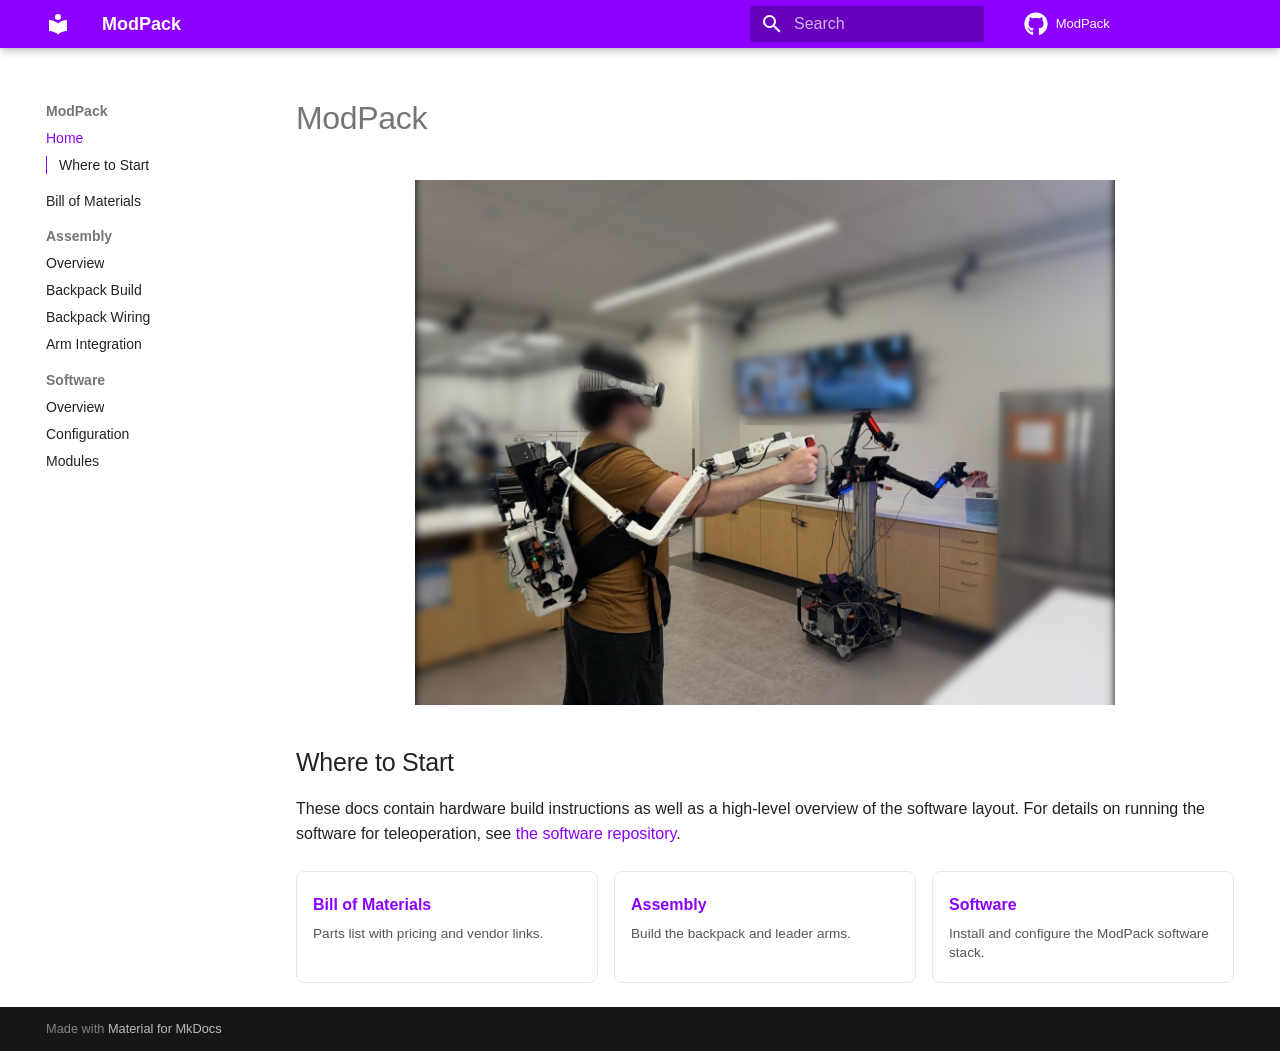
<file: docs/index.html>
<!doctype html>
<html lang="en" class="no-js">
  <head>
    
      <meta charset="utf-8">
      <meta name="viewport" content="width=device-width,initial-scale=1">
      
        <meta name="description" content="Build and use ModPack: bill of materials, assembly guides, and software setup for the open-source robot teleoperation backpack.">
      
      
      
        <link rel="canonical" href="https://modpackteleoperation.github.io/docs/">
      
      
      
        <link rel="next" href="bom/">
      
      
      <link rel="icon" href="assets/images/favicon.png">
      <meta name="generator" content="mkdocs-1.6.1, mkdocs-material-9.5.49">
    
    
      
        <title>ModPack</title>
      
    
    
      <link rel="stylesheet" href="assets/stylesheets/main.6f8fc17f.min.css">
      
        
        <link rel="stylesheet" href="assets/stylesheets/palette.06af60db.min.css">
      
      


    
    
      
    
    
      
    
    
      <link rel="stylesheet" href="stylesheets/extra.css">
    
    <script>__md_scope=new URL(".",location),__md_hash=e=>[...e].reduce(((e,_)=>(e<<5)-e+_.charCodeAt(0)),0),__md_get=(e,_=localStorage,t=__md_scope)=>JSON.parse(_.getItem(t.pathname+"."+e)),__md_set=(e,_,t=localStorage,a=__md_scope)=>{try{t.setItem(a.pathname+"."+e,JSON.stringify(_))}catch(e){}}</script>
    
      

    
    
    
  <script type="importmap">
  {
    "imports": {
      "three": "/assets/vendor/three/three.module.js",
      "three/addons/": "/assets/vendor/three/addons/"
    }
  }
  </script>

  </head>
  
  
    
    
    
    
    
    <body dir="ltr" data-md-color-scheme="default" data-md-color-primary="custom" data-md-color-accent="indigo">
  
    
    <input class="md-toggle" data-md-toggle="drawer" type="checkbox" id="__drawer" autocomplete="off">
    <input class="md-toggle" data-md-toggle="search" type="checkbox" id="__search" autocomplete="off">
    <label class="md-overlay" for="__drawer"></label>
    <div data-md-component="skip">
      
        
        <a href="#modpack" class="md-skip">
          Skip to content
        </a>
      
    </div>
    <div data-md-component="announce">
      
    </div>
    
    
      

  

<header class="md-header md-header--shadow" data-md-component="header">
  <nav class="md-header__inner md-grid" aria-label="Header">
    <a href="." title="ModPack" class="md-header__button md-logo" aria-label="ModPack" data-md-component="logo">
      
  
  <svg xmlns="http://www.w3.org/2000/svg" viewBox="0 0 24 24"><path d="M12 8a3 3 0 0 0 3-3 3 3 0 0 0-3-3 3 3 0 0 0-3 3 3 3 0 0 0 3 3m0 3.54C9.64 9.35 6.5 8 3 8v11c3.5 0 6.64 1.35 9 3.54 2.36-2.19 5.5-3.54 9-3.54V8c-3.5 0-6.64 1.35-9 3.54"/></svg>

    </a>
    <label class="md-header__button md-icon" for="__drawer">
      
      <svg xmlns="http://www.w3.org/2000/svg" viewBox="0 0 24 24"><path d="M3 6h18v2H3zm0 5h18v2H3zm0 5h18v2H3z"/></svg>
    </label>
    <div class="md-header__title" data-md-component="header-title">
      <div class="md-header__ellipsis">
        <div class="md-header__topic">
          <span class="md-ellipsis">
            ModPack
          </span>
        </div>
        <div class="md-header__topic" data-md-component="header-topic">
          <span class="md-ellipsis">
            
              Home
            
          </span>
        </div>
      </div>
    </div>
    
      
    
    
    
    
      <label class="md-header__button md-icon" for="__search">
        
        <svg xmlns="http://www.w3.org/2000/svg" viewBox="0 0 24 24"><path d="M9.5 3A6.5 6.5 0 0 1 16 9.5c0 1.61-.59 3.09-1.56 4.23l.27.27h.79l5 5-1.5 1.5-5-5v-.79l-.27-.27A6.52 6.52 0 0 1 9.5 16 6.5 6.5 0 0 1 3 9.5 6.5 6.5 0 0 1 9.5 3m0 2C7 5 5 7 5 9.5S7 14 9.5 14 14 12 14 9.5 12 5 9.5 5"/></svg>
      </label>
      <div class="md-search" data-md-component="search" role="dialog">
  <label class="md-search__overlay" for="__search"></label>
  <div class="md-search__inner" role="search">
    <form class="md-search__form" name="search">
      <input type="text" class="md-search__input" name="query" aria-label="Search" placeholder="Search" autocapitalize="off" autocorrect="off" autocomplete="off" spellcheck="false" data-md-component="search-query" required>
      <label class="md-search__icon md-icon" for="__search">
        
        <svg xmlns="http://www.w3.org/2000/svg" viewBox="0 0 24 24"><path d="M9.5 3A6.5 6.5 0 0 1 16 9.5c0 1.61-.59 3.09-1.56 4.23l.27.27h.79l5 5-1.5 1.5-5-5v-.79l-.27-.27A6.52 6.52 0 0 1 9.5 16 6.5 6.5 0 0 1 3 9.5 6.5 6.5 0 0 1 9.5 3m0 2C7 5 5 7 5 9.5S7 14 9.5 14 14 12 14 9.5 12 5 9.5 5"/></svg>
        
        <svg xmlns="http://www.w3.org/2000/svg" viewBox="0 0 24 24"><path d="M20 11v2H8l5.5 5.5-1.42 1.42L4.16 12l7.92-7.92L13.5 5.5 8 11z"/></svg>
      </label>
      <nav class="md-search__options" aria-label="Search">
        
        <button type="reset" class="md-search__icon md-icon" title="Clear" aria-label="Clear" tabindex="-1">
          
          <svg xmlns="http://www.w3.org/2000/svg" viewBox="0 0 24 24"><path d="M19 6.41 17.59 5 12 10.59 6.41 5 5 6.41 10.59 12 5 17.59 6.41 19 12 13.41 17.59 19 19 17.59 13.41 12z"/></svg>
        </button>
      </nav>
      
        <div class="md-search__suggest" data-md-component="search-suggest"></div>
      
    </form>
    <div class="md-search__output">
      <div class="md-search__scrollwrap" tabindex="0" data-md-scrollfix>
        <div class="md-search-result" data-md-component="search-result">
          <div class="md-search-result__meta">
            Initializing search
          </div>
          <ol class="md-search-result__list" role="presentation"></ol>
        </div>
      </div>
    </div>
  </div>
</div>
    
    
      <div class="md-header__source">
        <a href="https://github.com/modpackteleoperation/modpack" title="Go to repository" class="md-source" data-md-component="source">
  <div class="md-source__icon md-icon">
    
    <svg xmlns="http://www.w3.org/2000/svg" viewBox="0 0 496 512"><!--! Font Awesome Free 6.7.1 by @fontawesome - https://fontawesome.com License - https://fontawesome.com/license/free (Icons: CC BY 4.0, Fonts: SIL OFL 1.1, Code: MIT License) Copyright 2024 Fonticons, Inc.--><path d="M165.9 397.4c0 2-2.3 3.6-5.2 3.6-3.3.3-5.6-1.3-5.6-3.6 0-2 2.3-3.6 5.2-3.6 3-.3 5.6 1.3 5.6 3.6m-31.1-4.5c-.7 2 1.3 4.3 4.3 4.9 2.6 1 5.6 0 6.2-2s-1.3-4.3-4.3-5.2c-2.6-.7-5.5.3-6.2 2.3m44.2-1.7c-2.9.7-4.9 2.6-4.6 4.9.3 2 2.9 3.3 5.9 2.6 2.9-.7 4.9-2.6 4.6-4.6-.3-1.9-3-3.2-5.9-2.9M244.8 8C106.1 8 0 113.3 0 252c0 110.9 69.8 205.8 169.5 239.2 12.8 2.3 17.3-5.6 17.3-12.1 0-6.2-.3-40.4-.3-61.4 0 0-70 15-84.7-29.8 0 0-11.4-29.1-27.8-36.6 0 0-22.9-15.7 1.6-15.4 0 0 24.9 2 38.6 25.8 21.9 38.6 58.6 27.5 72.9 20.9 2.3-16 8.8-27.1 16-33.7-55.9-6.2-112.3-14.3-112.3-110.5 0-27.5 7.6-41.3 23.6-58.9-2.6-6.5-11.1-33.3 2.6-67.9 20.9-6.5 69 27 69 27 20-5.6 41.5-8.5 62.8-8.5s42.8 2.9 62.8 8.5c0 0 48.1-33.6 69-27 13.7 34.7 5.2 61.4 2.6 67.9 16 17.7 25.8 31.5 25.8 58.9 0 96.5-58.9 104.2-114.8 110.5 9.2 7.9 17 22.9 17 46.4 0 33.7-.3 75.4-.3 83.6 0 6.5 4.6 14.4 17.3 12.1C428.2 457.8 496 362.9 496 252 496 113.3 383.5 8 244.8 8M97.2 352.9c-1.3 1-1 3.3.7 5.2 1.6 1.6 3.9 2.3 5.2 1 1.3-1 1-3.3-.7-5.2-1.6-1.6-3.9-2.3-5.2-1m-10.8-8.1c-.7 1.3.3 2.9 2.3 3.9 1.6 1 3.6.7 4.3-.7.7-1.3-.3-2.9-2.3-3.9-2-.6-3.6-.3-4.3.7m32.4 35.6c-1.6 1.3-1 4.3 1.3 6.2 2.3 2.3 5.2 2.6 6.5 1 1.3-1.3.7-4.3-1.3-6.2-2.2-2.3-5.2-2.6-6.5-1m-11.4-14.7c-1.6 1-1.6 3.6 0 5.9s4.3 3.3 5.6 2.3c1.6-1.3 1.6-3.9 0-6.2-1.4-2.3-4-3.3-5.6-2"/></svg>
  </div>
  <div class="md-source__repository">
    ModPack
  </div>
</a>
      </div>
    
  </nav>
  
</header>
    
    <div class="md-container" data-md-component="container">
      
      
        
          
        
      
      <main class="md-main" data-md-component="main">
        <div class="md-main__inner md-grid">
          
            
              
              <div class="md-sidebar md-sidebar--primary" data-md-component="sidebar" data-md-type="navigation" >
                <div class="md-sidebar__scrollwrap">
                  <div class="md-sidebar__inner">
                    



  

<nav class="md-nav md-nav--primary md-nav--integrated" aria-label="Navigation" data-md-level="0">
  <label class="md-nav__title" for="__drawer">
    <a href="." title="ModPack" class="md-nav__button md-logo" aria-label="ModPack" data-md-component="logo">
      
  
  <svg xmlns="http://www.w3.org/2000/svg" viewBox="0 0 24 24"><path d="M12 8a3 3 0 0 0 3-3 3 3 0 0 0-3-3 3 3 0 0 0-3 3 3 3 0 0 0 3 3m0 3.54C9.64 9.35 6.5 8 3 8v11c3.5 0 6.64 1.35 9 3.54 2.36-2.19 5.5-3.54 9-3.54V8c-3.5 0-6.64 1.35-9 3.54"/></svg>

    </a>
    ModPack
  </label>
  
    <div class="md-nav__source">
      <a href="https://github.com/modpackteleoperation/modpack" title="Go to repository" class="md-source" data-md-component="source">
  <div class="md-source__icon md-icon">
    
    <svg xmlns="http://www.w3.org/2000/svg" viewBox="0 0 496 512"><!--! Font Awesome Free 6.7.1 by @fontawesome - https://fontawesome.com License - https://fontawesome.com/license/free (Icons: CC BY 4.0, Fonts: SIL OFL 1.1, Code: MIT License) Copyright 2024 Fonticons, Inc.--><path d="M165.9 397.4c0 2-2.3 3.6-5.2 3.6-3.3.3-5.6-1.3-5.6-3.6 0-2 2.3-3.6 5.2-3.6 3-.3 5.6 1.3 5.6 3.6m-31.1-4.5c-.7 2 1.3 4.3 4.3 4.9 2.6 1 5.6 0 6.2-2s-1.3-4.3-4.3-5.2c-2.6-.7-5.5.3-6.2 2.3m44.2-1.7c-2.9.7-4.9 2.6-4.6 4.9.3 2 2.9 3.3 5.9 2.6 2.9-.7 4.9-2.6 4.6-4.6-.3-1.9-3-3.2-5.9-2.9M244.8 8C106.1 8 0 113.3 0 252c0 110.9 69.8 205.8 169.5 239.2 12.8 2.3 17.3-5.6 17.3-12.1 0-6.2-.3-40.4-.3-61.4 0 0-70 15-84.7-29.8 0 0-11.4-29.1-27.8-36.6 0 0-22.9-15.7 1.6-15.4 0 0 24.9 2 38.6 25.8 21.9 38.6 58.6 27.5 72.9 20.9 2.3-16 8.8-27.1 16-33.7-55.9-6.2-112.3-14.3-112.3-110.5 0-27.5 7.6-41.3 23.6-58.9-2.6-6.5-11.1-33.3 2.6-67.9 20.9-6.5 69 27 69 27 20-5.6 41.5-8.5 62.8-8.5s42.8 2.9 62.8 8.5c0 0 48.1-33.6 69-27 13.7 34.7 5.2 61.4 2.6 67.9 16 17.7 25.8 31.5 25.8 58.9 0 96.5-58.9 104.2-114.8 110.5 9.2 7.9 17 22.9 17 46.4 0 33.7-.3 75.4-.3 83.6 0 6.5 4.6 14.4 17.3 12.1C428.2 457.8 496 362.9 496 252 496 113.3 383.5 8 244.8 8M97.2 352.9c-1.3 1-1 3.3.7 5.2 1.6 1.6 3.9 2.3 5.2 1 1.3-1 1-3.3-.7-5.2-1.6-1.6-3.9-2.3-5.2-1m-10.8-8.1c-.7 1.3.3 2.9 2.3 3.9 1.6 1 3.6.7 4.3-.7.7-1.3-.3-2.9-2.3-3.9-2-.6-3.6-.3-4.3.7m32.4 35.6c-1.6 1.3-1 4.3 1.3 6.2 2.3 2.3 5.2 2.6 6.5 1 1.3-1.3.7-4.3-1.3-6.2-2.2-2.3-5.2-2.6-6.5-1m-11.4-14.7c-1.6 1-1.6 3.6 0 5.9s4.3 3.3 5.6 2.3c1.6-1.3 1.6-3.9 0-6.2-1.4-2.3-4-3.3-5.6-2"/></svg>
  </div>
  <div class="md-source__repository">
    ModPack
  </div>
</a>
    </div>
  
  <ul class="md-nav__list" data-md-scrollfix>
    
      
      
  
  
    
  
  
  
    <li class="md-nav__item md-nav__item--active">
      
      <input class="md-nav__toggle md-toggle" type="checkbox" id="__toc">
      
      
        
      
      
        <label class="md-nav__link md-nav__link--active" for="__toc">
          
  
  <span class="md-ellipsis">
    Home
  </span>
  

          <span class="md-nav__icon md-icon"></span>
        </label>
      
      <a href="." class="md-nav__link md-nav__link--active">
        
  
  <span class="md-ellipsis">
    Home
  </span>
  

      </a>
      
        

<nav class="md-nav md-nav--secondary" aria-label="Table of contents">
  
  
  
    
  
  
    <label class="md-nav__title" for="__toc">
      <span class="md-nav__icon md-icon"></span>
      Table of contents
    </label>
    <ul class="md-nav__list" data-md-component="toc" data-md-scrollfix>
      
        <li class="md-nav__item">
  <a href="#where-to-start" class="md-nav__link">
    <span class="md-ellipsis">
      Where to Start
    </span>
  </a>
  
</li>
      
    </ul>
  
</nav>
      
    </li>
  

    
      
      
  
  
  
  
    <li class="md-nav__item">
      <a href="bom/" class="md-nav__link">
        
  
  <span class="md-ellipsis">
    Bill of Materials
  </span>
  

      </a>
    </li>
  

    
      
      
  
  
  
  
    
    
    
      
        
        
      
    
    
    <li class="md-nav__item md-nav__item--section md-nav__item--nested">
      
        
        
        <input class="md-nav__toggle md-toggle " type="checkbox" id="__nav_3" >
        
          
          <label class="md-nav__link" for="__nav_3" id="__nav_3_label" tabindex="">
            
  
  <span class="md-ellipsis">
    Assembly
  </span>
  

            <span class="md-nav__icon md-icon"></span>
          </label>
        
        <nav class="md-nav" data-md-level="1" aria-labelledby="__nav_3_label" aria-expanded="false">
          <label class="md-nav__title" for="__nav_3">
            <span class="md-nav__icon md-icon"></span>
            Assembly
          </label>
          <ul class="md-nav__list" data-md-scrollfix>
            
              
                
  
  
  
  
    <li class="md-nav__item">
      <a href="assembly/" class="md-nav__link">
        
  
  <span class="md-ellipsis">
    Overview
  </span>
  

      </a>
    </li>
  

              
            
              
                
  
  
  
  
    <li class="md-nav__item">
      <a href="assembly/backpack/" class="md-nav__link">
        
  
  <span class="md-ellipsis">
    Backpack Build
  </span>
  

      </a>
    </li>
  

              
            
              
                
  
  
  
  
    <li class="md-nav__item">
      <a href="assembly/wiring/" class="md-nav__link">
        
  
  <span class="md-ellipsis">
    Backpack Wiring
  </span>
  

      </a>
    </li>
  

              
            
              
                
  
  
  
  
    <li class="md-nav__item">
      <a href="assembly/arms/" class="md-nav__link">
        
  
  <span class="md-ellipsis">
    Arm Integration
  </span>
  

      </a>
    </li>
  

              
            
          </ul>
        </nav>
      
    </li>
  

    
      
      
  
  
  
  
    
    
    
      
        
        
      
    
    
    <li class="md-nav__item md-nav__item--section md-nav__item--nested">
      
        
        
        <input class="md-nav__toggle md-toggle " type="checkbox" id="__nav_4" >
        
          
          <label class="md-nav__link" for="__nav_4" id="__nav_4_label" tabindex="">
            
  
  <span class="md-ellipsis">
    Software
  </span>
  

            <span class="md-nav__icon md-icon"></span>
          </label>
        
        <nav class="md-nav" data-md-level="1" aria-labelledby="__nav_4_label" aria-expanded="false">
          <label class="md-nav__title" for="__nav_4">
            <span class="md-nav__icon md-icon"></span>
            Software
          </label>
          <ul class="md-nav__list" data-md-scrollfix>
            
              
                
  
  
  
  
    <li class="md-nav__item">
      <a href="software/" class="md-nav__link">
        
  
  <span class="md-ellipsis">
    Overview
  </span>
  

      </a>
    </li>
  

              
            
              
                
  
  
  
  
    <li class="md-nav__item">
      <a href="software/configuration/" class="md-nav__link">
        
  
  <span class="md-ellipsis">
    Configuration
  </span>
  

      </a>
    </li>
  

              
            
              
                
  
  
  
  
    <li class="md-nav__item">
      <a href="software/modules/" class="md-nav__link">
        
  
  <span class="md-ellipsis">
    Modules
  </span>
  

      </a>
    </li>
  

              
            
          </ul>
        </nav>
      
    </li>
  

    
  </ul>
</nav>
                  </div>
                </div>
              </div>
            
            
          
          
            <div class="md-content" data-md-component="content">
              <article class="md-content__inner md-typeset">
                
                  


<h1 id="modpack">ModPack</h1>
<p><img alt="ModPack" class="center" src="images/arms_teleop_photo.jpg" width="700" /></p>
<h2 id="where-to-start">Where to Start</h2>
<p>These docs contain hardware build instructions as well as a high-level overview of the software layout. For details on running the software for teleoperation, see <a href="https://github.com/modpackteleoperation/modpack">the software repository</a>.</p>
<div class="nav-cards">
  <a class="nav-card" href="bom/">
    <span class="nav-card-title">Bill of Materials</span>
    <span class="nav-card-desc">Parts list with pricing and vendor links.</span>
  </a>
  <a class="nav-card" href="assembly/">
    <span class="nav-card-title">Assembly</span>
    <span class="nav-card-desc">Build the backpack and leader arms.</span>
  </a>
  <a class="nav-card" href="software/">
    <span class="nav-card-title">Software</span>
    <span class="nav-card-desc">Install and configure the ModPack software stack.</span>
  </a>
</div>







  
  






                
              </article>
            </div>
          
          
<script>var target=document.getElementById(location.hash.slice(1));target&&target.name&&(target.checked=target.name.startsWith("__tabbed_"))</script>
        </div>
        
          <button type="button" class="md-top md-icon" data-md-component="top" hidden>
  
  <svg xmlns="http://www.w3.org/2000/svg" viewBox="0 0 24 24"><path d="M13 20h-2V8l-5.5 5.5-1.42-1.42L12 4.16l7.92 7.92-1.42 1.42L13 8z"/></svg>
  Back to top
</button>
        
      </main>
      
        <footer class="md-footer">
  
  <div class="md-footer-meta md-typeset">
    <div class="md-footer-meta__inner md-grid">
      <div class="md-copyright">
  
  
    Made with
    <a href="https://squidfunk.github.io/mkdocs-material/" target="_blank" rel="noopener">
      Material for MkDocs
    </a>
  
</div>
      
    </div>
  </div>
</footer>
      
    </div>
    <div class="md-dialog" data-md-component="dialog">
      <div class="md-dialog__inner md-typeset"></div>
    </div>
    
    
    <script id="__config" type="application/json">{"base": ".", "features": ["navigation.sections", "navigation.top", "toc.integrate", "search.suggest", "content.code.copy"], "search": "assets/javascripts/workers/search.6ce7567c.min.js", "translations": {"clipboard.copied": "Copied to clipboard", "clipboard.copy": "Copy to clipboard", "search.result.more.one": "1 more on this page", "search.result.more.other": "# more on this page", "search.result.none": "No matching documents", "search.result.one": "1 matching document", "search.result.other": "# matching documents", "search.result.placeholder": "Type to start searching", "search.result.term.missing": "Missing", "select.version": "Select version"}}</script>
    
    
  
      <script src="assets/javascripts/bundle.88dd0f4e.min.js"></script>
      
        <script src="javascripts/slideshow.js"></script>
      
        <script src="javascripts/mathjax.js"></script>
      
        <script src="javascripts/model-viewer.js"></script>
      
        <script src="/assets/vendor/mathjax/tex-mml-chtml.js"></script>
      
        <script src="/assets/vendor/mermaid.min.js"></script>
      
    
  <script>
    document.addEventListener("DOMContentLoaded", function () {
      var logo = document.querySelector(".md-header__button.md-logo");
      if (logo) {
        logo.href = "/";
        logo.title = "← Back to project page";
      }
      var title = document.querySelector(".md-header__title a");
      if (title) {
        title.href = "/";
        title.title = "← Back to project page";
      }
    });
  </script>

  </body>
</html>
</file>
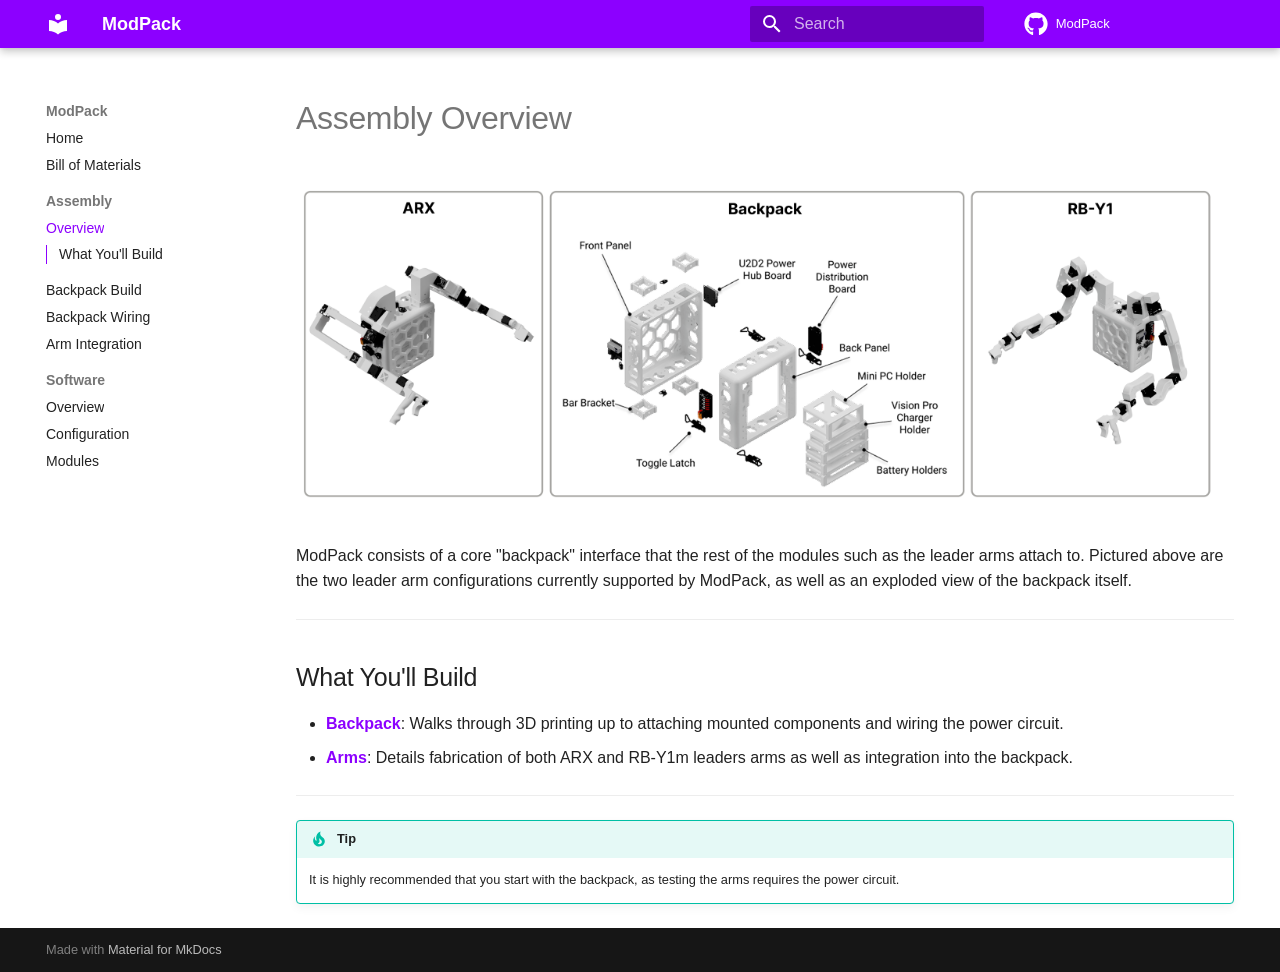
<file: docs/assembly/index.html>
<!doctype html>
<html lang="en" class="no-js">
  <head>
    
      <meta charset="utf-8">
      <meta name="viewport" content="width=device-width,initial-scale=1">
      
        <meta name="description" content="Step-by-step assembly guides for the ModPack backpack and leader arms, from 3D printing through wiring and integration.">
      
      
      
        <link rel="canonical" href="https://modpackteleoperation.github.io/docs/assembly/">
      
      
        <link rel="prev" href="../bom/">
      
      
        <link rel="next" href="backpack/">
      
      
      <link rel="icon" href="../assets/images/favicon.png">
      <meta name="generator" content="mkdocs-1.6.1, mkdocs-material-9.5.49">
    
    
      
        <title>Overview - ModPack</title>
      
    
    
      <link rel="stylesheet" href="../assets/stylesheets/main.6f8fc17f.min.css">
      
        
        <link rel="stylesheet" href="../assets/stylesheets/palette.06af60db.min.css">
      
      


    
    
      
    
    
      
    
    
      <link rel="stylesheet" href="../stylesheets/extra.css">
    
    <script>__md_scope=new URL("..",location),__md_hash=e=>[...e].reduce(((e,_)=>(e<<5)-e+_.charCodeAt(0)),0),__md_get=(e,_=localStorage,t=__md_scope)=>JSON.parse(_.getItem(t.pathname+"."+e)),__md_set=(e,_,t=localStorage,a=__md_scope)=>{try{t.setItem(a.pathname+"."+e,JSON.stringify(_))}catch(e){}}</script>
    
      

    
    
    
  <script type="importmap">
  {
    "imports": {
      "three": "/assets/vendor/three/three.module.js",
      "three/addons/": "/assets/vendor/three/addons/"
    }
  }
  </script>

  </head>
  
  
    
    
    
    
    
    <body dir="ltr" data-md-color-scheme="default" data-md-color-primary="custom" data-md-color-accent="indigo">
  
    
    <input class="md-toggle" data-md-toggle="drawer" type="checkbox" id="__drawer" autocomplete="off">
    <input class="md-toggle" data-md-toggle="search" type="checkbox" id="__search" autocomplete="off">
    <label class="md-overlay" for="__drawer"></label>
    <div data-md-component="skip">
      
        
        <a href="#assembly-overview" class="md-skip">
          Skip to content
        </a>
      
    </div>
    <div data-md-component="announce">
      
    </div>
    
    
      

  

<header class="md-header md-header--shadow" data-md-component="header">
  <nav class="md-header__inner md-grid" aria-label="Header">
    <a href=".." title="ModPack" class="md-header__button md-logo" aria-label="ModPack" data-md-component="logo">
      
  
  <svg xmlns="http://www.w3.org/2000/svg" viewBox="0 0 24 24"><path d="M12 8a3 3 0 0 0 3-3 3 3 0 0 0-3-3 3 3 0 0 0-3 3 3 3 0 0 0 3 3m0 3.54C9.64 9.35 6.5 8 3 8v11c3.5 0 6.64 1.35 9 3.54 2.36-2.19 5.5-3.54 9-3.54V8c-3.5 0-6.64 1.35-9 3.54"/></svg>

    </a>
    <label class="md-header__button md-icon" for="__drawer">
      
      <svg xmlns="http://www.w3.org/2000/svg" viewBox="0 0 24 24"><path d="M3 6h18v2H3zm0 5h18v2H3zm0 5h18v2H3z"/></svg>
    </label>
    <div class="md-header__title" data-md-component="header-title">
      <div class="md-header__ellipsis">
        <div class="md-header__topic">
          <span class="md-ellipsis">
            ModPack
          </span>
        </div>
        <div class="md-header__topic" data-md-component="header-topic">
          <span class="md-ellipsis">
            
              Overview
            
          </span>
        </div>
      </div>
    </div>
    
      
    
    
    
    
      <label class="md-header__button md-icon" for="__search">
        
        <svg xmlns="http://www.w3.org/2000/svg" viewBox="0 0 24 24"><path d="M9.5 3A6.5 6.5 0 0 1 16 9.5c0 1.61-.59 3.09-1.56 4.23l.27.27h.79l5 5-1.5 1.5-5-5v-.79l-.27-.27A6.52 6.52 0 0 1 9.5 16 6.5 6.5 0 0 1 3 9.5 6.5 6.5 0 0 1 9.5 3m0 2C7 5 5 7 5 9.5S7 14 9.5 14 14 12 14 9.5 12 5 9.5 5"/></svg>
      </label>
      <div class="md-search" data-md-component="search" role="dialog">
  <label class="md-search__overlay" for="__search"></label>
  <div class="md-search__inner" role="search">
    <form class="md-search__form" name="search">
      <input type="text" class="md-search__input" name="query" aria-label="Search" placeholder="Search" autocapitalize="off" autocorrect="off" autocomplete="off" spellcheck="false" data-md-component="search-query" required>
      <label class="md-search__icon md-icon" for="__search">
        
        <svg xmlns="http://www.w3.org/2000/svg" viewBox="0 0 24 24"><path d="M9.5 3A6.5 6.5 0 0 1 16 9.5c0 1.61-.59 3.09-1.56 4.23l.27.27h.79l5 5-1.5 1.5-5-5v-.79l-.27-.27A6.52 6.52 0 0 1 9.5 16 6.5 6.5 0 0 1 3 9.5 6.5 6.5 0 0 1 9.5 3m0 2C7 5 5 7 5 9.5S7 14 9.5 14 14 12 14 9.5 12 5 9.5 5"/></svg>
        
        <svg xmlns="http://www.w3.org/2000/svg" viewBox="0 0 24 24"><path d="M20 11v2H8l5.5 5.5-1.42 1.42L4.16 12l7.92-7.92L13.5 5.5 8 11z"/></svg>
      </label>
      <nav class="md-search__options" aria-label="Search">
        
        <button type="reset" class="md-search__icon md-icon" title="Clear" aria-label="Clear" tabindex="-1">
          
          <svg xmlns="http://www.w3.org/2000/svg" viewBox="0 0 24 24"><path d="M19 6.41 17.59 5 12 10.59 6.41 5 5 6.41 10.59 12 5 17.59 6.41 19 12 13.41 17.59 19 19 17.59 13.41 12z"/></svg>
        </button>
      </nav>
      
        <div class="md-search__suggest" data-md-component="search-suggest"></div>
      
    </form>
    <div class="md-search__output">
      <div class="md-search__scrollwrap" tabindex="0" data-md-scrollfix>
        <div class="md-search-result" data-md-component="search-result">
          <div class="md-search-result__meta">
            Initializing search
          </div>
          <ol class="md-search-result__list" role="presentation"></ol>
        </div>
      </div>
    </div>
  </div>
</div>
    
    
      <div class="md-header__source">
        <a href="https://github.com/modpackteleoperation/modpack" title="Go to repository" class="md-source" data-md-component="source">
  <div class="md-source__icon md-icon">
    
    <svg xmlns="http://www.w3.org/2000/svg" viewBox="0 0 496 512"><!--! Font Awesome Free 6.7.1 by @fontawesome - https://fontawesome.com License - https://fontawesome.com/license/free (Icons: CC BY 4.0, Fonts: SIL OFL 1.1, Code: MIT License) Copyright 2024 Fonticons, Inc.--><path d="M165.9 397.4c0 2-2.3 3.6-5.2 3.6-3.3.3-5.6-1.3-5.6-3.6 0-2 2.3-3.6 5.2-3.6 3-.3 5.6 1.3 5.6 3.6m-31.1-4.5c-.7 2 1.3 4.3 4.3 4.9 2.6 1 5.6 0 6.2-2s-1.3-4.3-4.3-5.2c-2.6-.7-5.5.3-6.2 2.3m44.2-1.7c-2.9.7-4.9 2.6-4.6 4.9.3 2 2.9 3.3 5.9 2.6 2.9-.7 4.9-2.6 4.6-4.6-.3-1.9-3-3.2-5.9-2.9M244.8 8C106.1 8 0 113.3 0 252c0 110.9 69.8 205.8 169.5 239.2 12.8 2.3 17.3-5.6 17.3-12.1 0-6.2-.3-40.4-.3-61.4 0 0-70 15-84.7-29.8 0 0-11.4-29.1-27.8-36.6 0 0-22.9-15.7 1.6-15.4 0 0 24.9 2 38.6 25.8 21.9 38.6 58.6 27.5 72.9 20.9 2.3-16 8.8-27.1 16-33.7-55.9-6.2-112.3-14.3-112.3-110.5 0-27.5 7.6-41.3 23.6-58.9-2.6-6.5-11.1-33.3 2.6-67.9 20.9-6.5 69 27 69 27 20-5.6 41.5-8.5 62.8-8.5s42.8 2.9 62.8 8.5c0 0 48.1-33.6 69-27 13.7 34.7 5.2 61.4 2.6 67.9 16 17.7 25.8 31.5 25.8 58.9 0 96.5-58.9 104.2-114.8 110.5 9.2 7.9 17 22.9 17 46.4 0 33.7-.3 75.4-.3 83.6 0 6.5 4.6 14.4 17.3 12.1C428.2 457.8 496 362.9 496 252 496 113.3 383.5 8 244.8 8M97.2 352.9c-1.3 1-1 3.3.7 5.2 1.6 1.6 3.9 2.3 5.2 1 1.3-1 1-3.3-.7-5.2-1.6-1.6-3.9-2.3-5.2-1m-10.8-8.1c-.7 1.3.3 2.9 2.3 3.9 1.6 1 3.6.7 4.3-.7.7-1.3-.3-2.9-2.3-3.9-2-.6-3.6-.3-4.3.7m32.4 35.6c-1.6 1.3-1 4.3 1.3 6.2 2.3 2.3 5.2 2.6 6.5 1 1.3-1.3.7-4.3-1.3-6.2-2.2-2.3-5.2-2.6-6.5-1m-11.4-14.7c-1.6 1-1.6 3.6 0 5.9s4.3 3.3 5.6 2.3c1.6-1.3 1.6-3.9 0-6.2-1.4-2.3-4-3.3-5.6-2"/></svg>
  </div>
  <div class="md-source__repository">
    ModPack
  </div>
</a>
      </div>
    
  </nav>
  
</header>
    
    <div class="md-container" data-md-component="container">
      
      
        
          
        
      
      <main class="md-main" data-md-component="main">
        <div class="md-main__inner md-grid">
          
            
              
              <div class="md-sidebar md-sidebar--primary" data-md-component="sidebar" data-md-type="navigation" >
                <div class="md-sidebar__scrollwrap">
                  <div class="md-sidebar__inner">
                    



  

<nav class="md-nav md-nav--primary md-nav--integrated" aria-label="Navigation" data-md-level="0">
  <label class="md-nav__title" for="__drawer">
    <a href=".." title="ModPack" class="md-nav__button md-logo" aria-label="ModPack" data-md-component="logo">
      
  
  <svg xmlns="http://www.w3.org/2000/svg" viewBox="0 0 24 24"><path d="M12 8a3 3 0 0 0 3-3 3 3 0 0 0-3-3 3 3 0 0 0-3 3 3 3 0 0 0 3 3m0 3.54C9.64 9.35 6.5 8 3 8v11c3.5 0 6.64 1.35 9 3.54 2.36-2.19 5.5-3.54 9-3.54V8c-3.5 0-6.64 1.35-9 3.54"/></svg>

    </a>
    ModPack
  </label>
  
    <div class="md-nav__source">
      <a href="https://github.com/modpackteleoperation/modpack" title="Go to repository" class="md-source" data-md-component="source">
  <div class="md-source__icon md-icon">
    
    <svg xmlns="http://www.w3.org/2000/svg" viewBox="0 0 496 512"><!--! Font Awesome Free 6.7.1 by @fontawesome - https://fontawesome.com License - https://fontawesome.com/license/free (Icons: CC BY 4.0, Fonts: SIL OFL 1.1, Code: MIT License) Copyright 2024 Fonticons, Inc.--><path d="M165.9 397.4c0 2-2.3 3.6-5.2 3.6-3.3.3-5.6-1.3-5.6-3.6 0-2 2.3-3.6 5.2-3.6 3-.3 5.6 1.3 5.6 3.6m-31.1-4.5c-.7 2 1.3 4.3 4.3 4.9 2.6 1 5.6 0 6.2-2s-1.3-4.3-4.3-5.2c-2.6-.7-5.5.3-6.2 2.3m44.2-1.7c-2.9.7-4.9 2.6-4.6 4.9.3 2 2.9 3.3 5.9 2.6 2.9-.7 4.9-2.6 4.6-4.6-.3-1.9-3-3.2-5.9-2.9M244.8 8C106.1 8 0 113.3 0 252c0 110.9 69.8 205.8 169.5 239.2 12.8 2.3 17.3-5.6 17.3-12.1 0-6.2-.3-40.4-.3-61.4 0 0-70 15-84.7-29.8 0 0-11.4-29.1-27.8-36.6 0 0-22.9-15.7 1.6-15.4 0 0 24.9 2 38.6 25.8 21.9 38.6 58.6 27.5 72.9 20.9 2.3-16 8.8-27.1 16-33.7-55.9-6.2-112.3-14.3-112.3-110.5 0-27.5 7.6-41.3 23.6-58.9-2.6-6.5-11.1-33.3 2.6-67.9 20.9-6.5 69 27 69 27 20-5.6 41.5-8.5 62.8-8.5s42.8 2.9 62.8 8.5c0 0 48.1-33.6 69-27 13.7 34.7 5.2 61.4 2.6 67.9 16 17.7 25.8 31.5 25.8 58.9 0 96.5-58.9 104.2-114.8 110.5 9.2 7.9 17 22.9 17 46.4 0 33.7-.3 75.4-.3 83.6 0 6.5 4.6 14.4 17.3 12.1C428.2 457.8 496 362.9 496 252 496 113.3 383.5 8 244.8 8M97.2 352.9c-1.3 1-1 3.3.7 5.2 1.6 1.6 3.9 2.3 5.2 1 1.3-1 1-3.3-.7-5.2-1.6-1.6-3.9-2.3-5.2-1m-10.8-8.1c-.7 1.3.3 2.9 2.3 3.9 1.6 1 3.6.7 4.3-.7.7-1.3-.3-2.9-2.3-3.9-2-.6-3.6-.3-4.3.7m32.4 35.6c-1.6 1.3-1 4.3 1.3 6.2 2.3 2.3 5.2 2.6 6.5 1 1.3-1.3.7-4.3-1.3-6.2-2.2-2.3-5.2-2.6-6.5-1m-11.4-14.7c-1.6 1-1.6 3.6 0 5.9s4.3 3.3 5.6 2.3c1.6-1.3 1.6-3.9 0-6.2-1.4-2.3-4-3.3-5.6-2"/></svg>
  </div>
  <div class="md-source__repository">
    ModPack
  </div>
</a>
    </div>
  
  <ul class="md-nav__list" data-md-scrollfix>
    
      
      
  
  
  
  
    <li class="md-nav__item">
      <a href=".." class="md-nav__link">
        
  
  <span class="md-ellipsis">
    Home
  </span>
  

      </a>
    </li>
  

    
      
      
  
  
  
  
    <li class="md-nav__item">
      <a href="../bom/" class="md-nav__link">
        
  
  <span class="md-ellipsis">
    Bill of Materials
  </span>
  

      </a>
    </li>
  

    
      
      
  
  
    
  
  
  
    
    
    
      
        
        
      
    
    
    <li class="md-nav__item md-nav__item--active md-nav__item--section md-nav__item--nested">
      
        
        
        <input class="md-nav__toggle md-toggle " type="checkbox" id="__nav_3" checked>
        
          
          <label class="md-nav__link" for="__nav_3" id="__nav_3_label" tabindex="">
            
  
  <span class="md-ellipsis">
    Assembly
  </span>
  

            <span class="md-nav__icon md-icon"></span>
          </label>
        
        <nav class="md-nav" data-md-level="1" aria-labelledby="__nav_3_label" aria-expanded="true">
          <label class="md-nav__title" for="__nav_3">
            <span class="md-nav__icon md-icon"></span>
            Assembly
          </label>
          <ul class="md-nav__list" data-md-scrollfix>
            
              
                
  
  
    
  
  
  
    <li class="md-nav__item md-nav__item--active">
      
      <input class="md-nav__toggle md-toggle" type="checkbox" id="__toc">
      
      
        
      
      
        <label class="md-nav__link md-nav__link--active" for="__toc">
          
  
  <span class="md-ellipsis">
    Overview
  </span>
  

          <span class="md-nav__icon md-icon"></span>
        </label>
      
      <a href="./" class="md-nav__link md-nav__link--active">
        
  
  <span class="md-ellipsis">
    Overview
  </span>
  

      </a>
      
        

<nav class="md-nav md-nav--secondary" aria-label="Table of contents">
  
  
  
    
  
  
    <label class="md-nav__title" for="__toc">
      <span class="md-nav__icon md-icon"></span>
      Table of contents
    </label>
    <ul class="md-nav__list" data-md-component="toc" data-md-scrollfix>
      
        <li class="md-nav__item">
  <a href="#what-youll-build" class="md-nav__link">
    <span class="md-ellipsis">
      What You'll Build
    </span>
  </a>
  
</li>
      
    </ul>
  
</nav>
      
    </li>
  

              
            
              
                
  
  
  
  
    <li class="md-nav__item">
      <a href="backpack/" class="md-nav__link">
        
  
  <span class="md-ellipsis">
    Backpack Build
  </span>
  

      </a>
    </li>
  

              
            
              
                
  
  
  
  
    <li class="md-nav__item">
      <a href="wiring/" class="md-nav__link">
        
  
  <span class="md-ellipsis">
    Backpack Wiring
  </span>
  

      </a>
    </li>
  

              
            
              
                
  
  
  
  
    <li class="md-nav__item">
      <a href="arms/" class="md-nav__link">
        
  
  <span class="md-ellipsis">
    Arm Integration
  </span>
  

      </a>
    </li>
  

              
            
          </ul>
        </nav>
      
    </li>
  

    
      
      
  
  
  
  
    
    
    
      
        
        
      
    
    
    <li class="md-nav__item md-nav__item--section md-nav__item--nested">
      
        
        
        <input class="md-nav__toggle md-toggle " type="checkbox" id="__nav_4" >
        
          
          <label class="md-nav__link" for="__nav_4" id="__nav_4_label" tabindex="">
            
  
  <span class="md-ellipsis">
    Software
  </span>
  

            <span class="md-nav__icon md-icon"></span>
          </label>
        
        <nav class="md-nav" data-md-level="1" aria-labelledby="__nav_4_label" aria-expanded="false">
          <label class="md-nav__title" for="__nav_4">
            <span class="md-nav__icon md-icon"></span>
            Software
          </label>
          <ul class="md-nav__list" data-md-scrollfix>
            
              
                
  
  
  
  
    <li class="md-nav__item">
      <a href="../software/" class="md-nav__link">
        
  
  <span class="md-ellipsis">
    Overview
  </span>
  

      </a>
    </li>
  

              
            
              
                
  
  
  
  
    <li class="md-nav__item">
      <a href="../software/configuration/" class="md-nav__link">
        
  
  <span class="md-ellipsis">
    Configuration
  </span>
  

      </a>
    </li>
  

              
            
              
                
  
  
  
  
    <li class="md-nav__item">
      <a href="../software/modules/" class="md-nav__link">
        
  
  <span class="md-ellipsis">
    Modules
  </span>
  

      </a>
    </li>
  

              
            
          </ul>
        </nav>
      
    </li>
  

    
  </ul>
</nav>
                  </div>
                </div>
              </div>
            
            
          
          
            <div class="md-content" data-md-component="content">
              <article class="md-content__inner md-typeset">
                
                  


<h1 id="assembly-overview">Assembly Overview</h1>
<p><img alt="Assembly overview" src="../images/assembly_overview.png" /></p>
<p>ModPack consists of a core "backpack" interface that the rest of the modules such as the leader arms attach to. Pictured above are the two leader arm configurations currently supported by ModPack, as well as an exploded view of the backpack itself.</p>
<hr />
<h2 id="what-youll-build">What You'll Build</h2>
<ul>
<li><a href="backpack/"><strong>Backpack</strong></a>: Walks through 3D printing up to attaching mounted components and wiring the power circuit.</li>
<li><a href="arms/"><strong>Arms</strong></a>: Details fabrication of both ARX and RB-Y1m leaders arms as well as integration into the backpack.</li>
</ul>
<hr />
<div class="admonition tip">
<p class="admonition-title">Tip</p>
<p>It is highly recommended that you start with the backpack, as testing the arms requires the power circuit.</p>
</div>







  
  






                
              </article>
            </div>
          
          
<script>var target=document.getElementById(location.hash.slice(1));target&&target.name&&(target.checked=target.name.startsWith("__tabbed_"))</script>
        </div>
        
          <button type="button" class="md-top md-icon" data-md-component="top" hidden>
  
  <svg xmlns="http://www.w3.org/2000/svg" viewBox="0 0 24 24"><path d="M13 20h-2V8l-5.5 5.5-1.42-1.42L12 4.16l7.92 7.92-1.42 1.42L13 8z"/></svg>
  Back to top
</button>
        
      </main>
      
        <footer class="md-footer">
  
  <div class="md-footer-meta md-typeset">
    <div class="md-footer-meta__inner md-grid">
      <div class="md-copyright">
  
  
    Made with
    <a href="https://squidfunk.github.io/mkdocs-material/" target="_blank" rel="noopener">
      Material for MkDocs
    </a>
  
</div>
      
    </div>
  </div>
</footer>
      
    </div>
    <div class="md-dialog" data-md-component="dialog">
      <div class="md-dialog__inner md-typeset"></div>
    </div>
    
    
    <script id="__config" type="application/json">{"base": "..", "features": ["navigation.sections", "navigation.top", "toc.integrate", "search.suggest", "content.code.copy"], "search": "../assets/javascripts/workers/search.6ce7567c.min.js", "translations": {"clipboard.copied": "Copied to clipboard", "clipboard.copy": "Copy to clipboard", "search.result.more.one": "1 more on this page", "search.result.more.other": "# more on this page", "search.result.none": "No matching documents", "search.result.one": "1 matching document", "search.result.other": "# matching documents", "search.result.placeholder": "Type to start searching", "search.result.term.missing": "Missing", "select.version": "Select version"}}</script>
    
    
  
      <script src="../assets/javascripts/bundle.88dd0f4e.min.js"></script>
      
        <script src="../javascripts/slideshow.js"></script>
      
        <script src="../javascripts/mathjax.js"></script>
      
        <script src="../javascripts/model-viewer.js"></script>
      
        <script src="/assets/vendor/mathjax/tex-mml-chtml.js"></script>
      
        <script src="/assets/vendor/mermaid.min.js"></script>
      
    
  <script>
    document.addEventListener("DOMContentLoaded", function () {
      var logo = document.querySelector(".md-header__button.md-logo");
      if (logo) {
        logo.href = "/";
        logo.title = "← Back to project page";
      }
      var title = document.querySelector(".md-header__title a");
      if (title) {
        title.href = "/";
        title.title = "← Back to project page";
      }
    });
  </script>

  </body>
</html>
</file>
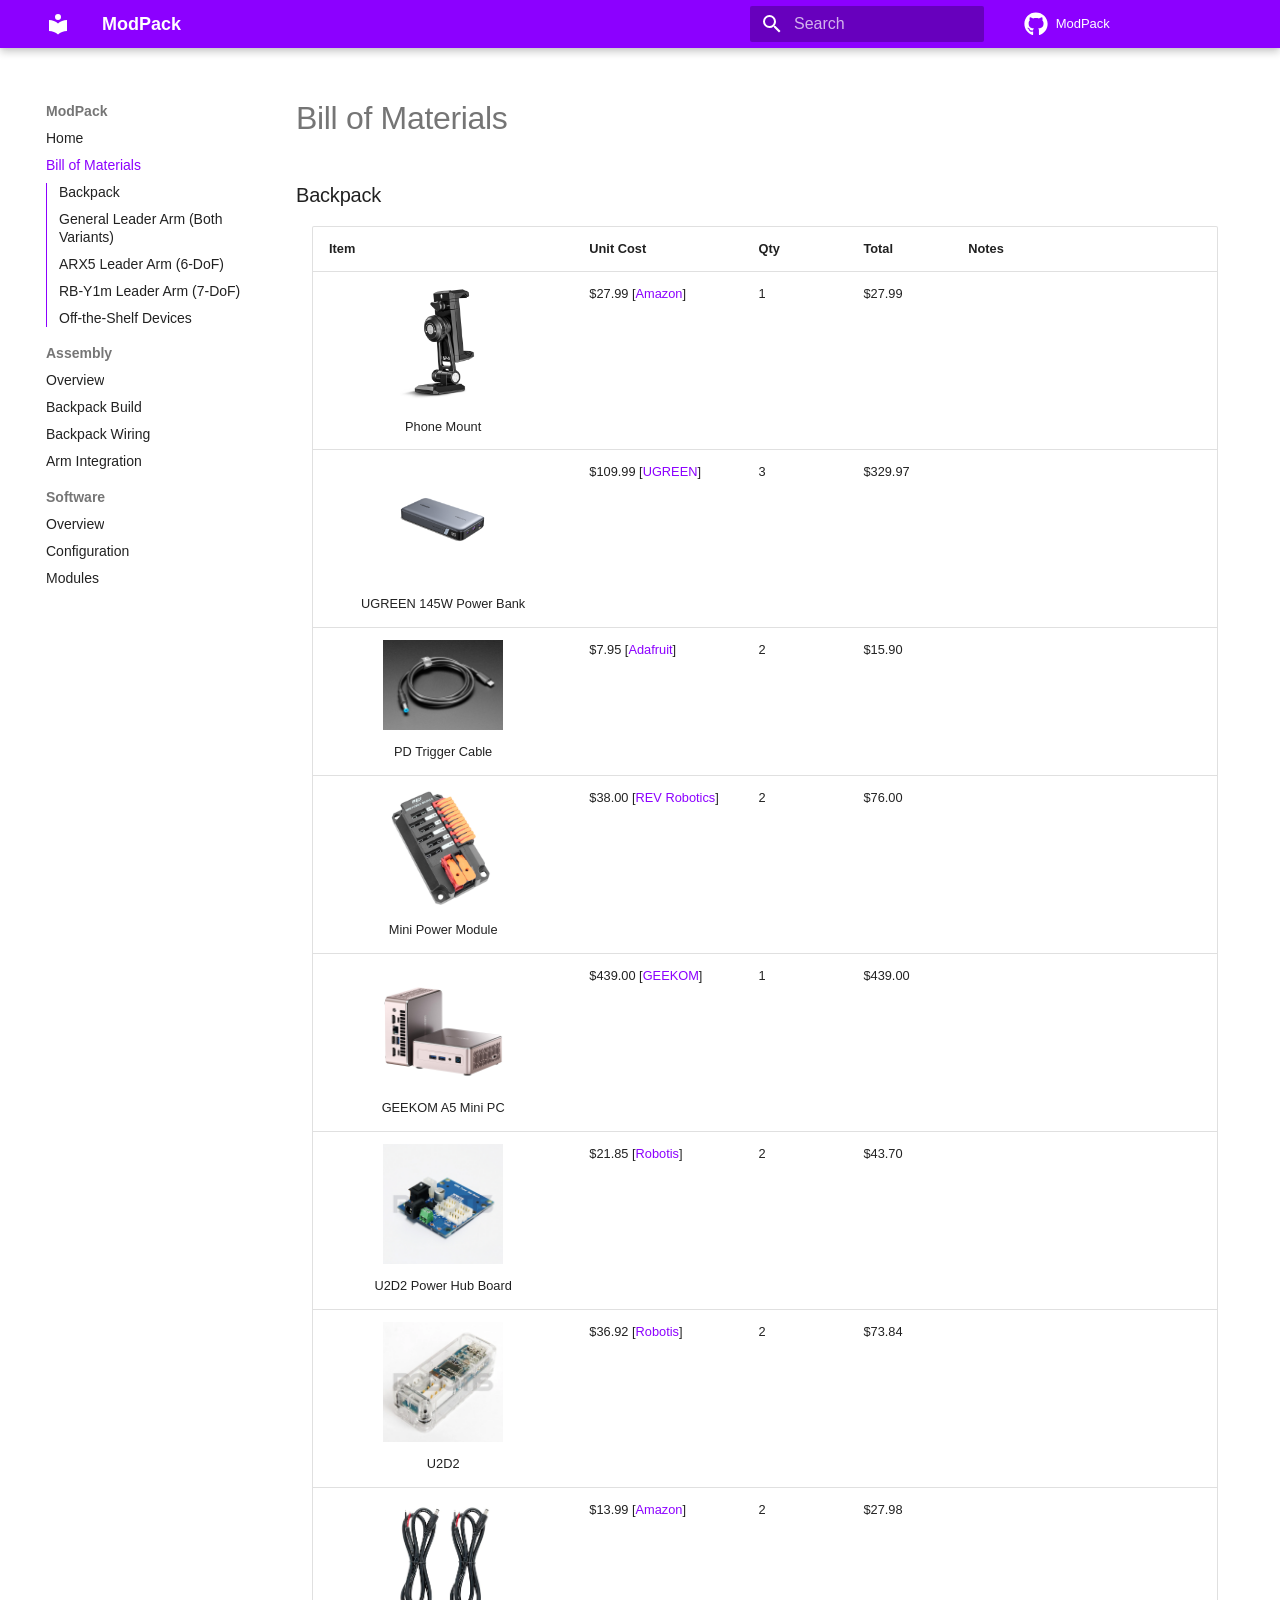
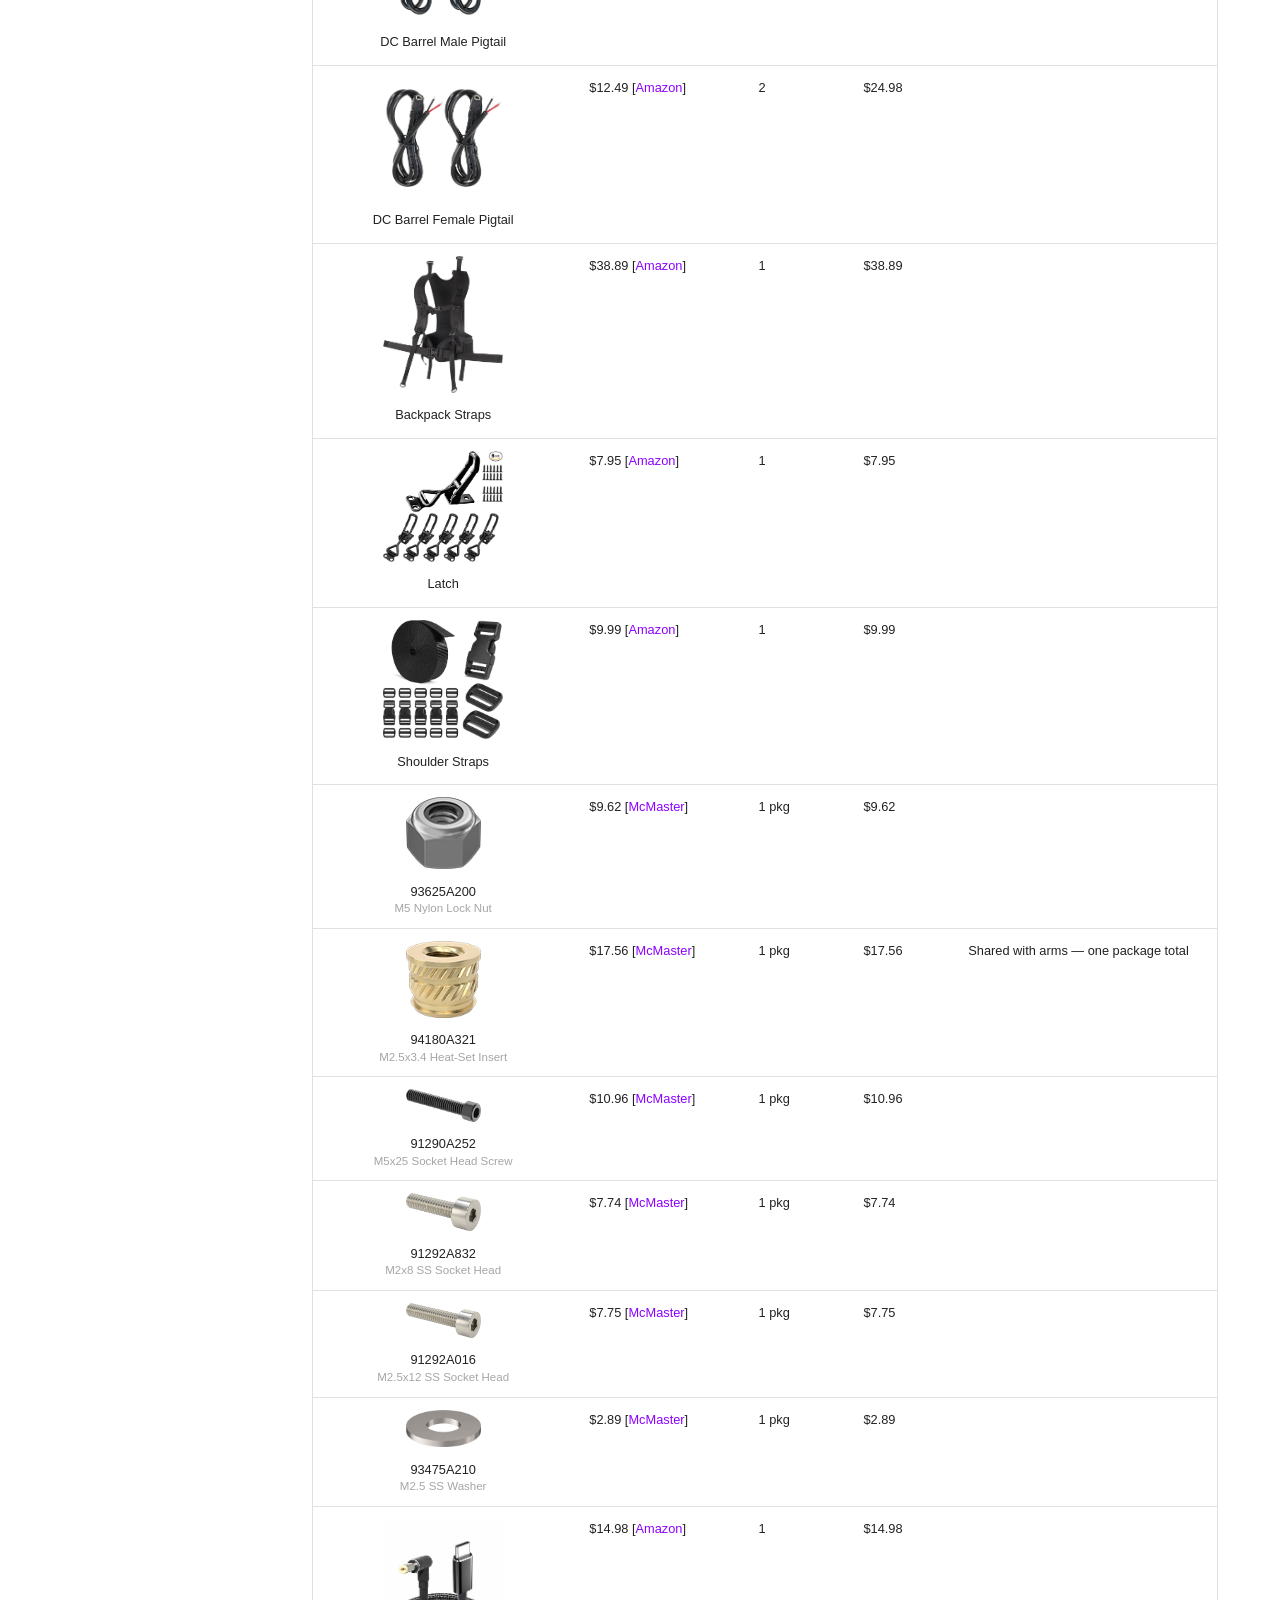
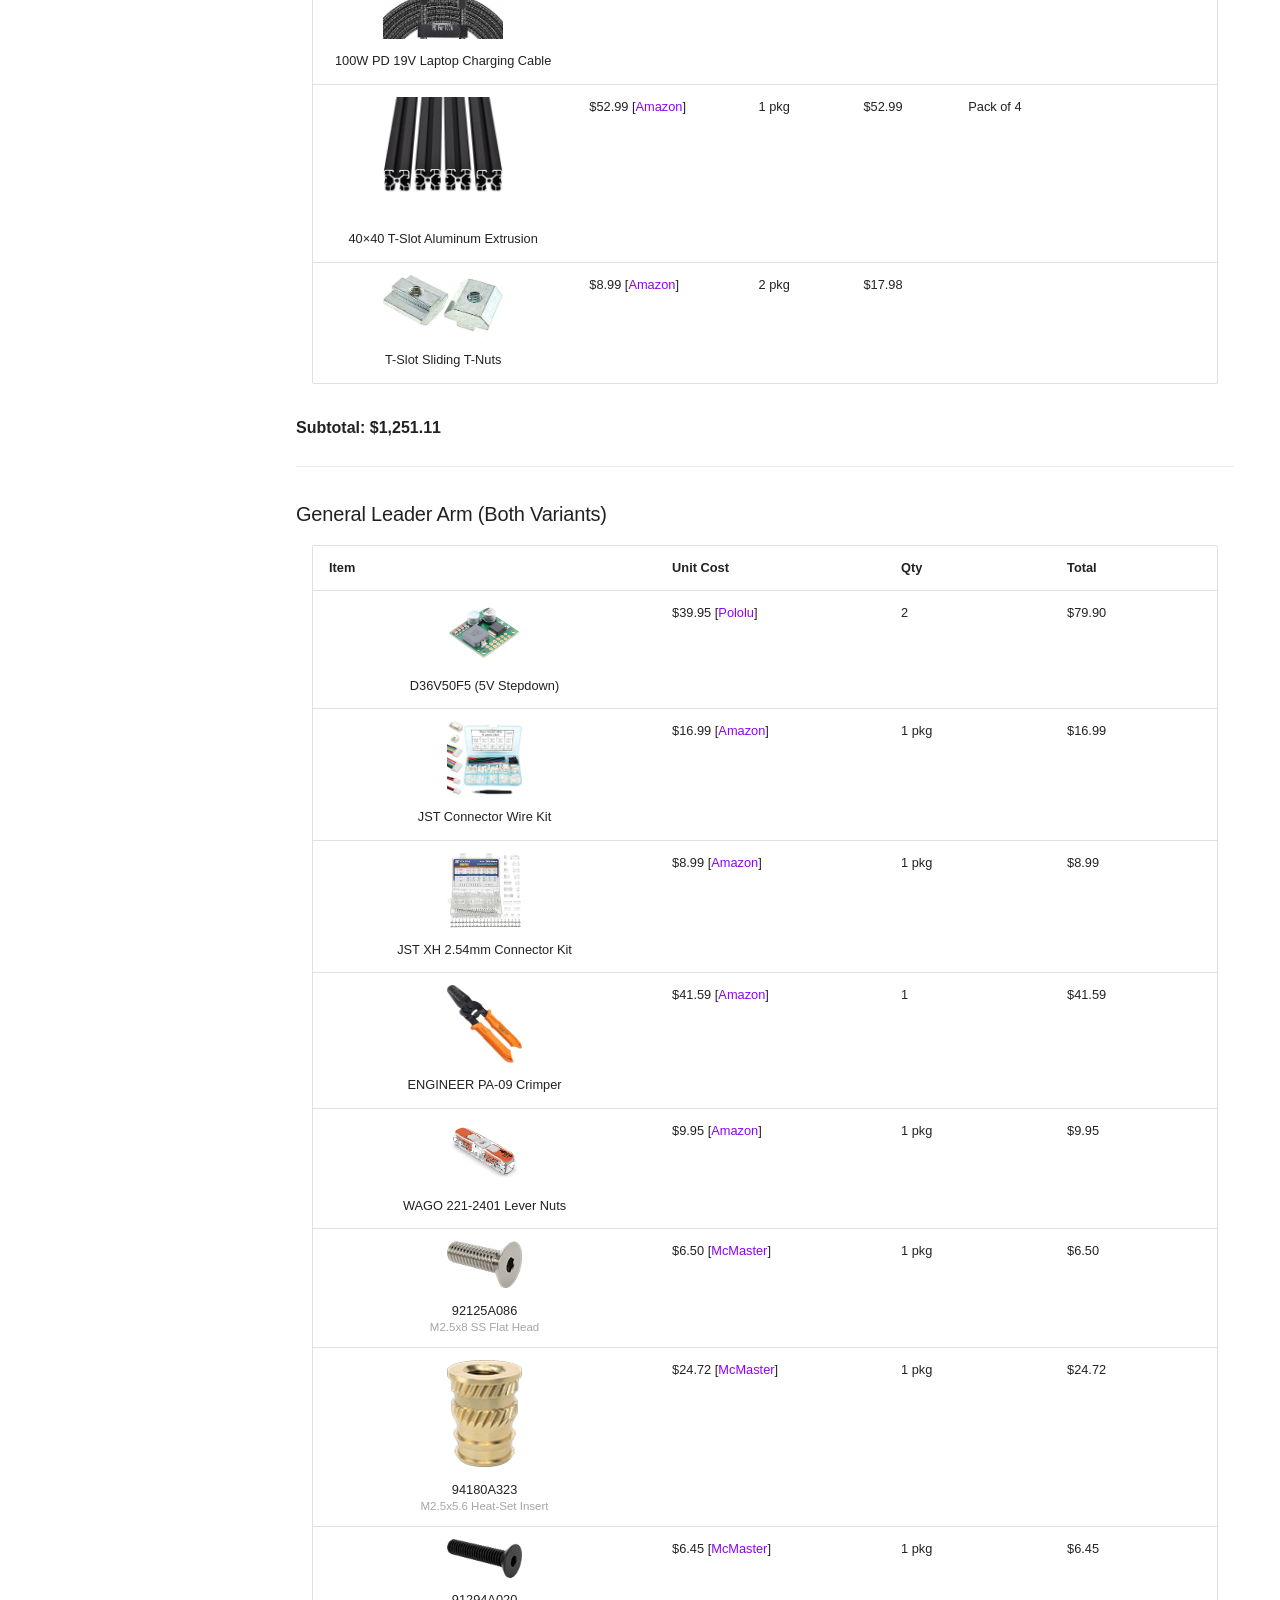
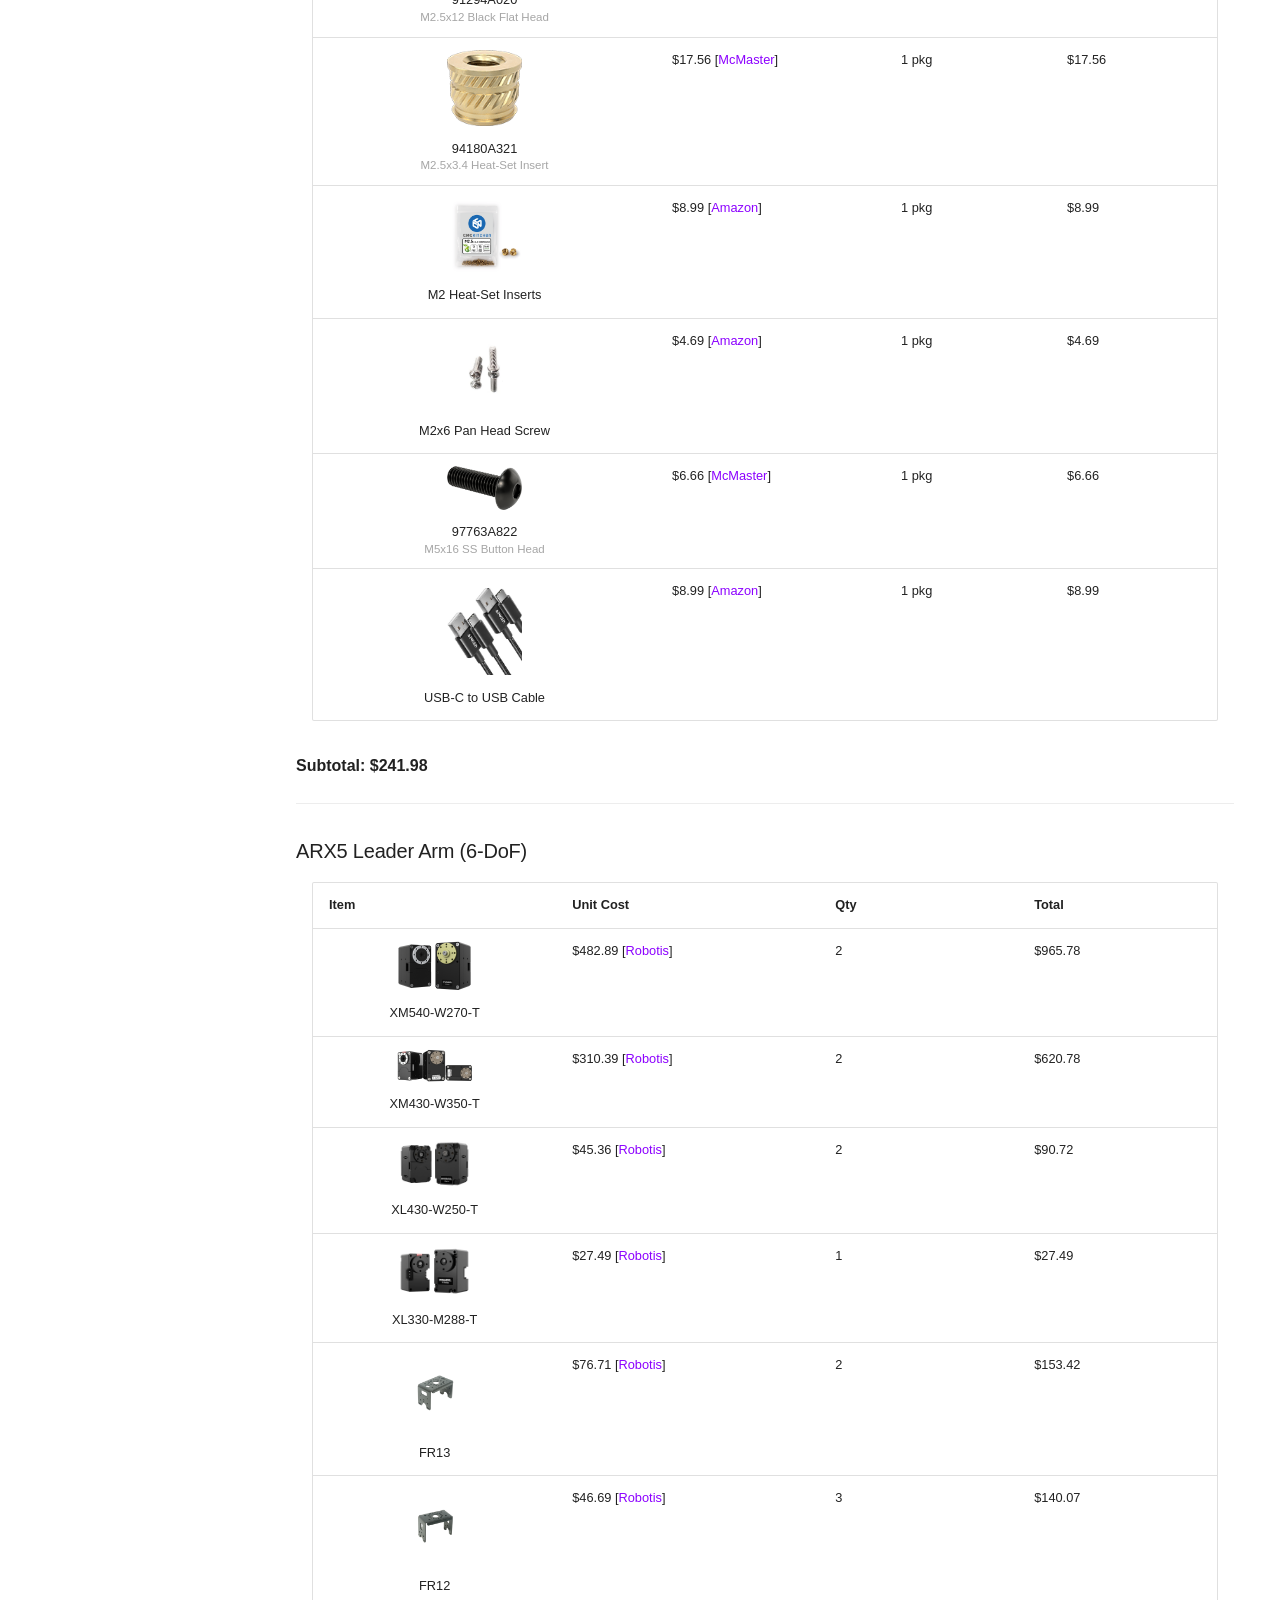
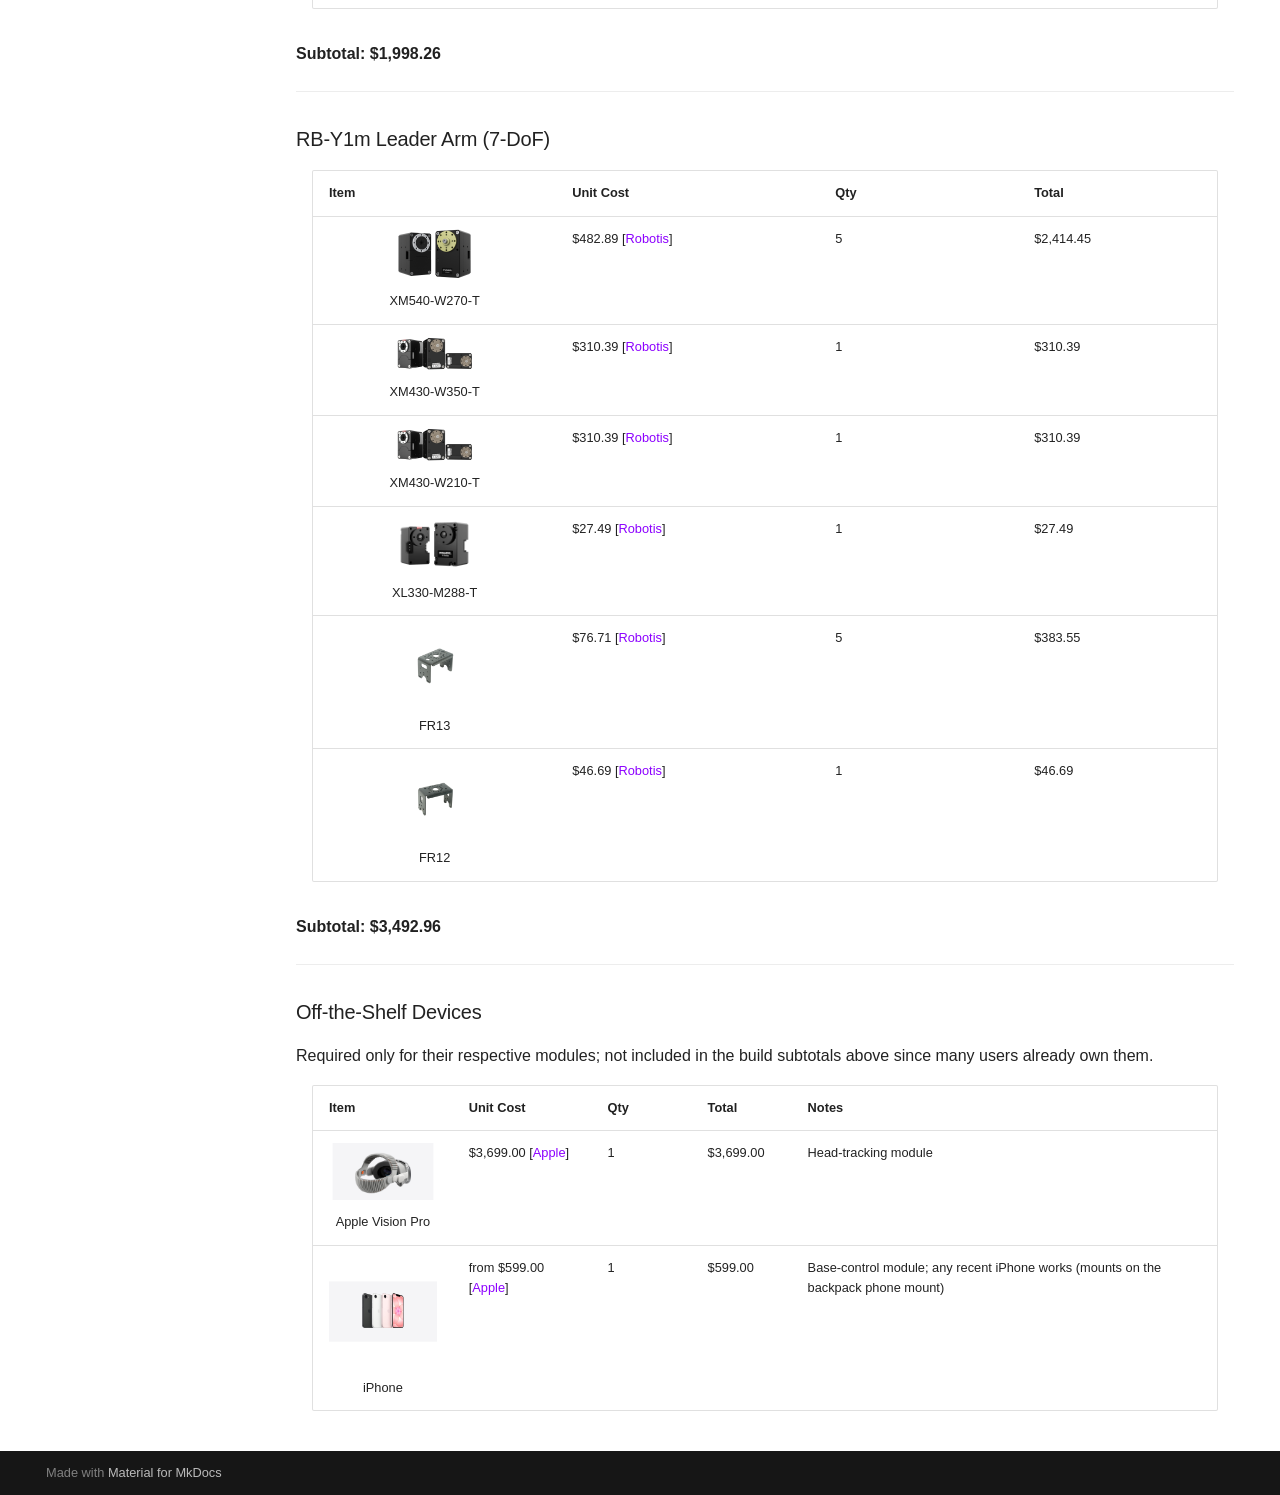
<file: docs/bom/index.html>
<!doctype html>
<html lang="en" class="no-js">
  <head>
    
      <meta charset="utf-8">
      <meta name="viewport" content="width=device-width,initial-scale=1">
      
        <meta name="description" content="Full parts list for building the ModPack teleoperation backpack and leader arms, with pricing and vendor links.">
      
      
      
        <link rel="canonical" href="https://modpackteleoperation.github.io/docs/bom/">
      
      
        <link rel="prev" href="..">
      
      
        <link rel="next" href="../assembly/">
      
      
      <link rel="icon" href="../assets/images/favicon.png">
      <meta name="generator" content="mkdocs-1.6.1, mkdocs-material-9.5.49">
    
    
      
        <title>Bill of Materials - ModPack</title>
      
    
    
      <link rel="stylesheet" href="../assets/stylesheets/main.6f8fc17f.min.css">
      
        
        <link rel="stylesheet" href="../assets/stylesheets/palette.06af60db.min.css">
      
      


    
    
      
    
    
      
    
    
      <link rel="stylesheet" href="../stylesheets/extra.css">
    
    <script>__md_scope=new URL("..",location),__md_hash=e=>[...e].reduce(((e,_)=>(e<<5)-e+_.charCodeAt(0)),0),__md_get=(e,_=localStorage,t=__md_scope)=>JSON.parse(_.getItem(t.pathname+"."+e)),__md_set=(e,_,t=localStorage,a=__md_scope)=>{try{t.setItem(a.pathname+"."+e,JSON.stringify(_))}catch(e){}}</script>
    
      

    
    
    
  <script type="importmap">
  {
    "imports": {
      "three": "/assets/vendor/three/three.module.js",
      "three/addons/": "/assets/vendor/three/addons/"
    }
  }
  </script>

  </head>
  
  
    
    
    
    
    
    <body dir="ltr" data-md-color-scheme="default" data-md-color-primary="custom" data-md-color-accent="indigo">
  
    
    <input class="md-toggle" data-md-toggle="drawer" type="checkbox" id="__drawer" autocomplete="off">
    <input class="md-toggle" data-md-toggle="search" type="checkbox" id="__search" autocomplete="off">
    <label class="md-overlay" for="__drawer"></label>
    <div data-md-component="skip">
      
        
        <a href="#bill-of-materials" class="md-skip">
          Skip to content
        </a>
      
    </div>
    <div data-md-component="announce">
      
    </div>
    
    
      

  

<header class="md-header md-header--shadow" data-md-component="header">
  <nav class="md-header__inner md-grid" aria-label="Header">
    <a href=".." title="ModPack" class="md-header__button md-logo" aria-label="ModPack" data-md-component="logo">
      
  
  <svg xmlns="http://www.w3.org/2000/svg" viewBox="0 0 24 24"><path d="M12 8a3 3 0 0 0 3-3 3 3 0 0 0-3-3 3 3 0 0 0-3 3 3 3 0 0 0 3 3m0 3.54C9.64 9.35 6.5 8 3 8v11c3.5 0 6.64 1.35 9 3.54 2.36-2.19 5.5-3.54 9-3.54V8c-3.5 0-6.64 1.35-9 3.54"/></svg>

    </a>
    <label class="md-header__button md-icon" for="__drawer">
      
      <svg xmlns="http://www.w3.org/2000/svg" viewBox="0 0 24 24"><path d="M3 6h18v2H3zm0 5h18v2H3zm0 5h18v2H3z"/></svg>
    </label>
    <div class="md-header__title" data-md-component="header-title">
      <div class="md-header__ellipsis">
        <div class="md-header__topic">
          <span class="md-ellipsis">
            ModPack
          </span>
        </div>
        <div class="md-header__topic" data-md-component="header-topic">
          <span class="md-ellipsis">
            
              Bill of Materials
            
          </span>
        </div>
      </div>
    </div>
    
      
    
    
    
    
      <label class="md-header__button md-icon" for="__search">
        
        <svg xmlns="http://www.w3.org/2000/svg" viewBox="0 0 24 24"><path d="M9.5 3A6.5 6.5 0 0 1 16 9.5c0 1.61-.59 3.09-1.56 4.23l.27.27h.79l5 5-1.5 1.5-5-5v-.79l-.27-.27A6.52 6.52 0 0 1 9.5 16 6.5 6.5 0 0 1 3 9.5 6.5 6.5 0 0 1 9.5 3m0 2C7 5 5 7 5 9.5S7 14 9.5 14 14 12 14 9.5 12 5 9.5 5"/></svg>
      </label>
      <div class="md-search" data-md-component="search" role="dialog">
  <label class="md-search__overlay" for="__search"></label>
  <div class="md-search__inner" role="search">
    <form class="md-search__form" name="search">
      <input type="text" class="md-search__input" name="query" aria-label="Search" placeholder="Search" autocapitalize="off" autocorrect="off" autocomplete="off" spellcheck="false" data-md-component="search-query" required>
      <label class="md-search__icon md-icon" for="__search">
        
        <svg xmlns="http://www.w3.org/2000/svg" viewBox="0 0 24 24"><path d="M9.5 3A6.5 6.5 0 0 1 16 9.5c0 1.61-.59 3.09-1.56 4.23l.27.27h.79l5 5-1.5 1.5-5-5v-.79l-.27-.27A6.52 6.52 0 0 1 9.5 16 6.5 6.5 0 0 1 3 9.5 6.5 6.5 0 0 1 9.5 3m0 2C7 5 5 7 5 9.5S7 14 9.5 14 14 12 14 9.5 12 5 9.5 5"/></svg>
        
        <svg xmlns="http://www.w3.org/2000/svg" viewBox="0 0 24 24"><path d="M20 11v2H8l5.5 5.5-1.42 1.42L4.16 12l7.92-7.92L13.5 5.5 8 11z"/></svg>
      </label>
      <nav class="md-search__options" aria-label="Search">
        
        <button type="reset" class="md-search__icon md-icon" title="Clear" aria-label="Clear" tabindex="-1">
          
          <svg xmlns="http://www.w3.org/2000/svg" viewBox="0 0 24 24"><path d="M19 6.41 17.59 5 12 10.59 6.41 5 5 6.41 10.59 12 5 17.59 6.41 19 12 13.41 17.59 19 19 17.59 13.41 12z"/></svg>
        </button>
      </nav>
      
        <div class="md-search__suggest" data-md-component="search-suggest"></div>
      
    </form>
    <div class="md-search__output">
      <div class="md-search__scrollwrap" tabindex="0" data-md-scrollfix>
        <div class="md-search-result" data-md-component="search-result">
          <div class="md-search-result__meta">
            Initializing search
          </div>
          <ol class="md-search-result__list" role="presentation"></ol>
        </div>
      </div>
    </div>
  </div>
</div>
    
    
      <div class="md-header__source">
        <a href="https://github.com/modpackteleoperation/modpack" title="Go to repository" class="md-source" data-md-component="source">
  <div class="md-source__icon md-icon">
    
    <svg xmlns="http://www.w3.org/2000/svg" viewBox="0 0 496 512"><!--! Font Awesome Free 6.7.1 by @fontawesome - https://fontawesome.com License - https://fontawesome.com/license/free (Icons: CC BY 4.0, Fonts: SIL OFL 1.1, Code: MIT License) Copyright 2024 Fonticons, Inc.--><path d="M165.9 397.4c0 2-2.3 3.6-5.2 3.6-3.3.3-5.6-1.3-5.6-3.6 0-2 2.3-3.6 5.2-3.6 3-.3 5.6 1.3 5.6 3.6m-31.1-4.5c-.7 2 1.3 4.3 4.3 4.9 2.6 1 5.6 0 6.2-2s-1.3-4.3-4.3-5.2c-2.6-.7-5.5.3-6.2 2.3m44.2-1.7c-2.9.7-4.9 2.6-4.6 4.9.3 2 2.9 3.3 5.9 2.6 2.9-.7 4.9-2.6 4.6-4.6-.3-1.9-3-3.2-5.9-2.9M244.8 8C106.1 8 0 113.3 0 252c0 110.9 69.8 205.8 169.5 239.2 12.8 2.3 17.3-5.6 17.3-12.1 0-6.2-.3-40.4-.3-61.4 0 0-70 15-84.7-29.8 0 0-11.4-29.1-27.8-36.6 0 0-22.9-15.7 1.6-15.4 0 0 24.9 2 38.6 25.8 21.9 38.6 58.6 27.5 72.9 20.9 2.3-16 8.8-27.1 16-33.7-55.9-6.2-112.3-14.3-112.3-110.5 0-27.5 7.6-41.3 23.6-58.9-2.6-6.5-11.1-33.3 2.6-67.9 20.9-6.5 69 27 69 27 20-5.6 41.5-8.5 62.8-8.5s42.8 2.9 62.8 8.5c0 0 48.1-33.6 69-27 13.7 34.7 5.2 61.4 2.6 67.9 16 17.7 25.8 31.5 25.8 58.9 0 96.5-58.9 104.2-114.8 110.5 9.2 7.9 17 22.9 17 46.4 0 33.7-.3 75.4-.3 83.6 0 6.5 4.6 14.4 17.3 12.1C428.2 457.8 496 362.9 496 252 496 113.3 383.5 8 244.8 8M97.2 352.9c-1.3 1-1 3.3.7 5.2 1.6 1.6 3.9 2.3 5.2 1 1.3-1 1-3.3-.7-5.2-1.6-1.6-3.9-2.3-5.2-1m-10.8-8.1c-.7 1.3.3 2.9 2.3 3.9 1.6 1 3.6.7 4.3-.7.7-1.3-.3-2.9-2.3-3.9-2-.6-3.6-.3-4.3.7m32.4 35.6c-1.6 1.3-1 4.3 1.3 6.2 2.3 2.3 5.2 2.6 6.5 1 1.3-1.3.7-4.3-1.3-6.2-2.2-2.3-5.2-2.6-6.5-1m-11.4-14.7c-1.6 1-1.6 3.6 0 5.9s4.3 3.3 5.6 2.3c1.6-1.3 1.6-3.9 0-6.2-1.4-2.3-4-3.3-5.6-2"/></svg>
  </div>
  <div class="md-source__repository">
    ModPack
  </div>
</a>
      </div>
    
  </nav>
  
</header>
    
    <div class="md-container" data-md-component="container">
      
      
        
          
        
      
      <main class="md-main" data-md-component="main">
        <div class="md-main__inner md-grid">
          
            
              
              <div class="md-sidebar md-sidebar--primary" data-md-component="sidebar" data-md-type="navigation" >
                <div class="md-sidebar__scrollwrap">
                  <div class="md-sidebar__inner">
                    



  

<nav class="md-nav md-nav--primary md-nav--integrated" aria-label="Navigation" data-md-level="0">
  <label class="md-nav__title" for="__drawer">
    <a href=".." title="ModPack" class="md-nav__button md-logo" aria-label="ModPack" data-md-component="logo">
      
  
  <svg xmlns="http://www.w3.org/2000/svg" viewBox="0 0 24 24"><path d="M12 8a3 3 0 0 0 3-3 3 3 0 0 0-3-3 3 3 0 0 0-3 3 3 3 0 0 0 3 3m0 3.54C9.64 9.35 6.5 8 3 8v11c3.5 0 6.64 1.35 9 3.54 2.36-2.19 5.5-3.54 9-3.54V8c-3.5 0-6.64 1.35-9 3.54"/></svg>

    </a>
    ModPack
  </label>
  
    <div class="md-nav__source">
      <a href="https://github.com/modpackteleoperation/modpack" title="Go to repository" class="md-source" data-md-component="source">
  <div class="md-source__icon md-icon">
    
    <svg xmlns="http://www.w3.org/2000/svg" viewBox="0 0 496 512"><!--! Font Awesome Free 6.7.1 by @fontawesome - https://fontawesome.com License - https://fontawesome.com/license/free (Icons: CC BY 4.0, Fonts: SIL OFL 1.1, Code: MIT License) Copyright 2024 Fonticons, Inc.--><path d="M165.9 397.4c0 2-2.3 3.6-5.2 3.6-3.3.3-5.6-1.3-5.6-3.6 0-2 2.3-3.6 5.2-3.6 3-.3 5.6 1.3 5.6 3.6m-31.1-4.5c-.7 2 1.3 4.3 4.3 4.9 2.6 1 5.6 0 6.2-2s-1.3-4.3-4.3-5.2c-2.6-.7-5.5.3-6.2 2.3m44.2-1.7c-2.9.7-4.9 2.6-4.6 4.9.3 2 2.9 3.3 5.9 2.6 2.9-.7 4.9-2.6 4.6-4.6-.3-1.9-3-3.2-5.9-2.9M244.8 8C106.1 8 0 113.3 0 252c0 110.9 69.8 205.8 169.5 239.2 12.8 2.3 17.3-5.6 17.3-12.1 0-6.2-.3-40.4-.3-61.4 0 0-70 15-84.7-29.8 0 0-11.4-29.1-27.8-36.6 0 0-22.9-15.7 1.6-15.4 0 0 24.9 2 38.6 25.8 21.9 38.6 58.6 27.5 72.9 20.9 2.3-16 8.8-27.1 16-33.7-55.9-6.2-112.3-14.3-112.3-110.5 0-27.5 7.6-41.3 23.6-58.9-2.6-6.5-11.1-33.3 2.6-67.9 20.9-6.5 69 27 69 27 20-5.6 41.5-8.5 62.8-8.5s42.8 2.9 62.8 8.5c0 0 48.1-33.6 69-27 13.7 34.7 5.2 61.4 2.6 67.9 16 17.7 25.8 31.5 25.8 58.9 0 96.5-58.9 104.2-114.8 110.5 9.2 7.9 17 22.9 17 46.4 0 33.7-.3 75.4-.3 83.6 0 6.5 4.6 14.4 17.3 12.1C428.2 457.8 496 362.9 496 252 496 113.3 383.5 8 244.8 8M97.2 352.9c-1.3 1-1 3.3.7 5.2 1.6 1.6 3.9 2.3 5.2 1 1.3-1 1-3.3-.7-5.2-1.6-1.6-3.9-2.3-5.2-1m-10.8-8.1c-.7 1.3.3 2.9 2.3 3.9 1.6 1 3.6.7 4.3-.7.7-1.3-.3-2.9-2.3-3.9-2-.6-3.6-.3-4.3.7m32.4 35.6c-1.6 1.3-1 4.3 1.3 6.2 2.3 2.3 5.2 2.6 6.5 1 1.3-1.3.7-4.3-1.3-6.2-2.2-2.3-5.2-2.6-6.5-1m-11.4-14.7c-1.6 1-1.6 3.6 0 5.9s4.3 3.3 5.6 2.3c1.6-1.3 1.6-3.9 0-6.2-1.4-2.3-4-3.3-5.6-2"/></svg>
  </div>
  <div class="md-source__repository">
    ModPack
  </div>
</a>
    </div>
  
  <ul class="md-nav__list" data-md-scrollfix>
    
      
      
  
  
  
  
    <li class="md-nav__item">
      <a href=".." class="md-nav__link">
        
  
  <span class="md-ellipsis">
    Home
  </span>
  

      </a>
    </li>
  

    
      
      
  
  
    
  
  
  
    <li class="md-nav__item md-nav__item--active">
      
      <input class="md-nav__toggle md-toggle" type="checkbox" id="__toc">
      
      
        
      
      
        <label class="md-nav__link md-nav__link--active" for="__toc">
          
  
  <span class="md-ellipsis">
    Bill of Materials
  </span>
  

          <span class="md-nav__icon md-icon"></span>
        </label>
      
      <a href="./" class="md-nav__link md-nav__link--active">
        
  
  <span class="md-ellipsis">
    Bill of Materials
  </span>
  

      </a>
      
        

<nav class="md-nav md-nav--secondary" aria-label="Table of contents">
  
  
  
    
  
  
    <label class="md-nav__title" for="__toc">
      <span class="md-nav__icon md-icon"></span>
      Table of contents
    </label>
    <ul class="md-nav__list" data-md-component="toc" data-md-scrollfix>
      
        <li class="md-nav__item">
  <a href="#backpack" class="md-nav__link">
    <span class="md-ellipsis">
      Backpack
    </span>
  </a>
  
</li>
      
        <li class="md-nav__item">
  <a href="#general-leader-arm-both-variants" class="md-nav__link">
    <span class="md-ellipsis">
      General Leader Arm (Both Variants)
    </span>
  </a>
  
</li>
      
        <li class="md-nav__item">
  <a href="#arx5-leader-arm-6-dof" class="md-nav__link">
    <span class="md-ellipsis">
      ARX5 Leader Arm (6-DoF)
    </span>
  </a>
  
</li>
      
        <li class="md-nav__item">
  <a href="#rb-y1m-leader-arm-7-dof" class="md-nav__link">
    <span class="md-ellipsis">
      RB-Y1m Leader Arm (7-DoF)
    </span>
  </a>
  
</li>
      
        <li class="md-nav__item">
  <a href="#off-the-shelf-devices" class="md-nav__link">
    <span class="md-ellipsis">
      Off-the-Shelf Devices
    </span>
  </a>
  
</li>
      
    </ul>
  
</nav>
      
    </li>
  

    
      
      
  
  
  
  
    
    
    
      
        
        
      
    
    
    <li class="md-nav__item md-nav__item--section md-nav__item--nested">
      
        
        
        <input class="md-nav__toggle md-toggle " type="checkbox" id="__nav_3" >
        
          
          <label class="md-nav__link" for="__nav_3" id="__nav_3_label" tabindex="">
            
  
  <span class="md-ellipsis">
    Assembly
  </span>
  

            <span class="md-nav__icon md-icon"></span>
          </label>
        
        <nav class="md-nav" data-md-level="1" aria-labelledby="__nav_3_label" aria-expanded="false">
          <label class="md-nav__title" for="__nav_3">
            <span class="md-nav__icon md-icon"></span>
            Assembly
          </label>
          <ul class="md-nav__list" data-md-scrollfix>
            
              
                
  
  
  
  
    <li class="md-nav__item">
      <a href="../assembly/" class="md-nav__link">
        
  
  <span class="md-ellipsis">
    Overview
  </span>
  

      </a>
    </li>
  

              
            
              
                
  
  
  
  
    <li class="md-nav__item">
      <a href="../assembly/backpack/" class="md-nav__link">
        
  
  <span class="md-ellipsis">
    Backpack Build
  </span>
  

      </a>
    </li>
  

              
            
              
                
  
  
  
  
    <li class="md-nav__item">
      <a href="../assembly/wiring/" class="md-nav__link">
        
  
  <span class="md-ellipsis">
    Backpack Wiring
  </span>
  

      </a>
    </li>
  

              
            
              
                
  
  
  
  
    <li class="md-nav__item">
      <a href="../assembly/arms/" class="md-nav__link">
        
  
  <span class="md-ellipsis">
    Arm Integration
  </span>
  

      </a>
    </li>
  

              
            
          </ul>
        </nav>
      
    </li>
  

    
      
      
  
  
  
  
    
    
    
      
        
        
      
    
    
    <li class="md-nav__item md-nav__item--section md-nav__item--nested">
      
        
        
        <input class="md-nav__toggle md-toggle " type="checkbox" id="__nav_4" >
        
          
          <label class="md-nav__link" for="__nav_4" id="__nav_4_label" tabindex="">
            
  
  <span class="md-ellipsis">
    Software
  </span>
  

            <span class="md-nav__icon md-icon"></span>
          </label>
        
        <nav class="md-nav" data-md-level="1" aria-labelledby="__nav_4_label" aria-expanded="false">
          <label class="md-nav__title" for="__nav_4">
            <span class="md-nav__icon md-icon"></span>
            Software
          </label>
          <ul class="md-nav__list" data-md-scrollfix>
            
              
                
  
  
  
  
    <li class="md-nav__item">
      <a href="../software/" class="md-nav__link">
        
  
  <span class="md-ellipsis">
    Overview
  </span>
  

      </a>
    </li>
  

              
            
              
                
  
  
  
  
    <li class="md-nav__item">
      <a href="../software/configuration/" class="md-nav__link">
        
  
  <span class="md-ellipsis">
    Configuration
  </span>
  

      </a>
    </li>
  

              
            
              
                
  
  
  
  
    <li class="md-nav__item">
      <a href="../software/modules/" class="md-nav__link">
        
  
  <span class="md-ellipsis">
    Modules
  </span>
  

      </a>
    </li>
  

              
            
          </ul>
        </nav>
      
    </li>
  

    
  </ul>
</nav>
                  </div>
                </div>
              </div>
            
            
          
          
            <div class="md-content" data-md-component="content">
              <article class="md-content__inner md-typeset">
                
                  


<h1 id="bill-of-materials">Bill of Materials</h1>
<h3 id="backpack">Backpack</h3>
<table>
<thead>
<tr>
<th>Item</th>
<th>Unit Cost</th>
<th>Qty</th>
<th>Total</th>
<th>Notes</th>
</tr>
</thead>
<tbody>
<tr>
<td><div class="bom-item bom-item-lg"><a href="https://www.amazon.com/NEEWER-SP-02-Cleaning-Cloth-Compatible/dp/B0FHW3ZXNM"><img src="../images/bom/phone_mount.png"></a><span>Phone Mount</span></div></td>
<td>$27.99 [<a href="https://www.amazon.com/NEEWER-SP-02-Cleaning-Cloth-Compatible/dp/B0FHW3ZXNM">Amazon</a>]</td>
<td>1</td>
<td>$27.99</td>
<td></td>
</tr>
<tr>
<td><div class="bom-item bom-item-lg" id="ugreen-145w"><a href="../images/bom/ugreen-145w.png"><img src="../images/bom/ugreen-145w.png"></a><span>UGREEN 145W Power Bank</span></div></td>
<td>$109.99 [<a href="https://www.ugreen.com/products/ugreen-145w-power-bank-for-laptop">UGREEN</a>]</td>
<td>3</td>
<td>$329.97</td>
<td></td>
</tr>
<tr>
<td><div class="bom-item bom-item-lg" id="pd-trigger-cable"><a href="../images/bom/adafruit-5450.jpg"><img src="../images/bom/adafruit-5450.jpg"></a><span>PD Trigger Cable</span></div></td>
<td>$7.95 [<a href="https://www.adafruit.com/product/5450">Adafruit</a>]</td>
<td>2</td>
<td>$15.90</td>
<td></td>
</tr>
<tr>
<td><div class="bom-item bom-item-lg" id="rev-mini-pdp"><a href="../images/bom/rev-mini-power-module.png"><img src="../images/bom/rev-mini-power-module.png"></a><span>Mini Power Module</span></div></td>
<td>$38.00 [<a href="https://www.revrobotics.com/rev-11-1956/">REV Robotics</a>]</td>
<td>2</td>
<td>$76.00</td>
<td></td>
</tr>
<tr>
<td><div class="bom-item bom-item-lg" id="geekom-a5"><a href="../images/bom/geekom-a5.jpg"><img src="../images/bom/geekom-a5.jpg"></a><span>GEEKOM A5 Mini PC</span></div></td>
<td>$439.00 [<a href="https://www.geekompc.com/geekom-a5-mini-pc/">GEEKOM</a>]</td>
<td>1</td>
<td>$439.00</td>
<td></td>
</tr>
<tr>
<td><div class="bom-item bom-item-lg" id="u2d2-power-hub"><a href="../images/bom/u2d2-power-hub.jpg"><img src="../images/bom/u2d2-power-hub.jpg"></a><span>U2D2 Power Hub Board</span></div></td>
<td>$21.85 [<a href="https://www.robotis.us/u2d2-power-hub-board-set/">Robotis</a>]</td>
<td>2</td>
<td>$43.70</td>
<td></td>
</tr>
<tr>
<td><div class="bom-item bom-item-lg" id="u2d2"><a href="../images/bom/u2d2.webp"><img src="../images/bom/u2d2.webp"></a><span>U2D2</span></div></td>
<td>$36.92 [<a href="https://www.robotis.us/u2d2/">Robotis</a>]</td>
<td>2</td>
<td>$73.84</td>
<td></td>
</tr>
<tr>
<td><div class="bom-item bom-item-lg" id="dc-barrel-male"><a href="../images/bom/dc-barrel-male.jpg"><img src="../images/bom/dc-barrel-male.jpg"></a><span>DC Barrel Male Pigtail</span></div></td>
<td>$13.99 [<a href="https://www.amazon.com/dp/B0CYBXK4ZW">Amazon</a>]</td>
<td>2</td>
<td>$27.98</td>
<td></td>
</tr>
<tr>
<td><div class="bom-item bom-item-lg" id="dc-barrel-female"><a href="../images/bom/dc-barrel-female.jpg"><img src="../images/bom/dc-barrel-female.jpg"></a><span>DC Barrel Female Pigtail</span></div></td>
<td>$12.49 [<a href="https://www.amazon.com/dp/B0DLW8692F">Amazon</a>]</td>
<td>2</td>
<td>$24.98</td>
<td></td>
</tr>
<tr>
<td><div class="bom-item bom-item-lg"><a href="../images/bom/backpack-straps.jpg"><img src="../images/bom/backpack-straps.jpg"></a><span>Backpack Straps</span></div></td>
<td>$38.89 [<a href="https://www.amazon.com/dp/B0DHL1KNZ7">Amazon</a>]</td>
<td>1</td>
<td>$38.89</td>
<td></td>
</tr>
<tr>
<td><div class="bom-item bom-item-lg" id="latch"><a href="../images/bom/latch.jpg"><img src="../images/bom/latch.jpg"></a><span>Latch</span></div></td>
<td>$7.95 [<a href="https://www.amazon.com/dp/B0C7BGH1Y9">Amazon</a>]</td>
<td>1</td>
<td>$7.95</td>
<td></td>
</tr>
<tr>
<td><div class="bom-item bom-item-lg"><a href="../images/bom/straps.jpg"><img src="../images/bom/straps.jpg"></a><span>Shoulder Straps</span></div></td>
<td>$9.99 [<a href="https://www.amazon.com/dp/B08LD8CJ8D">Amazon</a>]</td>
<td>1</td>
<td>$9.99</td>
<td></td>
</tr>
<tr>
<td><div class="bom-item" id="93625A200"><a href="../images/bom/m5-lock-nut.png"><img src="../images/bom/m5-lock-nut.png"></a><span>93625A200<br><small>M5 Nylon Lock Nut</small></span></div></td>
<td>$9.62 [<a href="https://www.mcmaster.com/93625A200/">McMaster</a>]</td>
<td>1 pkg</td>
<td>$9.62</td>
<td></td>
</tr>
<tr>
<td><div class="bom-item"><a href="../images/bom/94180A321.png"><img src="../images/bom/94180A321.png"></a><span>94180A321<br><small>M2.5x3.4 Heat-Set Insert</small></span></div></td>
<td>$17.56 [<a href="https://www.mcmaster.com/94180A321/">McMaster</a>]</td>
<td>1 pkg</td>
<td>$17.56</td>
<td>Shared with arms — one package total</td>
</tr>
<tr>
<td><div class="bom-item" id="91290A252"><a href="../images/bom/m5-25mm.png"><img src="../images/bom/m5-25mm.png"></a><span>91290A252<br><small>M5x25 Socket Head Screw</small></span></div></td>
<td>$10.96 [<a href="https://www.mcmaster.com/91290A252/">McMaster</a>]</td>
<td>1 pkg</td>
<td>$10.96</td>
<td></td>
</tr>
<tr>
<td><div class="bom-item" id="91292A832"><a href="../images/bom/91292A832.png"><img src="../images/bom/91292A832.png"></a><span>91292A832<br><small>M2x8 SS Socket Head</small></span></div></td>
<td>$7.74 [<a href="https://www.mcmaster.com/91292A832/">McMaster</a>]</td>
<td>1 pkg</td>
<td>$7.74</td>
<td></td>
</tr>
<tr>
<td><div class="bom-item" id="91292A016"><a href="../images/bom/91292A016.png"><img src="../images/bom/91292A016.png"></a><span>91292A016<br><small>M2.5x12 SS Socket Head</small></span></div></td>
<td>$7.75 [<a href="https://www.mcmaster.com/91292A016/">McMaster</a>]</td>
<td>1 pkg</td>
<td>$7.75</td>
<td></td>
</tr>
<tr>
<td><div class="bom-item" id="93475A210"><a href="../images/bom/93475A210.png"><img src="../images/bom/93475A210.png"></a><span>93475A210<br><small>M2.5 SS Washer</small></span></div></td>
<td>$2.89 [<a href="https://www.mcmaster.com/93475A210/">McMaster</a>]</td>
<td>1 pkg</td>
<td>$2.89</td>
<td></td>
</tr>
<tr>
<td><div class="bom-item bom-item-lg" id="pc-cable"><a href="../images/bom/pc-cable.jpg"><img src="../images/bom/pc-cable.jpg"></a><span>100W PD 19V Laptop Charging Cable</span></div></td>
<td>$14.98 [<a href="https://www.amazon.com/dp/B09X3V58M4">Amazon</a>]</td>
<td>1</td>
<td>$14.98</td>
<td></td>
</tr>
<tr>
<td><div class="bom-item bom-item-lg" id="40x40-extrusion"><a href="../images/bom/40x40-extrusion.jpeg"><img src="../images/bom/40x40-extrusion.jpeg"></a><span>40×40 T-Slot Aluminum Extrusion</span></div></td>
<td>$52.99 [<a href="https://www.amazon.com/dp/B09MWCL2WH">Amazon</a>]</td>
<td>1 pkg</td>
<td>$52.99</td>
<td>Pack of 4</td>
</tr>
<tr>
<td><div class="bom-item bom-item-lg" id="t-slot-sliding-nuts"><a href="../images/bom/t-slot-sliding-nuts.jpg"><img src="../images/bom/t-slot-sliding-nuts.jpg"></a><span>T-Slot Sliding T-Nuts</span></div></td>
<td>$8.99 [<a href="https://www.amazon.com/dp/B085BYLWJ2">Amazon</a>]</td>
<td>2 pkg</td>
<td>$17.98</td>
<td></td>
</tr>
</tbody>
</table>
<p><strong>Subtotal: $1,251.11</strong></p>
<hr />
<h3 id="general-leader-arm-both-variants">General Leader Arm (Both Variants)</h3>
<table>
<thead>
<tr>
<th>Item</th>
<th>Unit Cost</th>
<th>Qty</th>
<th>Total</th>
</tr>
</thead>
<tbody>
<tr>
<td><div class="bom-item"><a href="../images/bom/pololu-4091.jpg"><img src="../images/bom/pololu-4091.jpg"></a><span>D36V50F5 (5V Stepdown)</span></div></td>
<td>$39.95 [<a href="https://www.pololu.com/product/4091">Pololu</a>]</td>
<td>2</td>
<td>$79.90</td>
</tr>
<tr>
<td><div class="bom-item" id="jst-wire-kit"><a href="../images/bom/cables.jpg"><img src="../images/bom/cables.jpg"></a><span>JST Connector Wire Kit</span></div></td>
<td>$16.99 [<a href="https://www.amazon.com/dp/B08G188ZQ8">Amazon</a>]</td>
<td>1 pkg</td>
<td>$16.99</td>
</tr>
<tr>
<td><div class="bom-item" id="jst-xh-kit"><a href="../images/bom/kit.jpg"><img src="../images/bom/kit.jpg"></a><span>JST XH 2.54mm Connector Kit</span></div></td>
<td>$8.99 [<a href="https://www.amazon.com/dp/B0F5QBR5F4">Amazon</a>]</td>
<td>1 pkg</td>
<td>$8.99</td>
</tr>
<tr>
<td><div class="bom-item" id="engineer-pa09"><a href="../images/bom/engineer_pa09.jpg"><img src="../images/bom/engineer_pa09.jpg"></a><span>ENGINEER PA-09 Crimper</span></div></td>
<td>$41.59 [<a href="https://www.amazon.com/dp/B002AVVO7K">Amazon</a>]</td>
<td>1</td>
<td>$41.59</td>
</tr>
<tr>
<td><div class="bom-item" id="wago"><a href="../images/bom/wago.jpg"><img src="../images/bom/wago.jpg"></a><span>WAGO 221-2401 Lever Nuts</span></div></td>
<td>$9.95 [<a href="https://www.amazon.com/dp/B0GFFF52V5">Amazon</a>]</td>
<td>1 pkg</td>
<td>$9.95</td>
</tr>
<tr>
<td><div class="bom-item"><a href="../images/bom/92125A086.png"><img src="../images/bom/92125A086.png"></a><span>92125A086<br><small>M2.5x8 SS Flat Head</small></span></div></td>
<td>$6.50 [<a href="https://www.mcmaster.com/92125A086/">McMaster</a>]</td>
<td>1 pkg</td>
<td>$6.50</td>
</tr>
<tr>
<td><div class="bom-item"><a href="../images/bom/94180A323.png"><img src="../images/bom/94180A323.png"></a><span>94180A323<br><small>M2.5x5.6 Heat-Set Insert</small></span></div></td>
<td>$24.72 [<a href="https://www.mcmaster.com/94180A323/">McMaster</a>]</td>
<td>1 pkg</td>
<td>$24.72</td>
</tr>
<tr>
<td><div class="bom-item"><a href="../images/bom/91294A020.png"><img src="../images/bom/91294A020.png"></a><span>91294A020<br><small>M2.5x12 Black Flat Head</small></span></div></td>
<td>$6.45 [<a href="https://www.mcmaster.com/91294A020/">McMaster</a>]</td>
<td>1 pkg</td>
<td>$6.45</td>
</tr>
<tr>
<td><div class="bom-item" id="94180A321"><a href="../images/bom/94180A321.png"><img src="../images/bom/94180A321.png"></a><span>94180A321<br><small>M2.5x3.4 Heat-Set Insert</small></span></div></td>
<td>$17.56 [<a href="https://www.mcmaster.com/94180A321/">McMaster</a>]</td>
<td>1 pkg</td>
<td>$17.56</td>
</tr>
<tr>
<td><div class="bom-item" id="m2-heat-set"><a href="../images/bom/heat-set-insert-m2.png"><img src="../images/bom/heat-set-insert-m2.png"></a><span>M2 Heat-Set Inserts</span></div></td>
<td>$8.99 [<a href="https://www.amazon.com/dp/B0CS6XJSSL">Amazon</a>]</td>
<td>1 pkg</td>
<td>$8.99</td>
</tr>
<tr>
<td><div class="bom-item" id="m2x6-screw"><a href="../images/bom/pan_head.jpg"><img src="../images/bom/pan_head.jpg"></a><span>M2x6 Pan Head Screw</span></div></td>
<td>$4.69 [<a href="https://www.amazon.com/dp/B0CMCTX529">Amazon</a>]</td>
<td>1 pkg</td>
<td>$4.69</td>
</tr>
<tr>
<td><div class="bom-item" id="97763A822"><a href="../images/bom/97763A822.png"><img src="../images/bom/97763A822.png"></a><span>97763A822<br><small>M5x16 SS Button Head</small></span></div></td>
<td>$6.66 [<a href="https://www.mcmaster.com/97763A822/">McMaster</a>]</td>
<td>1 pkg</td>
<td>$6.66</td>
</tr>
<tr>
<td><div class="bom-item" id="usbc-to-usb"><a href="../images/bom/usbc-to-usb.jpg"><img src="../images/bom/usbc-to-usb.jpg"></a><span>USB-C to USB Cable</span></div></td>
<td>$8.99 [<a href="https://www.amazon.com/dp/B07DD5YHMH">Amazon</a>]</td>
<td>1 pkg</td>
<td>$8.99</td>
</tr>
</tbody>
</table>
<p><strong>Subtotal: $241.98</strong></p>
<hr />
<h3 id="arx5-leader-arm-6-dof">ARX5 Leader Arm (6-DoF)</h3>
<table>
<thead>
<tr>
<th>Item</th>
<th>Unit Cost</th>
<th>Qty</th>
<th>Total</th>
</tr>
</thead>
<tbody>
<tr>
<td><div class="bom-item"><a href="../images/bom/xm540-w270-t.png"><img src="../images/bom/xm540-w270-t.png"></a><span>XM540-W270-T</span></div></td>
<td>$482.89 [<a href="https://robotis.us/dynamixel-xm540-w270-t/">Robotis</a>]</td>
<td>2</td>
<td>$965.78</td>
</tr>
<tr>
<td><div class="bom-item"><a href="../images/bom/xm430-w350-t.png"><img src="../images/bom/xm430-w350-t.png"></a><span>XM430-W350-T</span></div></td>
<td>$310.39 [<a href="https://www.robotis.us/dynamixel-xm430-w350-t/">Robotis</a>]</td>
<td>2</td>
<td>$620.78</td>
</tr>
<tr>
<td><div class="bom-item"><a href="../images/bom/xl430-w250-t.png"><img src="../images/bom/xl430-w250-t.png"></a><span>XL430-W250-T</span></div></td>
<td>$45.36 [<a href="https://www.robotis.us/dynamixel-xl430-w250-t/">Robotis</a>]</td>
<td>2</td>
<td>$90.72</td>
</tr>
<tr>
<td><div class="bom-item"><a href="../images/bom/xl330-m288-t.png"><img src="../images/bom/xl330-m288-t.png"></a><span>XL330-M288-T</span></div></td>
<td>$27.49 [<a href="https://www.robotis.us/dynamixel-xl330-m288-t/">Robotis</a>]</td>
<td>1</td>
<td>$27.49</td>
</tr>
<tr>
<td><div class="bom-item"><a href="../images/bom/fr13.png"><img src="../images/bom/fr13.png"></a><span>FR13</span></div></td>
<td>$76.71 [<a href="https://www.robotis.us/fr13-h101k-set/">Robotis</a>]</td>
<td>2</td>
<td>$153.42</td>
</tr>
<tr>
<td><div class="bom-item"><a href="../images/bom/fr12.png"><img src="../images/bom/fr12.png"></a><span>FR12</span></div></td>
<td>$46.69 [<a href="https://www.robotis.us/fr12-h101k-set/">Robotis</a>]</td>
<td>3</td>
<td>$140.07</td>
</tr>
</tbody>
</table>
<p><strong>Subtotal: $1,998.26</strong></p>
<hr />
<h3 id="rb-y1m-leader-arm-7-dof">RB-Y1m Leader Arm (7-DoF)</h3>
<table>
<thead>
<tr>
<th>Item</th>
<th>Unit Cost</th>
<th>Qty</th>
<th>Total</th>
</tr>
</thead>
<tbody>
<tr>
<td><div class="bom-item"><a href="../images/bom/xm540-w270-t.png"><img src="../images/bom/xm540-w270-t.png"></a><span>XM540-W270-T</span></div></td>
<td>$482.89 [<a href="https://robotis.us/dynamixel-xm540-w270-t/">Robotis</a>]</td>
<td>5</td>
<td>$2,414.45</td>
</tr>
<tr>
<td><div class="bom-item"><a href="../images/bom/xm430-w350-t.png"><img src="../images/bom/xm430-w350-t.png"></a><span>XM430-W350-T</span></div></td>
<td>$310.39 [<a href="https://www.robotis.us/dynamixel-xm430-w350-t/">Robotis</a>]</td>
<td>1</td>
<td>$310.39</td>
</tr>
<tr>
<td><div class="bom-item"><a href="../images/bom/xm430-w210-t.png"><img src="../images/bom/xm430-w210-t.png"></a><span>XM430-W210-T</span></div></td>
<td>$310.39 [<a href="https://www.robotis.us/dynamixel-xm430-w210-t/">Robotis</a>]</td>
<td>1</td>
<td>$310.39</td>
</tr>
<tr>
<td><div class="bom-item"><a href="../images/bom/xl330-m288-t.png"><img src="../images/bom/xl330-m288-t.png"></a><span>XL330-M288-T</span></div></td>
<td>$27.49 [<a href="https://www.robotis.us/dynamixel-xl330-m288-t/">Robotis</a>]</td>
<td>1</td>
<td>$27.49</td>
</tr>
<tr>
<td><div class="bom-item"><a href="../images/bom/fr13.png"><img src="../images/bom/fr13.png"></a><span>FR13</span></div></td>
<td>$76.71 [<a href="https://www.robotis.us/fr13-h101k-set/">Robotis</a>]</td>
<td>5</td>
<td>$383.55</td>
</tr>
<tr>
<td><div class="bom-item" id="fr12-bracket-kit"><a href="../images/bom/fr12.png"><img src="../images/bom/fr12.png"></a><span>FR12</span></div></td>
<td>$46.69 [<a href="https://www.robotis.us/fr12-h101k-set/">Robotis</a>]</td>
<td>1</td>
<td>$46.69</td>
</tr>
</tbody>
</table>
<p><strong>Subtotal: $3,492.96</strong></p>
<hr />
<h3 id="off-the-shelf-devices">Off-the-Shelf Devices</h3>
<p>Required only for their respective modules; not included in the build subtotals above since many users already own them.</p>
<table>
<thead>
<tr>
<th>Item</th>
<th>Unit Cost</th>
<th>Qty</th>
<th>Total</th>
<th>Notes</th>
</tr>
</thead>
<tbody>
<tr>
<td><div class="bom-item bom-item-lg" id="apple-vision-pro"><a href="../images/bom/apple-vision-pro.jpg"><img src="../images/bom/apple-vision-pro.jpg"></a><span>Apple Vision Pro</span></div></td>
<td>$3,699.00 [<a href="https://www.apple.com/apple-vision-pro/">Apple</a>]</td>
<td>1</td>
<td>$3,699.00</td>
<td>Head-tracking module</td>
</tr>
<tr>
<td><div class="bom-item bom-item-lg" id="iphone"><a href="../images/bom/iphone-17e.jpg"><img src="../images/bom/iphone-17e.jpg"></a><span>iPhone</span></div></td>
<td>from $599.00 [<a href="https://www.apple.com/shop/buy-iphone/iphone-17e">Apple</a>]</td>
<td>1</td>
<td>$599.00</td>
<td>Base-control module; any recent iPhone works (mounts on the backpack phone mount)</td>
</tr>
</tbody>
</table>







  
  






                
              </article>
            </div>
          
          
<script>var target=document.getElementById(location.hash.slice(1));target&&target.name&&(target.checked=target.name.startsWith("__tabbed_"))</script>
        </div>
        
          <button type="button" class="md-top md-icon" data-md-component="top" hidden>
  
  <svg xmlns="http://www.w3.org/2000/svg" viewBox="0 0 24 24"><path d="M13 20h-2V8l-5.5 5.5-1.42-1.42L12 4.16l7.92 7.92-1.42 1.42L13 8z"/></svg>
  Back to top
</button>
        
      </main>
      
        <footer class="md-footer">
  
  <div class="md-footer-meta md-typeset">
    <div class="md-footer-meta__inner md-grid">
      <div class="md-copyright">
  
  
    Made with
    <a href="https://squidfunk.github.io/mkdocs-material/" target="_blank" rel="noopener">
      Material for MkDocs
    </a>
  
</div>
      
    </div>
  </div>
</footer>
      
    </div>
    <div class="md-dialog" data-md-component="dialog">
      <div class="md-dialog__inner md-typeset"></div>
    </div>
    
    
    <script id="__config" type="application/json">{"base": "..", "features": ["navigation.sections", "navigation.top", "toc.integrate", "search.suggest", "content.code.copy"], "search": "../assets/javascripts/workers/search.6ce7567c.min.js", "translations": {"clipboard.copied": "Copied to clipboard", "clipboard.copy": "Copy to clipboard", "search.result.more.one": "1 more on this page", "search.result.more.other": "# more on this page", "search.result.none": "No matching documents", "search.result.one": "1 matching document", "search.result.other": "# matching documents", "search.result.placeholder": "Type to start searching", "search.result.term.missing": "Missing", "select.version": "Select version"}}</script>
    
    
  
      <script src="../assets/javascripts/bundle.88dd0f4e.min.js"></script>
      
        <script src="../javascripts/slideshow.js"></script>
      
        <script src="../javascripts/mathjax.js"></script>
      
        <script src="../javascripts/model-viewer.js"></script>
      
        <script src="/assets/vendor/mathjax/tex-mml-chtml.js"></script>
      
        <script src="/assets/vendor/mermaid.min.js"></script>
      
    
  <script>
    document.addEventListener("DOMContentLoaded", function () {
      var logo = document.querySelector(".md-header__button.md-logo");
      if (logo) {
        logo.href = "/";
        logo.title = "← Back to project page";
      }
      var title = document.querySelector(".md-header__title a");
      if (title) {
        title.href = "/";
        title.title = "← Back to project page";
      }
    });
  </script>

  </body>
</html>
</file>
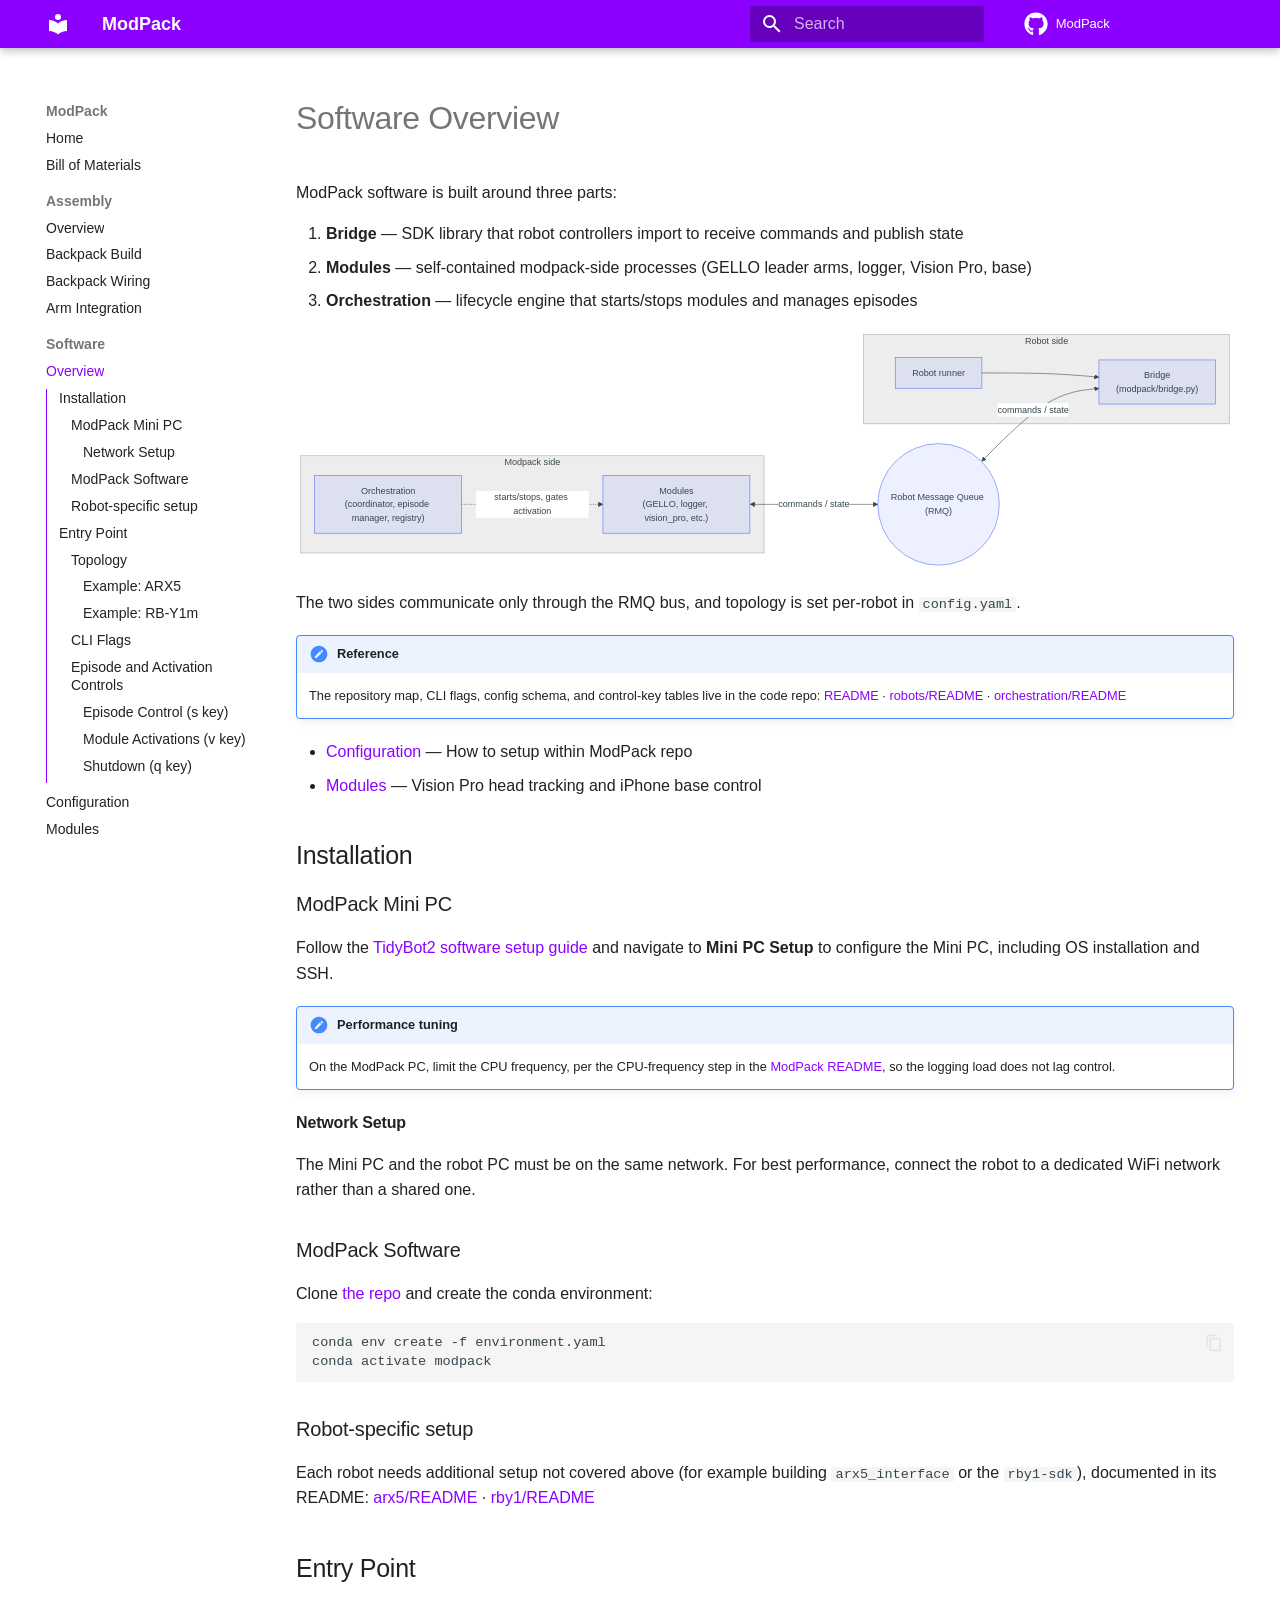
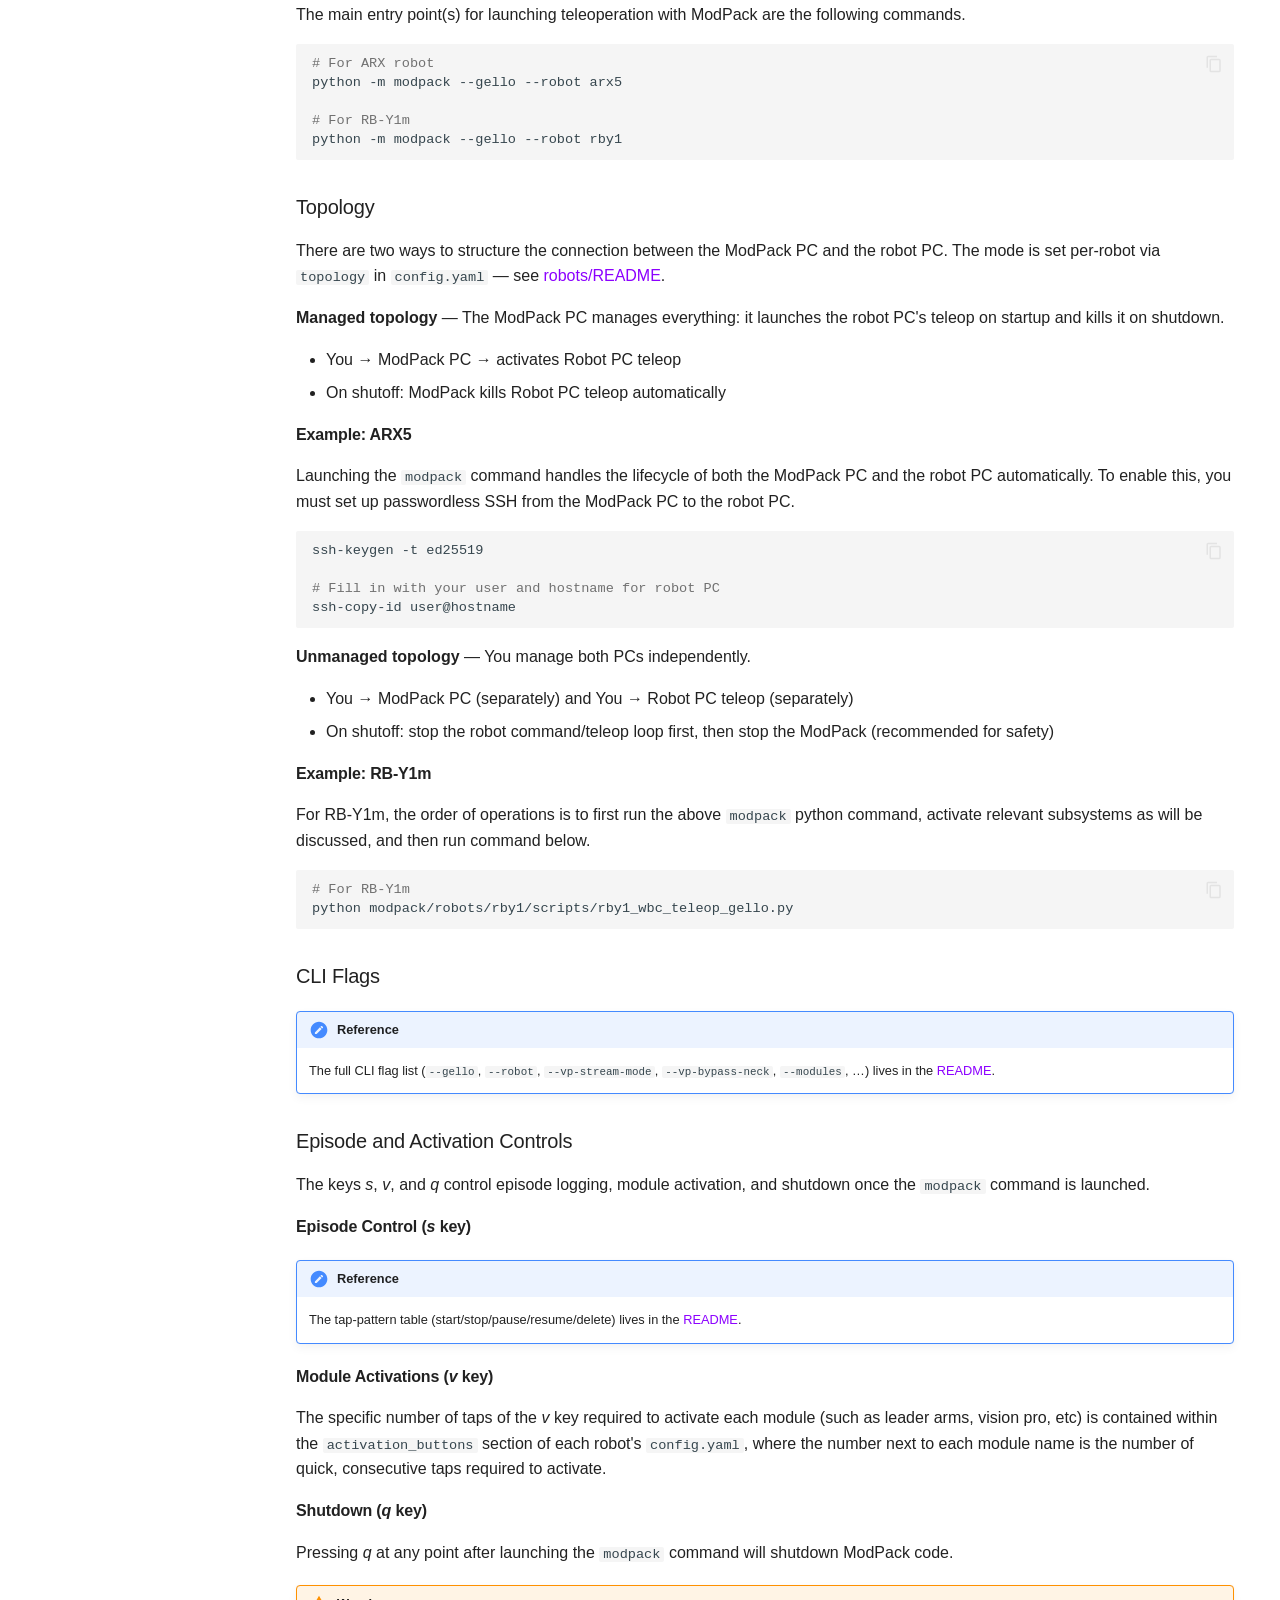
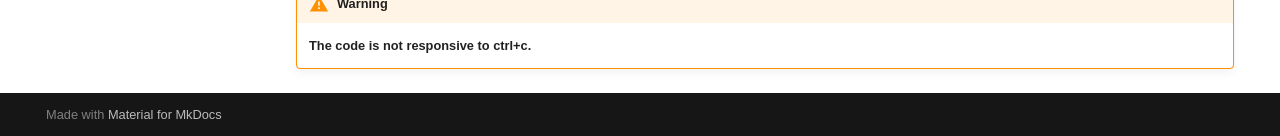
<file: docs/software/index.html>
<!doctype html>
<html lang="en" class="no-js">
  <head>
    
      <meta charset="utf-8">
      <meta name="viewport" content="width=device-width,initial-scale=1">
      
        <meta name="description" content="Overview and installation of the ModPack software stack: bridge, modules, and orchestration. Detailed reference docs live in the GitHub repo.">
      
      
      
        <link rel="canonical" href="https://modpackteleoperation.github.io/docs/software/">
      
      
        <link rel="prev" href="../assembly/arms/">
      
      
        <link rel="next" href="configuration/">
      
      
      <link rel="icon" href="../assets/images/favicon.png">
      <meta name="generator" content="mkdocs-1.6.1, mkdocs-material-9.5.49">
    
    
      
        <title>Overview - ModPack</title>
      
    
    
      <link rel="stylesheet" href="../assets/stylesheets/main.6f8fc17f.min.css">
      
        
        <link rel="stylesheet" href="../assets/stylesheets/palette.06af60db.min.css">
      
      


    
    
      
    
    
      
    
    
      <link rel="stylesheet" href="../stylesheets/extra.css">
    
    <script>__md_scope=new URL("..",location),__md_hash=e=>[...e].reduce(((e,_)=>(e<<5)-e+_.charCodeAt(0)),0),__md_get=(e,_=localStorage,t=__md_scope)=>JSON.parse(_.getItem(t.pathname+"."+e)),__md_set=(e,_,t=localStorage,a=__md_scope)=>{try{t.setItem(a.pathname+"."+e,JSON.stringify(_))}catch(e){}}</script>
    
      

    
    
    
  <script type="importmap">
  {
    "imports": {
      "three": "/assets/vendor/three/three.module.js",
      "three/addons/": "/assets/vendor/three/addons/"
    }
  }
  </script>

  </head>
  
  
    
    
    
    
    
    <body dir="ltr" data-md-color-scheme="default" data-md-color-primary="custom" data-md-color-accent="indigo">
  
    
    <input class="md-toggle" data-md-toggle="drawer" type="checkbox" id="__drawer" autocomplete="off">
    <input class="md-toggle" data-md-toggle="search" type="checkbox" id="__search" autocomplete="off">
    <label class="md-overlay" for="__drawer"></label>
    <div data-md-component="skip">
      
        
        <a href="#software-overview" class="md-skip">
          Skip to content
        </a>
      
    </div>
    <div data-md-component="announce">
      
    </div>
    
    
      

  

<header class="md-header md-header--shadow" data-md-component="header">
  <nav class="md-header__inner md-grid" aria-label="Header">
    <a href=".." title="ModPack" class="md-header__button md-logo" aria-label="ModPack" data-md-component="logo">
      
  
  <svg xmlns="http://www.w3.org/2000/svg" viewBox="0 0 24 24"><path d="M12 8a3 3 0 0 0 3-3 3 3 0 0 0-3-3 3 3 0 0 0-3 3 3 3 0 0 0 3 3m0 3.54C9.64 9.35 6.5 8 3 8v11c3.5 0 6.64 1.35 9 3.54 2.36-2.19 5.5-3.54 9-3.54V8c-3.5 0-6.64 1.35-9 3.54"/></svg>

    </a>
    <label class="md-header__button md-icon" for="__drawer">
      
      <svg xmlns="http://www.w3.org/2000/svg" viewBox="0 0 24 24"><path d="M3 6h18v2H3zm0 5h18v2H3zm0 5h18v2H3z"/></svg>
    </label>
    <div class="md-header__title" data-md-component="header-title">
      <div class="md-header__ellipsis">
        <div class="md-header__topic">
          <span class="md-ellipsis">
            ModPack
          </span>
        </div>
        <div class="md-header__topic" data-md-component="header-topic">
          <span class="md-ellipsis">
            
              Overview
            
          </span>
        </div>
      </div>
    </div>
    
      
    
    
    
    
      <label class="md-header__button md-icon" for="__search">
        
        <svg xmlns="http://www.w3.org/2000/svg" viewBox="0 0 24 24"><path d="M9.5 3A6.5 6.5 0 0 1 16 9.5c0 1.61-.59 3.09-1.56 4.23l.27.27h.79l5 5-1.5 1.5-5-5v-.79l-.27-.27A6.52 6.52 0 0 1 9.5 16 6.5 6.5 0 0 1 3 9.5 6.5 6.5 0 0 1 9.5 3m0 2C7 5 5 7 5 9.5S7 14 9.5 14 14 12 14 9.5 12 5 9.5 5"/></svg>
      </label>
      <div class="md-search" data-md-component="search" role="dialog">
  <label class="md-search__overlay" for="__search"></label>
  <div class="md-search__inner" role="search">
    <form class="md-search__form" name="search">
      <input type="text" class="md-search__input" name="query" aria-label="Search" placeholder="Search" autocapitalize="off" autocorrect="off" autocomplete="off" spellcheck="false" data-md-component="search-query" required>
      <label class="md-search__icon md-icon" for="__search">
        
        <svg xmlns="http://www.w3.org/2000/svg" viewBox="0 0 24 24"><path d="M9.5 3A6.5 6.5 0 0 1 16 9.5c0 1.61-.59 3.09-1.56 4.23l.27.27h.79l5 5-1.5 1.5-5-5v-.79l-.27-.27A6.52 6.52 0 0 1 9.5 16 6.5 6.5 0 0 1 3 9.5 6.5 6.5 0 0 1 9.5 3m0 2C7 5 5 7 5 9.5S7 14 9.5 14 14 12 14 9.5 12 5 9.5 5"/></svg>
        
        <svg xmlns="http://www.w3.org/2000/svg" viewBox="0 0 24 24"><path d="M20 11v2H8l5.5 5.5-1.42 1.42L4.16 12l7.92-7.92L13.5 5.5 8 11z"/></svg>
      </label>
      <nav class="md-search__options" aria-label="Search">
        
        <button type="reset" class="md-search__icon md-icon" title="Clear" aria-label="Clear" tabindex="-1">
          
          <svg xmlns="http://www.w3.org/2000/svg" viewBox="0 0 24 24"><path d="M19 6.41 17.59 5 12 10.59 6.41 5 5 6.41 10.59 12 5 17.59 6.41 19 12 13.41 17.59 19 19 17.59 13.41 12z"/></svg>
        </button>
      </nav>
      
        <div class="md-search__suggest" data-md-component="search-suggest"></div>
      
    </form>
    <div class="md-search__output">
      <div class="md-search__scrollwrap" tabindex="0" data-md-scrollfix>
        <div class="md-search-result" data-md-component="search-result">
          <div class="md-search-result__meta">
            Initializing search
          </div>
          <ol class="md-search-result__list" role="presentation"></ol>
        </div>
      </div>
    </div>
  </div>
</div>
    
    
      <div class="md-header__source">
        <a href="https://github.com/modpackteleoperation/modpack" title="Go to repository" class="md-source" data-md-component="source">
  <div class="md-source__icon md-icon">
    
    <svg xmlns="http://www.w3.org/2000/svg" viewBox="0 0 496 512"><!--! Font Awesome Free 6.7.1 by @fontawesome - https://fontawesome.com License - https://fontawesome.com/license/free (Icons: CC BY 4.0, Fonts: SIL OFL 1.1, Code: MIT License) Copyright 2024 Fonticons, Inc.--><path d="M165.9 397.4c0 2-2.3 3.6-5.2 3.6-3.3.3-5.6-1.3-5.6-3.6 0-2 2.3-3.6 5.2-3.6 3-.3 5.6 1.3 5.6 3.6m-31.1-4.5c-.7 2 1.3 4.3 4.3 4.9 2.6 1 5.6 0 6.2-2s-1.3-4.3-4.3-5.2c-2.6-.7-5.5.3-6.2 2.3m44.2-1.7c-2.9.7-4.9 2.6-4.6 4.9.3 2 2.9 3.3 5.9 2.6 2.9-.7 4.9-2.6 4.6-4.6-.3-1.9-3-3.2-5.9-2.9M244.8 8C106.1 8 0 113.3 0 252c0 110.9 69.8 205.8 169.5 239.2 12.8 2.3 17.3-5.6 17.3-12.1 0-6.2-.3-40.4-.3-61.4 0 0-70 15-84.7-29.8 0 0-11.4-29.1-27.8-36.6 0 0-22.9-15.7 1.6-15.4 0 0 24.9 2 38.6 25.8 21.9 38.6 58.6 27.5 72.9 20.9 2.3-16 8.8-27.1 16-33.7-55.9-6.2-112.3-14.3-112.3-110.5 0-27.5 7.6-41.3 23.6-58.9-2.6-6.5-11.1-33.3 2.6-67.9 20.9-6.5 69 27 69 27 20-5.6 41.5-8.5 62.8-8.5s42.8 2.9 62.8 8.5c0 0 48.1-33.6 69-27 13.7 34.7 5.2 61.4 2.6 67.9 16 17.7 25.8 31.5 25.8 58.9 0 96.5-58.9 104.2-114.8 110.5 9.2 7.9 17 22.9 17 46.4 0 33.7-.3 75.4-.3 83.6 0 6.5 4.6 14.4 17.3 12.1C428.2 457.8 496 362.9 496 252 496 113.3 383.5 8 244.8 8M97.2 352.9c-1.3 1-1 3.3.7 5.2 1.6 1.6 3.9 2.3 5.2 1 1.3-1 1-3.3-.7-5.2-1.6-1.6-3.9-2.3-5.2-1m-10.8-8.1c-.7 1.3.3 2.9 2.3 3.9 1.6 1 3.6.7 4.3-.7.7-1.3-.3-2.9-2.3-3.9-2-.6-3.6-.3-4.3.7m32.4 35.6c-1.6 1.3-1 4.3 1.3 6.2 2.3 2.3 5.2 2.6 6.5 1 1.3-1.3.7-4.3-1.3-6.2-2.2-2.3-5.2-2.6-6.5-1m-11.4-14.7c-1.6 1-1.6 3.6 0 5.9s4.3 3.3 5.6 2.3c1.6-1.3 1.6-3.9 0-6.2-1.4-2.3-4-3.3-5.6-2"/></svg>
  </div>
  <div class="md-source__repository">
    ModPack
  </div>
</a>
      </div>
    
  </nav>
  
</header>
    
    <div class="md-container" data-md-component="container">
      
      
        
          
        
      
      <main class="md-main" data-md-component="main">
        <div class="md-main__inner md-grid">
          
            
              
              <div class="md-sidebar md-sidebar--primary" data-md-component="sidebar" data-md-type="navigation" >
                <div class="md-sidebar__scrollwrap">
                  <div class="md-sidebar__inner">
                    



  

<nav class="md-nav md-nav--primary md-nav--integrated" aria-label="Navigation" data-md-level="0">
  <label class="md-nav__title" for="__drawer">
    <a href=".." title="ModPack" class="md-nav__button md-logo" aria-label="ModPack" data-md-component="logo">
      
  
  <svg xmlns="http://www.w3.org/2000/svg" viewBox="0 0 24 24"><path d="M12 8a3 3 0 0 0 3-3 3 3 0 0 0-3-3 3 3 0 0 0-3 3 3 3 0 0 0 3 3m0 3.54C9.64 9.35 6.5 8 3 8v11c3.5 0 6.64 1.35 9 3.54 2.36-2.19 5.5-3.54 9-3.54V8c-3.5 0-6.64 1.35-9 3.54"/></svg>

    </a>
    ModPack
  </label>
  
    <div class="md-nav__source">
      <a href="https://github.com/modpackteleoperation/modpack" title="Go to repository" class="md-source" data-md-component="source">
  <div class="md-source__icon md-icon">
    
    <svg xmlns="http://www.w3.org/2000/svg" viewBox="0 0 496 512"><!--! Font Awesome Free 6.7.1 by @fontawesome - https://fontawesome.com License - https://fontawesome.com/license/free (Icons: CC BY 4.0, Fonts: SIL OFL 1.1, Code: MIT License) Copyright 2024 Fonticons, Inc.--><path d="M165.9 397.4c0 2-2.3 3.6-5.2 3.6-3.3.3-5.6-1.3-5.6-3.6 0-2 2.3-3.6 5.2-3.6 3-.3 5.6 1.3 5.6 3.6m-31.1-4.5c-.7 2 1.3 4.3 4.3 4.9 2.6 1 5.6 0 6.2-2s-1.3-4.3-4.3-5.2c-2.6-.7-5.5.3-6.2 2.3m44.2-1.7c-2.9.7-4.9 2.6-4.6 4.9.3 2 2.9 3.3 5.9 2.6 2.9-.7 4.9-2.6 4.6-4.6-.3-1.9-3-3.2-5.9-2.9M244.8 8C106.1 8 0 113.3 0 252c0 110.9 69.8 205.8 169.5 239.2 12.8 2.3 17.3-5.6 17.3-12.1 0-6.2-.3-40.4-.3-61.4 0 0-70 15-84.7-29.8 0 0-11.4-29.1-27.8-36.6 0 0-22.9-15.7 1.6-15.4 0 0 24.9 2 38.6 25.8 21.9 38.6 58.6 27.5 72.9 20.9 2.3-16 8.8-27.1 16-33.7-55.9-6.2-112.3-14.3-112.3-110.5 0-27.5 7.6-41.3 23.6-58.9-2.6-6.5-11.1-33.3 2.6-67.9 20.9-6.5 69 27 69 27 20-5.6 41.5-8.5 62.8-8.5s42.8 2.9 62.8 8.5c0 0 48.1-33.6 69-27 13.7 34.7 5.2 61.4 2.6 67.9 16 17.7 25.8 31.5 25.8 58.9 0 96.5-58.9 104.2-114.8 110.5 9.2 7.9 17 22.9 17 46.4 0 33.7-.3 75.4-.3 83.6 0 6.5 4.6 14.4 17.3 12.1C428.2 457.8 496 362.9 496 252 496 113.3 383.5 8 244.8 8M97.2 352.9c-1.3 1-1 3.3.7 5.2 1.6 1.6 3.9 2.3 5.2 1 1.3-1 1-3.3-.7-5.2-1.6-1.6-3.9-2.3-5.2-1m-10.8-8.1c-.7 1.3.3 2.9 2.3 3.9 1.6 1 3.6.7 4.3-.7.7-1.3-.3-2.9-2.3-3.9-2-.6-3.6-.3-4.3.7m32.4 35.6c-1.6 1.3-1 4.3 1.3 6.2 2.3 2.3 5.2 2.6 6.5 1 1.3-1.3.7-4.3-1.3-6.2-2.2-2.3-5.2-2.6-6.5-1m-11.4-14.7c-1.6 1-1.6 3.6 0 5.9s4.3 3.3 5.6 2.3c1.6-1.3 1.6-3.9 0-6.2-1.4-2.3-4-3.3-5.6-2"/></svg>
  </div>
  <div class="md-source__repository">
    ModPack
  </div>
</a>
    </div>
  
  <ul class="md-nav__list" data-md-scrollfix>
    
      
      
  
  
  
  
    <li class="md-nav__item">
      <a href=".." class="md-nav__link">
        
  
  <span class="md-ellipsis">
    Home
  </span>
  

      </a>
    </li>
  

    
      
      
  
  
  
  
    <li class="md-nav__item">
      <a href="../bom/" class="md-nav__link">
        
  
  <span class="md-ellipsis">
    Bill of Materials
  </span>
  

      </a>
    </li>
  

    
      
      
  
  
  
  
    
    
    
      
        
        
      
    
    
    <li class="md-nav__item md-nav__item--section md-nav__item--nested">
      
        
        
        <input class="md-nav__toggle md-toggle " type="checkbox" id="__nav_3" >
        
          
          <label class="md-nav__link" for="__nav_3" id="__nav_3_label" tabindex="">
            
  
  <span class="md-ellipsis">
    Assembly
  </span>
  

            <span class="md-nav__icon md-icon"></span>
          </label>
        
        <nav class="md-nav" data-md-level="1" aria-labelledby="__nav_3_label" aria-expanded="false">
          <label class="md-nav__title" for="__nav_3">
            <span class="md-nav__icon md-icon"></span>
            Assembly
          </label>
          <ul class="md-nav__list" data-md-scrollfix>
            
              
                
  
  
  
  
    <li class="md-nav__item">
      <a href="../assembly/" class="md-nav__link">
        
  
  <span class="md-ellipsis">
    Overview
  </span>
  

      </a>
    </li>
  

              
            
              
                
  
  
  
  
    <li class="md-nav__item">
      <a href="../assembly/backpack/" class="md-nav__link">
        
  
  <span class="md-ellipsis">
    Backpack Build
  </span>
  

      </a>
    </li>
  

              
            
              
                
  
  
  
  
    <li class="md-nav__item">
      <a href="../assembly/wiring/" class="md-nav__link">
        
  
  <span class="md-ellipsis">
    Backpack Wiring
  </span>
  

      </a>
    </li>
  

              
            
              
                
  
  
  
  
    <li class="md-nav__item">
      <a href="../assembly/arms/" class="md-nav__link">
        
  
  <span class="md-ellipsis">
    Arm Integration
  </span>
  

      </a>
    </li>
  

              
            
          </ul>
        </nav>
      
    </li>
  

    
      
      
  
  
    
  
  
  
    
    
    
      
        
        
      
    
    
    <li class="md-nav__item md-nav__item--active md-nav__item--section md-nav__item--nested">
      
        
        
        <input class="md-nav__toggle md-toggle " type="checkbox" id="__nav_4" checked>
        
          
          <label class="md-nav__link" for="__nav_4" id="__nav_4_label" tabindex="">
            
  
  <span class="md-ellipsis">
    Software
  </span>
  

            <span class="md-nav__icon md-icon"></span>
          </label>
        
        <nav class="md-nav" data-md-level="1" aria-labelledby="__nav_4_label" aria-expanded="true">
          <label class="md-nav__title" for="__nav_4">
            <span class="md-nav__icon md-icon"></span>
            Software
          </label>
          <ul class="md-nav__list" data-md-scrollfix>
            
              
                
  
  
    
  
  
  
    <li class="md-nav__item md-nav__item--active">
      
      <input class="md-nav__toggle md-toggle" type="checkbox" id="__toc">
      
      
        
      
      
        <label class="md-nav__link md-nav__link--active" for="__toc">
          
  
  <span class="md-ellipsis">
    Overview
  </span>
  

          <span class="md-nav__icon md-icon"></span>
        </label>
      
      <a href="./" class="md-nav__link md-nav__link--active">
        
  
  <span class="md-ellipsis">
    Overview
  </span>
  

      </a>
      
        

<nav class="md-nav md-nav--secondary" aria-label="Table of contents">
  
  
  
    
  
  
    <label class="md-nav__title" for="__toc">
      <span class="md-nav__icon md-icon"></span>
      Table of contents
    </label>
    <ul class="md-nav__list" data-md-component="toc" data-md-scrollfix>
      
        <li class="md-nav__item">
  <a href="#installation" class="md-nav__link">
    <span class="md-ellipsis">
      Installation
    </span>
  </a>
  
    <nav class="md-nav" aria-label="Installation">
      <ul class="md-nav__list">
        
          <li class="md-nav__item">
  <a href="#modpack-mini-pc" class="md-nav__link">
    <span class="md-ellipsis">
      ModPack Mini PC
    </span>
  </a>
  
    <nav class="md-nav" aria-label="ModPack Mini PC">
      <ul class="md-nav__list">
        
          <li class="md-nav__item">
  <a href="#network-setup" class="md-nav__link">
    <span class="md-ellipsis">
      Network Setup
    </span>
  </a>
  
</li>
        
      </ul>
    </nav>
  
</li>
        
          <li class="md-nav__item">
  <a href="#modpack-software" class="md-nav__link">
    <span class="md-ellipsis">
      ModPack Software
    </span>
  </a>
  
</li>
        
          <li class="md-nav__item">
  <a href="#robot-specific-setup" class="md-nav__link">
    <span class="md-ellipsis">
      Robot-specific setup
    </span>
  </a>
  
</li>
        
      </ul>
    </nav>
  
</li>
      
        <li class="md-nav__item">
  <a href="#entry-point" class="md-nav__link">
    <span class="md-ellipsis">
      Entry Point
    </span>
  </a>
  
    <nav class="md-nav" aria-label="Entry Point">
      <ul class="md-nav__list">
        
          <li class="md-nav__item">
  <a href="#topology" class="md-nav__link">
    <span class="md-ellipsis">
      Topology
    </span>
  </a>
  
    <nav class="md-nav" aria-label="Topology">
      <ul class="md-nav__list">
        
          <li class="md-nav__item">
  <a href="#example-arx5" class="md-nav__link">
    <span class="md-ellipsis">
      Example: ARX5
    </span>
  </a>
  
</li>
        
          <li class="md-nav__item">
  <a href="#example-rb-y1m" class="md-nav__link">
    <span class="md-ellipsis">
      Example: RB-Y1m
    </span>
  </a>
  
</li>
        
      </ul>
    </nav>
  
</li>
        
          <li class="md-nav__item">
  <a href="#cli-flags" class="md-nav__link">
    <span class="md-ellipsis">
      CLI Flags
    </span>
  </a>
  
</li>
        
          <li class="md-nav__item">
  <a href="#episode-and-activation-controls" class="md-nav__link">
    <span class="md-ellipsis">
      Episode and Activation Controls
    </span>
  </a>
  
    <nav class="md-nav" aria-label="Episode and Activation Controls">
      <ul class="md-nav__list">
        
          <li class="md-nav__item">
  <a href="#episode-control-s-key" class="md-nav__link">
    <span class="md-ellipsis">
      Episode Control (s key)
    </span>
  </a>
  
</li>
        
          <li class="md-nav__item">
  <a href="#module-activations-v-key" class="md-nav__link">
    <span class="md-ellipsis">
      Module Activations (v key)
    </span>
  </a>
  
</li>
        
          <li class="md-nav__item">
  <a href="#shutdown-q-key" class="md-nav__link">
    <span class="md-ellipsis">
      Shutdown (q key)
    </span>
  </a>
  
</li>
        
      </ul>
    </nav>
  
</li>
        
      </ul>
    </nav>
  
</li>
      
    </ul>
  
</nav>
      
    </li>
  

              
            
              
                
  
  
  
  
    <li class="md-nav__item">
      <a href="configuration/" class="md-nav__link">
        
  
  <span class="md-ellipsis">
    Configuration
  </span>
  

      </a>
    </li>
  

              
            
              
                
  
  
  
  
    <li class="md-nav__item">
      <a href="modules/" class="md-nav__link">
        
  
  <span class="md-ellipsis">
    Modules
  </span>
  

      </a>
    </li>
  

              
            
          </ul>
        </nav>
      
    </li>
  

    
  </ul>
</nav>
                  </div>
                </div>
              </div>
            
            
          
          
            <div class="md-content" data-md-component="content">
              <article class="md-content__inner md-typeset">
                
                  


<h1 id="software-overview">Software Overview</h1>
<p>ModPack software is built around three parts:</p>
<ol>
<li><strong>Bridge</strong> — SDK library that robot controllers import to receive commands and publish state</li>
<li><strong>Modules</strong> — self-contained modpack-side processes (GELLO leader arms, logger, Vision Pro, base)</li>
<li><strong>Orchestration</strong> — lifecycle engine that starts/stops modules and manages episodes</li>
</ol>
<pre class="mermaid"><code>flowchart LR
    subgraph ModpackSide["Modpack side"]
        Orchestration["Orchestration\n(coordinator, episode manager, registry)"]
        Modules["Modules\n(GELLO, logger, vision_pro, etc.)"]
        Orchestration -. starts/stops, gates activation .-&gt; Modules
    end

    subgraph RobotSide["Robot side"]
        Runner[Robot runner] --&gt; Bridge["Bridge\n(modpack/bridge.py)"]
    end

    RMQ(("Robot Message Queue (RMQ)"))

    Modules &lt;-- commands / state --&gt; RMQ
    RMQ &lt;-- commands / state --&gt; Bridge</code></pre>
<p>The two sides communicate only through the RMQ bus, and topology is set per-robot in <code>config.yaml</code>.</p>
<div class="admonition note">
<p class="admonition-title">Reference</p>
<p>The repository map, CLI flags, config schema, and control-key tables live in the code repo:
<a href="https://github.com/modpackteleoperation/modpack/blob/main/README.md">README</a> ·
<a href="https://github.com/modpackteleoperation/modpack/blob/main/modpack/robots/README.md">robots/README</a> ·
<a href="https://github.com/modpackteleoperation/modpack/blob/main/modpack/orchestration/README.md">orchestration/README</a></p>
</div>
<ul>
<li><a href="configuration/">Configuration</a> — How to setup within ModPack repo</li>
<li><a href="modules/">Modules</a> — Vision Pro head tracking and iPhone base control</li>
</ul>
<h2 id="installation">Installation</h2>
<h3 id="modpack-mini-pc">ModPack Mini PC</h3>
<p>Follow the <a href="https://tidybot2.github.io/docs/software/">TidyBot2 software setup guide</a> and navigate to <strong>Mini PC Setup</strong> to configure the Mini PC, including OS installation and SSH.</p>
<div class="admonition note">
<p class="admonition-title">Performance tuning</p>
<p>On the ModPack PC, limit the CPU frequency, per the CPU-frequency step in the <a href="https://github.com/modpackteleoperation/modpack/blob/main/README.md">ModPack README</a>, so the logging load does not lag control.</p>
</div>
<h4 id="network-setup">Network Setup</h4>
<p>The Mini PC and the robot PC must be on the same network. For best performance, connect the robot to a dedicated WiFi network rather than a shared one.</p>
<h3 id="modpack-software">ModPack Software</h3>
<p>Clone <a href="https://github.com/modpackteleoperation/modpack">the repo</a> and create the conda environment:</p>
<div class="highlight"><pre><span></span><code>conda<span class="w"> </span>env<span class="w"> </span>create<span class="w"> </span>-f<span class="w"> </span>environment.yaml
conda<span class="w"> </span>activate<span class="w"> </span>modpack
</code></pre></div>
<h3 id="robot-specific-setup">Robot-specific setup</h3>
<p>Each robot needs additional setup not covered above (for example building <code>arx5_interface</code> or the <code>rby1-sdk</code>), documented in its README:
<a href="https://github.com/modpackteleoperation/modpack/blob/main/modpack/robots/arx5/README.md">arx5/README</a> ·
<a href="https://github.com/modpackteleoperation/modpack/blob/main/modpack/robots/rby1/README.md">rby1/README</a></p>
<h2 id="entry-point">Entry Point</h2>
<p>The main entry point(s) for launching teleoperation with ModPack are the following commands.
<div class="highlight"><pre><span></span><code><span class="c1"># For ARX robot</span>
python<span class="w"> </span>-m<span class="w"> </span>modpack<span class="w"> </span>--gello<span class="w"> </span>--robot<span class="w"> </span>arx5

<span class="c1"># For RB-Y1m</span>
python<span class="w"> </span>-m<span class="w"> </span>modpack<span class="w"> </span>--gello<span class="w"> </span>--robot<span class="w"> </span>rby1
</code></pre></div></p>
<h3 id="topology">Topology</h3>
<p>There are two ways to structure the connection between the ModPack PC and the robot PC. The mode is set per-robot via <code>topology</code> in <code>config.yaml</code> — see <a href="https://github.com/modpackteleoperation/modpack/blob/main/modpack/robots/README.md">robots/README</a>.</p>
<p><strong>Managed topology</strong> — The ModPack PC manages everything: it launches the robot PC's teleop on startup and kills it on shutdown.</p>
<ul>
<li>You → ModPack PC → activates Robot PC teleop</li>
<li>On shutoff: ModPack kills Robot PC teleop automatically</li>
</ul>
<h4 id="example-arx5">Example: ARX5</h4>
<p>Launching the <code>modpack</code> command handles the lifecycle of both the ModPack PC and the robot PC automatically. To enable this, you must set up passwordless SSH from the ModPack PC to the robot PC. 
<div class="highlight"><pre><span></span><code>ssh-keygen<span class="w"> </span>-t<span class="w"> </span>ed25519

<span class="c1"># Fill in with your user and hostname for robot PC</span>
ssh-copy-id<span class="w"> </span>user@hostname
</code></pre></div></p>
<p><strong>Unmanaged topology</strong> — You manage both PCs independently.</p>
<ul>
<li>You → ModPack PC (separately) and You → Robot PC teleop (separately)</li>
<li>On shutoff: stop the robot command/teleop loop first, then stop the ModPack (recommended for safety)</li>
</ul>
<h4 id="example-rb-y1m">Example: RB-Y1m</h4>
<p>For RB-Y1m, the order of operations is to first run the above <code>modpack</code> python command, activate relevant subsystems as will be discussed, and then run command below.
<div class="highlight"><pre><span></span><code><span class="c1"># For RB-Y1m</span>
python<span class="w"> </span>modpack/robots/rby1/scripts/rby1_wbc_teleop_gello.py
</code></pre></div></p>
<h3 id="cli-flags">CLI Flags</h3>
<div class="admonition note">
<p class="admonition-title">Reference</p>
<p>The full CLI flag list (<code>--gello</code>, <code>--robot</code>, <code>--vp-stream-mode</code>, <code>--vp-bypass-neck</code>, <code>--modules</code>, …) lives in the <a href="https://github.com/modpackteleoperation/modpack/blob/main/README.md">README</a>.</p>
</div>
<h3 id="episode-and-activation-controls">Episode and Activation Controls</h3>
<p>The keys <em>s</em>, <em>v</em>, and <em>q</em> control episode logging, module activation, and shutdown once the <code>modpack</code> command is launched.</p>
<h4 id="episode-control-s-key">Episode Control (<em>s</em> key)</h4>
<div class="admonition note">
<p class="admonition-title">Reference</p>
<p>The tap-pattern table (start/stop/pause/resume/delete) lives in the <a href="https://github.com/modpackteleoperation/modpack/blob/main/README.md">README</a>.</p>
</div>
<h4 id="module-activations-v-key">Module Activations (<em>v</em> key)</h4>
<p>The specific number of taps of the <em>v</em> key required to activate each module (such as leader arms, vision pro, etc) is contained within the <code>activation_buttons</code> section of each robot's <code>config.yaml</code>, where the number next to each module name is the number of quick, consecutive taps required to activate.</p>
<h4 id="shutdown-q-key">Shutdown (<em>q</em> key)</h4>
<p>Pressing <em>q</em> at any point after launching the <code>modpack</code> command will shutdown ModPack code. </p>
<div class="admonition warning">
<p class="admonition-title">Warning</p>
<p><strong>The code is not responsive to ctrl+c.</strong></p>
</div>







  
  






                
              </article>
            </div>
          
          
<script>var target=document.getElementById(location.hash.slice(1));target&&target.name&&(target.checked=target.name.startsWith("__tabbed_"))</script>
        </div>
        
          <button type="button" class="md-top md-icon" data-md-component="top" hidden>
  
  <svg xmlns="http://www.w3.org/2000/svg" viewBox="0 0 24 24"><path d="M13 20h-2V8l-5.5 5.5-1.42-1.42L12 4.16l7.92 7.92-1.42 1.42L13 8z"/></svg>
  Back to top
</button>
        
      </main>
      
        <footer class="md-footer">
  
  <div class="md-footer-meta md-typeset">
    <div class="md-footer-meta__inner md-grid">
      <div class="md-copyright">
  
  
    Made with
    <a href="https://squidfunk.github.io/mkdocs-material/" target="_blank" rel="noopener">
      Material for MkDocs
    </a>
  
</div>
      
    </div>
  </div>
</footer>
      
    </div>
    <div class="md-dialog" data-md-component="dialog">
      <div class="md-dialog__inner md-typeset"></div>
    </div>
    
    
    <script id="__config" type="application/json">{"base": "..", "features": ["navigation.sections", "navigation.top", "toc.integrate", "search.suggest", "content.code.copy"], "search": "../assets/javascripts/workers/search.6ce7567c.min.js", "translations": {"clipboard.copied": "Copied to clipboard", "clipboard.copy": "Copy to clipboard", "search.result.more.one": "1 more on this page", "search.result.more.other": "# more on this page", "search.result.none": "No matching documents", "search.result.one": "1 matching document", "search.result.other": "# matching documents", "search.result.placeholder": "Type to start searching", "search.result.term.missing": "Missing", "select.version": "Select version"}}</script>
    
    
  
      <script src="../assets/javascripts/bundle.88dd0f4e.min.js"></script>
      
        <script src="../javascripts/slideshow.js"></script>
      
        <script src="../javascripts/mathjax.js"></script>
      
        <script src="../javascripts/model-viewer.js"></script>
      
        <script src="/assets/vendor/mathjax/tex-mml-chtml.js"></script>
      
        <script src="/assets/vendor/mermaid.min.js"></script>
      
    
  <script>
    document.addEventListener("DOMContentLoaded", function () {
      var logo = document.querySelector(".md-header__button.md-logo");
      if (logo) {
        logo.href = "/";
        logo.title = "← Back to project page";
      }
      var title = document.querySelector(".md-header__title a");
      if (title) {
        title.href = "/";
        title.title = "← Back to project page";
      }
    });
  </script>

  </body>
</html>
</file>
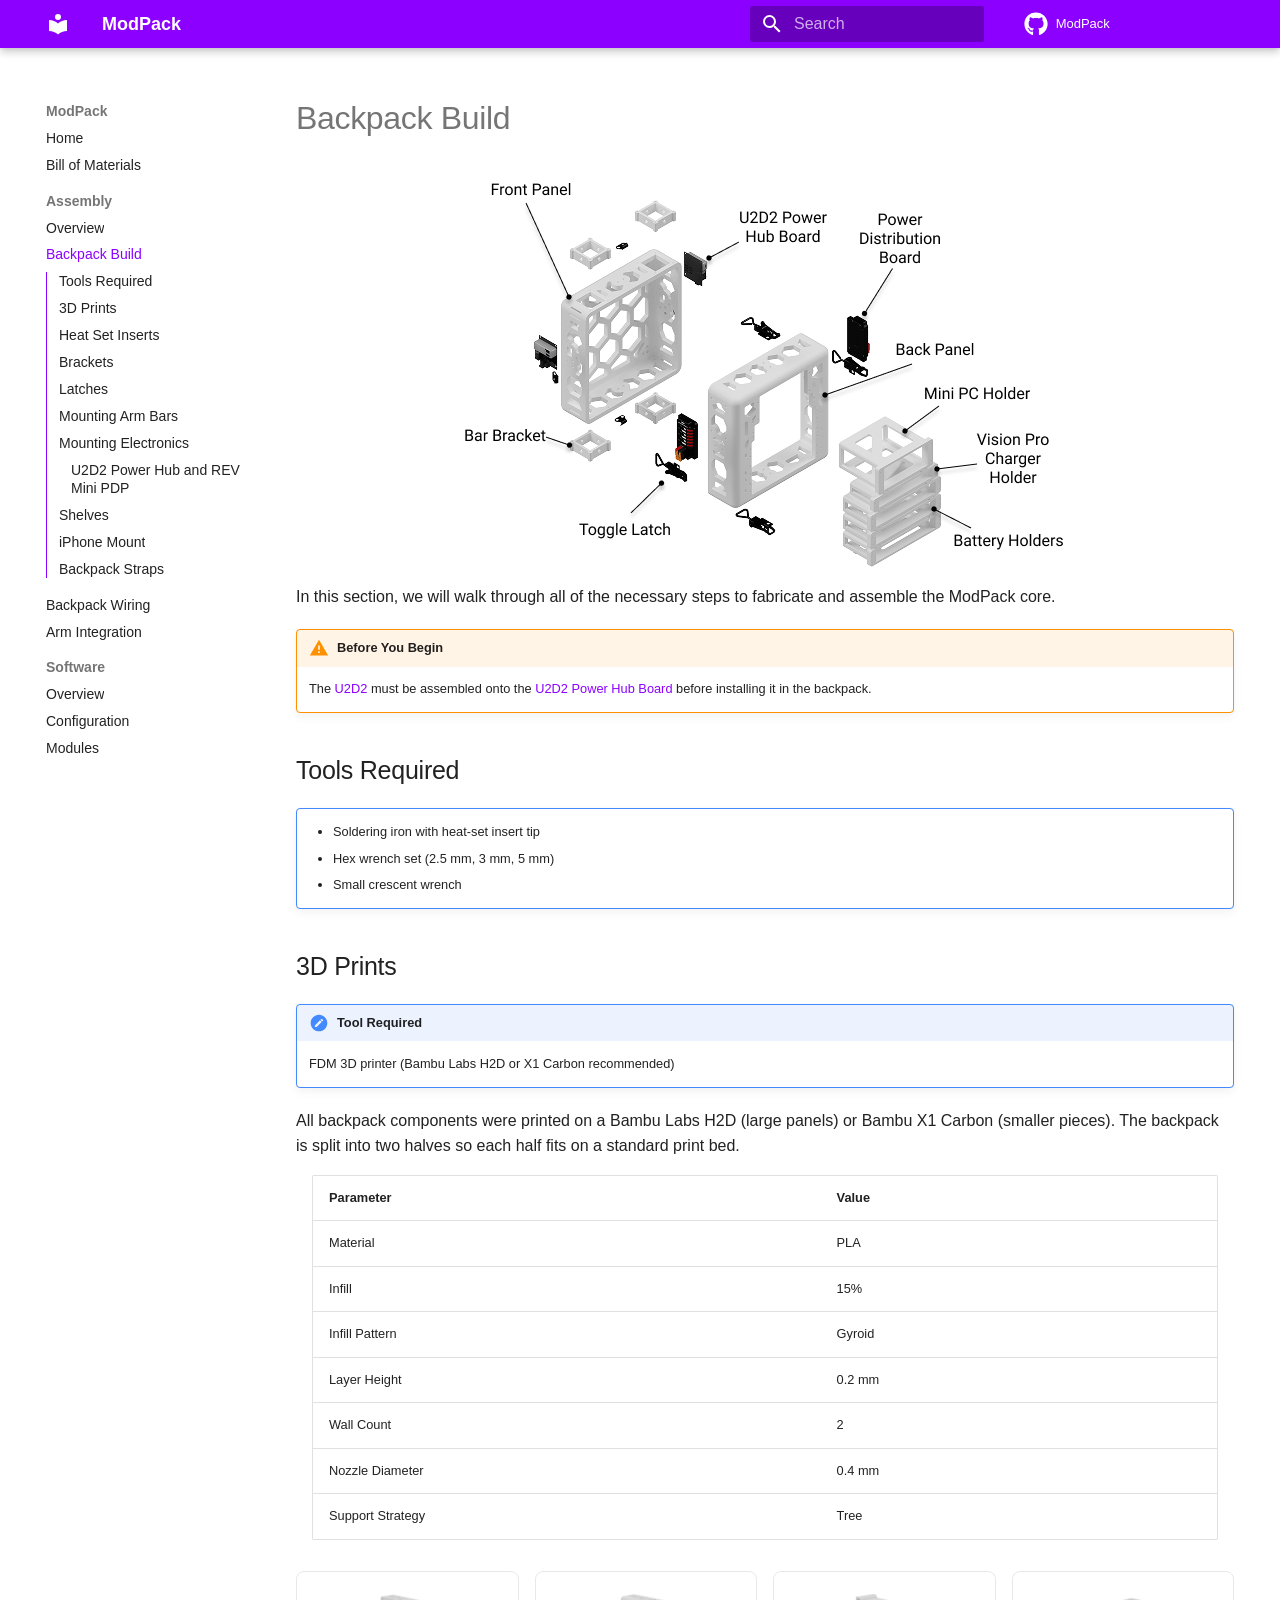
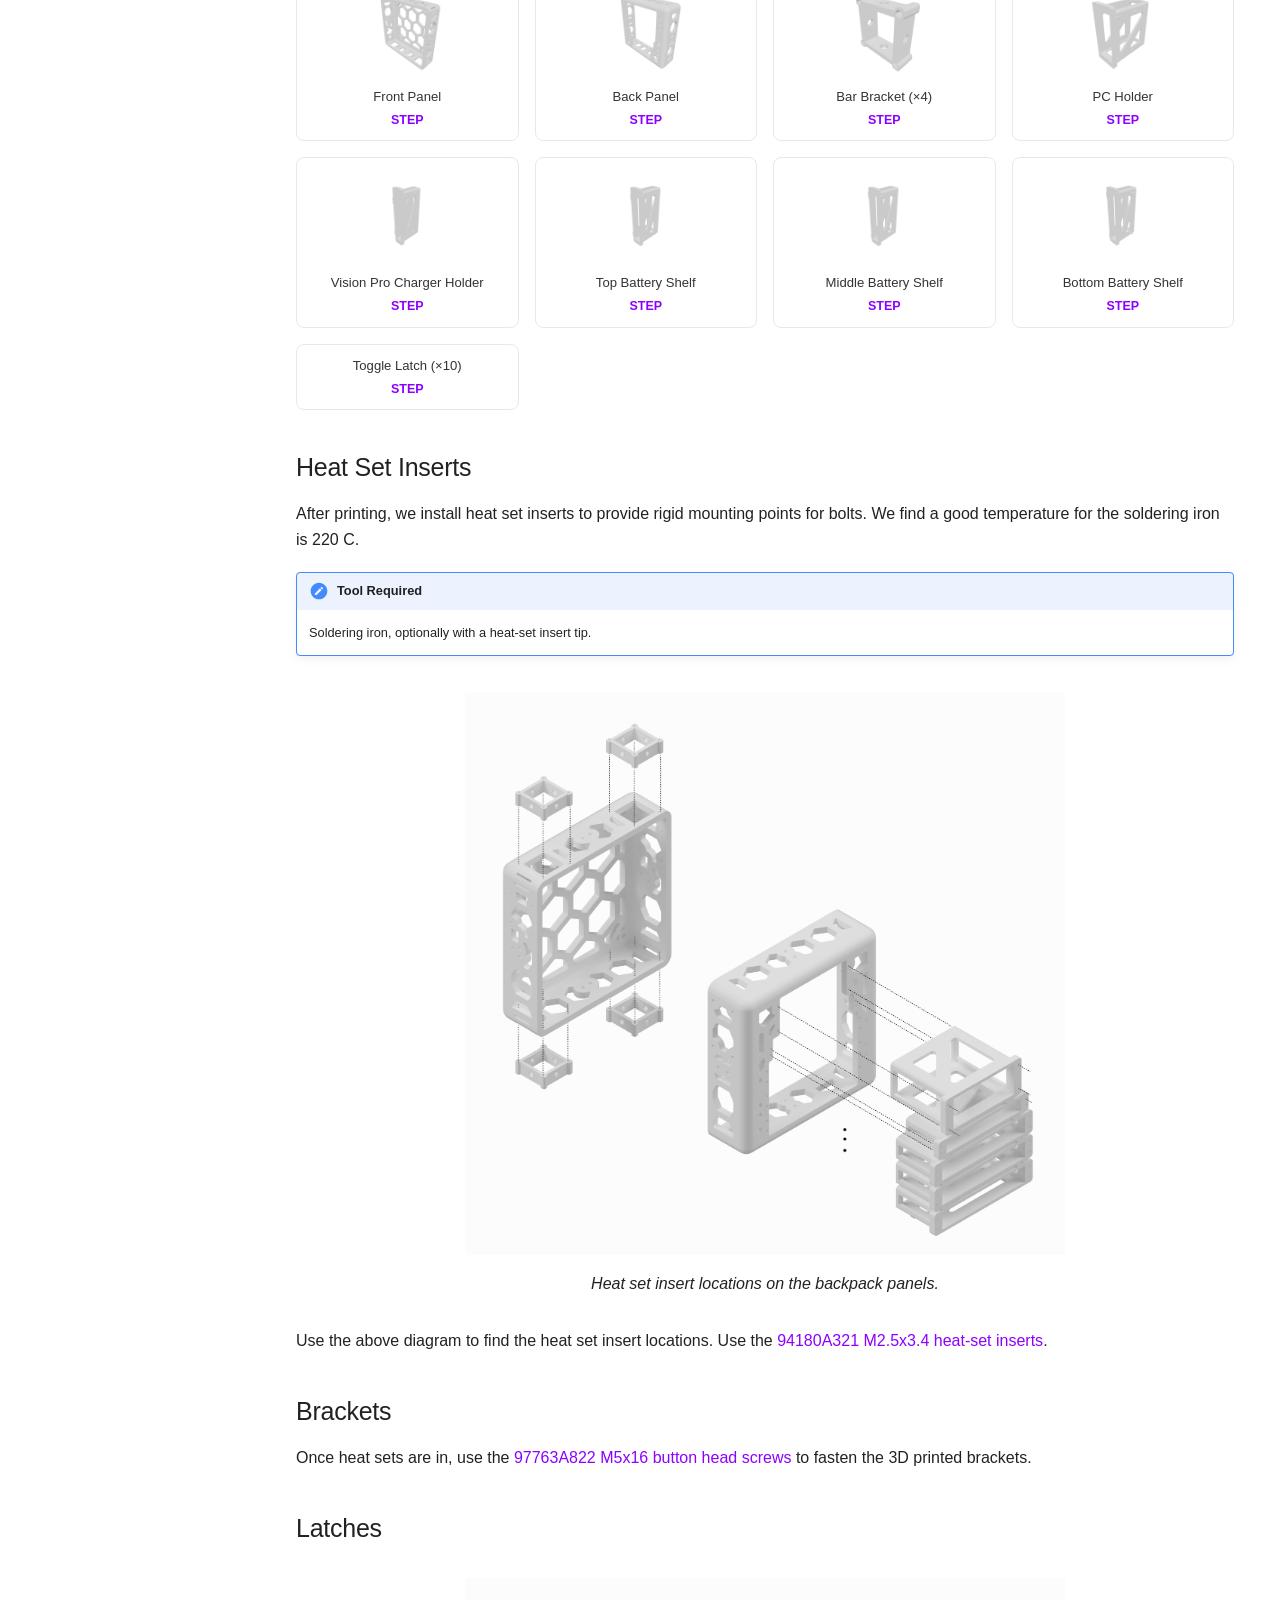
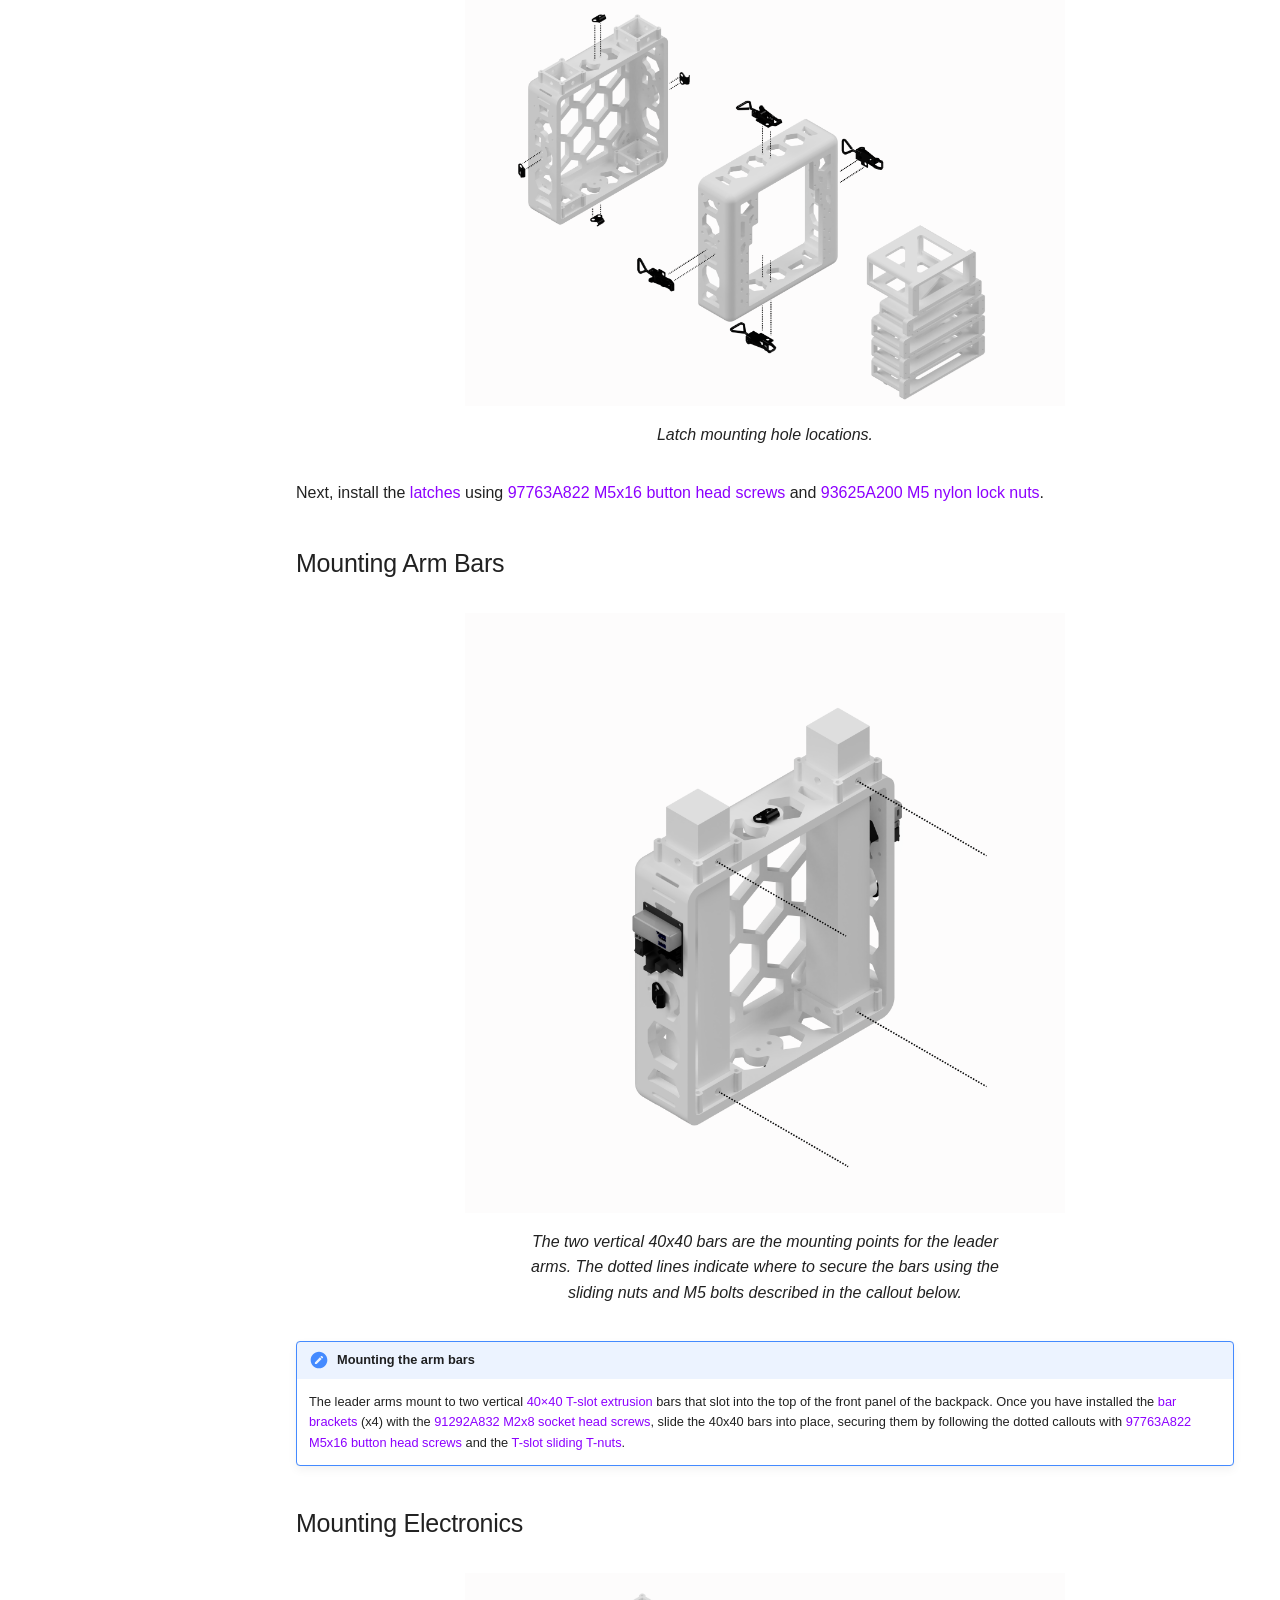
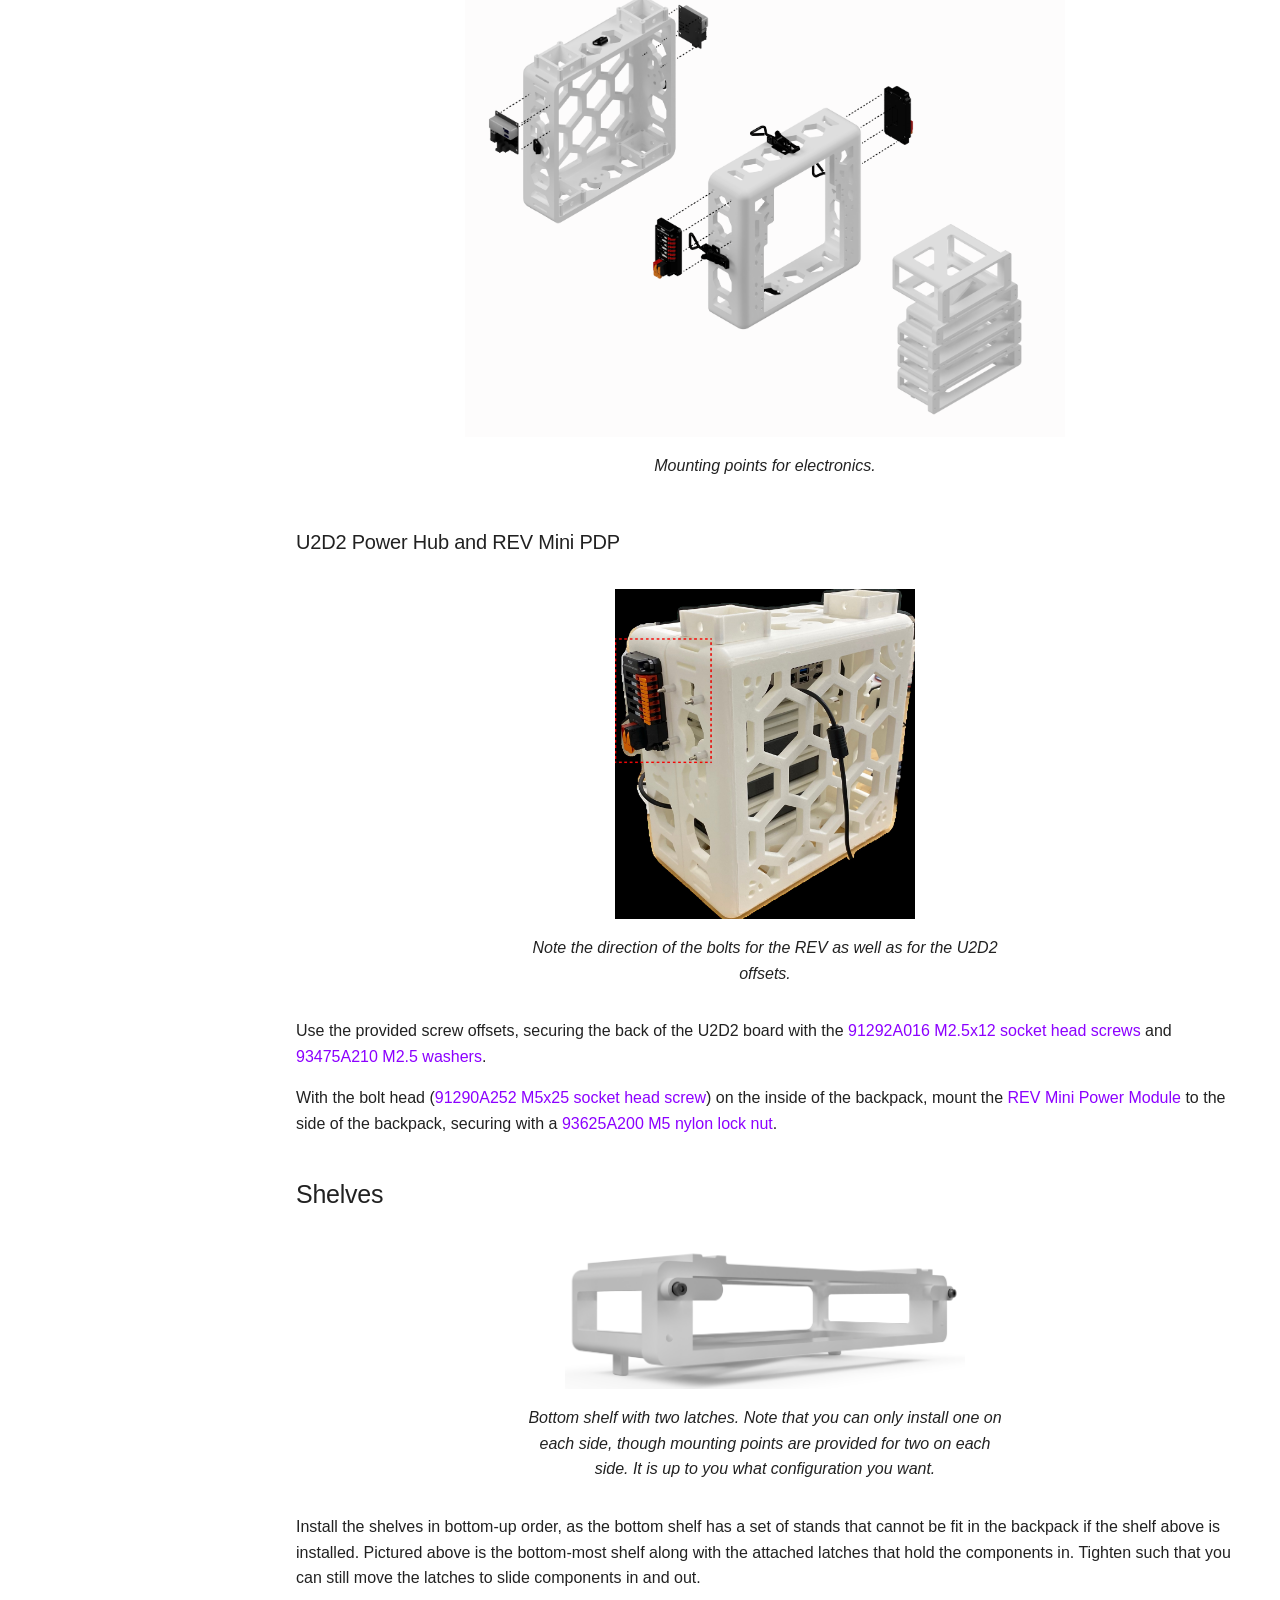
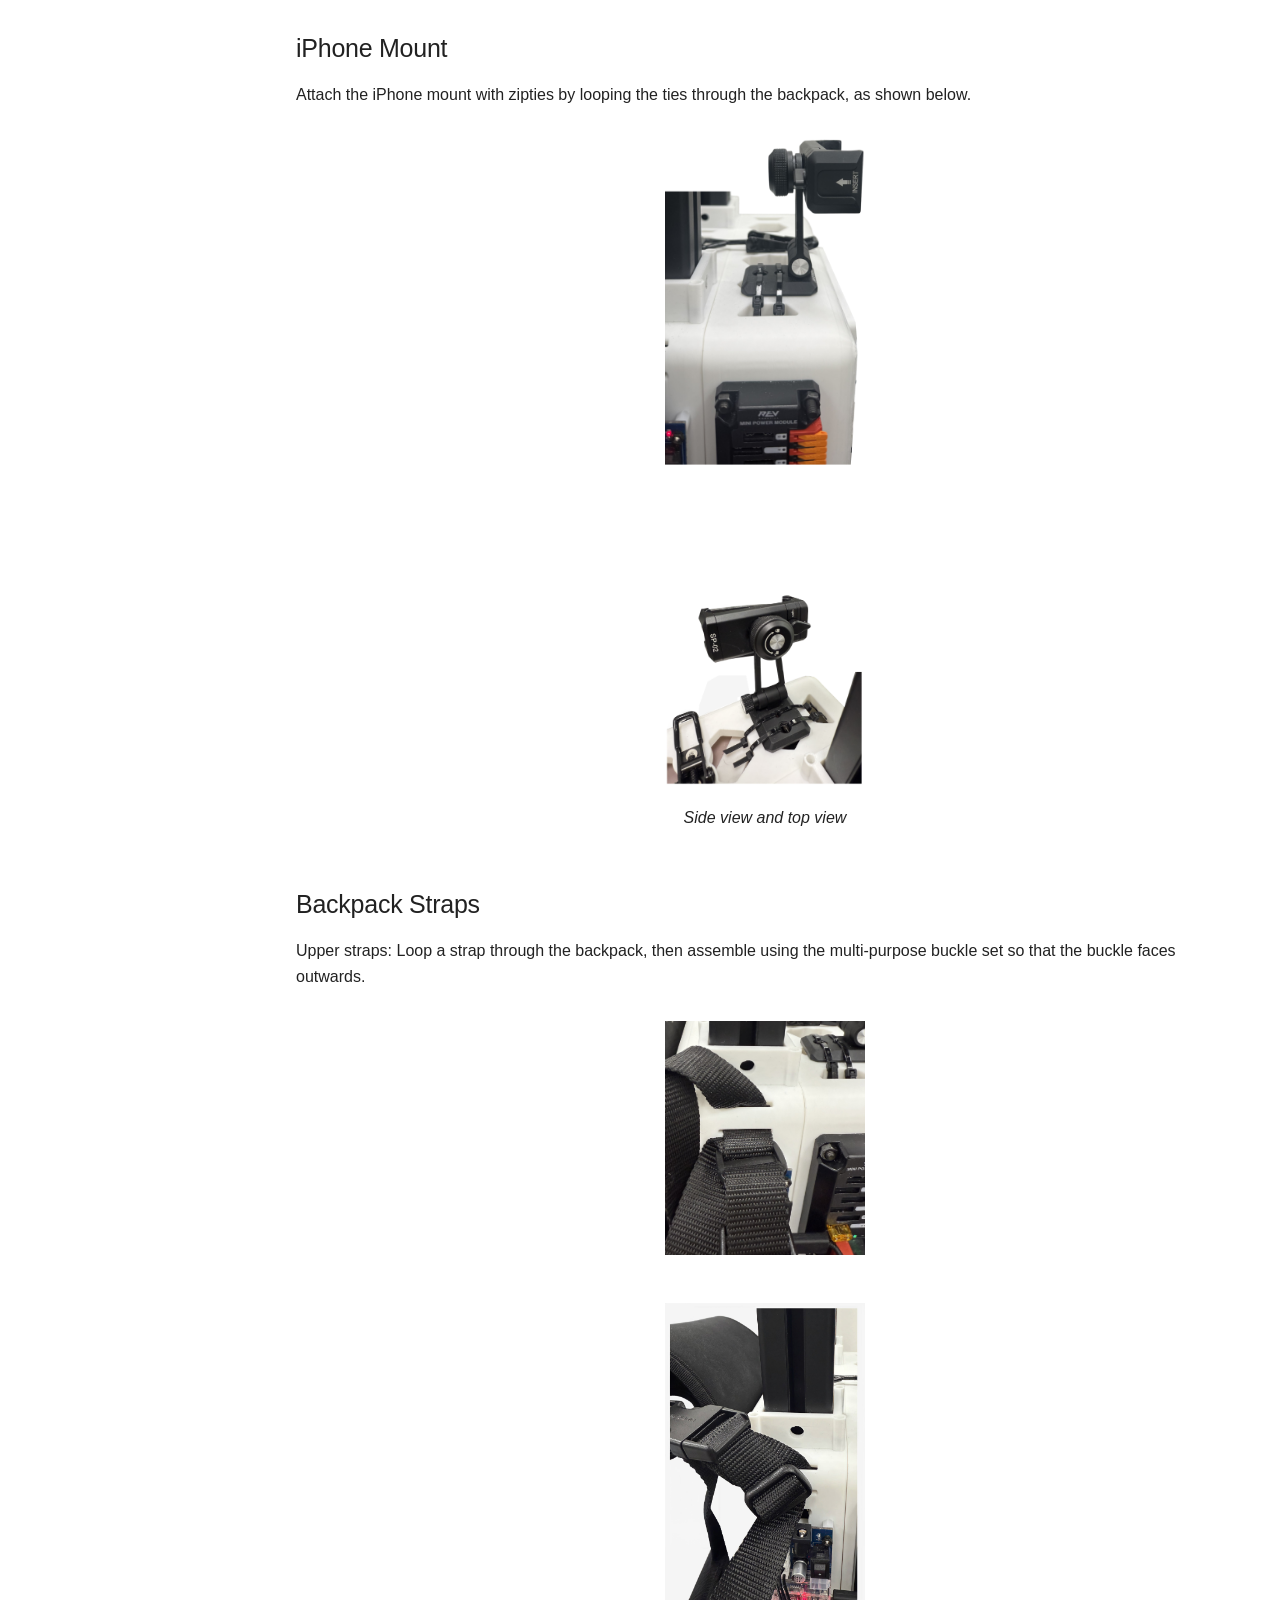
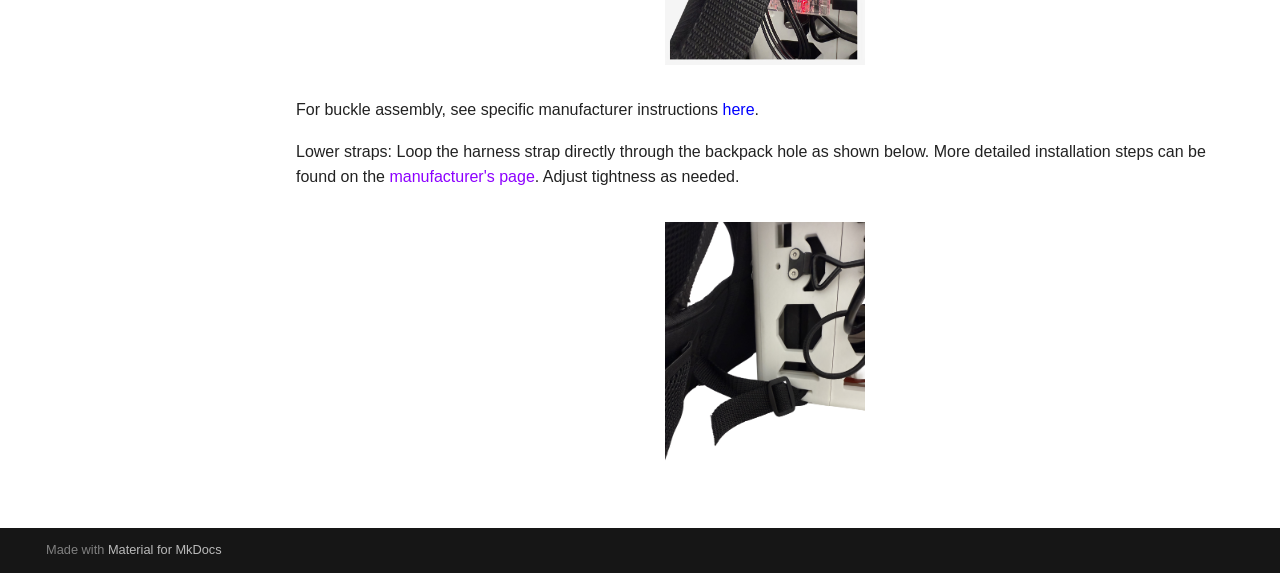
<file: docs/assembly/backpack/index.html>
<!doctype html>
<html lang="en" class="no-js">
  <head>
    
      <meta charset="utf-8">
      <meta name="viewport" content="width=device-width,initial-scale=1">
      
        <meta name="description" content="Documentation for ModPack, an open-source teleoperation backpack for bimanual mobile robots. Bill of materials, assembly guides, and software setup.">
      
      
      
        <link rel="canonical" href="https://modpackteleoperation.github.io/docs/assembly/backpack/">
      
      
        <link rel="prev" href="../">
      
      
        <link rel="next" href="../wiring/">
      
      
      <link rel="icon" href="../../assets/images/favicon.png">
      <meta name="generator" content="mkdocs-1.6.1, mkdocs-material-9.5.49">
    
    
      
        <title>Backpack Build - ModPack</title>
      
    
    
      <link rel="stylesheet" href="../../assets/stylesheets/main.6f8fc17f.min.css">
      
        
        <link rel="stylesheet" href="../../assets/stylesheets/palette.06af60db.min.css">
      
      


    
    
      
    
    
      
    
    
      <link rel="stylesheet" href="../../stylesheets/extra.css">
    
    <script>__md_scope=new URL("../..",location),__md_hash=e=>[...e].reduce(((e,_)=>(e<<5)-e+_.charCodeAt(0)),0),__md_get=(e,_=localStorage,t=__md_scope)=>JSON.parse(_.getItem(t.pathname+"."+e)),__md_set=(e,_,t=localStorage,a=__md_scope)=>{try{t.setItem(a.pathname+"."+e,JSON.stringify(_))}catch(e){}}</script>
    
      

    
    
    
  <script type="importmap">
  {
    "imports": {
      "three": "/assets/vendor/three/three.module.js",
      "three/addons/": "/assets/vendor/three/addons/"
    }
  }
  </script>

  </head>
  
  
    
    
    
    
    
    <body dir="ltr" data-md-color-scheme="default" data-md-color-primary="custom" data-md-color-accent="indigo">
  
    
    <input class="md-toggle" data-md-toggle="drawer" type="checkbox" id="__drawer" autocomplete="off">
    <input class="md-toggle" data-md-toggle="search" type="checkbox" id="__search" autocomplete="off">
    <label class="md-overlay" for="__drawer"></label>
    <div data-md-component="skip">
      
        
        <a href="#backpack-build" class="md-skip">
          Skip to content
        </a>
      
    </div>
    <div data-md-component="announce">
      
    </div>
    
    
      

  

<header class="md-header md-header--shadow" data-md-component="header">
  <nav class="md-header__inner md-grid" aria-label="Header">
    <a href="../.." title="ModPack" class="md-header__button md-logo" aria-label="ModPack" data-md-component="logo">
      
  
  <svg xmlns="http://www.w3.org/2000/svg" viewBox="0 0 24 24"><path d="M12 8a3 3 0 0 0 3-3 3 3 0 0 0-3-3 3 3 0 0 0-3 3 3 3 0 0 0 3 3m0 3.54C9.64 9.35 6.5 8 3 8v11c3.5 0 6.64 1.35 9 3.54 2.36-2.19 5.5-3.54 9-3.54V8c-3.5 0-6.64 1.35-9 3.54"/></svg>

    </a>
    <label class="md-header__button md-icon" for="__drawer">
      
      <svg xmlns="http://www.w3.org/2000/svg" viewBox="0 0 24 24"><path d="M3 6h18v2H3zm0 5h18v2H3zm0 5h18v2H3z"/></svg>
    </label>
    <div class="md-header__title" data-md-component="header-title">
      <div class="md-header__ellipsis">
        <div class="md-header__topic">
          <span class="md-ellipsis">
            ModPack
          </span>
        </div>
        <div class="md-header__topic" data-md-component="header-topic">
          <span class="md-ellipsis">
            
              Backpack Build
            
          </span>
        </div>
      </div>
    </div>
    
      
    
    
    
    
      <label class="md-header__button md-icon" for="__search">
        
        <svg xmlns="http://www.w3.org/2000/svg" viewBox="0 0 24 24"><path d="M9.5 3A6.5 6.5 0 0 1 16 9.5c0 1.61-.59 3.09-1.56 4.23l.27.27h.79l5 5-1.5 1.5-5-5v-.79l-.27-.27A6.52 6.52 0 0 1 9.5 16 6.5 6.5 0 0 1 3 9.5 6.5 6.5 0 0 1 9.5 3m0 2C7 5 5 7 5 9.5S7 14 9.5 14 14 12 14 9.5 12 5 9.5 5"/></svg>
      </label>
      <div class="md-search" data-md-component="search" role="dialog">
  <label class="md-search__overlay" for="__search"></label>
  <div class="md-search__inner" role="search">
    <form class="md-search__form" name="search">
      <input type="text" class="md-search__input" name="query" aria-label="Search" placeholder="Search" autocapitalize="off" autocorrect="off" autocomplete="off" spellcheck="false" data-md-component="search-query" required>
      <label class="md-search__icon md-icon" for="__search">
        
        <svg xmlns="http://www.w3.org/2000/svg" viewBox="0 0 24 24"><path d="M9.5 3A6.5 6.5 0 0 1 16 9.5c0 1.61-.59 3.09-1.56 4.23l.27.27h.79l5 5-1.5 1.5-5-5v-.79l-.27-.27A6.52 6.52 0 0 1 9.5 16 6.5 6.5 0 0 1 3 9.5 6.5 6.5 0 0 1 9.5 3m0 2C7 5 5 7 5 9.5S7 14 9.5 14 14 12 14 9.5 12 5 9.5 5"/></svg>
        
        <svg xmlns="http://www.w3.org/2000/svg" viewBox="0 0 24 24"><path d="M20 11v2H8l5.5 5.5-1.42 1.42L4.16 12l7.92-7.92L13.5 5.5 8 11z"/></svg>
      </label>
      <nav class="md-search__options" aria-label="Search">
        
        <button type="reset" class="md-search__icon md-icon" title="Clear" aria-label="Clear" tabindex="-1">
          
          <svg xmlns="http://www.w3.org/2000/svg" viewBox="0 0 24 24"><path d="M19 6.41 17.59 5 12 10.59 6.41 5 5 6.41 10.59 12 5 17.59 6.41 19 12 13.41 17.59 19 19 17.59 13.41 12z"/></svg>
        </button>
      </nav>
      
        <div class="md-search__suggest" data-md-component="search-suggest"></div>
      
    </form>
    <div class="md-search__output">
      <div class="md-search__scrollwrap" tabindex="0" data-md-scrollfix>
        <div class="md-search-result" data-md-component="search-result">
          <div class="md-search-result__meta">
            Initializing search
          </div>
          <ol class="md-search-result__list" role="presentation"></ol>
        </div>
      </div>
    </div>
  </div>
</div>
    
    
      <div class="md-header__source">
        <a href="https://github.com/modpackteleoperation/modpack" title="Go to repository" class="md-source" data-md-component="source">
  <div class="md-source__icon md-icon">
    
    <svg xmlns="http://www.w3.org/2000/svg" viewBox="0 0 496 512"><!--! Font Awesome Free 6.7.1 by @fontawesome - https://fontawesome.com License - https://fontawesome.com/license/free (Icons: CC BY 4.0, Fonts: SIL OFL 1.1, Code: MIT License) Copyright 2024 Fonticons, Inc.--><path d="M165.9 397.4c0 2-2.3 3.6-5.2 3.6-3.3.3-5.6-1.3-5.6-3.6 0-2 2.3-3.6 5.2-3.6 3-.3 5.6 1.3 5.6 3.6m-31.1-4.5c-.7 2 1.3 4.3 4.3 4.9 2.6 1 5.6 0 6.2-2s-1.3-4.3-4.3-5.2c-2.6-.7-5.5.3-6.2 2.3m44.2-1.7c-2.9.7-4.9 2.6-4.6 4.9.3 2 2.9 3.3 5.9 2.6 2.9-.7 4.9-2.6 4.6-4.6-.3-1.9-3-3.2-5.9-2.9M244.8 8C106.1 8 0 113.3 0 252c0 110.9 69.8 205.8 169.5 239.2 12.8 2.3 17.3-5.6 17.3-12.1 0-6.2-.3-40.4-.3-61.4 0 0-70 15-84.7-29.8 0 0-11.4-29.1-27.8-36.6 0 0-22.9-15.7 1.6-15.4 0 0 24.9 2 38.6 25.8 21.9 38.6 58.6 27.5 72.9 20.9 2.3-16 8.8-27.1 16-33.7-55.9-6.2-112.3-14.3-112.3-110.5 0-27.5 7.6-41.3 23.6-58.9-2.6-6.5-11.1-33.3 2.6-67.9 20.9-6.5 69 27 69 27 20-5.6 41.5-8.5 62.8-8.5s42.8 2.9 62.8 8.5c0 0 48.1-33.6 69-27 13.7 34.7 5.2 61.4 2.6 67.9 16 17.7 25.8 31.5 25.8 58.9 0 96.5-58.9 104.2-114.8 110.5 9.2 7.9 17 22.9 17 46.4 0 33.7-.3 75.4-.3 83.6 0 6.5 4.6 14.4 17.3 12.1C428.2 457.8 496 362.9 496 252 496 113.3 383.5 8 244.8 8M97.2 352.9c-1.3 1-1 3.3.7 5.2 1.6 1.6 3.9 2.3 5.2 1 1.3-1 1-3.3-.7-5.2-1.6-1.6-3.9-2.3-5.2-1m-10.8-8.1c-.7 1.3.3 2.9 2.3 3.9 1.6 1 3.6.7 4.3-.7.7-1.3-.3-2.9-2.3-3.9-2-.6-3.6-.3-4.3.7m32.4 35.6c-1.6 1.3-1 4.3 1.3 6.2 2.3 2.3 5.2 2.6 6.5 1 1.3-1.3.7-4.3-1.3-6.2-2.2-2.3-5.2-2.6-6.5-1m-11.4-14.7c-1.6 1-1.6 3.6 0 5.9s4.3 3.3 5.6 2.3c1.6-1.3 1.6-3.9 0-6.2-1.4-2.3-4-3.3-5.6-2"/></svg>
  </div>
  <div class="md-source__repository">
    ModPack
  </div>
</a>
      </div>
    
  </nav>
  
</header>
    
    <div class="md-container" data-md-component="container">
      
      
        
          
        
      
      <main class="md-main" data-md-component="main">
        <div class="md-main__inner md-grid">
          
            
              
              <div class="md-sidebar md-sidebar--primary" data-md-component="sidebar" data-md-type="navigation" >
                <div class="md-sidebar__scrollwrap">
                  <div class="md-sidebar__inner">
                    



  

<nav class="md-nav md-nav--primary md-nav--integrated" aria-label="Navigation" data-md-level="0">
  <label class="md-nav__title" for="__drawer">
    <a href="../.." title="ModPack" class="md-nav__button md-logo" aria-label="ModPack" data-md-component="logo">
      
  
  <svg xmlns="http://www.w3.org/2000/svg" viewBox="0 0 24 24"><path d="M12 8a3 3 0 0 0 3-3 3 3 0 0 0-3-3 3 3 0 0 0-3 3 3 3 0 0 0 3 3m0 3.54C9.64 9.35 6.5 8 3 8v11c3.5 0 6.64 1.35 9 3.54 2.36-2.19 5.5-3.54 9-3.54V8c-3.5 0-6.64 1.35-9 3.54"/></svg>

    </a>
    ModPack
  </label>
  
    <div class="md-nav__source">
      <a href="https://github.com/modpackteleoperation/modpack" title="Go to repository" class="md-source" data-md-component="source">
  <div class="md-source__icon md-icon">
    
    <svg xmlns="http://www.w3.org/2000/svg" viewBox="0 0 496 512"><!--! Font Awesome Free 6.7.1 by @fontawesome - https://fontawesome.com License - https://fontawesome.com/license/free (Icons: CC BY 4.0, Fonts: SIL OFL 1.1, Code: MIT License) Copyright 2024 Fonticons, Inc.--><path d="M165.9 397.4c0 2-2.3 3.6-5.2 3.6-3.3.3-5.6-1.3-5.6-3.6 0-2 2.3-3.6 5.2-3.6 3-.3 5.6 1.3 5.6 3.6m-31.1-4.5c-.7 2 1.3 4.3 4.3 4.9 2.6 1 5.6 0 6.2-2s-1.3-4.3-4.3-5.2c-2.6-.7-5.5.3-6.2 2.3m44.2-1.7c-2.9.7-4.9 2.6-4.6 4.9.3 2 2.9 3.3 5.9 2.6 2.9-.7 4.9-2.6 4.6-4.6-.3-1.9-3-3.2-5.9-2.9M244.8 8C106.1 8 0 113.3 0 252c0 110.9 69.8 205.8 169.5 239.2 12.8 2.3 17.3-5.6 17.3-12.1 0-6.2-.3-40.4-.3-61.4 0 0-70 15-84.7-29.8 0 0-11.4-29.1-27.8-36.6 0 0-22.9-15.7 1.6-15.4 0 0 24.9 2 38.6 25.8 21.9 38.6 58.6 27.5 72.9 20.9 2.3-16 8.8-27.1 16-33.7-55.9-6.2-112.3-14.3-112.3-110.5 0-27.5 7.6-41.3 23.6-58.9-2.6-6.5-11.1-33.3 2.6-67.9 20.9-6.5 69 27 69 27 20-5.6 41.5-8.5 62.8-8.5s42.8 2.9 62.8 8.5c0 0 48.1-33.6 69-27 13.7 34.7 5.2 61.4 2.6 67.9 16 17.7 25.8 31.5 25.8 58.9 0 96.5-58.9 104.2-114.8 110.5 9.2 7.9 17 22.9 17 46.4 0 33.7-.3 75.4-.3 83.6 0 6.5 4.6 14.4 17.3 12.1C428.2 457.8 496 362.9 496 252 496 113.3 383.5 8 244.8 8M97.2 352.9c-1.3 1-1 3.3.7 5.2 1.6 1.6 3.9 2.3 5.2 1 1.3-1 1-3.3-.7-5.2-1.6-1.6-3.9-2.3-5.2-1m-10.8-8.1c-.7 1.3.3 2.9 2.3 3.9 1.6 1 3.6.7 4.3-.7.7-1.3-.3-2.9-2.3-3.9-2-.6-3.6-.3-4.3.7m32.4 35.6c-1.6 1.3-1 4.3 1.3 6.2 2.3 2.3 5.2 2.6 6.5 1 1.3-1.3.7-4.3-1.3-6.2-2.2-2.3-5.2-2.6-6.5-1m-11.4-14.7c-1.6 1-1.6 3.6 0 5.9s4.3 3.3 5.6 2.3c1.6-1.3 1.6-3.9 0-6.2-1.4-2.3-4-3.3-5.6-2"/></svg>
  </div>
  <div class="md-source__repository">
    ModPack
  </div>
</a>
    </div>
  
  <ul class="md-nav__list" data-md-scrollfix>
    
      
      
  
  
  
  
    <li class="md-nav__item">
      <a href="../.." class="md-nav__link">
        
  
  <span class="md-ellipsis">
    Home
  </span>
  

      </a>
    </li>
  

    
      
      
  
  
  
  
    <li class="md-nav__item">
      <a href="../../bom/" class="md-nav__link">
        
  
  <span class="md-ellipsis">
    Bill of Materials
  </span>
  

      </a>
    </li>
  

    
      
      
  
  
    
  
  
  
    
    
    
      
        
        
      
    
    
    <li class="md-nav__item md-nav__item--active md-nav__item--section md-nav__item--nested">
      
        
        
        <input class="md-nav__toggle md-toggle " type="checkbox" id="__nav_3" checked>
        
          
          <label class="md-nav__link" for="__nav_3" id="__nav_3_label" tabindex="">
            
  
  <span class="md-ellipsis">
    Assembly
  </span>
  

            <span class="md-nav__icon md-icon"></span>
          </label>
        
        <nav class="md-nav" data-md-level="1" aria-labelledby="__nav_3_label" aria-expanded="true">
          <label class="md-nav__title" for="__nav_3">
            <span class="md-nav__icon md-icon"></span>
            Assembly
          </label>
          <ul class="md-nav__list" data-md-scrollfix>
            
              
                
  
  
  
  
    <li class="md-nav__item">
      <a href="../" class="md-nav__link">
        
  
  <span class="md-ellipsis">
    Overview
  </span>
  

      </a>
    </li>
  

              
            
              
                
  
  
    
  
  
  
    <li class="md-nav__item md-nav__item--active">
      
      <input class="md-nav__toggle md-toggle" type="checkbox" id="__toc">
      
      
        
      
      
        <label class="md-nav__link md-nav__link--active" for="__toc">
          
  
  <span class="md-ellipsis">
    Backpack Build
  </span>
  

          <span class="md-nav__icon md-icon"></span>
        </label>
      
      <a href="./" class="md-nav__link md-nav__link--active">
        
  
  <span class="md-ellipsis">
    Backpack Build
  </span>
  

      </a>
      
        

<nav class="md-nav md-nav--secondary" aria-label="Table of contents">
  
  
  
    
  
  
    <label class="md-nav__title" for="__toc">
      <span class="md-nav__icon md-icon"></span>
      Table of contents
    </label>
    <ul class="md-nav__list" data-md-component="toc" data-md-scrollfix>
      
        <li class="md-nav__item">
  <a href="#tools-required" class="md-nav__link">
    <span class="md-ellipsis">
      Tools Required
    </span>
  </a>
  
</li>
      
        <li class="md-nav__item">
  <a href="#3d-prints" class="md-nav__link">
    <span class="md-ellipsis">
      3D Prints
    </span>
  </a>
  
</li>
      
        <li class="md-nav__item">
  <a href="#heat-set-inserts" class="md-nav__link">
    <span class="md-ellipsis">
      Heat Set Inserts
    </span>
  </a>
  
</li>
      
        <li class="md-nav__item">
  <a href="#brackets" class="md-nav__link">
    <span class="md-ellipsis">
      Brackets
    </span>
  </a>
  
</li>
      
        <li class="md-nav__item">
  <a href="#latches" class="md-nav__link">
    <span class="md-ellipsis">
      Latches
    </span>
  </a>
  
</li>
      
        <li class="md-nav__item">
  <a href="#mounting-arm-bars" class="md-nav__link">
    <span class="md-ellipsis">
      Mounting Arm Bars
    </span>
  </a>
  
</li>
      
        <li class="md-nav__item">
  <a href="#mounting-electronics" class="md-nav__link">
    <span class="md-ellipsis">
      Mounting Electronics
    </span>
  </a>
  
    <nav class="md-nav" aria-label="Mounting Electronics">
      <ul class="md-nav__list">
        
          <li class="md-nav__item">
  <a href="#u2d2-power-hub-and-rev-mini-pdp" class="md-nav__link">
    <span class="md-ellipsis">
      U2D2 Power Hub and REV Mini PDP
    </span>
  </a>
  
</li>
        
      </ul>
    </nav>
  
</li>
      
        <li class="md-nav__item">
  <a href="#shelves" class="md-nav__link">
    <span class="md-ellipsis">
      Shelves
    </span>
  </a>
  
</li>
      
        <li class="md-nav__item">
  <a href="#iphone-mount" class="md-nav__link">
    <span class="md-ellipsis">
      iPhone Mount
    </span>
  </a>
  
</li>
      
        <li class="md-nav__item">
  <a href="#backpack-straps" class="md-nav__link">
    <span class="md-ellipsis">
      Backpack Straps
    </span>
  </a>
  
</li>
      
    </ul>
  
</nav>
      
    </li>
  

              
            
              
                
  
  
  
  
    <li class="md-nav__item">
      <a href="../wiring/" class="md-nav__link">
        
  
  <span class="md-ellipsis">
    Backpack Wiring
  </span>
  

      </a>
    </li>
  

              
            
              
                
  
  
  
  
    <li class="md-nav__item">
      <a href="../arms/" class="md-nav__link">
        
  
  <span class="md-ellipsis">
    Arm Integration
  </span>
  

      </a>
    </li>
  

              
            
          </ul>
        </nav>
      
    </li>
  

    
      
      
  
  
  
  
    
    
    
      
        
        
      
    
    
    <li class="md-nav__item md-nav__item--section md-nav__item--nested">
      
        
        
        <input class="md-nav__toggle md-toggle " type="checkbox" id="__nav_4" >
        
          
          <label class="md-nav__link" for="__nav_4" id="__nav_4_label" tabindex="">
            
  
  <span class="md-ellipsis">
    Software
  </span>
  

            <span class="md-nav__icon md-icon"></span>
          </label>
        
        <nav class="md-nav" data-md-level="1" aria-labelledby="__nav_4_label" aria-expanded="false">
          <label class="md-nav__title" for="__nav_4">
            <span class="md-nav__icon md-icon"></span>
            Software
          </label>
          <ul class="md-nav__list" data-md-scrollfix>
            
              
                
  
  
  
  
    <li class="md-nav__item">
      <a href="../../software/" class="md-nav__link">
        
  
  <span class="md-ellipsis">
    Overview
  </span>
  

      </a>
    </li>
  

              
            
              
                
  
  
  
  
    <li class="md-nav__item">
      <a href="../../software/configuration/" class="md-nav__link">
        
  
  <span class="md-ellipsis">
    Configuration
  </span>
  

      </a>
    </li>
  

              
            
              
                
  
  
  
  
    <li class="md-nav__item">
      <a href="../../software/modules/" class="md-nav__link">
        
  
  <span class="md-ellipsis">
    Modules
  </span>
  

      </a>
    </li>
  

              
            
          </ul>
        </nav>
      
    </li>
  

    
  </ul>
</nav>
                  </div>
                </div>
              </div>
            
            
          
          
            <div class="md-content" data-md-component="content">
              <article class="md-content__inner md-typeset">
                
                  


<h1 id="backpack-build">Backpack Build</h1>
<p><img alt="Backpack exploded view" class="center" src="../../images/backpack_exploded_label.png" /></p>
<p>In this section, we will walk through all of the necessary steps to fabricate and assemble the ModPack core.</p>
<div class="admonition warning">
<p class="admonition-title">Before You Begin</p>
<p>The <a href="../../bom/#u2d2">U2D2</a> must be assembled onto the <a href="../../bom/#u2d2-power-hub">U2D2 Power Hub Board</a> before installing it in the backpack.</p>
</div>
<h2 id="tools-required">Tools Required</h2>
<div class="admonition note">
<ul>
<li>Soldering iron with heat-set insert tip</li>
<li>Hex wrench set (2.5 mm, 3 mm, 5 mm)</li>
<li>Small crescent wrench</li>
</ul>
</div>
<h2 id="3d-prints">3D Prints</h2>
<div class="admonition note">
<p class="admonition-title">Tool Required</p>
<p>FDM 3D printer (Bambu Labs H2D or X1 Carbon recommended)</p>
</div>
<p>All backpack components were printed on a Bambu Labs H2D (large panels) or Bambu X1 Carbon (smaller pieces). The backpack is split into two halves so each half fits on a standard print bed.</p>
<table>
<thead>
<tr>
<th>Parameter</th>
<th>Value</th>
</tr>
</thead>
<tbody>
<tr>
<td>Material</td>
<td>PLA</td>
</tr>
<tr>
<td>Infill</td>
<td>15%</td>
</tr>
<tr>
<td>Infill Pattern</td>
<td>Gyroid</td>
</tr>
<tr>
<td>Layer Height</td>
<td>0.2 mm</td>
</tr>
<tr>
<td>Wall Count</td>
<td>2</td>
</tr>
<tr>
<td>Nozzle Diameter</td>
<td>0.4 mm</td>
</tr>
<tr>
<td>Support Strategy</td>
<td>Tree</td>
</tr>
</tbody>
</table>
<div class="stl-grid">
  <div class="stl-card"><a href="../../images/bom/part-backpack-front.png"><img src="../../images/bom/part-backpack-front.png"></a><span class="stl-card-name">Front Panel</span><span class="stl-card-links"><a href="../../files/backpack/front-panel.step" download>STEP</a></span></div>
  <div class="stl-card"><a href="../../images/bom/part-backpack-back.png"><img src="../../images/bom/part-backpack-back.png"></a><span class="stl-card-name">Back Panel</span><span class="stl-card-links"><a href="../../files/backpack/back-panel.step" download>STEP</a></span></div>
  <div class="stl-card"><a href="../../images/bom/part-backpack-bar-bracket.png"><img src="../../images/bom/part-backpack-bar-bracket.png"></a><span class="stl-card-name">Bar Bracket (×4)</span><span class="stl-card-links"><a href="../../files/backpack/bar-bracket.step" download>STEP</a></span></div>
  <div class="stl-card"><a href="../../images/bom/part-backpack-pc-holder.png"><img src="../../images/bom/part-backpack-pc-holder.png"></a><span class="stl-card-name">PC Holder</span><span class="stl-card-links"><a href="../../files/backpack/pc-holder.step" download>STEP</a></span></div>
  <div class="stl-card"><a href="../../images/bom/part-backpack-vp-charger-holder.png"><img src="../../images/bom/part-backpack-vp-charger-holder.png"></a><span class="stl-card-name">Vision Pro Charger Holder</span><span class="stl-card-links"><a href="../../files/backpack/vp-charger-holder.step" download>STEP</a></span></div>
  <div class="stl-card"><a href="../../images/bom/part-backpack-shelf-top.png"><img src="../../images/bom/part-backpack-shelf-top.png"></a><span class="stl-card-name">Top Battery Shelf</span><span class="stl-card-links"><a href="../../files/backpack/shelf-top.step" download>STEP</a></span></div>
  <div class="stl-card"><a href="../../images/bom/part-backpack-shelf-mid.png"><img src="../../images/bom/part-backpack-shelf-mid.png"></a><span class="stl-card-name">Middle Battery Shelf</span><span class="stl-card-links"><a href="../../files/backpack/shelf-mid.step" download>STEP</a></span></div>
  <div class="stl-card"><a href="../../images/bom/part-backpack-shelf-bottom.png"><img src="../../images/bom/part-backpack-shelf-bottom.png"></a><span class="stl-card-name">Bottom Battery Shelf</span><span class="stl-card-links"><a href="../../files/backpack/shelf-bottom.step" download>STEP</a></span></div>
  <div class="stl-card"><span class="stl-card-name">Toggle Latch (×10)</span><span class="stl-card-links"><a href="../../files/backpack/toggle-latch.step" download>STEP</a></span></div>
</div>

<h2 id="heat-set-inserts">Heat Set Inserts</h2>
<p>After printing, we install heat set inserts to provide rigid mounting points for bolts. We find a good temperature for the soldering iron is 220 C.</p>
<div class="admonition note">
<p class="admonition-title">Tool Required</p>
<p>Soldering iron, optionally with a heat-set insert tip.</p>
</div>
<figure>
<p><img alt="Heat set insert locations" class="center" src="../../images/heat_sets.png" width="600" />
  </p>
<figcaption>Heat set insert locations on the backpack panels.</figcaption>
</figure>
<p>Use the above diagram to find the heat set insert locations. Use the <a href="../../bom/#94180A321">94180A321 M2.5x3.4 heat-set inserts</a>.</p>
<h2 id="brackets">Brackets</h2>
<p>Once heat sets are in, use the <a href="../../bom/#97763A822">97763A822 M5x16 button head screws</a> to fasten the 3D printed brackets.</p>
<h2 id="latches">Latches</h2>
<figure>
<p><img alt="Latch mounting hole locations" class="center" src="../../images/latches.png" width="600" />
  </p>
<figcaption>Latch mounting hole locations.</figcaption>
</figure>
<p>Next, install the <a href="../../bom/#latch">latches</a> using <a href="../../bom/#97763A822">97763A822 M5x16 button head screws</a> and <a href="../../bom/#93625A200">93625A200 M5 nylon lock nuts</a>.</p>
<h2 id="mounting-arm-bars">Mounting Arm Bars</h2>
<figure>
<p><img alt="Arm mounting bar locations" class="center" src="../../images/arm_bar_mounting.png" width="600" />
  </p>
<figcaption>The two vertical 40x40 bars are the mounting points for the leader arms. The dotted lines indicate where to secure the bars using the sliding nuts and M5 bolts described in the callout below.</figcaption>
</figure>
<div class="admonition note">
<p class="admonition-title">Mounting the arm bars</p>
<p>The leader arms mount to two vertical <a href="../../bom/#40x40-extrusion">40×40 T-slot extrusion</a> bars that slot into the top of the front panel of the backpack. Once you have installed the <a href="#3d-prints">bar brackets</a> (x4) with the <a href="../../bom/#91292A832">91292A832 M2x8 socket head screws</a>, slide the 40x40 bars into place, securing them by following the dotted callouts with <a href="../../bom/#97763A822">97763A822 M5x16 button head screws</a> and the <a href="../../bom/#t-slot-sliding-nuts">T-slot sliding T-nuts</a>.</p>
</div>
<h2 id="mounting-electronics">Mounting Electronics</h2>
<figure>
<p><img alt="Mounting points for electronics" class="center" src="../../images/electronics.png" width="600" />
  </p>
<figcaption>Mounting points for electronics.</figcaption>
</figure>
<h3 id="u2d2-power-hub-and-rev-mini-pdp">U2D2 Power Hub and REV Mini PDP</h3>
<figure>
<p><img alt="U2D2 offset mounting" class="center" src="../../images/u2d2_offsets.jpg" width="300" />
  </p>
<figcaption>Note the direction of the bolts for the REV as well as for the U2D2 offsets.</figcaption>
</figure>
<p>Use the provided screw offsets, securing the back of the U2D2 board with the <a href="../../bom/#91292A016">91292A016 M2.5x12 socket head screws</a> and <a href="../../bom/#93475A210">93475A210 M2.5 washers</a>.</p>
<p>With the bolt head (<a href="../../bom/#91290A252">91290A252 M5x25 socket head screw</a>) on the inside of the backpack, mount the <a href="../../bom/#rev-mini-pdp">REV Mini Power Module</a> to the side of the backpack, securing with a <a href="../../bom/#93625A200">93625A200 M5 nylon lock nut</a>.</p>
<h2 id="shelves">Shelves</h2>
<figure>
<p><img alt="Bottom shelf with two latches" class="center" src="../../images/bottom_shelf.png" width="400" />
  </p>
<figcaption>Bottom shelf with two latches. Note that you can only install one on each side, though mounting points are provided for two on each side. It is up to you what configuration you want.</figcaption>
</figure>
<p>Install the shelves in bottom-up order, as the bottom shelf has a set of stands that cannot be fit in the backpack if the shelf above is installed. Pictured above is the bottom-most shelf along with the attached latches that hold the components in. Tighten such that you can still move the latches to slide components in and out.</p>
<h2 id="iphone-mount">iPhone Mount</h2>
<p>Attach the iPhone mount with zipties by looping the ties through the backpack, as shown below. </p>
<figure>
<p><img alt="iPhone mount zip-tie routing, side view" class="center" src="../../images/ziptie_phone_mount.png" width="200" />
  <img alt="iPhone mount zip-tie routing, top view" class="center" src="../../images/ziptie_phone_mount_v2.png" width="200" />
  </p>
<figcaption>Side view and top view</figcaption>
</figure>
<h2 id="backpack-straps">Backpack Straps</h2>
<p>Upper straps: 
Loop a strap through the backpack, then assemble using the multi-purpose buckle set so that the buckle faces outwards. </p>
<figure>
<p><img alt="Upper strap routing" class="center" src="../../images/strap_top.jpg" width="200" /></p>
</figure>
<figure>
<p><img alt="Upper strap buckle" class="center" src="../../images/strap_top_buckle.jpg" width="200" /></p>
</figure>
<p>For buckle assembly, see specific manufacturer instructions <a href="https://m.media-amazon.com/images/I/B1ZCNi1e-nL.pdf" style="color: blue;">here</a>.</p>
<p>Lower straps: 
Loop the harness strap directly through the backpack hole as shown below. More detailed installation steps can be found on the <a href="https://www.amazon.com/dp/B0DHL1KNZ7">manufacturer's page</a>. Adjust tightness as needed. </p>
<figure>
<p><img alt="Lower strap routing" class="center" src="../../images/strap_bottom.png" width="200" /></p>
</figure>












                
              </article>
            </div>
          
          
<script>var target=document.getElementById(location.hash.slice(1));target&&target.name&&(target.checked=target.name.startsWith("__tabbed_"))</script>
        </div>
        
          <button type="button" class="md-top md-icon" data-md-component="top" hidden>
  
  <svg xmlns="http://www.w3.org/2000/svg" viewBox="0 0 24 24"><path d="M13 20h-2V8l-5.5 5.5-1.42-1.42L12 4.16l7.92 7.92-1.42 1.42L13 8z"/></svg>
  Back to top
</button>
        
      </main>
      
        <footer class="md-footer">
  
  <div class="md-footer-meta md-typeset">
    <div class="md-footer-meta__inner md-grid">
      <div class="md-copyright">
  
  
    Made with
    <a href="https://squidfunk.github.io/mkdocs-material/" target="_blank" rel="noopener">
      Material for MkDocs
    </a>
  
</div>
      
    </div>
  </div>
</footer>
      
    </div>
    <div class="md-dialog" data-md-component="dialog">
      <div class="md-dialog__inner md-typeset"></div>
    </div>
    
    
    <script id="__config" type="application/json">{"base": "../..", "features": ["navigation.sections", "navigation.top", "toc.integrate", "search.suggest", "content.code.copy"], "search": "../../assets/javascripts/workers/search.6ce7567c.min.js", "translations": {"clipboard.copied": "Copied to clipboard", "clipboard.copy": "Copy to clipboard", "search.result.more.one": "1 more on this page", "search.result.more.other": "# more on this page", "search.result.none": "No matching documents", "search.result.one": "1 matching document", "search.result.other": "# matching documents", "search.result.placeholder": "Type to start searching", "search.result.term.missing": "Missing", "select.version": "Select version"}}</script>
    
    
  
      <script src="../../assets/javascripts/bundle.88dd0f4e.min.js"></script>
      
        <script src="../../javascripts/slideshow.js"></script>
      
        <script src="../../javascripts/mathjax.js"></script>
      
        <script src="../../javascripts/model-viewer.js"></script>
      
        <script src="/assets/vendor/mathjax/tex-mml-chtml.js"></script>
      
        <script src="/assets/vendor/mermaid.min.js"></script>
      
    
  <script>
    document.addEventListener("DOMContentLoaded", function () {
      var logo = document.querySelector(".md-header__button.md-logo");
      if (logo) {
        logo.href = "/";
        logo.title = "← Back to project page";
      }
      var title = document.querySelector(".md-header__title a");
      if (title) {
        title.href = "/";
        title.title = "← Back to project page";
      }
    });
  </script>

  </body>
</html>
</file>
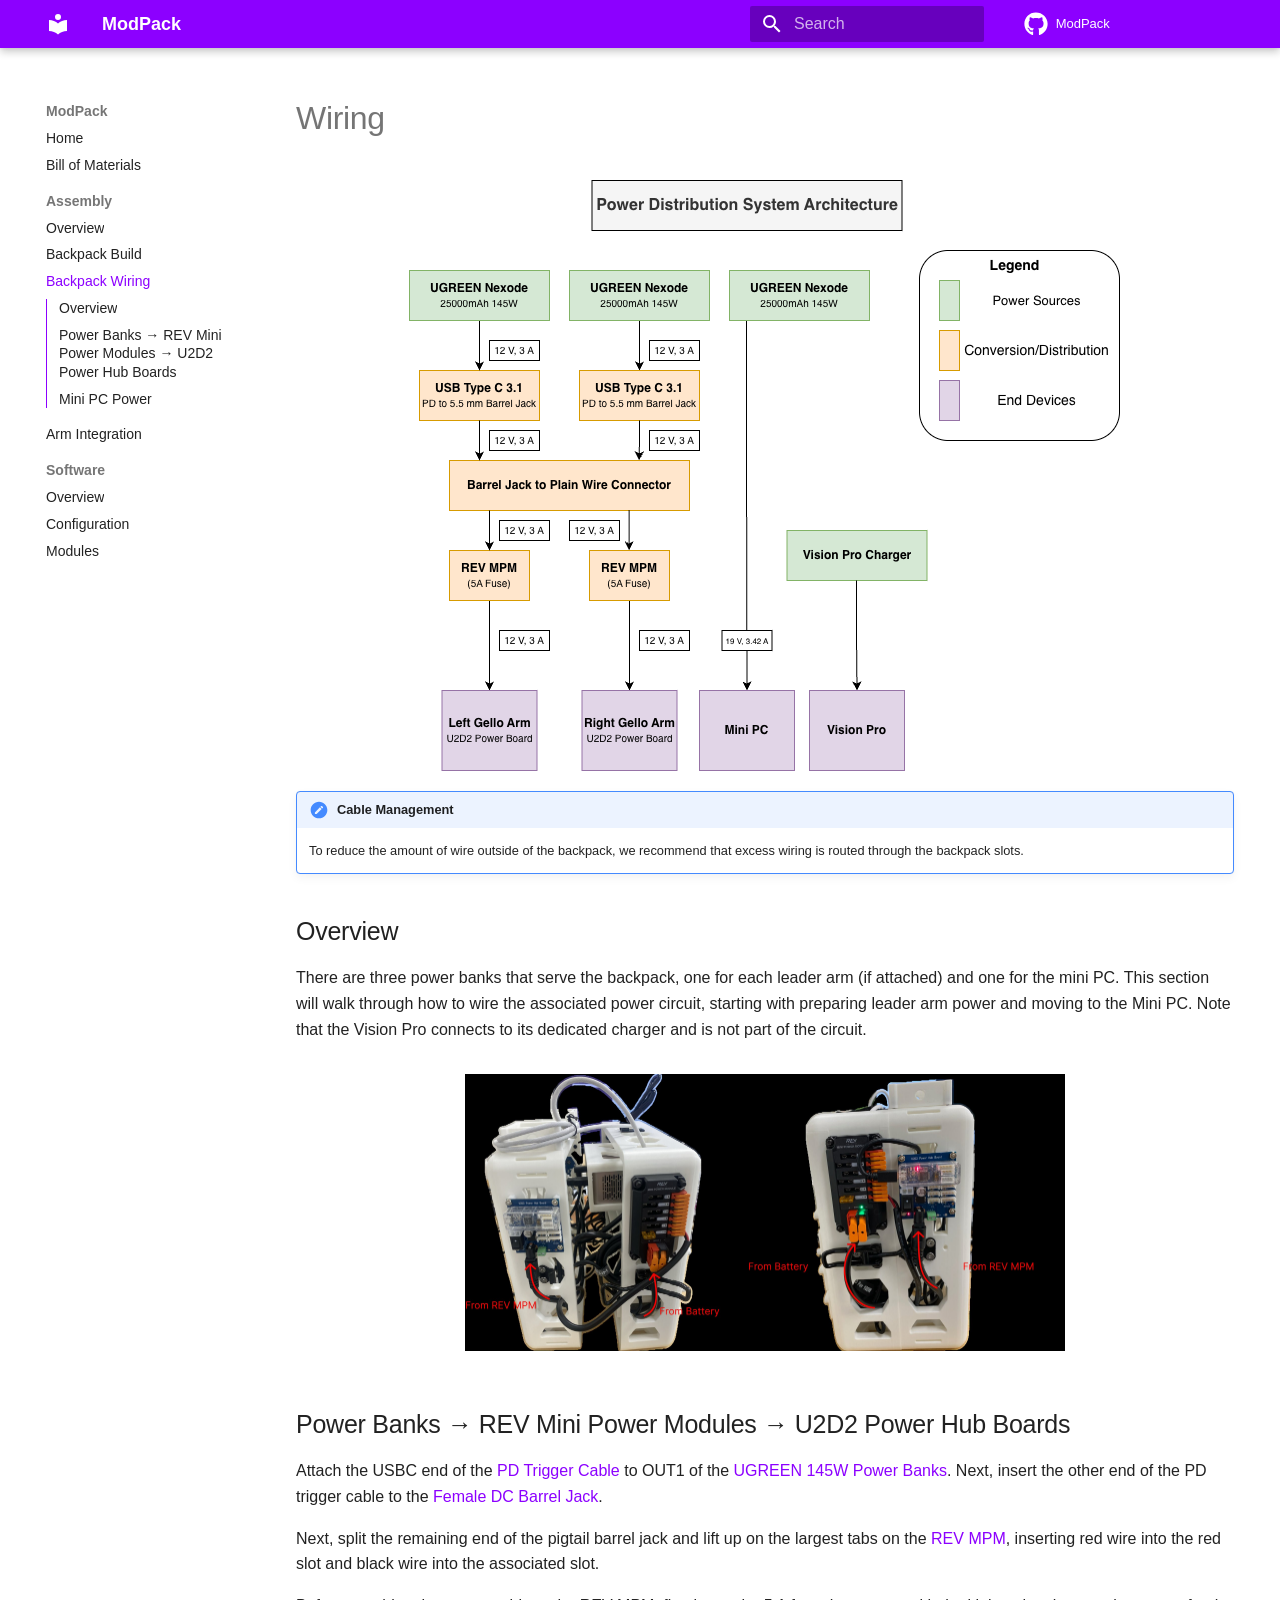
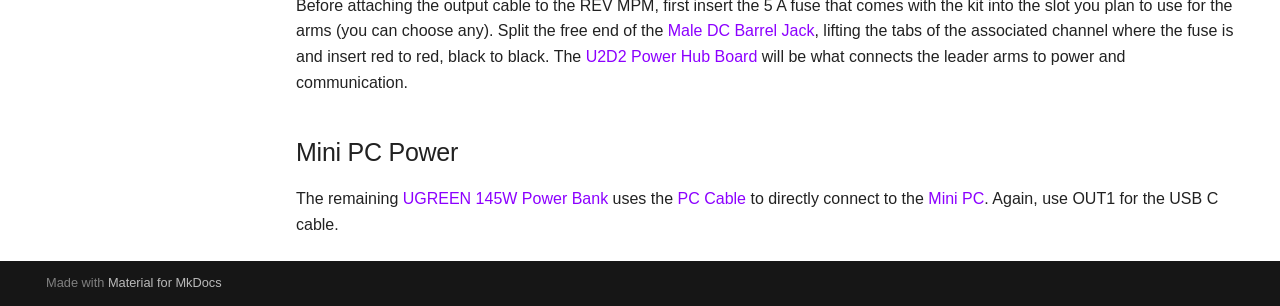
<file: docs/assembly/wiring/index.html>
<!doctype html>
<html lang="en" class="no-js">
  <head>
    
      <meta charset="utf-8">
      <meta name="viewport" content="width=device-width,initial-scale=1">
      
        <meta name="description" content="Documentation for ModPack, an open-source teleoperation backpack for bimanual mobile robots. Bill of materials, assembly guides, and software setup.">
      
      
      
        <link rel="canonical" href="https://modpackteleoperation.github.io/docs/assembly/wiring/">
      
      
        <link rel="prev" href="../backpack/">
      
      
        <link rel="next" href="../arms/">
      
      
      <link rel="icon" href="../../assets/images/favicon.png">
      <meta name="generator" content="mkdocs-1.6.1, mkdocs-material-9.5.49">
    
    
      
        <title>Backpack Wiring - ModPack</title>
      
    
    
      <link rel="stylesheet" href="../../assets/stylesheets/main.6f8fc17f.min.css">
      
        
        <link rel="stylesheet" href="../../assets/stylesheets/palette.06af60db.min.css">
      
      


    
    
      
    
    
      
    
    
      <link rel="stylesheet" href="../../stylesheets/extra.css">
    
    <script>__md_scope=new URL("../..",location),__md_hash=e=>[...e].reduce(((e,_)=>(e<<5)-e+_.charCodeAt(0)),0),__md_get=(e,_=localStorage,t=__md_scope)=>JSON.parse(_.getItem(t.pathname+"."+e)),__md_set=(e,_,t=localStorage,a=__md_scope)=>{try{t.setItem(a.pathname+"."+e,JSON.stringify(_))}catch(e){}}</script>
    
      

    
    
    
  <script type="importmap">
  {
    "imports": {
      "three": "/assets/vendor/three/three.module.js",
      "three/addons/": "/assets/vendor/three/addons/"
    }
  }
  </script>

  </head>
  
  
    
    
    
    
    
    <body dir="ltr" data-md-color-scheme="default" data-md-color-primary="custom" data-md-color-accent="indigo">
  
    
    <input class="md-toggle" data-md-toggle="drawer" type="checkbox" id="__drawer" autocomplete="off">
    <input class="md-toggle" data-md-toggle="search" type="checkbox" id="__search" autocomplete="off">
    <label class="md-overlay" for="__drawer"></label>
    <div data-md-component="skip">
      
        
        <a href="#wiring" class="md-skip">
          Skip to content
        </a>
      
    </div>
    <div data-md-component="announce">
      
    </div>
    
    
      

  

<header class="md-header md-header--shadow" data-md-component="header">
  <nav class="md-header__inner md-grid" aria-label="Header">
    <a href="../.." title="ModPack" class="md-header__button md-logo" aria-label="ModPack" data-md-component="logo">
      
  
  <svg xmlns="http://www.w3.org/2000/svg" viewBox="0 0 24 24"><path d="M12 8a3 3 0 0 0 3-3 3 3 0 0 0-3-3 3 3 0 0 0-3 3 3 3 0 0 0 3 3m0 3.54C9.64 9.35 6.5 8 3 8v11c3.5 0 6.64 1.35 9 3.54 2.36-2.19 5.5-3.54 9-3.54V8c-3.5 0-6.64 1.35-9 3.54"/></svg>

    </a>
    <label class="md-header__button md-icon" for="__drawer">
      
      <svg xmlns="http://www.w3.org/2000/svg" viewBox="0 0 24 24"><path d="M3 6h18v2H3zm0 5h18v2H3zm0 5h18v2H3z"/></svg>
    </label>
    <div class="md-header__title" data-md-component="header-title">
      <div class="md-header__ellipsis">
        <div class="md-header__topic">
          <span class="md-ellipsis">
            ModPack
          </span>
        </div>
        <div class="md-header__topic" data-md-component="header-topic">
          <span class="md-ellipsis">
            
              Backpack Wiring
            
          </span>
        </div>
      </div>
    </div>
    
      
    
    
    
    
      <label class="md-header__button md-icon" for="__search">
        
        <svg xmlns="http://www.w3.org/2000/svg" viewBox="0 0 24 24"><path d="M9.5 3A6.5 6.5 0 0 1 16 9.5c0 1.61-.59 3.09-1.56 4.23l.27.27h.79l5 5-1.5 1.5-5-5v-.79l-.27-.27A6.52 6.52 0 0 1 9.5 16 6.5 6.5 0 0 1 3 9.5 6.5 6.5 0 0 1 9.5 3m0 2C7 5 5 7 5 9.5S7 14 9.5 14 14 12 14 9.5 12 5 9.5 5"/></svg>
      </label>
      <div class="md-search" data-md-component="search" role="dialog">
  <label class="md-search__overlay" for="__search"></label>
  <div class="md-search__inner" role="search">
    <form class="md-search__form" name="search">
      <input type="text" class="md-search__input" name="query" aria-label="Search" placeholder="Search" autocapitalize="off" autocorrect="off" autocomplete="off" spellcheck="false" data-md-component="search-query" required>
      <label class="md-search__icon md-icon" for="__search">
        
        <svg xmlns="http://www.w3.org/2000/svg" viewBox="0 0 24 24"><path d="M9.5 3A6.5 6.5 0 0 1 16 9.5c0 1.61-.59 3.09-1.56 4.23l.27.27h.79l5 5-1.5 1.5-5-5v-.79l-.27-.27A6.52 6.52 0 0 1 9.5 16 6.5 6.5 0 0 1 3 9.5 6.5 6.5 0 0 1 9.5 3m0 2C7 5 5 7 5 9.5S7 14 9.5 14 14 12 14 9.5 12 5 9.5 5"/></svg>
        
        <svg xmlns="http://www.w3.org/2000/svg" viewBox="0 0 24 24"><path d="M20 11v2H8l5.5 5.5-1.42 1.42L4.16 12l7.92-7.92L13.5 5.5 8 11z"/></svg>
      </label>
      <nav class="md-search__options" aria-label="Search">
        
        <button type="reset" class="md-search__icon md-icon" title="Clear" aria-label="Clear" tabindex="-1">
          
          <svg xmlns="http://www.w3.org/2000/svg" viewBox="0 0 24 24"><path d="M19 6.41 17.59 5 12 10.59 6.41 5 5 6.41 10.59 12 5 17.59 6.41 19 12 13.41 17.59 19 19 17.59 13.41 12z"/></svg>
        </button>
      </nav>
      
        <div class="md-search__suggest" data-md-component="search-suggest"></div>
      
    </form>
    <div class="md-search__output">
      <div class="md-search__scrollwrap" tabindex="0" data-md-scrollfix>
        <div class="md-search-result" data-md-component="search-result">
          <div class="md-search-result__meta">
            Initializing search
          </div>
          <ol class="md-search-result__list" role="presentation"></ol>
        </div>
      </div>
    </div>
  </div>
</div>
    
    
      <div class="md-header__source">
        <a href="https://github.com/modpackteleoperation/modpack" title="Go to repository" class="md-source" data-md-component="source">
  <div class="md-source__icon md-icon">
    
    <svg xmlns="http://www.w3.org/2000/svg" viewBox="0 0 496 512"><!--! Font Awesome Free 6.7.1 by @fontawesome - https://fontawesome.com License - https://fontawesome.com/license/free (Icons: CC BY 4.0, Fonts: SIL OFL 1.1, Code: MIT License) Copyright 2024 Fonticons, Inc.--><path d="M165.9 397.4c0 2-2.3 3.6-5.2 3.6-3.3.3-5.6-1.3-5.6-3.6 0-2 2.3-3.6 5.2-3.6 3-.3 5.6 1.3 5.6 3.6m-31.1-4.5c-.7 2 1.3 4.3 4.3 4.9 2.6 1 5.6 0 6.2-2s-1.3-4.3-4.3-5.2c-2.6-.7-5.5.3-6.2 2.3m44.2-1.7c-2.9.7-4.9 2.6-4.6 4.9.3 2 2.9 3.3 5.9 2.6 2.9-.7 4.9-2.6 4.6-4.6-.3-1.9-3-3.2-5.9-2.9M244.8 8C106.1 8 0 113.3 0 252c0 110.9 69.8 205.8 169.5 239.2 12.8 2.3 17.3-5.6 17.3-12.1 0-6.2-.3-40.4-.3-61.4 0 0-70 15-84.7-29.8 0 0-11.4-29.1-27.8-36.6 0 0-22.9-15.7 1.6-15.4 0 0 24.9 2 38.6 25.8 21.9 38.6 58.6 27.5 72.9 20.9 2.3-16 8.8-27.1 16-33.7-55.9-6.2-112.3-14.3-112.3-110.5 0-27.5 7.6-41.3 23.6-58.9-2.6-6.5-11.1-33.3 2.6-67.9 20.9-6.5 69 27 69 27 20-5.6 41.5-8.5 62.8-8.5s42.8 2.9 62.8 8.5c0 0 48.1-33.6 69-27 13.7 34.7 5.2 61.4 2.6 67.9 16 17.7 25.8 31.5 25.8 58.9 0 96.5-58.9 104.2-114.8 110.5 9.2 7.9 17 22.9 17 46.4 0 33.7-.3 75.4-.3 83.6 0 6.5 4.6 14.4 17.3 12.1C428.2 457.8 496 362.9 496 252 496 113.3 383.5 8 244.8 8M97.2 352.9c-1.3 1-1 3.3.7 5.2 1.6 1.6 3.9 2.3 5.2 1 1.3-1 1-3.3-.7-5.2-1.6-1.6-3.9-2.3-5.2-1m-10.8-8.1c-.7 1.3.3 2.9 2.3 3.9 1.6 1 3.6.7 4.3-.7.7-1.3-.3-2.9-2.3-3.9-2-.6-3.6-.3-4.3.7m32.4 35.6c-1.6 1.3-1 4.3 1.3 6.2 2.3 2.3 5.2 2.6 6.5 1 1.3-1.3.7-4.3-1.3-6.2-2.2-2.3-5.2-2.6-6.5-1m-11.4-14.7c-1.6 1-1.6 3.6 0 5.9s4.3 3.3 5.6 2.3c1.6-1.3 1.6-3.9 0-6.2-1.4-2.3-4-3.3-5.6-2"/></svg>
  </div>
  <div class="md-source__repository">
    ModPack
  </div>
</a>
      </div>
    
  </nav>
  
</header>
    
    <div class="md-container" data-md-component="container">
      
      
        
          
        
      
      <main class="md-main" data-md-component="main">
        <div class="md-main__inner md-grid">
          
            
              
              <div class="md-sidebar md-sidebar--primary" data-md-component="sidebar" data-md-type="navigation" >
                <div class="md-sidebar__scrollwrap">
                  <div class="md-sidebar__inner">
                    



  

<nav class="md-nav md-nav--primary md-nav--integrated" aria-label="Navigation" data-md-level="0">
  <label class="md-nav__title" for="__drawer">
    <a href="../.." title="ModPack" class="md-nav__button md-logo" aria-label="ModPack" data-md-component="logo">
      
  
  <svg xmlns="http://www.w3.org/2000/svg" viewBox="0 0 24 24"><path d="M12 8a3 3 0 0 0 3-3 3 3 0 0 0-3-3 3 3 0 0 0-3 3 3 3 0 0 0 3 3m0 3.54C9.64 9.35 6.5 8 3 8v11c3.5 0 6.64 1.35 9 3.54 2.36-2.19 5.5-3.54 9-3.54V8c-3.5 0-6.64 1.35-9 3.54"/></svg>

    </a>
    ModPack
  </label>
  
    <div class="md-nav__source">
      <a href="https://github.com/modpackteleoperation/modpack" title="Go to repository" class="md-source" data-md-component="source">
  <div class="md-source__icon md-icon">
    
    <svg xmlns="http://www.w3.org/2000/svg" viewBox="0 0 496 512"><!--! Font Awesome Free 6.7.1 by @fontawesome - https://fontawesome.com License - https://fontawesome.com/license/free (Icons: CC BY 4.0, Fonts: SIL OFL 1.1, Code: MIT License) Copyright 2024 Fonticons, Inc.--><path d="M165.9 397.4c0 2-2.3 3.6-5.2 3.6-3.3.3-5.6-1.3-5.6-3.6 0-2 2.3-3.6 5.2-3.6 3-.3 5.6 1.3 5.6 3.6m-31.1-4.5c-.7 2 1.3 4.3 4.3 4.9 2.6 1 5.6 0 6.2-2s-1.3-4.3-4.3-5.2c-2.6-.7-5.5.3-6.2 2.3m44.2-1.7c-2.9.7-4.9 2.6-4.6 4.9.3 2 2.9 3.3 5.9 2.6 2.9-.7 4.9-2.6 4.6-4.6-.3-1.9-3-3.2-5.9-2.9M244.8 8C106.1 8 0 113.3 0 252c0 110.9 69.8 205.8 169.5 239.2 12.8 2.3 17.3-5.6 17.3-12.1 0-6.2-.3-40.4-.3-61.4 0 0-70 15-84.7-29.8 0 0-11.4-29.1-27.8-36.6 0 0-22.9-15.7 1.6-15.4 0 0 24.9 2 38.6 25.8 21.9 38.6 58.6 27.5 72.9 20.9 2.3-16 8.8-27.1 16-33.7-55.9-6.2-112.3-14.3-112.3-110.5 0-27.5 7.6-41.3 23.6-58.9-2.6-6.5-11.1-33.3 2.6-67.9 20.9-6.5 69 27 69 27 20-5.6 41.5-8.5 62.8-8.5s42.8 2.9 62.8 8.5c0 0 48.1-33.6 69-27 13.7 34.7 5.2 61.4 2.6 67.9 16 17.7 25.8 31.5 25.8 58.9 0 96.5-58.9 104.2-114.8 110.5 9.2 7.9 17 22.9 17 46.4 0 33.7-.3 75.4-.3 83.6 0 6.5 4.6 14.4 17.3 12.1C428.2 457.8 496 362.9 496 252 496 113.3 383.5 8 244.8 8M97.2 352.9c-1.3 1-1 3.3.7 5.2 1.6 1.6 3.9 2.3 5.2 1 1.3-1 1-3.3-.7-5.2-1.6-1.6-3.9-2.3-5.2-1m-10.8-8.1c-.7 1.3.3 2.9 2.3 3.9 1.6 1 3.6.7 4.3-.7.7-1.3-.3-2.9-2.3-3.9-2-.6-3.6-.3-4.3.7m32.4 35.6c-1.6 1.3-1 4.3 1.3 6.2 2.3 2.3 5.2 2.6 6.5 1 1.3-1.3.7-4.3-1.3-6.2-2.2-2.3-5.2-2.6-6.5-1m-11.4-14.7c-1.6 1-1.6 3.6 0 5.9s4.3 3.3 5.6 2.3c1.6-1.3 1.6-3.9 0-6.2-1.4-2.3-4-3.3-5.6-2"/></svg>
  </div>
  <div class="md-source__repository">
    ModPack
  </div>
</a>
    </div>
  
  <ul class="md-nav__list" data-md-scrollfix>
    
      
      
  
  
  
  
    <li class="md-nav__item">
      <a href="../.." class="md-nav__link">
        
  
  <span class="md-ellipsis">
    Home
  </span>
  

      </a>
    </li>
  

    
      
      
  
  
  
  
    <li class="md-nav__item">
      <a href="../../bom/" class="md-nav__link">
        
  
  <span class="md-ellipsis">
    Bill of Materials
  </span>
  

      </a>
    </li>
  

    
      
      
  
  
    
  
  
  
    
    
    
      
        
        
      
    
    
    <li class="md-nav__item md-nav__item--active md-nav__item--section md-nav__item--nested">
      
        
        
        <input class="md-nav__toggle md-toggle " type="checkbox" id="__nav_3" checked>
        
          
          <label class="md-nav__link" for="__nav_3" id="__nav_3_label" tabindex="">
            
  
  <span class="md-ellipsis">
    Assembly
  </span>
  

            <span class="md-nav__icon md-icon"></span>
          </label>
        
        <nav class="md-nav" data-md-level="1" aria-labelledby="__nav_3_label" aria-expanded="true">
          <label class="md-nav__title" for="__nav_3">
            <span class="md-nav__icon md-icon"></span>
            Assembly
          </label>
          <ul class="md-nav__list" data-md-scrollfix>
            
              
                
  
  
  
  
    <li class="md-nav__item">
      <a href="../" class="md-nav__link">
        
  
  <span class="md-ellipsis">
    Overview
  </span>
  

      </a>
    </li>
  

              
            
              
                
  
  
  
  
    <li class="md-nav__item">
      <a href="../backpack/" class="md-nav__link">
        
  
  <span class="md-ellipsis">
    Backpack Build
  </span>
  

      </a>
    </li>
  

              
            
              
                
  
  
    
  
  
  
    <li class="md-nav__item md-nav__item--active">
      
      <input class="md-nav__toggle md-toggle" type="checkbox" id="__toc">
      
      
        
      
      
        <label class="md-nav__link md-nav__link--active" for="__toc">
          
  
  <span class="md-ellipsis">
    Backpack Wiring
  </span>
  

          <span class="md-nav__icon md-icon"></span>
        </label>
      
      <a href="./" class="md-nav__link md-nav__link--active">
        
  
  <span class="md-ellipsis">
    Backpack Wiring
  </span>
  

      </a>
      
        

<nav class="md-nav md-nav--secondary" aria-label="Table of contents">
  
  
  
    
  
  
    <label class="md-nav__title" for="__toc">
      <span class="md-nav__icon md-icon"></span>
      Table of contents
    </label>
    <ul class="md-nav__list" data-md-component="toc" data-md-scrollfix>
      
        <li class="md-nav__item">
  <a href="#overview" class="md-nav__link">
    <span class="md-ellipsis">
      Overview
    </span>
  </a>
  
</li>
      
        <li class="md-nav__item">
  <a href="#power-banks-rev-mini-power-modules-u2d2-power-hub-boards" class="md-nav__link">
    <span class="md-ellipsis">
      Power Banks → REV Mini Power Modules → U2D2 Power Hub Boards
    </span>
  </a>
  
</li>
      
        <li class="md-nav__item">
  <a href="#mini-pc-power" class="md-nav__link">
    <span class="md-ellipsis">
      Mini PC Power
    </span>
  </a>
  
</li>
      
    </ul>
  
</nav>
      
    </li>
  

              
            
              
                
  
  
  
  
    <li class="md-nav__item">
      <a href="../arms/" class="md-nav__link">
        
  
  <span class="md-ellipsis">
    Arm Integration
  </span>
  

      </a>
    </li>
  

              
            
          </ul>
        </nav>
      
    </li>
  

    
      
      
  
  
  
  
    
    
    
      
        
        
      
    
    
    <li class="md-nav__item md-nav__item--section md-nav__item--nested">
      
        
        
        <input class="md-nav__toggle md-toggle " type="checkbox" id="__nav_4" >
        
          
          <label class="md-nav__link" for="__nav_4" id="__nav_4_label" tabindex="">
            
  
  <span class="md-ellipsis">
    Software
  </span>
  

            <span class="md-nav__icon md-icon"></span>
          </label>
        
        <nav class="md-nav" data-md-level="1" aria-labelledby="__nav_4_label" aria-expanded="false">
          <label class="md-nav__title" for="__nav_4">
            <span class="md-nav__icon md-icon"></span>
            Software
          </label>
          <ul class="md-nav__list" data-md-scrollfix>
            
              
                
  
  
  
  
    <li class="md-nav__item">
      <a href="../../software/" class="md-nav__link">
        
  
  <span class="md-ellipsis">
    Overview
  </span>
  

      </a>
    </li>
  

              
            
              
                
  
  
  
  
    <li class="md-nav__item">
      <a href="../../software/configuration/" class="md-nav__link">
        
  
  <span class="md-ellipsis">
    Configuration
  </span>
  

      </a>
    </li>
  

              
            
              
                
  
  
  
  
    <li class="md-nav__item">
      <a href="../../software/modules/" class="md-nav__link">
        
  
  <span class="md-ellipsis">
    Modules
  </span>
  

      </a>
    </li>
  

              
            
          </ul>
        </nav>
      
    </li>
  

    
  </ul>
</nav>
                  </div>
                </div>
              </div>
            
            
          
          
            <div class="md-content" data-md-component="content">
              <article class="md-content__inner md-typeset">
                
                  


<h1 id="wiring">Wiring</h1>
<p><img alt="Power Distribution System Architecture" class="center" src="../../images/circuit_diagram.png" /></p>
<div class="admonition note">
<p class="admonition-title">Cable Management</p>
<p>To reduce the amount of wire outside of the backpack, we recommend that excess wiring is routed through the backpack slots.</p>
</div>
<h2 id="overview">Overview</h2>
<p>There are three power banks that serve the backpack, one for each leader arm (if attached) and one for the mini PC. This section will walk through how to wire the associated power circuit, starting with preparing leader arm power and moving to the Mini PC. Note that the Vision Pro connects to its dedicated charger and is not part of the circuit.</p>
<figure>
<p><img alt="Wiring overview" class="center" src="../../images/wiring_combined_label.jpg" width="600" /></p>
</figure>
<h2 id="power-banks-rev-mini-power-modules-u2d2-power-hub-boards">Power Banks → REV Mini Power Modules → U2D2 Power Hub Boards</h2>
<p>Attach the USBC end of the <a href="../../bom/#pd-trigger-cable">PD Trigger Cable</a> to OUT1 of the <a href="../../bom/#ugreen-145w">UGREEN 145W Power Banks</a>. Next, insert the other end of the PD trigger cable to the <a href="../../bom/#dc-barrel-female">Female DC Barrel Jack</a>.</p>
<p>Next, split the remaining end of the pigtail barrel jack and lift up on the largest tabs on the <a href="../../bom/#rev-mini-pdp">REV MPM</a>, inserting red wire into the red slot and black wire into the associated slot.</p>
<p>Before attaching the output cable to the REV MPM, first insert the 5 A fuse that comes with the kit into the slot you plan to use for the arms (you can choose any). Split the free end of the <a href="../../bom/#dc-barrel-male">Male DC Barrel Jack</a>, lifting the tabs of the associated channel where the fuse is and insert red to red, black to black. The <a href="../../bom/#u2d2-power-hub">U2D2 Power Hub Board</a> will be what connects the leader arms to power and communication.</p>
<h2 id="mini-pc-power">Mini PC Power</h2>
<p>The remaining <a href="../../bom/#ugreen-145w">UGREEN 145W Power Bank</a> uses the <a href="../../bom/#pc-cable">PC Cable</a> to directly connect to the <a href="../../bom/#geekom-a5">Mini PC</a>. Again, use OUT1 for the USB C cable.</p>












                
              </article>
            </div>
          
          
<script>var target=document.getElementById(location.hash.slice(1));target&&target.name&&(target.checked=target.name.startsWith("__tabbed_"))</script>
        </div>
        
          <button type="button" class="md-top md-icon" data-md-component="top" hidden>
  
  <svg xmlns="http://www.w3.org/2000/svg" viewBox="0 0 24 24"><path d="M13 20h-2V8l-5.5 5.5-1.42-1.42L12 4.16l7.92 7.92-1.42 1.42L13 8z"/></svg>
  Back to top
</button>
        
      </main>
      
        <footer class="md-footer">
  
  <div class="md-footer-meta md-typeset">
    <div class="md-footer-meta__inner md-grid">
      <div class="md-copyright">
  
  
    Made with
    <a href="https://squidfunk.github.io/mkdocs-material/" target="_blank" rel="noopener">
      Material for MkDocs
    </a>
  
</div>
      
    </div>
  </div>
</footer>
      
    </div>
    <div class="md-dialog" data-md-component="dialog">
      <div class="md-dialog__inner md-typeset"></div>
    </div>
    
    
    <script id="__config" type="application/json">{"base": "../..", "features": ["navigation.sections", "navigation.top", "toc.integrate", "search.suggest", "content.code.copy"], "search": "../../assets/javascripts/workers/search.6ce7567c.min.js", "translations": {"clipboard.copied": "Copied to clipboard", "clipboard.copy": "Copy to clipboard", "search.result.more.one": "1 more on this page", "search.result.more.other": "# more on this page", "search.result.none": "No matching documents", "search.result.one": "1 matching document", "search.result.other": "# matching documents", "search.result.placeholder": "Type to start searching", "search.result.term.missing": "Missing", "select.version": "Select version"}}</script>
    
    
  
      <script src="../../assets/javascripts/bundle.88dd0f4e.min.js"></script>
      
        <script src="../../javascripts/slideshow.js"></script>
      
        <script src="../../javascripts/mathjax.js"></script>
      
        <script src="../../javascripts/model-viewer.js"></script>
      
        <script src="/assets/vendor/mathjax/tex-mml-chtml.js"></script>
      
        <script src="/assets/vendor/mermaid.min.js"></script>
      
    
  <script>
    document.addEventListener("DOMContentLoaded", function () {
      var logo = document.querySelector(".md-header__button.md-logo");
      if (logo) {
        logo.href = "/";
        logo.title = "← Back to project page";
      }
      var title = document.querySelector(".md-header__title a");
      if (title) {
        title.href = "/";
        title.title = "← Back to project page";
      }
    });
  </script>

  </body>
</html>
</file>
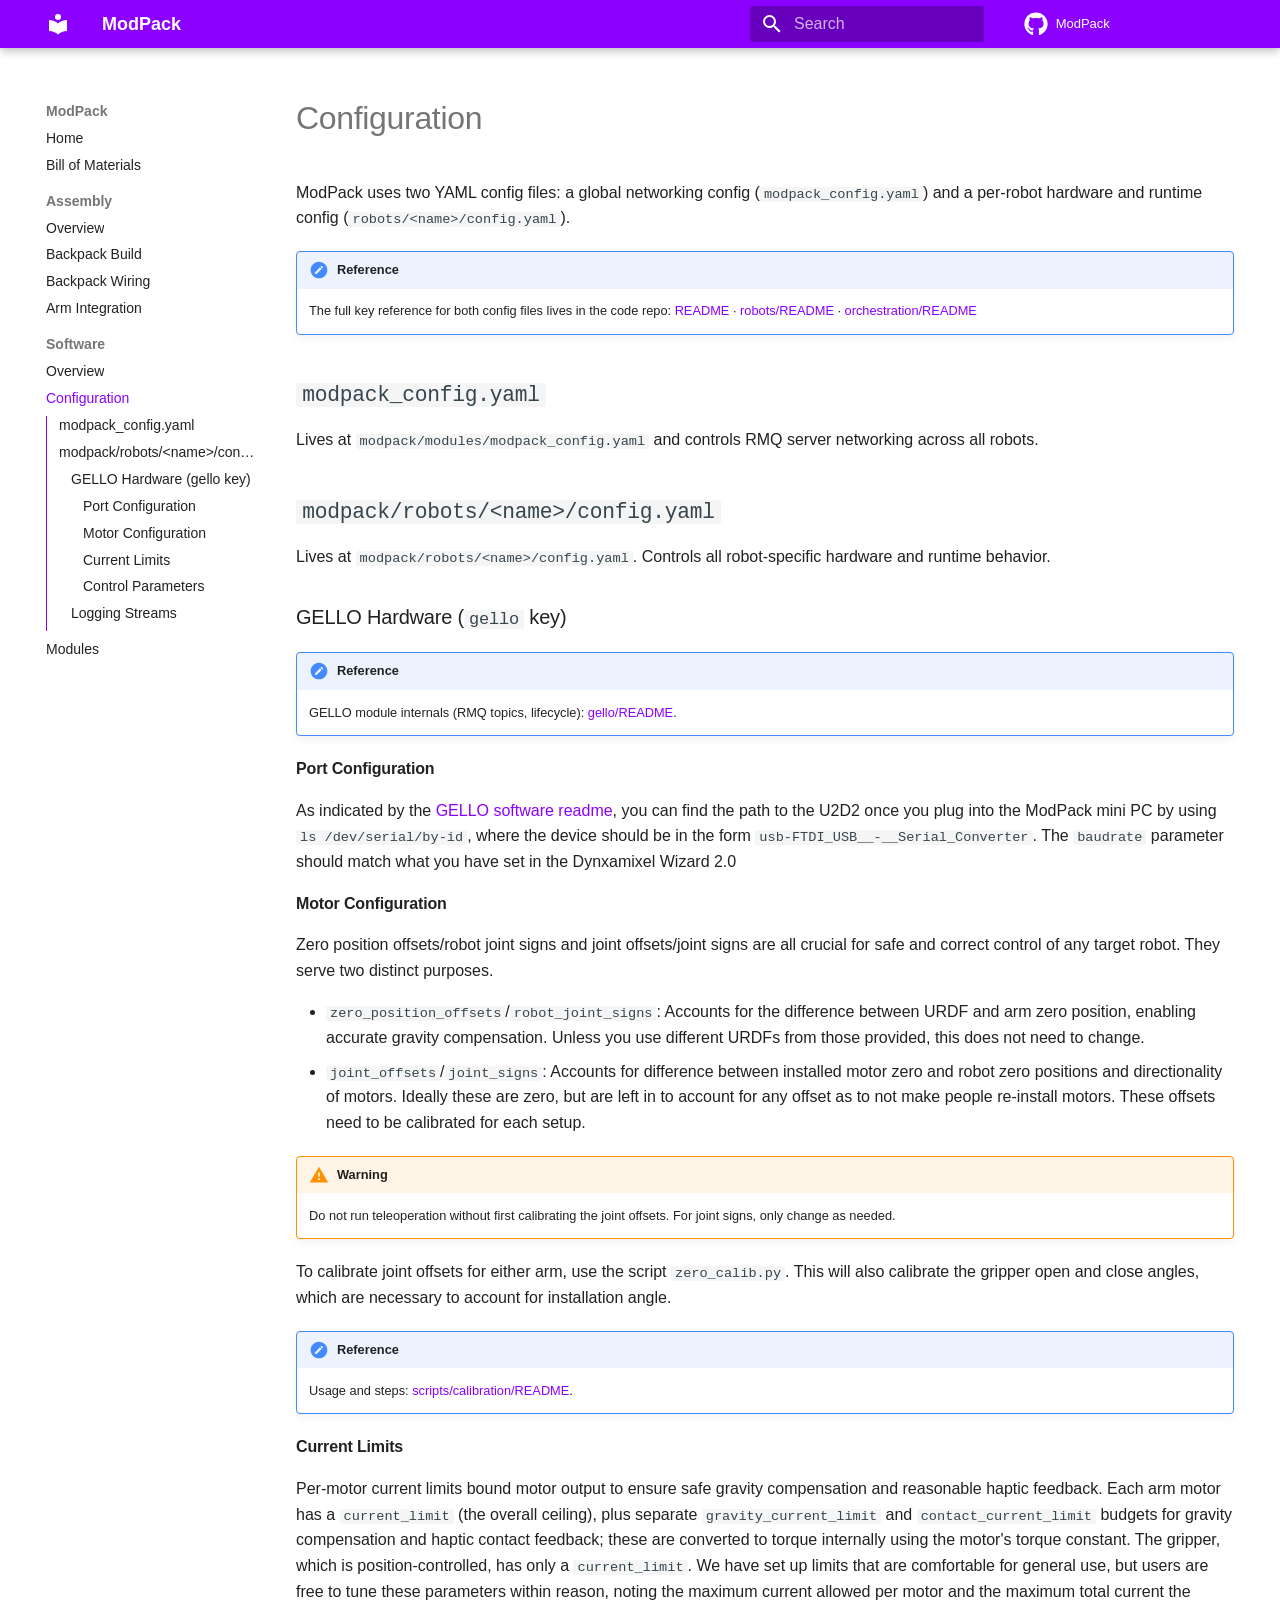
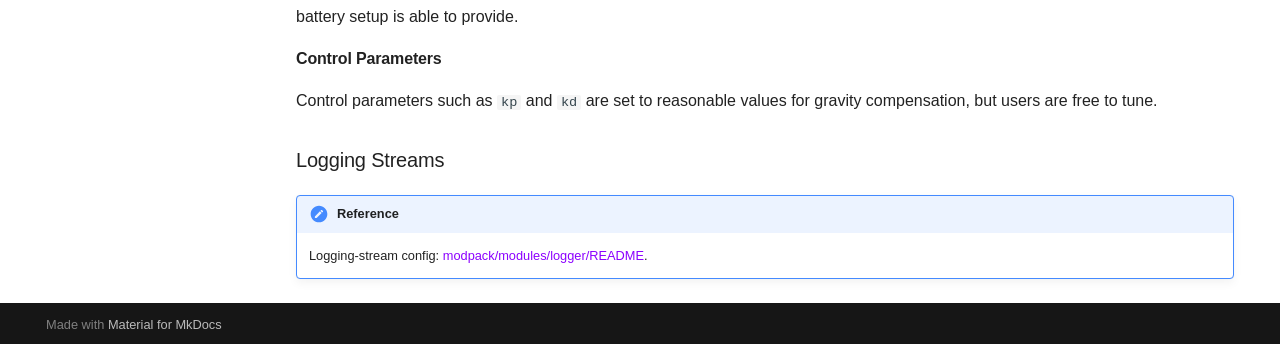
<file: docs/software/configuration/index.html>
<!doctype html>
<html lang="en" class="no-js">
  <head>
    
      <meta charset="utf-8">
      <meta name="viewport" content="width=device-width,initial-scale=1">
      
        <meta name="description" content="Documentation for ModPack, an open-source teleoperation backpack for bimanual mobile robots. Bill of materials, assembly guides, and software setup.">
      
      
      
        <link rel="canonical" href="https://modpackteleoperation.github.io/docs/software/configuration/">
      
      
        <link rel="prev" href="../">
      
      
        <link rel="next" href="../modules/">
      
      
      <link rel="icon" href="../../assets/images/favicon.png">
      <meta name="generator" content="mkdocs-1.6.1, mkdocs-material-9.5.49">
    
    
      
        <title>Configuration - ModPack</title>
      
    
    
      <link rel="stylesheet" href="../../assets/stylesheets/main.6f8fc17f.min.css">
      
        
        <link rel="stylesheet" href="../../assets/stylesheets/palette.06af60db.min.css">
      
      


    
    
      
    
    
      
    
    
      <link rel="stylesheet" href="../../stylesheets/extra.css">
    
    <script>__md_scope=new URL("../..",location),__md_hash=e=>[...e].reduce(((e,_)=>(e<<5)-e+_.charCodeAt(0)),0),__md_get=(e,_=localStorage,t=__md_scope)=>JSON.parse(_.getItem(t.pathname+"."+e)),__md_set=(e,_,t=localStorage,a=__md_scope)=>{try{t.setItem(a.pathname+"."+e,JSON.stringify(_))}catch(e){}}</script>
    
      

    
    
    
  <script type="importmap">
  {
    "imports": {
      "three": "/assets/vendor/three/three.module.js",
      "three/addons/": "/assets/vendor/three/addons/"
    }
  }
  </script>

  </head>
  
  
    
    
    
    
    
    <body dir="ltr" data-md-color-scheme="default" data-md-color-primary="custom" data-md-color-accent="indigo">
  
    
    <input class="md-toggle" data-md-toggle="drawer" type="checkbox" id="__drawer" autocomplete="off">
    <input class="md-toggle" data-md-toggle="search" type="checkbox" id="__search" autocomplete="off">
    <label class="md-overlay" for="__drawer"></label>
    <div data-md-component="skip">
      
        
        <a href="#configuration" class="md-skip">
          Skip to content
        </a>
      
    </div>
    <div data-md-component="announce">
      
    </div>
    
    
      

  

<header class="md-header md-header--shadow" data-md-component="header">
  <nav class="md-header__inner md-grid" aria-label="Header">
    <a href="../.." title="ModPack" class="md-header__button md-logo" aria-label="ModPack" data-md-component="logo">
      
  
  <svg xmlns="http://www.w3.org/2000/svg" viewBox="0 0 24 24"><path d="M12 8a3 3 0 0 0 3-3 3 3 0 0 0-3-3 3 3 0 0 0-3 3 3 3 0 0 0 3 3m0 3.54C9.64 9.35 6.5 8 3 8v11c3.5 0 6.64 1.35 9 3.54 2.36-2.19 5.5-3.54 9-3.54V8c-3.5 0-6.64 1.35-9 3.54"/></svg>

    </a>
    <label class="md-header__button md-icon" for="__drawer">
      
      <svg xmlns="http://www.w3.org/2000/svg" viewBox="0 0 24 24"><path d="M3 6h18v2H3zm0 5h18v2H3zm0 5h18v2H3z"/></svg>
    </label>
    <div class="md-header__title" data-md-component="header-title">
      <div class="md-header__ellipsis">
        <div class="md-header__topic">
          <span class="md-ellipsis">
            ModPack
          </span>
        </div>
        <div class="md-header__topic" data-md-component="header-topic">
          <span class="md-ellipsis">
            
              Configuration
            
          </span>
        </div>
      </div>
    </div>
    
      
    
    
    
    
      <label class="md-header__button md-icon" for="__search">
        
        <svg xmlns="http://www.w3.org/2000/svg" viewBox="0 0 24 24"><path d="M9.5 3A6.5 6.5 0 0 1 16 9.5c0 1.61-.59 3.09-1.56 4.23l.27.27h.79l5 5-1.5 1.5-5-5v-.79l-.27-.27A6.52 6.52 0 0 1 9.5 16 6.5 6.5 0 0 1 3 9.5 6.5 6.5 0 0 1 9.5 3m0 2C7 5 5 7 5 9.5S7 14 9.5 14 14 12 14 9.5 12 5 9.5 5"/></svg>
      </label>
      <div class="md-search" data-md-component="search" role="dialog">
  <label class="md-search__overlay" for="__search"></label>
  <div class="md-search__inner" role="search">
    <form class="md-search__form" name="search">
      <input type="text" class="md-search__input" name="query" aria-label="Search" placeholder="Search" autocapitalize="off" autocorrect="off" autocomplete="off" spellcheck="false" data-md-component="search-query" required>
      <label class="md-search__icon md-icon" for="__search">
        
        <svg xmlns="http://www.w3.org/2000/svg" viewBox="0 0 24 24"><path d="M9.5 3A6.5 6.5 0 0 1 16 9.5c0 1.61-.59 3.09-1.56 4.23l.27.27h.79l5 5-1.5 1.5-5-5v-.79l-.27-.27A6.52 6.52 0 0 1 9.5 16 6.5 6.5 0 0 1 3 9.5 6.5 6.5 0 0 1 9.5 3m0 2C7 5 5 7 5 9.5S7 14 9.5 14 14 12 14 9.5 12 5 9.5 5"/></svg>
        
        <svg xmlns="http://www.w3.org/2000/svg" viewBox="0 0 24 24"><path d="M20 11v2H8l5.5 5.5-1.42 1.42L4.16 12l7.92-7.92L13.5 5.5 8 11z"/></svg>
      </label>
      <nav class="md-search__options" aria-label="Search">
        
        <button type="reset" class="md-search__icon md-icon" title="Clear" aria-label="Clear" tabindex="-1">
          
          <svg xmlns="http://www.w3.org/2000/svg" viewBox="0 0 24 24"><path d="M19 6.41 17.59 5 12 10.59 6.41 5 5 6.41 10.59 12 5 17.59 6.41 19 12 13.41 17.59 19 19 17.59 13.41 12z"/></svg>
        </button>
      </nav>
      
        <div class="md-search__suggest" data-md-component="search-suggest"></div>
      
    </form>
    <div class="md-search__output">
      <div class="md-search__scrollwrap" tabindex="0" data-md-scrollfix>
        <div class="md-search-result" data-md-component="search-result">
          <div class="md-search-result__meta">
            Initializing search
          </div>
          <ol class="md-search-result__list" role="presentation"></ol>
        </div>
      </div>
    </div>
  </div>
</div>
    
    
      <div class="md-header__source">
        <a href="https://github.com/modpackteleoperation/modpack" title="Go to repository" class="md-source" data-md-component="source">
  <div class="md-source__icon md-icon">
    
    <svg xmlns="http://www.w3.org/2000/svg" viewBox="0 0 496 512"><!--! Font Awesome Free 6.7.1 by @fontawesome - https://fontawesome.com License - https://fontawesome.com/license/free (Icons: CC BY 4.0, Fonts: SIL OFL 1.1, Code: MIT License) Copyright 2024 Fonticons, Inc.--><path d="M165.9 397.4c0 2-2.3 3.6-5.2 3.6-3.3.3-5.6-1.3-5.6-3.6 0-2 2.3-3.6 5.2-3.6 3-.3 5.6 1.3 5.6 3.6m-31.1-4.5c-.7 2 1.3 4.3 4.3 4.9 2.6 1 5.6 0 6.2-2s-1.3-4.3-4.3-5.2c-2.6-.7-5.5.3-6.2 2.3m44.2-1.7c-2.9.7-4.9 2.6-4.6 4.9.3 2 2.9 3.3 5.9 2.6 2.9-.7 4.9-2.6 4.6-4.6-.3-1.9-3-3.2-5.9-2.9M244.8 8C106.1 8 0 113.3 0 252c0 110.9 69.8 205.8 169.5 239.2 12.8 2.3 17.3-5.6 17.3-12.1 0-6.2-.3-40.4-.3-61.4 0 0-70 15-84.7-29.8 0 0-11.4-29.1-27.8-36.6 0 0-22.9-15.7 1.6-15.4 0 0 24.9 2 38.6 25.8 21.9 38.6 58.6 27.5 72.9 20.9 2.3-16 8.8-27.1 16-33.7-55.9-6.2-112.3-14.3-112.3-110.5 0-27.5 7.6-41.3 23.6-58.9-2.6-6.5-11.1-33.3 2.6-67.9 20.9-6.5 69 27 69 27 20-5.6 41.5-8.5 62.8-8.5s42.8 2.9 62.8 8.5c0 0 48.1-33.6 69-27 13.7 34.7 5.2 61.4 2.6 67.9 16 17.7 25.8 31.5 25.8 58.9 0 96.5-58.9 104.2-114.8 110.5 9.2 7.9 17 22.9 17 46.4 0 33.7-.3 75.4-.3 83.6 0 6.5 4.6 14.4 17.3 12.1C428.2 457.8 496 362.9 496 252 496 113.3 383.5 8 244.8 8M97.2 352.9c-1.3 1-1 3.3.7 5.2 1.6 1.6 3.9 2.3 5.2 1 1.3-1 1-3.3-.7-5.2-1.6-1.6-3.9-2.3-5.2-1m-10.8-8.1c-.7 1.3.3 2.9 2.3 3.9 1.6 1 3.6.7 4.3-.7.7-1.3-.3-2.9-2.3-3.9-2-.6-3.6-.3-4.3.7m32.4 35.6c-1.6 1.3-1 4.3 1.3 6.2 2.3 2.3 5.2 2.6 6.5 1 1.3-1.3.7-4.3-1.3-6.2-2.2-2.3-5.2-2.6-6.5-1m-11.4-14.7c-1.6 1-1.6 3.6 0 5.9s4.3 3.3 5.6 2.3c1.6-1.3 1.6-3.9 0-6.2-1.4-2.3-4-3.3-5.6-2"/></svg>
  </div>
  <div class="md-source__repository">
    ModPack
  </div>
</a>
      </div>
    
  </nav>
  
</header>
    
    <div class="md-container" data-md-component="container">
      
      
        
          
        
      
      <main class="md-main" data-md-component="main">
        <div class="md-main__inner md-grid">
          
            
              
              <div class="md-sidebar md-sidebar--primary" data-md-component="sidebar" data-md-type="navigation" >
                <div class="md-sidebar__scrollwrap">
                  <div class="md-sidebar__inner">
                    



  

<nav class="md-nav md-nav--primary md-nav--integrated" aria-label="Navigation" data-md-level="0">
  <label class="md-nav__title" for="__drawer">
    <a href="../.." title="ModPack" class="md-nav__button md-logo" aria-label="ModPack" data-md-component="logo">
      
  
  <svg xmlns="http://www.w3.org/2000/svg" viewBox="0 0 24 24"><path d="M12 8a3 3 0 0 0 3-3 3 3 0 0 0-3-3 3 3 0 0 0-3 3 3 3 0 0 0 3 3m0 3.54C9.64 9.35 6.5 8 3 8v11c3.5 0 6.64 1.35 9 3.54 2.36-2.19 5.5-3.54 9-3.54V8c-3.5 0-6.64 1.35-9 3.54"/></svg>

    </a>
    ModPack
  </label>
  
    <div class="md-nav__source">
      <a href="https://github.com/modpackteleoperation/modpack" title="Go to repository" class="md-source" data-md-component="source">
  <div class="md-source__icon md-icon">
    
    <svg xmlns="http://www.w3.org/2000/svg" viewBox="0 0 496 512"><!--! Font Awesome Free 6.7.1 by @fontawesome - https://fontawesome.com License - https://fontawesome.com/license/free (Icons: CC BY 4.0, Fonts: SIL OFL 1.1, Code: MIT License) Copyright 2024 Fonticons, Inc.--><path d="M165.9 397.4c0 2-2.3 3.6-5.2 3.6-3.3.3-5.6-1.3-5.6-3.6 0-2 2.3-3.6 5.2-3.6 3-.3 5.6 1.3 5.6 3.6m-31.1-4.5c-.7 2 1.3 4.3 4.3 4.9 2.6 1 5.6 0 6.2-2s-1.3-4.3-4.3-5.2c-2.6-.7-5.5.3-6.2 2.3m44.2-1.7c-2.9.7-4.9 2.6-4.6 4.9.3 2 2.9 3.3 5.9 2.6 2.9-.7 4.9-2.6 4.6-4.6-.3-1.9-3-3.2-5.9-2.9M244.8 8C106.1 8 0 113.3 0 252c0 110.9 69.8 205.8 169.5 239.2 12.8 2.3 17.3-5.6 17.3-12.1 0-6.2-.3-40.4-.3-61.4 0 0-70 15-84.7-29.8 0 0-11.4-29.1-27.8-36.6 0 0-22.9-15.7 1.6-15.4 0 0 24.9 2 38.6 25.8 21.9 38.6 58.6 27.5 72.9 20.9 2.3-16 8.8-27.1 16-33.7-55.9-6.2-112.3-14.3-112.3-110.5 0-27.5 7.6-41.3 23.6-58.9-2.6-6.5-11.1-33.3 2.6-67.9 20.9-6.5 69 27 69 27 20-5.6 41.5-8.5 62.8-8.5s42.8 2.9 62.8 8.5c0 0 48.1-33.6 69-27 13.7 34.7 5.2 61.4 2.6 67.9 16 17.7 25.8 31.5 25.8 58.9 0 96.5-58.9 104.2-114.8 110.5 9.2 7.9 17 22.9 17 46.4 0 33.7-.3 75.4-.3 83.6 0 6.5 4.6 14.4 17.3 12.1C428.2 457.8 496 362.9 496 252 496 113.3 383.5 8 244.8 8M97.2 352.9c-1.3 1-1 3.3.7 5.2 1.6 1.6 3.9 2.3 5.2 1 1.3-1 1-3.3-.7-5.2-1.6-1.6-3.9-2.3-5.2-1m-10.8-8.1c-.7 1.3.3 2.9 2.3 3.9 1.6 1 3.6.7 4.3-.7.7-1.3-.3-2.9-2.3-3.9-2-.6-3.6-.3-4.3.7m32.4 35.6c-1.6 1.3-1 4.3 1.3 6.2 2.3 2.3 5.2 2.6 6.5 1 1.3-1.3.7-4.3-1.3-6.2-2.2-2.3-5.2-2.6-6.5-1m-11.4-14.7c-1.6 1-1.6 3.6 0 5.9s4.3 3.3 5.6 2.3c1.6-1.3 1.6-3.9 0-6.2-1.4-2.3-4-3.3-5.6-2"/></svg>
  </div>
  <div class="md-source__repository">
    ModPack
  </div>
</a>
    </div>
  
  <ul class="md-nav__list" data-md-scrollfix>
    
      
      
  
  
  
  
    <li class="md-nav__item">
      <a href="../.." class="md-nav__link">
        
  
  <span class="md-ellipsis">
    Home
  </span>
  

      </a>
    </li>
  

    
      
      
  
  
  
  
    <li class="md-nav__item">
      <a href="../../bom/" class="md-nav__link">
        
  
  <span class="md-ellipsis">
    Bill of Materials
  </span>
  

      </a>
    </li>
  

    
      
      
  
  
  
  
    
    
    
      
        
        
      
    
    
    <li class="md-nav__item md-nav__item--section md-nav__item--nested">
      
        
        
        <input class="md-nav__toggle md-toggle " type="checkbox" id="__nav_3" >
        
          
          <label class="md-nav__link" for="__nav_3" id="__nav_3_label" tabindex="">
            
  
  <span class="md-ellipsis">
    Assembly
  </span>
  

            <span class="md-nav__icon md-icon"></span>
          </label>
        
        <nav class="md-nav" data-md-level="1" aria-labelledby="__nav_3_label" aria-expanded="false">
          <label class="md-nav__title" for="__nav_3">
            <span class="md-nav__icon md-icon"></span>
            Assembly
          </label>
          <ul class="md-nav__list" data-md-scrollfix>
            
              
                
  
  
  
  
    <li class="md-nav__item">
      <a href="../../assembly/" class="md-nav__link">
        
  
  <span class="md-ellipsis">
    Overview
  </span>
  

      </a>
    </li>
  

              
            
              
                
  
  
  
  
    <li class="md-nav__item">
      <a href="../../assembly/backpack/" class="md-nav__link">
        
  
  <span class="md-ellipsis">
    Backpack Build
  </span>
  

      </a>
    </li>
  

              
            
              
                
  
  
  
  
    <li class="md-nav__item">
      <a href="../../assembly/wiring/" class="md-nav__link">
        
  
  <span class="md-ellipsis">
    Backpack Wiring
  </span>
  

      </a>
    </li>
  

              
            
              
                
  
  
  
  
    <li class="md-nav__item">
      <a href="../../assembly/arms/" class="md-nav__link">
        
  
  <span class="md-ellipsis">
    Arm Integration
  </span>
  

      </a>
    </li>
  

              
            
          </ul>
        </nav>
      
    </li>
  

    
      
      
  
  
    
  
  
  
    
    
    
      
        
        
      
    
    
    <li class="md-nav__item md-nav__item--active md-nav__item--section md-nav__item--nested">
      
        
        
        <input class="md-nav__toggle md-toggle " type="checkbox" id="__nav_4" checked>
        
          
          <label class="md-nav__link" for="__nav_4" id="__nav_4_label" tabindex="">
            
  
  <span class="md-ellipsis">
    Software
  </span>
  

            <span class="md-nav__icon md-icon"></span>
          </label>
        
        <nav class="md-nav" data-md-level="1" aria-labelledby="__nav_4_label" aria-expanded="true">
          <label class="md-nav__title" for="__nav_4">
            <span class="md-nav__icon md-icon"></span>
            Software
          </label>
          <ul class="md-nav__list" data-md-scrollfix>
            
              
                
  
  
  
  
    <li class="md-nav__item">
      <a href="../" class="md-nav__link">
        
  
  <span class="md-ellipsis">
    Overview
  </span>
  

      </a>
    </li>
  

              
            
              
                
  
  
    
  
  
  
    <li class="md-nav__item md-nav__item--active">
      
      <input class="md-nav__toggle md-toggle" type="checkbox" id="__toc">
      
      
        
      
      
        <label class="md-nav__link md-nav__link--active" for="__toc">
          
  
  <span class="md-ellipsis">
    Configuration
  </span>
  

          <span class="md-nav__icon md-icon"></span>
        </label>
      
      <a href="./" class="md-nav__link md-nav__link--active">
        
  
  <span class="md-ellipsis">
    Configuration
  </span>
  

      </a>
      
        

<nav class="md-nav md-nav--secondary" aria-label="Table of contents">
  
  
  
    
  
  
    <label class="md-nav__title" for="__toc">
      <span class="md-nav__icon md-icon"></span>
      Table of contents
    </label>
    <ul class="md-nav__list" data-md-component="toc" data-md-scrollfix>
      
        <li class="md-nav__item">
  <a href="#modpack_configyaml" class="md-nav__link">
    <span class="md-ellipsis">
      modpack_config.yaml
    </span>
  </a>
  
</li>
      
        <li class="md-nav__item">
  <a href="#modpackrobotsnameconfigyaml" class="md-nav__link">
    <span class="md-ellipsis">
      modpack/robots/&lt;name&gt;/config.yaml
    </span>
  </a>
  
    <nav class="md-nav" aria-label="modpack/robots/<name>/config.yaml">
      <ul class="md-nav__list">
        
          <li class="md-nav__item">
  <a href="#gello-hardware-gello-key" class="md-nav__link">
    <span class="md-ellipsis">
      GELLO Hardware (gello key)
    </span>
  </a>
  
    <nav class="md-nav" aria-label="GELLO Hardware (gello key)">
      <ul class="md-nav__list">
        
          <li class="md-nav__item">
  <a href="#port-configuration" class="md-nav__link">
    <span class="md-ellipsis">
      Port Configuration
    </span>
  </a>
  
</li>
        
          <li class="md-nav__item">
  <a href="#motor-configuration" class="md-nav__link">
    <span class="md-ellipsis">
      Motor Configuration
    </span>
  </a>
  
</li>
        
          <li class="md-nav__item">
  <a href="#current-limits" class="md-nav__link">
    <span class="md-ellipsis">
      Current Limits
    </span>
  </a>
  
</li>
        
          <li class="md-nav__item">
  <a href="#control-parameters" class="md-nav__link">
    <span class="md-ellipsis">
      Control Parameters
    </span>
  </a>
  
</li>
        
      </ul>
    </nav>
  
</li>
        
          <li class="md-nav__item">
  <a href="#logging-streams" class="md-nav__link">
    <span class="md-ellipsis">
      Logging Streams
    </span>
  </a>
  
</li>
        
      </ul>
    </nav>
  
</li>
      
    </ul>
  
</nav>
      
    </li>
  

              
            
              
                
  
  
  
  
    <li class="md-nav__item">
      <a href="../modules/" class="md-nav__link">
        
  
  <span class="md-ellipsis">
    Modules
  </span>
  

      </a>
    </li>
  

              
            
          </ul>
        </nav>
      
    </li>
  

    
  </ul>
</nav>
                  </div>
                </div>
              </div>
            
            
          
          
            <div class="md-content" data-md-component="content">
              <article class="md-content__inner md-typeset">
                
                  


<h1 id="configuration">Configuration</h1>
<p>ModPack uses two YAML config files: a global networking config (<code>modpack_config.yaml</code>) and a per-robot hardware and runtime config (<code>robots/&lt;name&gt;/config.yaml</code>).</p>
<div class="admonition note">
<p class="admonition-title">Reference</p>
<p>The full key reference for both config files lives in the code repo:
<a href="https://github.com/modpackteleoperation/modpack/blob/main/README.md">README</a> ·
<a href="https://github.com/modpackteleoperation/modpack/blob/main/modpack/robots/README.md">robots/README</a> ·
<a href="https://github.com/modpackteleoperation/modpack/blob/main/modpack/orchestration/README.md">orchestration/README</a></p>
</div>
<h2 id="modpack_configyaml"><code>modpack_config.yaml</code></h2>
<p>Lives at <code>modpack/modules/modpack_config.yaml</code> and controls RMQ server networking across all robots.</p>
<h2 id="modpackrobotsnameconfigyaml"><code>modpack/robots/&lt;name&gt;/config.yaml</code></h2>
<p>Lives at <code>modpack/robots/&lt;name&gt;/config.yaml</code>. Controls all robot-specific hardware and runtime behavior.</p>
<h3 id="gello-hardware-gello-key">GELLO Hardware (<code>gello</code> key)</h3>
<div class="admonition note">
<p class="admonition-title">Reference</p>
<p>GELLO module internals (RMQ topics, lifecycle): <a href="https://github.com/modpackteleoperation/modpack/blob/main/modpack/modules/gello/README.md">gello/README</a>.</p>
</div>
<h4 id="port-configuration">Port Configuration</h4>
<p>As indicated by the <a href="https://github.com/wuphilipp/gello_software">GELLO software readme</a>, you can find the path to the U2D2 once you plug into the ModPack mini PC by using <code>ls /dev/serial/by-id</code>, where the device should be in the form <code>usb-FTDI_USB__-__Serial_Converter</code>. The <code>baudrate</code> parameter should match what you have set in the Dynxamixel Wizard 2.0</p>
<h4 id="motor-configuration">Motor Configuration</h4>
<p>Zero position offsets/robot joint signs and joint offsets/joint signs are all crucial for safe and correct control of any target robot. They serve two distinct purposes.</p>
<ul>
<li><code>zero_position_offsets</code>/<code>robot_joint_signs</code>: Accounts for the difference between URDF and arm zero position, enabling accurate gravity compensation. Unless you use different URDFs from those provided, this does not need to change.</li>
<li><code>joint_offsets</code>/<code>joint_signs</code>: Accounts for difference between installed motor zero and robot zero positions and directionality of motors. Ideally these are zero, but are left in to account for any offset as to not make people re-install motors. These offsets need to be calibrated for each setup.</li>
</ul>
<div class="admonition warning">
<p class="admonition-title">Warning</p>
<p>Do not run teleoperation without first calibrating the joint offsets. For joint signs, only change as needed.</p>
</div>
<p>To calibrate joint offsets for either arm, use the script <code>zero_calib.py</code>. This will also calibrate the gripper open and close angles, which are necessary to account for installation angle.</p>
<div class="admonition note">
<p class="admonition-title">Reference</p>
<p>Usage and steps: <a href="https://github.com/modpackteleoperation/modpack/blob/main/scripts/calibration/README.md">scripts/calibration/README</a>.</p>
</div>
<h4 id="current-limits">Current Limits</h4>
<p>Per-motor current limits bound motor output to ensure safe gravity compensation and reasonable haptic feedback. Each arm motor has a <code>current_limit</code> (the overall ceiling), plus separate <code>gravity_current_limit</code> and <code>contact_current_limit</code> budgets for gravity compensation and haptic contact feedback; these are converted to torque internally using the motor's torque constant. The gripper, which is position-controlled, has only a <code>current_limit</code>. We have set up limits that are comfortable for general use, but users are free to tune these parameters within reason, noting the maximum current allowed per motor and the maximum total current the battery setup is able to provide.</p>
<h4 id="control-parameters">Control Parameters</h4>
<p>Control parameters such as <code>kp</code> and <code>kd</code> are set to reasonable values for gravity compensation, but users are free to tune.</p>
<h3 id="logging-streams">Logging Streams</h3>
<div class="admonition note">
<p class="admonition-title">Reference</p>
<p>Logging-stream config: <a href="https://github.com/modpackteleoperation/modpack/blob/main/modpack/modules/logger/README.md">modpack/modules/logger/README</a>.</p>
</div>












                
              </article>
            </div>
          
          
<script>var target=document.getElementById(location.hash.slice(1));target&&target.name&&(target.checked=target.name.startsWith("__tabbed_"))</script>
        </div>
        
          <button type="button" class="md-top md-icon" data-md-component="top" hidden>
  
  <svg xmlns="http://www.w3.org/2000/svg" viewBox="0 0 24 24"><path d="M13 20h-2V8l-5.5 5.5-1.42-1.42L12 4.16l7.92 7.92-1.42 1.42L13 8z"/></svg>
  Back to top
</button>
        
      </main>
      
        <footer class="md-footer">
  
  <div class="md-footer-meta md-typeset">
    <div class="md-footer-meta__inner md-grid">
      <div class="md-copyright">
  
  
    Made with
    <a href="https://squidfunk.github.io/mkdocs-material/" target="_blank" rel="noopener">
      Material for MkDocs
    </a>
  
</div>
      
    </div>
  </div>
</footer>
      
    </div>
    <div class="md-dialog" data-md-component="dialog">
      <div class="md-dialog__inner md-typeset"></div>
    </div>
    
    
    <script id="__config" type="application/json">{"base": "../..", "features": ["navigation.sections", "navigation.top", "toc.integrate", "search.suggest", "content.code.copy"], "search": "../../assets/javascripts/workers/search.6ce7567c.min.js", "translations": {"clipboard.copied": "Copied to clipboard", "clipboard.copy": "Copy to clipboard", "search.result.more.one": "1 more on this page", "search.result.more.other": "# more on this page", "search.result.none": "No matching documents", "search.result.one": "1 matching document", "search.result.other": "# matching documents", "search.result.placeholder": "Type to start searching", "search.result.term.missing": "Missing", "select.version": "Select version"}}</script>
    
    
  
      <script src="../../assets/javascripts/bundle.88dd0f4e.min.js"></script>
      
        <script src="../../javascripts/slideshow.js"></script>
      
        <script src="../../javascripts/mathjax.js"></script>
      
        <script src="../../javascripts/model-viewer.js"></script>
      
        <script src="/assets/vendor/mathjax/tex-mml-chtml.js"></script>
      
        <script src="/assets/vendor/mermaid.min.js"></script>
      
    
  <script>
    document.addEventListener("DOMContentLoaded", function () {
      var logo = document.querySelector(".md-header__button.md-logo");
      if (logo) {
        logo.href = "/";
        logo.title = "← Back to project page";
      }
      var title = document.querySelector(".md-header__title a");
      if (title) {
        title.href = "/";
        title.title = "← Back to project page";
      }
    });
  </script>

  </body>
</html>
</file>
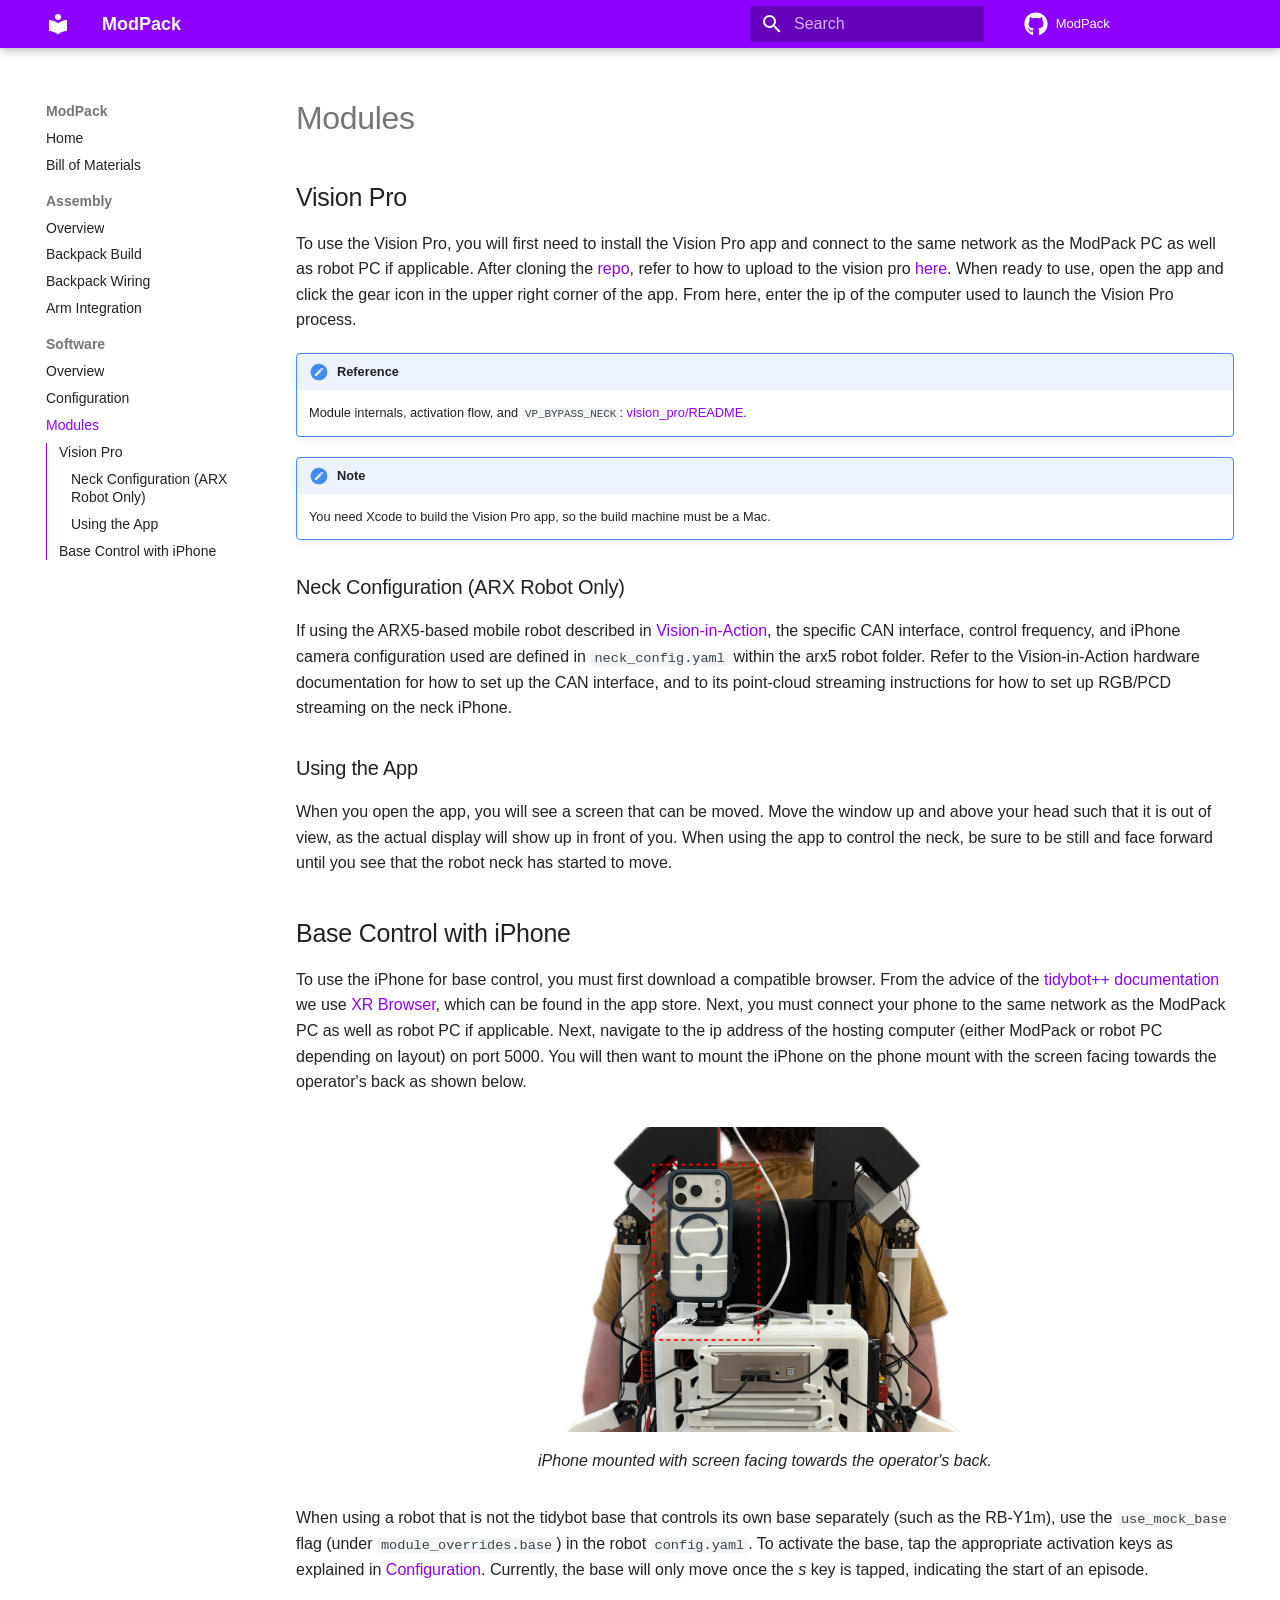
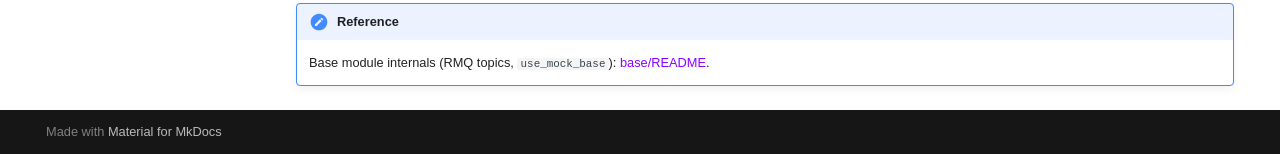
<file: docs/software/modules/index.html>
<!doctype html>
<html lang="en" class="no-js">
  <head>
    
      <meta charset="utf-8">
      <meta name="viewport" content="width=device-width,initial-scale=1">
      
        <meta name="description" content="Documentation for ModPack, an open-source teleoperation backpack for bimanual mobile robots. Bill of materials, assembly guides, and software setup.">
      
      
      
        <link rel="canonical" href="https://modpackteleoperation.github.io/docs/software/modules/">
      
      
        <link rel="prev" href="../configuration/">
      
      
      
      <link rel="icon" href="../../assets/images/favicon.png">
      <meta name="generator" content="mkdocs-1.6.1, mkdocs-material-9.5.49">
    
    
      
        <title>Modules - ModPack</title>
      
    
    
      <link rel="stylesheet" href="../../assets/stylesheets/main.6f8fc17f.min.css">
      
        
        <link rel="stylesheet" href="../../assets/stylesheets/palette.06af60db.min.css">
      
      


    
    
      
    
    
      
    
    
      <link rel="stylesheet" href="../../stylesheets/extra.css">
    
    <script>__md_scope=new URL("../..",location),__md_hash=e=>[...e].reduce(((e,_)=>(e<<5)-e+_.charCodeAt(0)),0),__md_get=(e,_=localStorage,t=__md_scope)=>JSON.parse(_.getItem(t.pathname+"."+e)),__md_set=(e,_,t=localStorage,a=__md_scope)=>{try{t.setItem(a.pathname+"."+e,JSON.stringify(_))}catch(e){}}</script>
    
      

    
    
    
  <script type="importmap">
  {
    "imports": {
      "three": "/assets/vendor/three/three.module.js",
      "three/addons/": "/assets/vendor/three/addons/"
    }
  }
  </script>

  </head>
  
  
    
    
    
    
    
    <body dir="ltr" data-md-color-scheme="default" data-md-color-primary="custom" data-md-color-accent="indigo">
  
    
    <input class="md-toggle" data-md-toggle="drawer" type="checkbox" id="__drawer" autocomplete="off">
    <input class="md-toggle" data-md-toggle="search" type="checkbox" id="__search" autocomplete="off">
    <label class="md-overlay" for="__drawer"></label>
    <div data-md-component="skip">
      
        
        <a href="#modules" class="md-skip">
          Skip to content
        </a>
      
    </div>
    <div data-md-component="announce">
      
    </div>
    
    
      

  

<header class="md-header md-header--shadow" data-md-component="header">
  <nav class="md-header__inner md-grid" aria-label="Header">
    <a href="../.." title="ModPack" class="md-header__button md-logo" aria-label="ModPack" data-md-component="logo">
      
  
  <svg xmlns="http://www.w3.org/2000/svg" viewBox="0 0 24 24"><path d="M12 8a3 3 0 0 0 3-3 3 3 0 0 0-3-3 3 3 0 0 0-3 3 3 3 0 0 0 3 3m0 3.54C9.64 9.35 6.5 8 3 8v11c3.5 0 6.64 1.35 9 3.54 2.36-2.19 5.5-3.54 9-3.54V8c-3.5 0-6.64 1.35-9 3.54"/></svg>

    </a>
    <label class="md-header__button md-icon" for="__drawer">
      
      <svg xmlns="http://www.w3.org/2000/svg" viewBox="0 0 24 24"><path d="M3 6h18v2H3zm0 5h18v2H3zm0 5h18v2H3z"/></svg>
    </label>
    <div class="md-header__title" data-md-component="header-title">
      <div class="md-header__ellipsis">
        <div class="md-header__topic">
          <span class="md-ellipsis">
            ModPack
          </span>
        </div>
        <div class="md-header__topic" data-md-component="header-topic">
          <span class="md-ellipsis">
            
              Modules
            
          </span>
        </div>
      </div>
    </div>
    
      
    
    
    
    
      <label class="md-header__button md-icon" for="__search">
        
        <svg xmlns="http://www.w3.org/2000/svg" viewBox="0 0 24 24"><path d="M9.5 3A6.5 6.5 0 0 1 16 9.5c0 1.61-.59 3.09-1.56 4.23l.27.27h.79l5 5-1.5 1.5-5-5v-.79l-.27-.27A6.52 6.52 0 0 1 9.5 16 6.5 6.5 0 0 1 3 9.5 6.5 6.5 0 0 1 9.5 3m0 2C7 5 5 7 5 9.5S7 14 9.5 14 14 12 14 9.5 12 5 9.5 5"/></svg>
      </label>
      <div class="md-search" data-md-component="search" role="dialog">
  <label class="md-search__overlay" for="__search"></label>
  <div class="md-search__inner" role="search">
    <form class="md-search__form" name="search">
      <input type="text" class="md-search__input" name="query" aria-label="Search" placeholder="Search" autocapitalize="off" autocorrect="off" autocomplete="off" spellcheck="false" data-md-component="search-query" required>
      <label class="md-search__icon md-icon" for="__search">
        
        <svg xmlns="http://www.w3.org/2000/svg" viewBox="0 0 24 24"><path d="M9.5 3A6.5 6.5 0 0 1 16 9.5c0 1.61-.59 3.09-1.56 4.23l.27.27h.79l5 5-1.5 1.5-5-5v-.79l-.27-.27A6.52 6.52 0 0 1 9.5 16 6.5 6.5 0 0 1 3 9.5 6.5 6.5 0 0 1 9.5 3m0 2C7 5 5 7 5 9.5S7 14 9.5 14 14 12 14 9.5 12 5 9.5 5"/></svg>
        
        <svg xmlns="http://www.w3.org/2000/svg" viewBox="0 0 24 24"><path d="M20 11v2H8l5.5 5.5-1.42 1.42L4.16 12l7.92-7.92L13.5 5.5 8 11z"/></svg>
      </label>
      <nav class="md-search__options" aria-label="Search">
        
        <button type="reset" class="md-search__icon md-icon" title="Clear" aria-label="Clear" tabindex="-1">
          
          <svg xmlns="http://www.w3.org/2000/svg" viewBox="0 0 24 24"><path d="M19 6.41 17.59 5 12 10.59 6.41 5 5 6.41 10.59 12 5 17.59 6.41 19 12 13.41 17.59 19 19 17.59 13.41 12z"/></svg>
        </button>
      </nav>
      
        <div class="md-search__suggest" data-md-component="search-suggest"></div>
      
    </form>
    <div class="md-search__output">
      <div class="md-search__scrollwrap" tabindex="0" data-md-scrollfix>
        <div class="md-search-result" data-md-component="search-result">
          <div class="md-search-result__meta">
            Initializing search
          </div>
          <ol class="md-search-result__list" role="presentation"></ol>
        </div>
      </div>
    </div>
  </div>
</div>
    
    
      <div class="md-header__source">
        <a href="https://github.com/modpackteleoperation/modpack" title="Go to repository" class="md-source" data-md-component="source">
  <div class="md-source__icon md-icon">
    
    <svg xmlns="http://www.w3.org/2000/svg" viewBox="0 0 496 512"><!--! Font Awesome Free 6.7.1 by @fontawesome - https://fontawesome.com License - https://fontawesome.com/license/free (Icons: CC BY 4.0, Fonts: SIL OFL 1.1, Code: MIT License) Copyright 2024 Fonticons, Inc.--><path d="M165.9 397.4c0 2-2.3 3.6-5.2 3.6-3.3.3-5.6-1.3-5.6-3.6 0-2 2.3-3.6 5.2-3.6 3-.3 5.6 1.3 5.6 3.6m-31.1-4.5c-.7 2 1.3 4.3 4.3 4.9 2.6 1 5.6 0 6.2-2s-1.3-4.3-4.3-5.2c-2.6-.7-5.5.3-6.2 2.3m44.2-1.7c-2.9.7-4.9 2.6-4.6 4.9.3 2 2.9 3.3 5.9 2.6 2.9-.7 4.9-2.6 4.6-4.6-.3-1.9-3-3.2-5.9-2.9M244.8 8C106.1 8 0 113.3 0 252c0 110.9 69.8 205.8 169.5 239.2 12.8 2.3 17.3-5.6 17.3-12.1 0-6.2-.3-40.4-.3-61.4 0 0-70 15-84.7-29.8 0 0-11.4-29.1-27.8-36.6 0 0-22.9-15.7 1.6-15.4 0 0 24.9 2 38.6 25.8 21.9 38.6 58.6 27.5 72.9 20.9 2.3-16 8.8-27.1 16-33.7-55.9-6.2-112.3-14.3-112.3-110.5 0-27.5 7.6-41.3 23.6-58.9-2.6-6.5-11.1-33.3 2.6-67.9 20.9-6.5 69 27 69 27 20-5.6 41.5-8.5 62.8-8.5s42.8 2.9 62.8 8.5c0 0 48.1-33.6 69-27 13.7 34.7 5.2 61.4 2.6 67.9 16 17.7 25.8 31.5 25.8 58.9 0 96.5-58.9 104.2-114.8 110.5 9.2 7.9 17 22.9 17 46.4 0 33.7-.3 75.4-.3 83.6 0 6.5 4.6 14.4 17.3 12.1C428.2 457.8 496 362.9 496 252 496 113.3 383.5 8 244.8 8M97.2 352.9c-1.3 1-1 3.3.7 5.2 1.6 1.6 3.9 2.3 5.2 1 1.3-1 1-3.3-.7-5.2-1.6-1.6-3.9-2.3-5.2-1m-10.8-8.1c-.7 1.3.3 2.9 2.3 3.9 1.6 1 3.6.7 4.3-.7.7-1.3-.3-2.9-2.3-3.9-2-.6-3.6-.3-4.3.7m32.4 35.6c-1.6 1.3-1 4.3 1.3 6.2 2.3 2.3 5.2 2.6 6.5 1 1.3-1.3.7-4.3-1.3-6.2-2.2-2.3-5.2-2.6-6.5-1m-11.4-14.7c-1.6 1-1.6 3.6 0 5.9s4.3 3.3 5.6 2.3c1.6-1.3 1.6-3.9 0-6.2-1.4-2.3-4-3.3-5.6-2"/></svg>
  </div>
  <div class="md-source__repository">
    ModPack
  </div>
</a>
      </div>
    
  </nav>
  
</header>
    
    <div class="md-container" data-md-component="container">
      
      
        
          
        
      
      <main class="md-main" data-md-component="main">
        <div class="md-main__inner md-grid">
          
            
              
              <div class="md-sidebar md-sidebar--primary" data-md-component="sidebar" data-md-type="navigation" >
                <div class="md-sidebar__scrollwrap">
                  <div class="md-sidebar__inner">
                    



  

<nav class="md-nav md-nav--primary md-nav--integrated" aria-label="Navigation" data-md-level="0">
  <label class="md-nav__title" for="__drawer">
    <a href="../.." title="ModPack" class="md-nav__button md-logo" aria-label="ModPack" data-md-component="logo">
      
  
  <svg xmlns="http://www.w3.org/2000/svg" viewBox="0 0 24 24"><path d="M12 8a3 3 0 0 0 3-3 3 3 0 0 0-3-3 3 3 0 0 0-3 3 3 3 0 0 0 3 3m0 3.54C9.64 9.35 6.5 8 3 8v11c3.5 0 6.64 1.35 9 3.54 2.36-2.19 5.5-3.54 9-3.54V8c-3.5 0-6.64 1.35-9 3.54"/></svg>

    </a>
    ModPack
  </label>
  
    <div class="md-nav__source">
      <a href="https://github.com/modpackteleoperation/modpack" title="Go to repository" class="md-source" data-md-component="source">
  <div class="md-source__icon md-icon">
    
    <svg xmlns="http://www.w3.org/2000/svg" viewBox="0 0 496 512"><!--! Font Awesome Free 6.7.1 by @fontawesome - https://fontawesome.com License - https://fontawesome.com/license/free (Icons: CC BY 4.0, Fonts: SIL OFL 1.1, Code: MIT License) Copyright 2024 Fonticons, Inc.--><path d="M165.9 397.4c0 2-2.3 3.6-5.2 3.6-3.3.3-5.6-1.3-5.6-3.6 0-2 2.3-3.6 5.2-3.6 3-.3 5.6 1.3 5.6 3.6m-31.1-4.5c-.7 2 1.3 4.3 4.3 4.9 2.6 1 5.6 0 6.2-2s-1.3-4.3-4.3-5.2c-2.6-.7-5.5.3-6.2 2.3m44.2-1.7c-2.9.7-4.9 2.6-4.6 4.9.3 2 2.9 3.3 5.9 2.6 2.9-.7 4.9-2.6 4.6-4.6-.3-1.9-3-3.2-5.9-2.9M244.8 8C106.1 8 0 113.3 0 252c0 110.9 69.8 205.8 169.5 239.2 12.8 2.3 17.3-5.6 17.3-12.1 0-6.2-.3-40.4-.3-61.4 0 0-70 15-84.7-29.8 0 0-11.4-29.1-27.8-36.6 0 0-22.9-15.7 1.6-15.4 0 0 24.9 2 38.6 25.8 21.9 38.6 58.6 27.5 72.9 20.9 2.3-16 8.8-27.1 16-33.7-55.9-6.2-112.3-14.3-112.3-110.5 0-27.5 7.6-41.3 23.6-58.9-2.6-6.5-11.1-33.3 2.6-67.9 20.9-6.5 69 27 69 27 20-5.6 41.5-8.5 62.8-8.5s42.8 2.9 62.8 8.5c0 0 48.1-33.6 69-27 13.7 34.7 5.2 61.4 2.6 67.9 16 17.7 25.8 31.5 25.8 58.9 0 96.5-58.9 104.2-114.8 110.5 9.2 7.9 17 22.9 17 46.4 0 33.7-.3 75.4-.3 83.6 0 6.5 4.6 14.4 17.3 12.1C428.2 457.8 496 362.9 496 252 496 113.3 383.5 8 244.8 8M97.2 352.9c-1.3 1-1 3.3.7 5.2 1.6 1.6 3.9 2.3 5.2 1 1.3-1 1-3.3-.7-5.2-1.6-1.6-3.9-2.3-5.2-1m-10.8-8.1c-.7 1.3.3 2.9 2.3 3.9 1.6 1 3.6.7 4.3-.7.7-1.3-.3-2.9-2.3-3.9-2-.6-3.6-.3-4.3.7m32.4 35.6c-1.6 1.3-1 4.3 1.3 6.2 2.3 2.3 5.2 2.6 6.5 1 1.3-1.3.7-4.3-1.3-6.2-2.2-2.3-5.2-2.6-6.5-1m-11.4-14.7c-1.6 1-1.6 3.6 0 5.9s4.3 3.3 5.6 2.3c1.6-1.3 1.6-3.9 0-6.2-1.4-2.3-4-3.3-5.6-2"/></svg>
  </div>
  <div class="md-source__repository">
    ModPack
  </div>
</a>
    </div>
  
  <ul class="md-nav__list" data-md-scrollfix>
    
      
      
  
  
  
  
    <li class="md-nav__item">
      <a href="../.." class="md-nav__link">
        
  
  <span class="md-ellipsis">
    Home
  </span>
  

      </a>
    </li>
  

    
      
      
  
  
  
  
    <li class="md-nav__item">
      <a href="../../bom/" class="md-nav__link">
        
  
  <span class="md-ellipsis">
    Bill of Materials
  </span>
  

      </a>
    </li>
  

    
      
      
  
  
  
  
    
    
    
      
        
        
      
    
    
    <li class="md-nav__item md-nav__item--section md-nav__item--nested">
      
        
        
        <input class="md-nav__toggle md-toggle " type="checkbox" id="__nav_3" >
        
          
          <label class="md-nav__link" for="__nav_3" id="__nav_3_label" tabindex="">
            
  
  <span class="md-ellipsis">
    Assembly
  </span>
  

            <span class="md-nav__icon md-icon"></span>
          </label>
        
        <nav class="md-nav" data-md-level="1" aria-labelledby="__nav_3_label" aria-expanded="false">
          <label class="md-nav__title" for="__nav_3">
            <span class="md-nav__icon md-icon"></span>
            Assembly
          </label>
          <ul class="md-nav__list" data-md-scrollfix>
            
              
                
  
  
  
  
    <li class="md-nav__item">
      <a href="../../assembly/" class="md-nav__link">
        
  
  <span class="md-ellipsis">
    Overview
  </span>
  

      </a>
    </li>
  

              
            
              
                
  
  
  
  
    <li class="md-nav__item">
      <a href="../../assembly/backpack/" class="md-nav__link">
        
  
  <span class="md-ellipsis">
    Backpack Build
  </span>
  

      </a>
    </li>
  

              
            
              
                
  
  
  
  
    <li class="md-nav__item">
      <a href="../../assembly/wiring/" class="md-nav__link">
        
  
  <span class="md-ellipsis">
    Backpack Wiring
  </span>
  

      </a>
    </li>
  

              
            
              
                
  
  
  
  
    <li class="md-nav__item">
      <a href="../../assembly/arms/" class="md-nav__link">
        
  
  <span class="md-ellipsis">
    Arm Integration
  </span>
  

      </a>
    </li>
  

              
            
          </ul>
        </nav>
      
    </li>
  

    
      
      
  
  
    
  
  
  
    
    
    
      
        
        
      
    
    
    <li class="md-nav__item md-nav__item--active md-nav__item--section md-nav__item--nested">
      
        
        
        <input class="md-nav__toggle md-toggle " type="checkbox" id="__nav_4" checked>
        
          
          <label class="md-nav__link" for="__nav_4" id="__nav_4_label" tabindex="">
            
  
  <span class="md-ellipsis">
    Software
  </span>
  

            <span class="md-nav__icon md-icon"></span>
          </label>
        
        <nav class="md-nav" data-md-level="1" aria-labelledby="__nav_4_label" aria-expanded="true">
          <label class="md-nav__title" for="__nav_4">
            <span class="md-nav__icon md-icon"></span>
            Software
          </label>
          <ul class="md-nav__list" data-md-scrollfix>
            
              
                
  
  
  
  
    <li class="md-nav__item">
      <a href="../" class="md-nav__link">
        
  
  <span class="md-ellipsis">
    Overview
  </span>
  

      </a>
    </li>
  

              
            
              
                
  
  
  
  
    <li class="md-nav__item">
      <a href="../configuration/" class="md-nav__link">
        
  
  <span class="md-ellipsis">
    Configuration
  </span>
  

      </a>
    </li>
  

              
            
              
                
  
  
    
  
  
  
    <li class="md-nav__item md-nav__item--active">
      
      <input class="md-nav__toggle md-toggle" type="checkbox" id="__toc">
      
      
        
      
      
        <label class="md-nav__link md-nav__link--active" for="__toc">
          
  
  <span class="md-ellipsis">
    Modules
  </span>
  

          <span class="md-nav__icon md-icon"></span>
        </label>
      
      <a href="./" class="md-nav__link md-nav__link--active">
        
  
  <span class="md-ellipsis">
    Modules
  </span>
  

      </a>
      
        

<nav class="md-nav md-nav--secondary" aria-label="Table of contents">
  
  
  
    
  
  
    <label class="md-nav__title" for="__toc">
      <span class="md-nav__icon md-icon"></span>
      Table of contents
    </label>
    <ul class="md-nav__list" data-md-component="toc" data-md-scrollfix>
      
        <li class="md-nav__item">
  <a href="#vision-pro" class="md-nav__link">
    <span class="md-ellipsis">
      Vision Pro
    </span>
  </a>
  
    <nav class="md-nav" aria-label="Vision Pro">
      <ul class="md-nav__list">
        
          <li class="md-nav__item">
  <a href="#neck-configuration-arx-robot-only" class="md-nav__link">
    <span class="md-ellipsis">
      Neck Configuration (ARX Robot Only)
    </span>
  </a>
  
</li>
        
          <li class="md-nav__item">
  <a href="#using-the-app" class="md-nav__link">
    <span class="md-ellipsis">
      Using the App
    </span>
  </a>
  
</li>
        
      </ul>
    </nav>
  
</li>
      
        <li class="md-nav__item">
  <a href="#base-control-with-iphone" class="md-nav__link">
    <span class="md-ellipsis">
      Base Control with iPhone
    </span>
  </a>
  
</li>
      
    </ul>
  
</nav>
      
    </li>
  

              
            
          </ul>
        </nav>
      
    </li>
  

    
  </ul>
</nav>
                  </div>
                </div>
              </div>
            
            
          
          
            <div class="md-content" data-md-component="content">
              <article class="md-content__inner md-typeset">
                
                  


<h1 id="modules">Modules</h1>
<h2 id="vision-pro">Vision Pro</h2>
<p>To use the Vision Pro, you will first need to install the Vision Pro app and connect to the same network as the ModPack PC as well as robot PC if applicable. After cloning the <a href="https://github.com/modpackteleoperation/poseStreamer">repo</a>, refer to how to upload to the vision pro <a href="https://developer.apple.com/documentation/xcode/running-your-app-on-simulated-or-physical-devices">here</a>. When ready to use, open the app and click the gear icon in the upper right corner of the app. From here, enter the ip of the computer used to launch the Vision Pro process.</p>
<div class="admonition note">
<p class="admonition-title">Reference</p>
<p>Module internals, activation flow, and <code>VP_BYPASS_NECK</code>: <a href="https://github.com/modpackteleoperation/modpack/blob/main/modpack/modules/vision_pro/README.md">vision_pro/README</a>.</p>
</div>
<div class="admonition note">
<p class="admonition-title">Note</p>
<p>You need Xcode to build the Vision Pro app, so the build machine must be a Mac.</p>
</div>
<h3 id="neck-configuration-arx-robot-only">Neck Configuration (ARX Robot Only)</h3>
<p>If using the ARX5-based mobile robot described in <a href="https://vision-in-action.github.io/">Vision-in-Action</a>, the specific CAN interface, control frequency, and iPhone camera configuration used are defined in <code>neck_config.yaml</code> within the arx5 robot folder. Refer to the Vision-in-Action hardware documentation for how to set up the CAN interface, and to its point-cloud streaming instructions for how to set up RGB/PCD streaming on the neck iPhone.</p>
<h3 id="using-the-app">Using the App</h3>
<p>When you open the app, you will see a screen that can be moved. Move the window up and above your head such that it is out of view, as the actual display will show up in front of you. When using the app to control the neck, be sure to be still and face forward until you see that the robot neck has started to move.</p>
<h2 id="base-control-with-iphone">Base Control with iPhone</h2>
<p>To use the iPhone for base control, you must first download a compatible browser. From the advice of the <a href="https://tidybot2.github.io/docs/usage/">tidybot++ documentation</a> we use <a href="https://apps.apple.com/us/app/xr-browser/id1588029989">XR Browser</a>, which can be found in the app store. Next, you must connect your phone to the same network as the ModPack PC as well as robot PC if applicable. Next, navigate to the ip address of the hosting computer (either ModPack or robot PC depending on layout) on port 5000. You will then want to mount the iPhone on the phone mount with the screen facing towards the operator's back as shown below.</p>
<figure>
<p><img alt="Phone placement on mount" class="center" src="../../images/phone_placement.png" width="400" />
  </p>
<figcaption>iPhone mounted with screen facing towards the operator's back.</figcaption>
</figure>
<p>When using a robot that is not the tidybot base that controls its own base separately (such as the RB-Y1m), use the <code>use_mock_base</code> flag (under <code>module_overrides.base</code>) in the robot <code>config.yaml</code>. To activate the base, tap the appropriate activation keys as explained in <a href="../configuration/">Configuration</a>. Currently, the base will only move once the <em>s</em> key is tapped, indicating the start of an episode.</p>
<div class="admonition note">
<p class="admonition-title">Reference</p>
<p>Base module internals (RMQ topics, <code>use_mock_base</code>): <a href="https://github.com/modpackteleoperation/modpack/blob/main/modpack/modules/base/README.md">base/README</a>.</p>
</div>












                
              </article>
            </div>
          
          
<script>var target=document.getElementById(location.hash.slice(1));target&&target.name&&(target.checked=target.name.startsWith("__tabbed_"))</script>
        </div>
        
          <button type="button" class="md-top md-icon" data-md-component="top" hidden>
  
  <svg xmlns="http://www.w3.org/2000/svg" viewBox="0 0 24 24"><path d="M13 20h-2V8l-5.5 5.5-1.42-1.42L12 4.16l7.92 7.92-1.42 1.42L13 8z"/></svg>
  Back to top
</button>
        
      </main>
      
        <footer class="md-footer">
  
  <div class="md-footer-meta md-typeset">
    <div class="md-footer-meta__inner md-grid">
      <div class="md-copyright">
  
  
    Made with
    <a href="https://squidfunk.github.io/mkdocs-material/" target="_blank" rel="noopener">
      Material for MkDocs
    </a>
  
</div>
      
    </div>
  </div>
</footer>
      
    </div>
    <div class="md-dialog" data-md-component="dialog">
      <div class="md-dialog__inner md-typeset"></div>
    </div>
    
    
    <script id="__config" type="application/json">{"base": "../..", "features": ["navigation.sections", "navigation.top", "toc.integrate", "search.suggest", "content.code.copy"], "search": "../../assets/javascripts/workers/search.6ce7567c.min.js", "translations": {"clipboard.copied": "Copied to clipboard", "clipboard.copy": "Copy to clipboard", "search.result.more.one": "1 more on this page", "search.result.more.other": "# more on this page", "search.result.none": "No matching documents", "search.result.one": "1 matching document", "search.result.other": "# matching documents", "search.result.placeholder": "Type to start searching", "search.result.term.missing": "Missing", "select.version": "Select version"}}</script>
    
    
  
      <script src="../../assets/javascripts/bundle.88dd0f4e.min.js"></script>
      
        <script src="../../javascripts/slideshow.js"></script>
      
        <script src="../../javascripts/mathjax.js"></script>
      
        <script src="../../javascripts/model-viewer.js"></script>
      
        <script src="/assets/vendor/mathjax/tex-mml-chtml.js"></script>
      
        <script src="/assets/vendor/mermaid.min.js"></script>
      
    
  <script>
    document.addEventListener("DOMContentLoaded", function () {
      var logo = document.querySelector(".md-header__button.md-logo");
      if (logo) {
        logo.href = "/";
        logo.title = "← Back to project page";
      }
      var title = document.querySelector(".md-header__title a");
      if (title) {
        title.href = "/";
        title.title = "← Back to project page";
      }
    });
  </script>

  </body>
</html>
</file>
<file: docs/stylesheets/extra.css>
.center {
  display: block;
  margin-left: auto;
  margin-right: auto;
}

/* Full-width tables */
.md-typeset__scrollwrap {
  margin: 0;
}

.md-typeset__scrollwrap .md-typeset__table {
  width: 100%;
}

.md-typeset__scrollwrap .md-typeset__table table {
  width: 100%;
  display: table;
}

/* BOM component thumbnails */
.bom-item {
  display: flex;
  flex-direction: column;
  align-items: center;
  gap: 6px;
  text-align: center;
}

.bom-item img {
  width: 75px;
  object-fit: contain;
}

.bom-table table img {
  width: 75px;
}

.bom-item.bom-item-lg img {
  width: 120px;
}

.bom-item.bom-item-stl img {
  width: 95px;
}

.bom-item span small {
  display: block;
  font-size: 0.9em;
  color: #888;
  line-height: 1.2;
}

.stl-grid {
  display: grid;
  grid-template-columns: repeat(4, 1fr);
  gap: 1em;
  margin: 1em 0;
}

.stl-card {
  background: #fff;
  border: 1px solid #e8e8e8;
  border-radius: 8px;
  padding: 0.75em 0.5em 0.6em;
  display: flex;
  flex-direction: column;
  align-items: center;
  gap: 6px;
  text-align: center;
}

.stl-card img {
  width: 90px;
  height: 90px;
  object-fit: contain;
}

.stl-card-name {
  font-size: 0.82em;
  font-weight: 500;
  color: #333;
  line-height: 1.3;
}

.stl-card-links {
  font-size: 0.78em;
  display: flex;
  gap: 6px;
}

.stl-card-links a {
  color: #8C00FF;
  text-decoration: none;
  font-weight: 600;
}

.stl-card-links a:hover {
  text-decoration: underline;
}

@media (max-width: 700px) {
  .stl-grid { grid-template-columns: repeat(2, 1fr); }
}

.nav-cards {
  display: grid;
  grid-template-columns: repeat(3, 1fr);
  gap: 1em;
  margin: 1.5em 0;
}

.nav-card {
  background: #fff;
  border: 1px solid #e8e8e8;
  border-radius: 8px;
  padding: 1.25em 1em;
  text-decoration: none;
  color: inherit;
  display: flex;
  flex-direction: column;
  gap: 0.4em;
}

.nav-card:hover {
  border-color: #8C00FF;
  text-decoration: none;
}

.nav-card-title {
  font-size: 1em;
  font-weight: 600;
  color: #8C00FF;
}

.nav-card-desc {
  font-size: 0.85em;
  color: #555;
  line-height: 1.4;
}

@media (max-width: 700px) {
  .nav-cards { grid-template-columns: repeat(2, 1fr); }
}

.slideshow {
  position: relative;
  text-align: center;
  margin: 1.5em 0;
}

.slide {
  display: none;
}

.slide.active {
  display: block;
}

.slide img {
  max-width: 100%;
}

.slide-label {
  font-size: 1em;
  font-weight: 600;
  margin-bottom: 0.5em;
  color: #333;
}

.slide-label small {
  font-size: 0.8em;
  font-weight: 400;
  color: #888;
}

.slide-controls {
  display: flex;
  align-items: center;
  justify-content: center;
  gap: 1em;
  margin-top: 0.75em;
}

.slide-prev,
.slide-next {
  background: none;
  border: 1px solid #ccc;
  border-radius: 6px;
  padding: 0.3em 0.8em;
  font-size: 1.1em;
  cursor: pointer;
  color: #8C00FF;
  line-height: 1;
}

.slide-prev:hover,
.slide-next:hover {
  border-color: #8C00FF;
}

.slide-counter {
  font-size: 0.85em;
  color: #666;
  min-width: 3em;
}

.instruction-grid {
  display: grid;
  grid-template-columns: 1fr 1fr;
  gap: 1em;
  align-items: start;
}

:root {
  --md-primary-fg-color: #8C00FF;
  --md-primary-fg-color--light: #a840ff;
  --md-primary-fg-color--dark: #6a00cc;
}
</file>
<file: docs/assets/stylesheets/main.6f8fc17f.min.css>
@charset "UTF-8";html{-webkit-text-size-adjust:none;-moz-text-size-adjust:none;text-size-adjust:none;box-sizing:border-box}*,:after,:before{box-sizing:inherit}@media (prefers-reduced-motion){*,:after,:before{transition:none!important}}body{margin:0}a,button,input,label{-webkit-tap-highlight-color:transparent}a{color:inherit;text-decoration:none}hr{border:0;box-sizing:initial;display:block;height:.05rem;overflow:visible;padding:0}small{font-size:80%}sub,sup{line-height:1em}img{border-style:none}table{border-collapse:initial;border-spacing:0}td,th{font-weight:400;vertical-align:top}button{background:#0000;border:0;font-family:inherit;font-size:inherit;margin:0;padding:0}input{border:0;outline:none}:root{--md-primary-fg-color:#4051b5;--md-primary-fg-color--light:#5d6cc0;--md-primary-fg-color--dark:#303fa1;--md-primary-bg-color:#fff;--md-primary-bg-color--light:#ffffffb3;--md-accent-fg-color:#526cfe;--md-accent-fg-color--transparent:#526cfe1a;--md-accent-bg-color:#fff;--md-accent-bg-color--light:#ffffffb3}[data-md-color-scheme=default]{color-scheme:light}[data-md-color-scheme=default] img[src$="#gh-dark-mode-only"],[data-md-color-scheme=default] img[src$="#only-dark"]{display:none}:root,[data-md-color-scheme=default]{--md-hue:225deg;--md-default-fg-color:#000000de;--md-default-fg-color--light:#0000008a;--md-default-fg-color--lighter:#00000052;--md-default-fg-color--lightest:#00000012;--md-default-bg-color:#fff;--md-default-bg-color--light:#ffffffb3;--md-default-bg-color--lighter:#ffffff4d;--md-default-bg-color--lightest:#ffffff1f;--md-code-fg-color:#36464e;--md-code-bg-color:#f5f5f5;--md-code-hl-color:#4287ff;--md-code-hl-color--light:#4287ff1a;--md-code-hl-number-color:#d52a2a;--md-code-hl-special-color:#db1457;--md-code-hl-function-color:#a846b9;--md-code-hl-constant-color:#6e59d9;--md-code-hl-keyword-color:#3f6ec6;--md-code-hl-string-color:#1c7d4d;--md-code-hl-name-color:var(--md-code-fg-color);--md-code-hl-operator-color:var(--md-default-fg-color--light);--md-code-hl-punctuation-color:var(--md-default-fg-color--light);--md-code-hl-comment-color:var(--md-default-fg-color--light);--md-code-hl-generic-color:var(--md-default-fg-color--light);--md-code-hl-variable-color:var(--md-default-fg-color--light);--md-typeset-color:var(--md-default-fg-color);--md-typeset-a-color:var(--md-primary-fg-color);--md-typeset-del-color:#f5503d26;--md-typeset-ins-color:#0bd57026;--md-typeset-kbd-color:#fafafa;--md-typeset-kbd-accent-color:#fff;--md-typeset-kbd-border-color:#b8b8b8;--md-typeset-mark-color:#ffff0080;--md-typeset-table-color:#0000001f;--md-typeset-table-color--light:rgba(0,0,0,.035);--md-admonition-fg-color:var(--md-default-fg-color);--md-admonition-bg-color:var(--md-default-bg-color);--md-warning-fg-color:#000000de;--md-warning-bg-color:#ff9;--md-footer-fg-color:#fff;--md-footer-fg-color--light:#ffffffb3;--md-footer-fg-color--lighter:#ffffff73;--md-footer-bg-color:#000000de;--md-footer-bg-color--dark:#00000052;--md-shadow-z1:0 0.2rem 0.5rem #0000000d,0 0 0.05rem #0000001a;--md-shadow-z2:0 0.2rem 0.5rem #0000001a,0 0 0.05rem #00000040;--md-shadow-z3:0 0.2rem 0.5rem #0003,0 0 0.05rem #00000059}.md-icon svg{fill:currentcolor;display:block;height:1.2rem;width:1.2rem}body{-webkit-font-smoothing:antialiased;-moz-osx-font-smoothing:grayscale;--md-text-font-family:var(--md-text-font,_),-apple-system,BlinkMacSystemFont,Helvetica,Arial,sans-serif;--md-code-font-family:var(--md-code-font,_),SFMono-Regular,Consolas,Menlo,monospace}aside,body,input{font-feature-settings:"kern","liga";color:var(--md-typeset-color);font-family:var(--md-text-font-family)}code,kbd,pre{font-feature-settings:"kern";font-family:var(--md-code-font-family)}:root{--md-typeset-table-sort-icon:url('data:image/svg+xml;charset=utf-8,<svg xmlns="http://www.w3.org/2000/svg" viewBox="0 0 24 24"><path d="m18 21-4-4h3V7h-3l4-4 4 4h-3v10h3M2 19v-2h10v2M2 13v-2h7v2M2 7V5h4v2z"/></svg>');--md-typeset-table-sort-icon--asc:url('data:image/svg+xml;charset=utf-8,<svg xmlns="http://www.w3.org/2000/svg" viewBox="0 0 24 24"><path d="M19 17h3l-4 4-4-4h3V3h2M2 17h10v2H2M6 5v2H2V5m0 6h7v2H2z"/></svg>');--md-typeset-table-sort-icon--desc:url('data:image/svg+xml;charset=utf-8,<svg xmlns="http://www.w3.org/2000/svg" viewBox="0 0 24 24"><path d="M19 7h3l-4-4-4 4h3v14h2M2 17h10v2H2M6 5v2H2V5m0 6h7v2H2z"/></svg>')}.md-typeset{-webkit-print-color-adjust:exact;color-adjust:exact;font-size:.8rem;line-height:1.6}@media print{.md-typeset{font-size:.68rem}}.md-typeset blockquote,.md-typeset dl,.md-typeset figure,.md-typeset ol,.md-typeset pre,.md-typeset ul{margin-bottom:1em;margin-top:1em}.md-typeset h1{color:var(--md-default-fg-color--light);font-size:2em;line-height:1.3;margin:0 0 1.25em}.md-typeset h1,.md-typeset h2{font-weight:300;letter-spacing:-.01em}.md-typeset h2{font-size:1.5625em;line-height:1.4;margin:1.6em 0 .64em}.md-typeset h3{font-size:1.25em;font-weight:400;letter-spacing:-.01em;line-height:1.5;margin:1.6em 0 .8em}.md-typeset h2+h3{margin-top:.8em}.md-typeset h4{font-weight:700;letter-spacing:-.01em;margin:1em 0}.md-typeset h5,.md-typeset h6{color:var(--md-default-fg-color--light);font-size:.8em;font-weight:700;letter-spacing:-.01em;margin:1.25em 0}.md-typeset h5{text-transform:uppercase}.md-typeset h5 code{text-transform:none}.md-typeset hr{border-bottom:.05rem solid var(--md-default-fg-color--lightest);display:flow-root;margin:1.5em 0}.md-typeset a{color:var(--md-typeset-a-color);word-break:break-word}.md-typeset a,.md-typeset a:before{transition:color 125ms}.md-typeset a:focus,.md-typeset a:hover{color:var(--md-accent-fg-color)}.md-typeset a:focus code,.md-typeset a:hover code{background-color:var(--md-accent-fg-color--transparent)}.md-typeset a code{color:currentcolor;transition:background-color 125ms}.md-typeset a.focus-visible{outline-color:var(--md-accent-fg-color);outline-offset:.2rem}.md-typeset code,.md-typeset kbd,.md-typeset pre{color:var(--md-code-fg-color);direction:ltr;font-variant-ligatures:none}@media print{.md-typeset code,.md-typeset kbd,.md-typeset pre{white-space:pre-wrap}}.md-typeset code{background-color:var(--md-code-bg-color);border-radius:.1rem;-webkit-box-decoration-break:clone;box-decoration-break:clone;font-size:.85em;padding:0 .2941176471em;word-break:break-word}.md-typeset code:not(.focus-visible){-webkit-tap-highlight-color:transparent;outline:none}.md-typeset pre{display:flow-root;line-height:1.4;position:relative}.md-typeset pre>code{-webkit-box-decoration-break:slice;box-decoration-break:slice;box-shadow:none;display:block;margin:0;outline-color:var(--md-accent-fg-color);overflow:auto;padding:.7720588235em 1.1764705882em;scrollbar-color:var(--md-default-fg-color--lighter) #0000;scrollbar-width:thin;touch-action:auto;word-break:normal}.md-typeset pre>code:hover{scrollbar-color:var(--md-accent-fg-color) #0000}.md-typeset pre>code::-webkit-scrollbar{height:.2rem;width:.2rem}.md-typeset pre>code::-webkit-scrollbar-thumb{background-color:var(--md-default-fg-color--lighter)}.md-typeset pre>code::-webkit-scrollbar-thumb:hover{background-color:var(--md-accent-fg-color)}.md-typeset kbd{background-color:var(--md-typeset-kbd-color);border-radius:.1rem;box-shadow:0 .1rem 0 .05rem var(--md-typeset-kbd-border-color),0 .1rem 0 var(--md-typeset-kbd-border-color),0 -.1rem .2rem var(--md-typeset-kbd-accent-color) inset;color:var(--md-default-fg-color);display:inline-block;font-size:.75em;padding:0 .6666666667em;vertical-align:text-top;word-break:break-word}.md-typeset mark{background-color:var(--md-typeset-mark-color);-webkit-box-decoration-break:clone;box-decoration-break:clone;color:inherit;word-break:break-word}.md-typeset abbr{border-bottom:.05rem dotted var(--md-default-fg-color--light);cursor:help;text-decoration:none}.md-typeset small{opacity:.75}[dir=ltr] .md-typeset sub,[dir=ltr] .md-typeset sup{margin-left:.078125em}[dir=rtl] .md-typeset sub,[dir=rtl] .md-typeset sup{margin-right:.078125em}[dir=ltr] .md-typeset blockquote{padding-left:.6rem}[dir=rtl] .md-typeset blockquote{padding-right:.6rem}[dir=ltr] .md-typeset blockquote{border-left:.2rem solid var(--md-default-fg-color--lighter)}[dir=rtl] .md-typeset blockquote{border-right:.2rem solid var(--md-default-fg-color--lighter)}.md-typeset blockquote{color:var(--md-default-fg-color--light);margin-left:0;margin-right:0}.md-typeset ul{list-style-type:disc}.md-typeset ul[type]{list-style-type:revert-layer}[dir=ltr] .md-typeset ol,[dir=ltr] .md-typeset ul{margin-left:.625em}[dir=rtl] .md-typeset ol,[dir=rtl] .md-typeset ul{margin-right:.625em}.md-typeset ol,.md-typeset ul{padding:0}.md-typeset ol:not([hidden]),.md-typeset ul:not([hidden]){display:flow-root}.md-typeset ol ol,.md-typeset ul ol{list-style-type:lower-alpha}.md-typeset ol ol ol,.md-typeset ul ol ol{list-style-type:lower-roman}.md-typeset ol ol ol ol,.md-typeset ul ol ol ol{list-style-type:upper-alpha}.md-typeset ol ol ol ol ol,.md-typeset ul ol ol ol ol{list-style-type:upper-roman}.md-typeset ol[type],.md-typeset ul[type]{list-style-type:revert-layer}[dir=ltr] .md-typeset ol li,[dir=ltr] .md-typeset ul li{margin-left:1.25em}[dir=rtl] .md-typeset ol li,[dir=rtl] .md-typeset ul li{margin-right:1.25em}.md-typeset ol li,.md-typeset ul li{margin-bottom:.5em}.md-typeset ol li blockquote,.md-typeset ol li p,.md-typeset ul li blockquote,.md-typeset ul li p{margin:.5em 0}.md-typeset ol li:last-child,.md-typeset ul li:last-child{margin-bottom:0}[dir=ltr] .md-typeset ol li ol,[dir=ltr] .md-typeset ol li ul,[dir=ltr] .md-typeset ul li ol,[dir=ltr] .md-typeset ul li ul{margin-left:.625em}[dir=rtl] .md-typeset ol li ol,[dir=rtl] .md-typeset ol li ul,[dir=rtl] .md-typeset ul li ol,[dir=rtl] .md-typeset ul li ul{margin-right:.625em}.md-typeset ol li ol,.md-typeset ol li ul,.md-typeset ul li ol,.md-typeset ul li ul{margin-bottom:.5em;margin-top:.5em}[dir=ltr] .md-typeset dd{margin-left:1.875em}[dir=rtl] .md-typeset dd{margin-right:1.875em}.md-typeset dd{margin-bottom:1.5em;margin-top:1em}.md-typeset img,.md-typeset svg,.md-typeset video{height:auto;max-width:100%}.md-typeset img[align=left]{margin:1em 1em 1em 0}.md-typeset img[align=right]{margin:1em 0 1em 1em}.md-typeset img[align]:only-child{margin-top:0}.md-typeset figure{display:flow-root;margin:1em auto;max-width:100%;text-align:center;width:-moz-fit-content;width:fit-content}.md-typeset figure img{display:block;margin:0 auto}.md-typeset figcaption{font-style:italic;margin:1em auto;max-width:24rem}.md-typeset iframe{max-width:100%}.md-typeset table:not([class]){background-color:var(--md-default-bg-color);border:.05rem solid var(--md-typeset-table-color);border-radius:.1rem;display:inline-block;font-size:.64rem;max-width:100%;overflow:auto;touch-action:auto}@media print{.md-typeset table:not([class]){display:table}}.md-typeset table:not([class])+*{margin-top:1.5em}.md-typeset table:not([class]) td>:first-child,.md-typeset table:not([class]) th>:first-child{margin-top:0}.md-typeset table:not([class]) td>:last-child,.md-typeset table:not([class]) th>:last-child{margin-bottom:0}.md-typeset table:not([class]) td:not([align]),.md-typeset table:not([class]) th:not([align]){text-align:left}[dir=rtl] .md-typeset table:not([class]) td:not([align]),[dir=rtl] .md-typeset table:not([class]) th:not([align]){text-align:right}.md-typeset table:not([class]) th{font-weight:700;min-width:5rem;padding:.9375em 1.25em;vertical-align:top}.md-typeset table:not([class]) td{border-top:.05rem solid var(--md-typeset-table-color);padding:.9375em 1.25em;vertical-align:top}.md-typeset table:not([class]) tbody tr{transition:background-color 125ms}.md-typeset table:not([class]) tbody tr:hover{background-color:var(--md-typeset-table-color--light);box-shadow:0 .05rem 0 var(--md-default-bg-color) inset}.md-typeset table:not([class]) a{word-break:normal}.md-typeset table th[role=columnheader]{cursor:pointer}[dir=ltr] .md-typeset table th[role=columnheader]:after{margin-left:.5em}[dir=rtl] .md-typeset table th[role=columnheader]:after{margin-right:.5em}.md-typeset table th[role=columnheader]:after{content:"";display:inline-block;height:1.2em;-webkit-mask-image:var(--md-typeset-table-sort-icon);mask-image:var(--md-typeset-table-sort-icon);-webkit-mask-repeat:no-repeat;mask-repeat:no-repeat;-webkit-mask-size:contain;mask-size:contain;transition:background-color 125ms;vertical-align:text-bottom;width:1.2em}.md-typeset table th[role=columnheader]:hover:after{background-color:var(--md-default-fg-color--lighter)}.md-typeset table th[role=columnheader][aria-sort=ascending]:after{background-color:var(--md-default-fg-color--light);-webkit-mask-image:var(--md-typeset-table-sort-icon--asc);mask-image:var(--md-typeset-table-sort-icon--asc)}.md-typeset table th[role=columnheader][aria-sort=descending]:after{background-color:var(--md-default-fg-color--light);-webkit-mask-image:var(--md-typeset-table-sort-icon--desc);mask-image:var(--md-typeset-table-sort-icon--desc)}.md-typeset__scrollwrap{margin:1em -.8rem;overflow-x:auto;touch-action:auto}.md-typeset__table{display:inline-block;margin-bottom:.5em;padding:0 .8rem}@media print{.md-typeset__table{display:block}}html .md-typeset__table table{display:table;margin:0;overflow:hidden;width:100%}@media screen and (max-width:44.984375em){.md-content__inner>pre{margin:1em -.8rem}.md-content__inner>pre code{border-radius:0}}.md-typeset .md-author{border-radius:100%;display:block;flex-shrink:0;height:1.6rem;overflow:hidden;position:relative;transition:color 125ms,transform 125ms;width:1.6rem}.md-typeset .md-author img{display:block}.md-typeset .md-author--more{background:var(--md-default-fg-color--lightest);color:var(--md-default-fg-color--lighter);font-size:.6rem;font-weight:700;line-height:1.6rem;text-align:center}.md-typeset .md-author--long{height:2.4rem;width:2.4rem}.md-typeset a.md-author{transform:scale(1)}.md-typeset a.md-author img{border-radius:100%;filter:grayscale(100%) opacity(75%);transition:filter 125ms}.md-typeset a.md-author:focus,.md-typeset a.md-author:hover{transform:scale(1.1);z-index:1}.md-typeset a.md-author:focus img,.md-typeset a.md-author:hover img{filter:grayscale(0)}.md-banner{background-color:var(--md-footer-bg-color);color:var(--md-footer-fg-color);overflow:auto}@media print{.md-banner{display:none}}.md-banner--warning{background-color:var(--md-warning-bg-color);color:var(--md-warning-fg-color)}.md-banner__inner{font-size:.7rem;margin:.6rem auto;padding:0 .8rem}[dir=ltr] .md-banner__button{float:right}[dir=rtl] .md-banner__button{float:left}.md-banner__button{color:inherit;cursor:pointer;transition:opacity .25s}.no-js .md-banner__button{display:none}.md-banner__button:hover{opacity:.7}html{font-size:125%;height:100%;overflow-x:hidden}@media screen and (min-width:100em){html{font-size:137.5%}}@media screen and (min-width:125em){html{font-size:150%}}body{background-color:var(--md-default-bg-color);display:flex;flex-direction:column;font-size:.5rem;min-height:100%;position:relative;width:100%}@media print{body{display:block}}@media screen and (max-width:59.984375em){body[data-md-scrolllock]{position:fixed}}.md-grid{margin-left:auto;margin-right:auto;max-width:61rem}.md-container{display:flex;flex-direction:column;flex-grow:1}@media print{.md-container{display:block}}.md-main{flex-grow:1}.md-main__inner{display:flex;height:100%;margin-top:1.5rem}.md-ellipsis{overflow:hidden;text-overflow:ellipsis}.md-toggle{display:none}.md-option{height:0;opacity:0;position:absolute;width:0}.md-option:checked+label:not([hidden]){display:block}.md-option.focus-visible+label{outline-color:var(--md-accent-fg-color);outline-style:auto}.md-skip{background-color:var(--md-default-fg-color);border-radius:.1rem;color:var(--md-default-bg-color);font-size:.64rem;margin:.5rem;opacity:0;outline-color:var(--md-accent-fg-color);padding:.3rem .5rem;position:fixed;transform:translateY(.4rem);z-index:-1}.md-skip:focus{opacity:1;transform:translateY(0);transition:transform .25s cubic-bezier(.4,0,.2,1),opacity 175ms 75ms;z-index:10}@page{margin:25mm}:root{--md-clipboard-icon:url('data:image/svg+xml;charset=utf-8,<svg xmlns="http://www.w3.org/2000/svg" viewBox="0 0 24 24"><path d="M19 21H8V7h11m0-2H8a2 2 0 0 0-2 2v14a2 2 0 0 0 2 2h11a2 2 0 0 0 2-2V7a2 2 0 0 0-2-2m-3-4H4a2 2 0 0 0-2 2v14h2V3h12z"/></svg>')}.md-clipboard{border-radius:.1rem;color:var(--md-default-fg-color--lightest);cursor:pointer;height:1.5em;outline-color:var(--md-accent-fg-color);outline-offset:.1rem;position:absolute;right:.5em;top:.5em;transition:color .25s;width:1.5em;z-index:1}@media print{.md-clipboard{display:none}}.md-clipboard:not(.focus-visible){-webkit-tap-highlight-color:transparent;outline:none}:hover>.md-clipboard{color:var(--md-default-fg-color--light)}.md-clipboard:focus,.md-clipboard:hover{color:var(--md-accent-fg-color)}.md-clipboard:after{background-color:currentcolor;content:"";display:block;height:1.125em;margin:0 auto;-webkit-mask-image:var(--md-clipboard-icon);mask-image:var(--md-clipboard-icon);-webkit-mask-position:center;mask-position:center;-webkit-mask-repeat:no-repeat;mask-repeat:no-repeat;-webkit-mask-size:contain;mask-size:contain;width:1.125em}.md-clipboard--inline{cursor:pointer}.md-clipboard--inline code{transition:color .25s,background-color .25s}.md-clipboard--inline:focus code,.md-clipboard--inline:hover code{background-color:var(--md-accent-fg-color--transparent);color:var(--md-accent-fg-color)}.md-typeset .md-code__content{display:grid}@keyframes consent{0%{opacity:0;transform:translateY(100%)}to{opacity:1;transform:translateY(0)}}@keyframes overlay{0%{opacity:0}to{opacity:1}}.md-consent__overlay{animation:overlay .25s both;-webkit-backdrop-filter:blur(.1rem);backdrop-filter:blur(.1rem);background-color:#0000008a;height:100%;opacity:1;position:fixed;top:0;width:100%;z-index:5}.md-consent__inner{animation:consent .5s cubic-bezier(.1,.7,.1,1) both;background-color:var(--md-default-bg-color);border:0;border-radius:.1rem;bottom:0;box-shadow:0 0 .2rem #0000001a,0 .2rem .4rem #0003;max-height:100%;overflow:auto;padding:0;position:fixed;width:100%;z-index:5}.md-consent__form{padding:.8rem}.md-consent__settings{display:none;margin:1em 0}input:checked+.md-consent__settings{display:block}.md-consent__controls{margin-bottom:.8rem}.md-typeset .md-consent__controls .md-button{display:inline}@media screen and (max-width:44.984375em){.md-typeset .md-consent__controls .md-button{display:block;margin-top:.4rem;text-align:center;width:100%}}.md-consent label{cursor:pointer}.md-content{flex-grow:1;min-width:0}.md-content__inner{margin:0 .8rem 1.2rem;padding-top:.6rem}@media screen and (min-width:76.25em){[dir=ltr] .md-sidebar--primary:not([hidden])~.md-content>.md-content__inner{margin-left:1.2rem}[dir=ltr] .md-sidebar--secondary:not([hidden])~.md-content>.md-content__inner,[dir=rtl] .md-sidebar--primary:not([hidden])~.md-content>.md-content__inner{margin-right:1.2rem}[dir=rtl] .md-sidebar--secondary:not([hidden])~.md-content>.md-content__inner{margin-left:1.2rem}}.md-content__inner:before{content:"";display:block;height:.4rem}.md-content__inner>:last-child{margin-bottom:0}[dir=ltr] .md-content__button{float:right}[dir=rtl] .md-content__button{float:left}[dir=ltr] .md-content__button{margin-left:.4rem}[dir=rtl] .md-content__button{margin-right:.4rem}.md-content__button{margin:.4rem 0;padding:0}@media print{.md-content__button{display:none}}.md-typeset .md-content__button{color:var(--md-default-fg-color--lighter)}.md-content__button svg{display:inline;vertical-align:top}[dir=rtl] .md-content__button svg{transform:scaleX(-1)}[dir=ltr] .md-dialog{right:.8rem}[dir=rtl] .md-dialog{left:.8rem}.md-dialog{background-color:var(--md-default-fg-color);border-radius:.1rem;bottom:.8rem;box-shadow:var(--md-shadow-z3);min-width:11.1rem;opacity:0;padding:.4rem .6rem;pointer-events:none;position:fixed;transform:translateY(100%);transition:transform 0ms .4s,opacity .4s;z-index:4}@media print{.md-dialog{display:none}}.md-dialog--active{opacity:1;pointer-events:auto;transform:translateY(0);transition:transform .4s cubic-bezier(.075,.85,.175,1),opacity .4s}.md-dialog__inner{color:var(--md-default-bg-color);font-size:.7rem}.md-feedback{margin:2em 0 1em;text-align:center}.md-feedback fieldset{border:none;margin:0;padding:0}.md-feedback__title{font-weight:700;margin:1em auto}.md-feedback__inner{position:relative}.md-feedback__list{display:flex;flex-wrap:wrap;place-content:baseline center;position:relative}.md-feedback__list:hover .md-icon:not(:disabled){color:var(--md-default-fg-color--lighter)}:disabled .md-feedback__list{min-height:1.8rem}.md-feedback__icon{color:var(--md-default-fg-color--light);cursor:pointer;flex-shrink:0;margin:0 .1rem;transition:color 125ms}.md-feedback__icon:not(:disabled).md-icon:hover{color:var(--md-accent-fg-color)}.md-feedback__icon:disabled{color:var(--md-default-fg-color--lightest);pointer-events:none}.md-feedback__note{opacity:0;position:relative;transform:translateY(.4rem);transition:transform .4s cubic-bezier(.1,.7,.1,1),opacity .15s}.md-feedback__note>*{margin:0 auto;max-width:16rem}:disabled .md-feedback__note{opacity:1;transform:translateY(0)}@media print{.md-feedback{display:none}}.md-footer{background-color:var(--md-footer-bg-color);color:var(--md-footer-fg-color)}@media print{.md-footer{display:none}}.md-footer__inner{justify-content:space-between;overflow:auto;padding:.2rem}.md-footer__inner:not([hidden]){display:flex}.md-footer__link{align-items:end;display:flex;flex-grow:0.01;margin-bottom:.4rem;margin-top:1rem;max-width:100%;outline-color:var(--md-accent-fg-color);overflow:hidden;transition:opacity .25s}.md-footer__link:focus,.md-footer__link:hover{opacity:.7}[dir=rtl] .md-footer__link svg{transform:scaleX(-1)}@media screen and (max-width:44.984375em){.md-footer__link--prev{flex-shrink:0}.md-footer__link--prev .md-footer__title{display:none}}[dir=ltr] .md-footer__link--next{margin-left:auto}[dir=rtl] .md-footer__link--next{margin-right:auto}.md-footer__link--next{text-align:right}[dir=rtl] .md-footer__link--next{text-align:left}.md-footer__title{flex-grow:1;font-size:.9rem;margin-bottom:.7rem;max-width:calc(100% - 2.4rem);padding:0 1rem;white-space:nowrap}.md-footer__button{margin:.2rem;padding:.4rem}.md-footer__direction{font-size:.64rem;opacity:.7}.md-footer-meta{background-color:var(--md-footer-bg-color--dark)}.md-footer-meta__inner{display:flex;flex-wrap:wrap;justify-content:space-between;padding:.2rem}html .md-footer-meta.md-typeset a{color:var(--md-footer-fg-color--light)}html .md-footer-meta.md-typeset a:focus,html .md-footer-meta.md-typeset a:hover{color:var(--md-footer-fg-color)}.md-copyright{color:var(--md-footer-fg-color--lighter);font-size:.64rem;margin:auto .6rem;padding:.4rem 0;width:100%}@media screen and (min-width:45em){.md-copyright{width:auto}}.md-copyright__highlight{color:var(--md-footer-fg-color--light)}.md-social{display:inline-flex;gap:.2rem;margin:0 .4rem;padding:.2rem 0 .6rem}@media screen and (min-width:45em){.md-social{padding:.6rem 0}}.md-social__link{display:inline-block;height:1.6rem;text-align:center;width:1.6rem}.md-social__link:before{line-height:1.9}.md-social__link svg{fill:currentcolor;max-height:.8rem;vertical-align:-25%}.md-typeset .md-button{border:.1rem solid;border-radius:.1rem;color:var(--md-primary-fg-color);cursor:pointer;display:inline-block;font-weight:700;padding:.625em 2em;transition:color 125ms,background-color 125ms,border-color 125ms}.md-typeset .md-button--primary{background-color:var(--md-primary-fg-color);border-color:var(--md-primary-fg-color);color:var(--md-primary-bg-color)}.md-typeset .md-button:focus,.md-typeset .md-button:hover{background-color:var(--md-accent-fg-color);border-color:var(--md-accent-fg-color);color:var(--md-accent-bg-color)}[dir=ltr] .md-typeset .md-input{border-top-left-radius:.1rem}[dir=ltr] .md-typeset .md-input,[dir=rtl] .md-typeset .md-input{border-top-right-radius:.1rem}[dir=rtl] .md-typeset .md-input{border-top-left-radius:.1rem}.md-typeset .md-input{border-bottom:.1rem solid var(--md-default-fg-color--lighter);box-shadow:var(--md-shadow-z1);font-size:.8rem;height:1.8rem;padding:0 .6rem;transition:border .25s,box-shadow .25s}.md-typeset .md-input:focus,.md-typeset .md-input:hover{border-bottom-color:var(--md-accent-fg-color);box-shadow:var(--md-shadow-z2)}.md-typeset .md-input--stretch{width:100%}.md-header{background-color:var(--md-primary-fg-color);box-shadow:0 0 .2rem #0000,0 .2rem .4rem #0000;color:var(--md-primary-bg-color);display:block;left:0;position:sticky;right:0;top:0;z-index:4}@media print{.md-header{display:none}}.md-header[hidden]{transform:translateY(-100%);transition:transform .25s cubic-bezier(.8,0,.6,1),box-shadow .25s}.md-header--shadow{box-shadow:0 0 .2rem #0000001a,0 .2rem .4rem #0003;transition:transform .25s cubic-bezier(.1,.7,.1,1),box-shadow .25s}.md-header__inner{align-items:center;display:flex;padding:0 .2rem}.md-header__button{color:currentcolor;cursor:pointer;margin:.2rem;outline-color:var(--md-accent-fg-color);padding:.4rem;position:relative;transition:opacity .25s;vertical-align:middle;z-index:1}.md-header__button:hover{opacity:.7}.md-header__button:not([hidden]){display:inline-block}.md-header__button:not(.focus-visible){-webkit-tap-highlight-color:transparent;outline:none}.md-header__button.md-logo{margin:.2rem;padding:.4rem}@media screen and (max-width:76.234375em){.md-header__button.md-logo{display:none}}.md-header__button.md-logo img,.md-header__button.md-logo svg{fill:currentcolor;display:block;height:1.2rem;width:auto}@media screen and (min-width:60em){.md-header__button[for=__search]{display:none}}.no-js .md-header__button[for=__search]{display:none}[dir=rtl] .md-header__button[for=__search] svg{transform:scaleX(-1)}@media screen and (min-width:76.25em){.md-header__button[for=__drawer]{display:none}}.md-header__topic{display:flex;max-width:100%;position:absolute;transition:transform .4s cubic-bezier(.1,.7,.1,1),opacity .15s;white-space:nowrap}.md-header__topic+.md-header__topic{opacity:0;pointer-events:none;transform:translateX(1.25rem);transition:transform .4s cubic-bezier(1,.7,.1,.1),opacity .15s;z-index:-1}[dir=rtl] .md-header__topic+.md-header__topic{transform:translateX(-1.25rem)}.md-header__topic:first-child{font-weight:700}[dir=ltr] .md-header__title{margin-left:1rem;margin-right:.4rem}[dir=rtl] .md-header__title{margin-left:.4rem;margin-right:1rem}.md-header__title{flex-grow:1;font-size:.9rem;height:2.4rem;line-height:2.4rem}.md-header__title--active .md-header__topic{opacity:0;pointer-events:none;transform:translateX(-1.25rem);transition:transform .4s cubic-bezier(1,.7,.1,.1),opacity .15s;z-index:-1}[dir=rtl] .md-header__title--active .md-header__topic{transform:translateX(1.25rem)}.md-header__title--active .md-header__topic+.md-header__topic{opacity:1;pointer-events:auto;transform:translateX(0);transition:transform .4s cubic-bezier(.1,.7,.1,1),opacity .15s;z-index:0}.md-header__title>.md-header__ellipsis{height:100%;position:relative;width:100%}.md-header__option{display:flex;flex-shrink:0;max-width:100%;transition:max-width 0ms .25s,opacity .25s .25s;white-space:nowrap}[data-md-toggle=search]:checked~.md-header .md-header__option{max-width:0;opacity:0;transition:max-width 0ms,opacity 0ms}.md-header__option>input{bottom:0}.md-header__source{display:none}@media screen and (min-width:60em){[dir=ltr] .md-header__source{margin-left:1rem}[dir=rtl] .md-header__source{margin-right:1rem}.md-header__source{display:block;max-width:11.7rem;width:11.7rem}}@media screen and (min-width:76.25em){[dir=ltr] .md-header__source{margin-left:1.4rem}[dir=rtl] .md-header__source{margin-right:1.4rem}}.md-meta{color:var(--md-default-fg-color--light);font-size:.7rem;line-height:1.3}.md-meta__list{display:inline-flex;flex-wrap:wrap;list-style:none;margin:0;padding:0}.md-meta__item:not(:last-child):after{content:"·";margin-left:.2rem;margin-right:.2rem}.md-meta__link{color:var(--md-typeset-a-color)}.md-meta__link:focus,.md-meta__link:hover{color:var(--md-accent-fg-color)}.md-draft{background-color:#ff1744;border-radius:.125em;color:#fff;display:inline-block;font-weight:700;padding-left:.5714285714em;padding-right:.5714285714em}:root{--md-nav-icon--prev:url('data:image/svg+xml;charset=utf-8,<svg xmlns="http://www.w3.org/2000/svg" viewBox="0 0 24 24"><path d="M20 11v2H8l5.5 5.5-1.42 1.42L4.16 12l7.92-7.92L13.5 5.5 8 11z"/></svg>');--md-nav-icon--next:url('data:image/svg+xml;charset=utf-8,<svg xmlns="http://www.w3.org/2000/svg" viewBox="0 0 24 24"><path d="M8.59 16.58 13.17 12 8.59 7.41 10 6l6 6-6 6z"/></svg>');--md-toc-icon:url('data:image/svg+xml;charset=utf-8,<svg xmlns="http://www.w3.org/2000/svg" viewBox="0 0 24 24"><path d="M3 9h14V7H3zm0 4h14v-2H3zm0 4h14v-2H3zm16 0h2v-2h-2zm0-10v2h2V7zm0 6h2v-2h-2z"/></svg>')}.md-nav{font-size:.7rem;line-height:1.3}.md-nav__title{color:var(--md-default-fg-color--light);display:block;font-weight:700;overflow:hidden;padding:0 .6rem;text-overflow:ellipsis}.md-nav__title .md-nav__button{display:none}.md-nav__title .md-nav__button img{height:100%;width:auto}.md-nav__title .md-nav__button.md-logo img,.md-nav__title .md-nav__button.md-logo svg{fill:currentcolor;display:block;height:2.4rem;max-width:100%;object-fit:contain;width:auto}.md-nav__list{list-style:none;margin:0;padding:0}.md-nav__link{align-items:flex-start;display:flex;gap:.4rem;margin-top:.625em;scroll-snap-align:start;transition:color 125ms}.md-nav__link--passed{color:var(--md-default-fg-color--light)}.md-nav__item .md-nav__link--active,.md-nav__item .md-nav__link--active code{color:var(--md-typeset-a-color)}.md-nav__link .md-ellipsis{position:relative}[dir=ltr] .md-nav__link .md-icon:last-child{margin-left:auto}[dir=rtl] .md-nav__link .md-icon:last-child{margin-right:auto}.md-nav__link svg{fill:currentcolor;flex-shrink:0;height:1.3em;position:relative}.md-nav__link[for]:focus,.md-nav__link[for]:hover,.md-nav__link[href]:focus,.md-nav__link[href]:hover{color:var(--md-accent-fg-color);cursor:pointer}.md-nav__link.focus-visible{outline-color:var(--md-accent-fg-color);outline-offset:.2rem}.md-nav--primary .md-nav__link[for=__toc]{display:none}.md-nav--primary .md-nav__link[for=__toc] .md-icon:after{background-color:currentcolor;display:block;height:100%;-webkit-mask-image:var(--md-toc-icon);mask-image:var(--md-toc-icon);width:100%}.md-nav--primary .md-nav__link[for=__toc]~.md-nav{display:none}.md-nav__container>.md-nav__link{margin-top:0}.md-nav__container>.md-nav__link:first-child{flex-grow:1;min-width:0}.md-nav__icon{flex-shrink:0}.md-nav__source{display:none}@media screen and (max-width:76.234375em){.md-nav--primary,.md-nav--primary .md-nav{background-color:var(--md-default-bg-color);display:flex;flex-direction:column;height:100%;left:0;position:absolute;right:0;top:0;z-index:1}.md-nav--primary .md-nav__item,.md-nav--primary .md-nav__title{font-size:.8rem;line-height:1.5}.md-nav--primary .md-nav__title{background-color:var(--md-default-fg-color--lightest);color:var(--md-default-fg-color--light);cursor:pointer;height:5.6rem;line-height:2.4rem;padding:3rem .8rem .2rem;position:relative;white-space:nowrap}[dir=ltr] .md-nav--primary .md-nav__title .md-nav__icon{left:.4rem}[dir=rtl] .md-nav--primary .md-nav__title .md-nav__icon{right:.4rem}.md-nav--primary .md-nav__title .md-nav__icon{display:block;height:1.2rem;margin:.2rem;position:absolute;top:.4rem;width:1.2rem}.md-nav--primary .md-nav__title .md-nav__icon:after{background-color:currentcolor;content:"";display:block;height:100%;-webkit-mask-image:var(--md-nav-icon--prev);mask-image:var(--md-nav-icon--prev);-webkit-mask-position:center;mask-position:center;-webkit-mask-repeat:no-repeat;mask-repeat:no-repeat;-webkit-mask-size:contain;mask-size:contain;width:100%}.md-nav--primary .md-nav__title~.md-nav__list{background-color:var(--md-default-bg-color);box-shadow:0 .05rem 0 var(--md-default-fg-color--lightest) inset;overflow-y:auto;scroll-snap-type:y mandatory;touch-action:pan-y}.md-nav--primary .md-nav__title~.md-nav__list>:first-child{border-top:0}.md-nav--primary .md-nav__title[for=__drawer]{background-color:var(--md-primary-fg-color);color:var(--md-primary-bg-color);font-weight:700}.md-nav--primary .md-nav__title .md-logo{display:block;left:.2rem;margin:.2rem;padding:.4rem;position:absolute;right:.2rem;top:.2rem}.md-nav--primary .md-nav__list{flex:1}.md-nav--primary .md-nav__item{border-top:.05rem solid var(--md-default-fg-color--lightest)}.md-nav--primary .md-nav__item--active>.md-nav__link{color:var(--md-typeset-a-color)}.md-nav--primary .md-nav__item--active>.md-nav__link:focus,.md-nav--primary .md-nav__item--active>.md-nav__link:hover{color:var(--md-accent-fg-color)}.md-nav--primary .md-nav__link{margin-top:0;padding:.6rem .8rem}.md-nav--primary .md-nav__link svg{margin-top:.1em}.md-nav--primary .md-nav__link>.md-nav__link{padding:0}[dir=ltr] .md-nav--primary .md-nav__link .md-nav__icon{margin-right:-.2rem}[dir=rtl] .md-nav--primary .md-nav__link .md-nav__icon{margin-left:-.2rem}.md-nav--primary .md-nav__link .md-nav__icon{font-size:1.2rem;height:1.2rem;width:1.2rem}.md-nav--primary .md-nav__link .md-nav__icon:after{background-color:currentcolor;content:"";display:block;height:100%;-webkit-mask-image:var(--md-nav-icon--next);mask-image:var(--md-nav-icon--next);-webkit-mask-position:center;mask-position:center;-webkit-mask-repeat:no-repeat;mask-repeat:no-repeat;-webkit-mask-size:contain;mask-size:contain;width:100%}[dir=rtl] .md-nav--primary .md-nav__icon:after{transform:scale(-1)}.md-nav--primary .md-nav--secondary .md-nav{background-color:initial;position:static}[dir=ltr] .md-nav--primary .md-nav--secondary .md-nav .md-nav__link{padding-left:1.4rem}[dir=rtl] .md-nav--primary .md-nav--secondary .md-nav .md-nav__link{padding-right:1.4rem}[dir=ltr] .md-nav--primary .md-nav--secondary .md-nav .md-nav .md-nav__link{padding-left:2rem}[dir=rtl] .md-nav--primary .md-nav--secondary .md-nav .md-nav .md-nav__link{padding-right:2rem}[dir=ltr] .md-nav--primary .md-nav--secondary .md-nav .md-nav .md-nav .md-nav__link{padding-left:2.6rem}[dir=rtl] .md-nav--primary .md-nav--secondary .md-nav .md-nav .md-nav .md-nav__link{padding-right:2.6rem}[dir=ltr] .md-nav--primary .md-nav--secondary .md-nav .md-nav .md-nav .md-nav .md-nav__link{padding-left:3.2rem}[dir=rtl] .md-nav--primary .md-nav--secondary .md-nav .md-nav .md-nav .md-nav .md-nav__link{padding-right:3.2rem}.md-nav--secondary{background-color:initial}.md-nav__toggle~.md-nav{display:flex;opacity:0;transform:translateX(100%);transition:transform .25s cubic-bezier(.8,0,.6,1),opacity 125ms 50ms}[dir=rtl] .md-nav__toggle~.md-nav{transform:translateX(-100%)}.md-nav__toggle:checked~.md-nav{opacity:1;transform:translateX(0);transition:transform .25s cubic-bezier(.4,0,.2,1),opacity 125ms 125ms}.md-nav__toggle:checked~.md-nav>.md-nav__list{-webkit-backface-visibility:hidden;backface-visibility:hidden}}@media screen and (max-width:59.984375em){.md-nav--primary .md-nav__link[for=__toc]{display:flex}.md-nav--primary .md-nav__link[for=__toc] .md-icon:after{content:""}.md-nav--primary .md-nav__link[for=__toc]+.md-nav__link{display:none}.md-nav--primary .md-nav__link[for=__toc]~.md-nav{display:flex}.md-nav__source{background-color:var(--md-primary-fg-color--dark);color:var(--md-primary-bg-color);display:block;padding:0 .2rem}}@media screen and (min-width:60em) and (max-width:76.234375em){.md-nav--integrated .md-nav__link[for=__toc]{display:flex}.md-nav--integrated .md-nav__link[for=__toc] .md-icon:after{content:""}.md-nav--integrated .md-nav__link[for=__toc]+.md-nav__link{display:none}.md-nav--integrated .md-nav__link[for=__toc]~.md-nav{display:flex}}@media screen and (min-width:60em){.md-nav{margin-bottom:-.4rem}.md-nav--secondary .md-nav__title{background:var(--md-default-bg-color);box-shadow:0 0 .4rem .4rem var(--md-default-bg-color);position:sticky;top:0;z-index:1}.md-nav--secondary .md-nav__title[for=__toc]{scroll-snap-align:start}.md-nav--secondary .md-nav__title .md-nav__icon{display:none}[dir=ltr] .md-nav--secondary .md-nav__list{padding-left:.6rem}[dir=rtl] .md-nav--secondary .md-nav__list{padding-right:.6rem}.md-nav--secondary .md-nav__list{padding-bottom:.4rem}[dir=ltr] .md-nav--secondary .md-nav__item>.md-nav__link{margin-right:.4rem}[dir=rtl] .md-nav--secondary .md-nav__item>.md-nav__link{margin-left:.4rem}}@media screen and (min-width:76.25em){.md-nav{margin-bottom:-.4rem;transition:max-height .25s cubic-bezier(.86,0,.07,1)}.md-nav--primary .md-nav__title{background:var(--md-default-bg-color);box-shadow:0 0 .4rem .4rem var(--md-default-bg-color);position:sticky;top:0;z-index:1}.md-nav--primary .md-nav__title[for=__drawer]{scroll-snap-align:start}.md-nav--primary .md-nav__title .md-nav__icon{display:none}[dir=ltr] .md-nav--primary .md-nav__list{padding-left:.6rem}[dir=rtl] .md-nav--primary .md-nav__list{padding-right:.6rem}.md-nav--primary .md-nav__list{padding-bottom:.4rem}[dir=ltr] .md-nav--primary .md-nav__item>.md-nav__link{margin-right:.4rem}[dir=rtl] .md-nav--primary .md-nav__item>.md-nav__link{margin-left:.4rem}.md-nav__toggle~.md-nav{display:grid;grid-template-rows:0fr;opacity:0;transition:grid-template-rows .25s cubic-bezier(.86,0,.07,1),opacity .25s,visibility 0ms .25s;visibility:collapse}.md-nav__toggle~.md-nav>.md-nav__list{overflow:hidden}.md-nav__toggle.md-toggle--indeterminate~.md-nav,.md-nav__toggle:checked~.md-nav{grid-template-rows:1fr;opacity:1;transition:grid-template-rows .25s cubic-bezier(.86,0,.07,1),opacity .15s .1s,visibility 0ms;visibility:visible}.md-nav__toggle.md-toggle--indeterminate~.md-nav{transition:none}.md-nav__item--nested>.md-nav>.md-nav__title{display:none}.md-nav__item--section{display:block;margin:1.25em 0}.md-nav__item--section:last-child{margin-bottom:0}.md-nav__item--section>.md-nav__link{font-weight:700}.md-nav__item--section>.md-nav__link[for]{color:var(--md-default-fg-color--light)}.md-nav__item--section>.md-nav__link:not(.md-nav__container){pointer-events:none}.md-nav__item--section>.md-nav__link .md-icon,.md-nav__item--section>.md-nav__link>[for]{display:none}[dir=ltr] .md-nav__item--section>.md-nav{margin-left:-.6rem}[dir=rtl] .md-nav__item--section>.md-nav{margin-right:-.6rem}.md-nav__item--section>.md-nav{display:block;opacity:1;visibility:visible}.md-nav__item--section>.md-nav>.md-nav__list>.md-nav__item{padding:0}.md-nav__icon{border-radius:100%;height:.9rem;transition:background-color .25s;width:.9rem}.md-nav__icon:hover{background-color:var(--md-accent-fg-color--transparent)}.md-nav__icon:after{background-color:currentcolor;border-radius:100%;content:"";display:inline-block;height:100%;-webkit-mask-image:var(--md-nav-icon--next);mask-image:var(--md-nav-icon--next);-webkit-mask-position:center;mask-position:center;-webkit-mask-repeat:no-repeat;mask-repeat:no-repeat;-webkit-mask-size:contain;mask-size:contain;transition:transform .25s;vertical-align:-.1rem;width:100%}[dir=rtl] .md-nav__icon:after{transform:rotate(180deg)}.md-nav__item--nested .md-nav__toggle:checked~.md-nav__link .md-nav__icon:after,.md-nav__item--nested .md-toggle--indeterminate~.md-nav__link .md-nav__icon:after{transform:rotate(90deg)}.md-nav--lifted>.md-nav__list>.md-nav__item,.md-nav--lifted>.md-nav__title{display:none}.md-nav--lifted>.md-nav__list>.md-nav__item--active{display:block}.md-nav--lifted>.md-nav__list>.md-nav__item--active>.md-nav__link{background:var(--md-default-bg-color);box-shadow:0 0 .4rem .4rem var(--md-default-bg-color);margin-top:0;position:sticky;top:0;z-index:1}.md-nav--lifted>.md-nav__list>.md-nav__item--active>.md-nav__link:not(.md-nav__container){pointer-events:none}.md-nav--lifted>.md-nav__list>.md-nav__item--active.md-nav__item--section{margin:0}[dir=ltr] .md-nav--lifted>.md-nav__list>.md-nav__item>.md-nav:not(.md-nav--secondary){margin-left:-.6rem}[dir=rtl] .md-nav--lifted>.md-nav__list>.md-nav__item>.md-nav:not(.md-nav--secondary){margin-right:-.6rem}.md-nav--lifted>.md-nav__list>.md-nav__item>[for]{color:var(--md-default-fg-color--light)}.md-nav--lifted .md-nav[data-md-level="1"]{grid-template-rows:1fr;opacity:1;visibility:visible}[dir=ltr] .md-nav--integrated>.md-nav__list>.md-nav__item--active .md-nav--secondary{border-left:.05rem solid var(--md-primary-fg-color)}[dir=rtl] .md-nav--integrated>.md-nav__list>.md-nav__item--active .md-nav--secondary{border-right:.05rem solid var(--md-primary-fg-color)}.md-nav--integrated>.md-nav__list>.md-nav__item--active .md-nav--secondary{display:block;margin-bottom:1.25em;opacity:1;visibility:visible}.md-nav--integrated>.md-nav__list>.md-nav__item--active .md-nav--secondary>.md-nav__list{overflow:visible;padding-bottom:0}.md-nav--integrated>.md-nav__list>.md-nav__item--active .md-nav--secondary>.md-nav__title{display:none}}.md-pagination{font-size:.8rem;font-weight:700;gap:.4rem}.md-pagination,.md-pagination>*{align-items:center;display:flex;justify-content:center}.md-pagination>*{border-radius:.2rem;height:1.8rem;min-width:1.8rem;text-align:center}.md-pagination__current{background-color:var(--md-default-fg-color--lightest);color:var(--md-default-fg-color--light)}.md-pagination__link{transition:color 125ms,background-color 125ms}.md-pagination__link:focus,.md-pagination__link:hover{background-color:var(--md-accent-fg-color--transparent);color:var(--md-accent-fg-color)}.md-pagination__link:focus svg,.md-pagination__link:hover svg{color:var(--md-accent-fg-color)}.md-pagination__link.focus-visible{outline-color:var(--md-accent-fg-color);outline-offset:.2rem}.md-pagination__link svg{fill:currentcolor;color:var(--md-default-fg-color--lighter);display:block;max-height:100%;width:1.2rem}.md-post__back{border-bottom:.05rem solid var(--md-default-fg-color--lightest);margin-bottom:1.2rem;padding-bottom:1.2rem}@media screen and (max-width:76.234375em){.md-post__back{display:none}}[dir=rtl] .md-post__back svg{transform:scaleX(-1)}.md-post__authors{display:flex;flex-direction:column;gap:.6rem;margin:0 .6rem 1.2rem}.md-post .md-post__meta a{transition:color 125ms}.md-post .md-post__meta a:focus,.md-post .md-post__meta a:hover{color:var(--md-accent-fg-color)}.md-post__title{color:var(--md-default-fg-color--light);font-weight:700}.md-post--excerpt{margin-bottom:3.2rem}.md-post--excerpt .md-post__header{align-items:center;display:flex;gap:.6rem;min-height:1.6rem}.md-post--excerpt .md-post__authors{align-items:center;display:inline-flex;flex-direction:row;gap:.2rem;margin:0;min-height:2.4rem}[dir=ltr] .md-post--excerpt .md-post__meta .md-meta__list{margin-right:.4rem}[dir=rtl] .md-post--excerpt .md-post__meta .md-meta__list{margin-left:.4rem}.md-post--excerpt .md-post__content>:first-child{--md-scroll-margin:6rem;margin-top:0}.md-post>.md-nav--secondary{margin:1em 0}.md-profile{align-items:center;display:flex;font-size:.7rem;gap:.6rem;line-height:1.4;width:100%}.md-profile__description{flex-grow:1}.md-content--post{display:flex}@media screen and (max-width:76.234375em){.md-content--post{flex-flow:column-reverse}}.md-content--post>.md-content__inner{min-width:0}@media screen and (min-width:76.25em){[dir=ltr] .md-content--post>.md-content__inner{margin-left:1.2rem}[dir=rtl] .md-content--post>.md-content__inner{margin-right:1.2rem}}@media screen and (max-width:76.234375em){.md-sidebar.md-sidebar--post{padding:0;position:static;width:100%}.md-sidebar.md-sidebar--post .md-sidebar__scrollwrap{overflow:visible}.md-sidebar.md-sidebar--post .md-sidebar__inner{padding:0}.md-sidebar.md-sidebar--post .md-post__meta{margin-left:.6rem;margin-right:.6rem}.md-sidebar.md-sidebar--post .md-nav__item{border:none;display:inline}.md-sidebar.md-sidebar--post .md-nav__list{display:inline-flex;flex-wrap:wrap;gap:.6rem;padding-bottom:.6rem;padding-top:.6rem}.md-sidebar.md-sidebar--post .md-nav__link{padding:0}.md-sidebar.md-sidebar--post .md-nav{height:auto;margin-bottom:0;position:static}}:root{--md-progress-value:0;--md-progress-delay:400ms}.md-progress{background:var(--md-primary-bg-color);height:.075rem;opacity:min(clamp(0,var(--md-progress-value),1),clamp(0,100 - var(--md-progress-value),1));position:fixed;top:0;transform:scaleX(calc(var(--md-progress-value)*1%));transform-origin:left;transition:transform .5s cubic-bezier(.19,1,.22,1),opacity .25s var(--md-progress-delay);width:100%;z-index:4}:root{--md-search-result-icon:url('data:image/svg+xml;charset=utf-8,<svg xmlns="http://www.w3.org/2000/svg" viewBox="0 0 24 24"><path d="M14 2H6a2 2 0 0 0-2 2v16a2 2 0 0 0 2 2h7c-.41-.25-.8-.56-1.14-.9-.33-.33-.61-.7-.86-1.1H6V4h7v5h5v1.18c.71.16 1.39.43 2 .82V8zm6.31 16.9c1.33-2.11.69-4.9-1.4-6.22-2.11-1.33-4.91-.68-6.22 1.4-1.34 2.11-.69 4.89 1.4 6.22 1.46.93 3.32.93 4.79.02L22 23.39 23.39 22zm-3.81.1a2.5 2.5 0 0 1-2.5-2.5 2.5 2.5 0 0 1 2.5-2.5 2.5 2.5 0 0 1 2.5 2.5 2.5 2.5 0 0 1-2.5 2.5"/></svg>')}.md-search{position:relative}@media screen and (min-width:60em){.md-search{padding:.2rem 0}}.no-js .md-search{display:none}.md-search__overlay{opacity:0;z-index:1}@media screen and (max-width:59.984375em){[dir=ltr] .md-search__overlay{left:-2.2rem}[dir=rtl] .md-search__overlay{right:-2.2rem}.md-search__overlay{background-color:var(--md-default-bg-color);border-radius:1rem;height:2rem;overflow:hidden;pointer-events:none;position:absolute;top:-1rem;transform-origin:center;transition:transform .3s .1s,opacity .2s .2s;width:2rem}[data-md-toggle=search]:checked~.md-header .md-search__overlay{opacity:1;transition:transform .4s,opacity .1s}}@media screen and (min-width:60em){[dir=ltr] .md-search__overlay{left:0}[dir=rtl] .md-search__overlay{right:0}.md-search__overlay{background-color:#0000008a;cursor:pointer;height:0;position:fixed;top:0;transition:width 0ms .25s,height 0ms .25s,opacity .25s;width:0}[data-md-toggle=search]:checked~.md-header .md-search__overlay{height:200vh;opacity:1;transition:width 0ms,height 0ms,opacity .25s;width:100%}}@media screen and (max-width:29.984375em){[data-md-toggle=search]:checked~.md-header .md-search__overlay{transform:scale(45)}}@media screen and (min-width:30em) and (max-width:44.984375em){[data-md-toggle=search]:checked~.md-header .md-search__overlay{transform:scale(60)}}@media screen and (min-width:45em) and (max-width:59.984375em){[data-md-toggle=search]:checked~.md-header .md-search__overlay{transform:scale(75)}}.md-search__inner{-webkit-backface-visibility:hidden;backface-visibility:hidden}@media screen and (max-width:59.984375em){[dir=ltr] .md-search__inner{left:0}[dir=rtl] .md-search__inner{right:0}.md-search__inner{height:0;opacity:0;overflow:hidden;position:fixed;top:0;transform:translateX(5%);transition:width 0ms .3s,height 0ms .3s,transform .15s cubic-bezier(.4,0,.2,1) .15s,opacity .15s .15s;width:0;z-index:2}[dir=rtl] .md-search__inner{transform:translateX(-5%)}[data-md-toggle=search]:checked~.md-header .md-search__inner{height:100%;opacity:1;transform:translateX(0);transition:width 0ms 0ms,height 0ms 0ms,transform .15s cubic-bezier(.1,.7,.1,1) .15s,opacity .15s .15s;width:100%}}@media screen and (min-width:60em){[dir=ltr] .md-search__inner{float:right}[dir=rtl] .md-search__inner{float:left}.md-search__inner{padding:.1rem 0;position:relative;transition:width .25s cubic-bezier(.1,.7,.1,1);width:11.7rem}}@media screen and (min-width:60em) and (max-width:76.234375em){[data-md-toggle=search]:checked~.md-header .md-search__inner{width:23.4rem}}@media screen and (min-width:76.25em){[data-md-toggle=search]:checked~.md-header .md-search__inner{width:34.4rem}}.md-search__form{background-color:var(--md-default-bg-color);box-shadow:0 0 .6rem #0000;height:2.4rem;position:relative;transition:color .25s,background-color .25s;z-index:2}@media screen and (min-width:60em){.md-search__form{background-color:#00000042;border-radius:.1rem;height:1.8rem}.md-search__form:hover{background-color:#ffffff1f}}[data-md-toggle=search]:checked~.md-header .md-search__form{background-color:var(--md-default-bg-color);border-radius:.1rem .1rem 0 0;box-shadow:0 0 .6rem #00000012;color:var(--md-default-fg-color)}[dir=ltr] .md-search__input{padding-left:3.6rem;padding-right:2.2rem}[dir=rtl] .md-search__input{padding-left:2.2rem;padding-right:3.6rem}.md-search__input{background:#0000;font-size:.9rem;height:100%;position:relative;text-overflow:ellipsis;width:100%;z-index:2}.md-search__input::placeholder{transition:color .25s}.md-search__input::placeholder,.md-search__input~.md-search__icon{color:var(--md-default-fg-color--light)}.md-search__input::-ms-clear{display:none}@media screen and (max-width:59.984375em){.md-search__input{font-size:.9rem;height:2.4rem;width:100%}}@media screen and (min-width:60em){[dir=ltr] .md-search__input{padding-left:2.2rem}[dir=rtl] .md-search__input{padding-right:2.2rem}.md-search__input{color:inherit;font-size:.8rem}.md-search__input::placeholder{color:var(--md-primary-bg-color--light)}.md-search__input+.md-search__icon{color:var(--md-primary-bg-color)}[data-md-toggle=search]:checked~.md-header .md-search__input{text-overflow:clip}[data-md-toggle=search]:checked~.md-header .md-search__input+.md-search__icon{color:var(--md-default-fg-color--light)}[data-md-toggle=search]:checked~.md-header .md-search__input::placeholder{color:#0000}}.md-search__icon{cursor:pointer;display:inline-block;height:1.2rem;transition:color .25s,opacity .25s;width:1.2rem}.md-search__icon:hover{opacity:.7}[dir=ltr] .md-search__icon[for=__search]{left:.5rem}[dir=rtl] .md-search__icon[for=__search]{right:.5rem}.md-search__icon[for=__search]{position:absolute;top:.3rem;z-index:2}[dir=rtl] .md-search__icon[for=__search] svg{transform:scaleX(-1)}@media screen and (max-width:59.984375em){[dir=ltr] .md-search__icon[for=__search]{left:.8rem}[dir=rtl] .md-search__icon[for=__search]{right:.8rem}.md-search__icon[for=__search]{top:.6rem}.md-search__icon[for=__search] svg:first-child{display:none}}@media screen and (min-width:60em){.md-search__icon[for=__search]{pointer-events:none}.md-search__icon[for=__search] svg:last-child{display:none}}[dir=ltr] .md-search__options{right:.5rem}[dir=rtl] .md-search__options{left:.5rem}.md-search__options{pointer-events:none;position:absolute;top:.3rem;z-index:2}@media screen and (max-width:59.984375em){[dir=ltr] .md-search__options{right:.8rem}[dir=rtl] .md-search__options{left:.8rem}.md-search__options{top:.6rem}}[dir=ltr] .md-search__options>.md-icon{margin-left:.2rem}[dir=rtl] .md-search__options>.md-icon{margin-right:.2rem}.md-search__options>.md-icon{color:var(--md-default-fg-color--light);opacity:0;transform:scale(.75);transition:transform .15s cubic-bezier(.1,.7,.1,1),opacity .15s}.md-search__options>.md-icon:not(.focus-visible){-webkit-tap-highlight-color:transparent;outline:none}[data-md-toggle=search]:checked~.md-header .md-search__input:valid~.md-search__options>.md-icon{opacity:1;pointer-events:auto;transform:scale(1)}[data-md-toggle=search]:checked~.md-header .md-search__input:valid~.md-search__options>.md-icon:hover{opacity:.7}[dir=ltr] .md-search__suggest{padding-left:3.6rem;padding-right:2.2rem}[dir=rtl] .md-search__suggest{padding-left:2.2rem;padding-right:3.6rem}.md-search__suggest{align-items:center;color:var(--md-default-fg-color--lighter);display:flex;font-size:.9rem;height:100%;opacity:0;position:absolute;top:0;transition:opacity 50ms;white-space:nowrap;width:100%}@media screen and (min-width:60em){[dir=ltr] .md-search__suggest{padding-left:2.2rem}[dir=rtl] .md-search__suggest{padding-right:2.2rem}.md-search__suggest{font-size:.8rem}}[data-md-toggle=search]:checked~.md-header .md-search__suggest{opacity:1;transition:opacity .3s .1s}[dir=ltr] .md-search__output{border-bottom-left-radius:.1rem}[dir=ltr] .md-search__output,[dir=rtl] .md-search__output{border-bottom-right-radius:.1rem}[dir=rtl] .md-search__output{border-bottom-left-radius:.1rem}.md-search__output{overflow:hidden;position:absolute;width:100%;z-index:1}@media screen and (max-width:59.984375em){.md-search__output{bottom:0;top:2.4rem}}@media screen and (min-width:60em){.md-search__output{opacity:0;top:1.9rem;transition:opacity .4s}[data-md-toggle=search]:checked~.md-header .md-search__output{box-shadow:var(--md-shadow-z3);opacity:1}}.md-search__scrollwrap{-webkit-backface-visibility:hidden;backface-visibility:hidden;background-color:var(--md-default-bg-color);height:100%;overflow-y:auto;touch-action:pan-y}@media (-webkit-max-device-pixel-ratio:1),(max-resolution:1dppx){.md-search__scrollwrap{transform:translateZ(0)}}@media screen and (min-width:60em) and (max-width:76.234375em){.md-search__scrollwrap{width:23.4rem}}@media screen and (min-width:76.25em){.md-search__scrollwrap{width:34.4rem}}@media screen and (min-width:60em){.md-search__scrollwrap{max-height:0;scrollbar-color:var(--md-default-fg-color--lighter) #0000;scrollbar-width:thin}[data-md-toggle=search]:checked~.md-header .md-search__scrollwrap{max-height:75vh}.md-search__scrollwrap:hover{scrollbar-color:var(--md-accent-fg-color) #0000}.md-search__scrollwrap::-webkit-scrollbar{height:.2rem;width:.2rem}.md-search__scrollwrap::-webkit-scrollbar-thumb{background-color:var(--md-default-fg-color--lighter)}.md-search__scrollwrap::-webkit-scrollbar-thumb:hover{background-color:var(--md-accent-fg-color)}}.md-search-result{color:var(--md-default-fg-color);word-break:break-word}.md-search-result__meta{background-color:var(--md-default-fg-color--lightest);color:var(--md-default-fg-color--light);font-size:.64rem;line-height:1.8rem;padding:0 .8rem;scroll-snap-align:start}@media screen and (min-width:60em){[dir=ltr] .md-search-result__meta{padding-left:2.2rem}[dir=rtl] .md-search-result__meta{padding-right:2.2rem}}.md-search-result__list{list-style:none;margin:0;padding:0;-webkit-user-select:none;user-select:none}.md-search-result__item{box-shadow:0 -.05rem var(--md-default-fg-color--lightest)}.md-search-result__item:first-child{box-shadow:none}.md-search-result__link{display:block;outline:none;scroll-snap-align:start;transition:background-color .25s}.md-search-result__link:focus,.md-search-result__link:hover{background-color:var(--md-accent-fg-color--transparent)}.md-search-result__link:last-child p:last-child{margin-bottom:.6rem}.md-search-result__more>summary{cursor:pointer;display:block;outline:none;position:sticky;scroll-snap-align:start;top:0;z-index:1}.md-search-result__more>summary::marker{display:none}.md-search-result__more>summary::-webkit-details-marker{display:none}.md-search-result__more>summary>div{color:var(--md-typeset-a-color);font-size:.64rem;padding:.75em .8rem;transition:color .25s,background-color .25s}@media screen and (min-width:60em){[dir=ltr] .md-search-result__more>summary>div{padding-left:2.2rem}[dir=rtl] .md-search-result__more>summary>div{padding-right:2.2rem}}.md-search-result__more>summary:focus>div,.md-search-result__more>summary:hover>div{background-color:var(--md-accent-fg-color--transparent);color:var(--md-accent-fg-color)}.md-search-result__more[open]>summary{background-color:var(--md-default-bg-color)}.md-search-result__article{overflow:hidden;padding:0 .8rem;position:relative}@media screen and (min-width:60em){[dir=ltr] .md-search-result__article{padding-left:2.2rem}[dir=rtl] .md-search-result__article{padding-right:2.2rem}}[dir=ltr] .md-search-result__icon{left:0}[dir=rtl] .md-search-result__icon{right:0}.md-search-result__icon{color:var(--md-default-fg-color--light);height:1.2rem;margin:.5rem;position:absolute;width:1.2rem}@media screen and (max-width:59.984375em){.md-search-result__icon{display:none}}.md-search-result__icon:after{background-color:currentcolor;content:"";display:inline-block;height:100%;-webkit-mask-image:var(--md-search-result-icon);mask-image:var(--md-search-result-icon);-webkit-mask-position:center;mask-position:center;-webkit-mask-repeat:no-repeat;mask-repeat:no-repeat;-webkit-mask-size:contain;mask-size:contain;width:100%}[dir=rtl] .md-search-result__icon:after{transform:scaleX(-1)}.md-search-result .md-typeset{color:var(--md-default-fg-color--light);font-size:.64rem;line-height:1.6}.md-search-result .md-typeset h1{color:var(--md-default-fg-color);font-size:.8rem;font-weight:400;line-height:1.4;margin:.55rem 0}.md-search-result .md-typeset h1 mark{text-decoration:none}.md-search-result .md-typeset h2{color:var(--md-default-fg-color);font-size:.64rem;font-weight:700;line-height:1.6;margin:.5em 0}.md-search-result .md-typeset h2 mark{text-decoration:none}.md-search-result__terms{color:var(--md-default-fg-color);display:block;font-size:.64rem;font-style:italic;margin:.5em 0}.md-search-result mark{background-color:initial;color:var(--md-accent-fg-color);text-decoration:underline}.md-select{position:relative;z-index:1}.md-select__inner{background-color:var(--md-default-bg-color);border-radius:.1rem;box-shadow:var(--md-shadow-z2);color:var(--md-default-fg-color);left:50%;margin-top:.2rem;max-height:0;opacity:0;position:absolute;top:calc(100% - .2rem);transform:translate3d(-50%,.3rem,0);transition:transform .25s 375ms,opacity .25s .25s,max-height 0ms .5s}.md-select:focus-within .md-select__inner,.md-select:hover .md-select__inner{max-height:10rem;opacity:1;transform:translate3d(-50%,0,0);transition:transform .25s cubic-bezier(.1,.7,.1,1),opacity .25s,max-height 0ms}.md-select__inner:after{border-bottom:.2rem solid #0000;border-bottom-color:var(--md-default-bg-color);border-left:.2rem solid #0000;border-right:.2rem solid #0000;border-top:0;content:"";height:0;left:50%;margin-left:-.2rem;margin-top:-.2rem;position:absolute;top:0;width:0}.md-select__list{border-radius:.1rem;font-size:.8rem;list-style-type:none;margin:0;max-height:inherit;overflow:auto;padding:0}.md-select__item{line-height:1.8rem}[dir=ltr] .md-select__link{padding-left:.6rem;padding-right:1.2rem}[dir=rtl] .md-select__link{padding-left:1.2rem;padding-right:.6rem}.md-select__link{cursor:pointer;display:block;outline:none;scroll-snap-align:start;transition:background-color .25s,color .25s;width:100%}.md-select__link:focus,.md-select__link:hover{color:var(--md-accent-fg-color)}.md-select__link:focus{background-color:var(--md-default-fg-color--lightest)}.md-sidebar{align-self:flex-start;flex-shrink:0;padding:1.2rem 0;position:sticky;top:2.4rem;width:12.1rem}@media print{.md-sidebar{display:none}}@media screen and (max-width:76.234375em){[dir=ltr] .md-sidebar--primary{left:-12.1rem}[dir=rtl] .md-sidebar--primary{right:-12.1rem}.md-sidebar--primary{background-color:var(--md-default-bg-color);display:block;height:100%;position:fixed;top:0;transform:translateX(0);transition:transform .25s cubic-bezier(.4,0,.2,1),box-shadow .25s;width:12.1rem;z-index:5}[data-md-toggle=drawer]:checked~.md-container .md-sidebar--primary{box-shadow:var(--md-shadow-z3);transform:translateX(12.1rem)}[dir=rtl] [data-md-toggle=drawer]:checked~.md-container .md-sidebar--primary{transform:translateX(-12.1rem)}.md-sidebar--primary .md-sidebar__scrollwrap{bottom:0;left:0;margin:0;overflow:hidden;position:absolute;right:0;scroll-snap-type:none;top:0}}@media screen and (min-width:76.25em){.md-sidebar{height:0}.no-js .md-sidebar{height:auto}.md-header--lifted~.md-container .md-sidebar{top:4.8rem}}.md-sidebar--secondary{display:none;order:2}@media screen and (min-width:60em){.md-sidebar--secondary{height:0}.no-js .md-sidebar--secondary{height:auto}.md-sidebar--secondary:not([hidden]){display:block}.md-sidebar--secondary .md-sidebar__scrollwrap{touch-action:pan-y}}.md-sidebar__scrollwrap{scrollbar-gutter:stable;-webkit-backface-visibility:hidden;backface-visibility:hidden;margin:0 .2rem;overflow-y:auto;scrollbar-color:var(--md-default-fg-color--lighter) #0000;scrollbar-width:thin}.md-sidebar__scrollwrap::-webkit-scrollbar{height:.2rem;width:.2rem}.md-sidebar__scrollwrap:focus-within,.md-sidebar__scrollwrap:hover{scrollbar-color:var(--md-accent-fg-color) #0000}.md-sidebar__scrollwrap:focus-within::-webkit-scrollbar-thumb,.md-sidebar__scrollwrap:hover::-webkit-scrollbar-thumb{background-color:var(--md-default-fg-color--lighter)}.md-sidebar__scrollwrap:focus-within::-webkit-scrollbar-thumb:hover,.md-sidebar__scrollwrap:hover::-webkit-scrollbar-thumb:hover{background-color:var(--md-accent-fg-color)}@supports selector(::-webkit-scrollbar){.md-sidebar__scrollwrap{scrollbar-gutter:auto}[dir=ltr] .md-sidebar__inner{padding-right:calc(100% - 11.5rem)}[dir=rtl] .md-sidebar__inner{padding-left:calc(100% - 11.5rem)}}@media screen and (max-width:76.234375em){.md-overlay{background-color:#0000008a;height:0;opacity:0;position:fixed;top:0;transition:width 0ms .25s,height 0ms .25s,opacity .25s;width:0;z-index:5}[data-md-toggle=drawer]:checked~.md-overlay{height:100%;opacity:1;transition:width 0ms,height 0ms,opacity .25s;width:100%}}@keyframes facts{0%{height:0}to{height:.65rem}}@keyframes fact{0%{opacity:0;transform:translateY(100%)}50%{opacity:0}to{opacity:1;transform:translateY(0)}}:root{--md-source-forks-icon:url('data:image/svg+xml;charset=utf-8,<svg xmlns="http://www.w3.org/2000/svg" viewBox="0 0 16 16"><path d="M5 5.372v.878c0 .414.336.75.75.75h4.5a.75.75 0 0 0 .75-.75v-.878a2.25 2.25 0 1 1 1.5 0v.878a2.25 2.25 0 0 1-2.25 2.25h-1.5v2.128a2.251 2.251 0 1 1-1.5 0V8.5h-1.5A2.25 2.25 0 0 1 3.5 6.25v-.878a2.25 2.25 0 1 1 1.5 0M5 3.25a.75.75 0 1 0-1.5 0 .75.75 0 0 0 1.5 0m6.75.75a.75.75 0 1 0 0-1.5.75.75 0 0 0 0 1.5m-3 8.75a.75.75 0 1 0-1.5 0 .75.75 0 0 0 1.5 0"/></svg>');--md-source-repositories-icon:url('data:image/svg+xml;charset=utf-8,<svg xmlns="http://www.w3.org/2000/svg" viewBox="0 0 16 16"><path d="M2 2.5A2.5 2.5 0 0 1 4.5 0h8.75a.75.75 0 0 1 .75.75v12.5a.75.75 0 0 1-.75.75h-2.5a.75.75 0 0 1 0-1.5h1.75v-2h-8a1 1 0 0 0-.714 1.7.75.75 0 1 1-1.072 1.05A2.5 2.5 0 0 1 2 11.5Zm10.5-1h-8a1 1 0 0 0-1 1v6.708A2.5 2.5 0 0 1 4.5 9h8ZM5 12.25a.25.25 0 0 1 .25-.25h3.5a.25.25 0 0 1 .25.25v3.25a.25.25 0 0 1-.4.2l-1.45-1.087a.25.25 0 0 0-.3 0L5.4 15.7a.25.25 0 0 1-.4-.2Z"/></svg>');--md-source-stars-icon:url('data:image/svg+xml;charset=utf-8,<svg xmlns="http://www.w3.org/2000/svg" viewBox="0 0 16 16"><path d="M8 .25a.75.75 0 0 1 .673.418l1.882 3.815 4.21.612a.75.75 0 0 1 .416 1.279l-3.046 2.97.719 4.192a.751.751 0 0 1-1.088.791L8 12.347l-3.766 1.98a.75.75 0 0 1-1.088-.79l.72-4.194L.818 6.374a.75.75 0 0 1 .416-1.28l4.21-.611L7.327.668A.75.75 0 0 1 8 .25m0 2.445L6.615 5.5a.75.75 0 0 1-.564.41l-3.097.45 2.24 2.184a.75.75 0 0 1 .216.664l-.528 3.084 2.769-1.456a.75.75 0 0 1 .698 0l2.77 1.456-.53-3.084a.75.75 0 0 1 .216-.664l2.24-2.183-3.096-.45a.75.75 0 0 1-.564-.41z"/></svg>');--md-source-version-icon:url('data:image/svg+xml;charset=utf-8,<svg xmlns="http://www.w3.org/2000/svg" viewBox="0 0 16 16"><path d="M1 7.775V2.75C1 1.784 1.784 1 2.75 1h5.025c.464 0 .91.184 1.238.513l6.25 6.25a1.75 1.75 0 0 1 0 2.474l-5.026 5.026a1.75 1.75 0 0 1-2.474 0l-6.25-6.25A1.75 1.75 0 0 1 1 7.775m1.5 0c0 .066.026.13.073.177l6.25 6.25a.25.25 0 0 0 .354 0l5.025-5.025a.25.25 0 0 0 0-.354l-6.25-6.25a.25.25 0 0 0-.177-.073H2.75a.25.25 0 0 0-.25.25ZM6 5a1 1 0 1 1 0 2 1 1 0 0 1 0-2"/></svg>')}.md-source{-webkit-backface-visibility:hidden;backface-visibility:hidden;display:block;font-size:.65rem;line-height:1.2;outline-color:var(--md-accent-fg-color);transition:opacity .25s;white-space:nowrap}.md-source:hover{opacity:.7}.md-source__icon{display:inline-block;height:2.4rem;vertical-align:middle;width:2rem}[dir=ltr] .md-source__icon svg{margin-left:.6rem}[dir=rtl] .md-source__icon svg{margin-right:.6rem}.md-source__icon svg{margin-top:.6rem}[dir=ltr] .md-source__icon+.md-source__repository{padding-left:2rem}[dir=rtl] .md-source__icon+.md-source__repository{padding-right:2rem}[dir=ltr] .md-source__icon+.md-source__repository{margin-left:-2rem}[dir=rtl] .md-source__icon+.md-source__repository{margin-right:-2rem}[dir=ltr] .md-source__repository{margin-left:.6rem}[dir=rtl] .md-source__repository{margin-right:.6rem}.md-source__repository{display:inline-block;max-width:calc(100% - 1.2rem);overflow:hidden;text-overflow:ellipsis;vertical-align:middle}.md-source__facts{display:flex;font-size:.55rem;gap:.4rem;list-style-type:none;margin:.1rem 0 0;opacity:.75;overflow:hidden;padding:0;width:100%}.md-source__repository--active .md-source__facts{animation:facts .25s ease-in}.md-source__fact{overflow:hidden;text-overflow:ellipsis}.md-source__repository--active .md-source__fact{animation:fact .4s ease-out}[dir=ltr] .md-source__fact:before{margin-right:.1rem}[dir=rtl] .md-source__fact:before{margin-left:.1rem}.md-source__fact:before{background-color:currentcolor;content:"";display:inline-block;height:.6rem;-webkit-mask-position:center;mask-position:center;-webkit-mask-repeat:no-repeat;mask-repeat:no-repeat;-webkit-mask-size:contain;mask-size:contain;vertical-align:text-top;width:.6rem}.md-source__fact:nth-child(1n+2){flex-shrink:0}.md-source__fact--version:before{-webkit-mask-image:var(--md-source-version-icon);mask-image:var(--md-source-version-icon)}.md-source__fact--stars:before{-webkit-mask-image:var(--md-source-stars-icon);mask-image:var(--md-source-stars-icon)}.md-source__fact--forks:before{-webkit-mask-image:var(--md-source-forks-icon);mask-image:var(--md-source-forks-icon)}.md-source__fact--repositories:before{-webkit-mask-image:var(--md-source-repositories-icon);mask-image:var(--md-source-repositories-icon)}.md-source-file{margin:1em 0}[dir=ltr] .md-source-file__fact{margin-right:.6rem}[dir=rtl] .md-source-file__fact{margin-left:.6rem}.md-source-file__fact{align-items:center;color:var(--md-default-fg-color--light);display:inline-flex;font-size:.68rem;gap:.3rem}.md-source-file__fact .md-icon{flex-shrink:0;margin-bottom:.05rem}[dir=ltr] .md-source-file__fact .md-author{float:left}[dir=rtl] .md-source-file__fact .md-author{float:right}.md-source-file__fact .md-author{margin-right:.2rem}.md-source-file__fact svg{width:.9rem}:root{--md-status:url('data:image/svg+xml;charset=utf-8,<svg xmlns="http://www.w3.org/2000/svg" viewBox="0 0 24 24"><path d="M11 9h2V7h-2m1 13c-4.41 0-8-3.59-8-8s3.59-8 8-8 8 3.59 8 8-3.59 8-8 8m0-18A10 10 0 0 0 2 12a10 10 0 0 0 10 10 10 10 0 0 0 10-10A10 10 0 0 0 12 2m-1 15h2v-6h-2z"/></svg>');--md-status--new:url('data:image/svg+xml;charset=utf-8,<svg xmlns="http://www.w3.org/2000/svg" viewBox="0 0 24 24"><path d="m23 12-2.44-2.78.34-3.68-3.61-.82-1.89-3.18L12 3 8.6 1.54 6.71 4.72l-3.61.81.34 3.68L1 12l2.44 2.78-.34 3.69 3.61.82 1.89 3.18L12 21l3.4 1.46 1.89-3.18 3.61-.82-.34-3.68zm-10 5h-2v-2h2zm0-4h-2V7h2z"/></svg>');--md-status--deprecated:url('data:image/svg+xml;charset=utf-8,<svg xmlns="http://www.w3.org/2000/svg" viewBox="0 0 24 24"><path d="M9 3v1H4v2h1v13a2 2 0 0 0 2 2h10a2 2 0 0 0 2-2V6h1V4h-5V3zm0 5h2v9H9zm4 0h2v9h-2z"/></svg>');--md-status--encrypted:url('data:image/svg+xml;charset=utf-8,<svg xmlns="http://www.w3.org/2000/svg" viewBox="0 0 24 24"><path d="M12 1 3 5v6c0 5.55 3.84 10.74 9 12 5.16-1.26 9-6.45 9-12V5zm0 6c1.4 0 2.8 1.1 2.8 2.5V11c.6 0 1.2.6 1.2 1.3v3.5c0 .6-.6 1.2-1.3 1.2H9.2c-.6 0-1.2-.6-1.2-1.3v-3.5c0-.6.6-1.2 1.2-1.2V9.5C9.2 8.1 10.6 7 12 7m0 1.2c-.8 0-1.5.5-1.5 1.3V11h3V9.5c0-.8-.7-1.3-1.5-1.3"/></svg>')}.md-status:after{background-color:var(--md-default-fg-color--light);content:"";display:inline-block;height:1.125em;-webkit-mask-image:var(--md-status);mask-image:var(--md-status);-webkit-mask-position:center;mask-position:center;-webkit-mask-repeat:no-repeat;mask-repeat:no-repeat;-webkit-mask-size:contain;mask-size:contain;vertical-align:text-bottom;width:1.125em}.md-status:hover:after{background-color:currentcolor}.md-status--new:after{-webkit-mask-image:var(--md-status--new);mask-image:var(--md-status--new)}.md-status--deprecated:after{-webkit-mask-image:var(--md-status--deprecated);mask-image:var(--md-status--deprecated)}.md-status--encrypted:after{-webkit-mask-image:var(--md-status--encrypted);mask-image:var(--md-status--encrypted)}.md-tabs{background-color:var(--md-primary-fg-color);color:var(--md-primary-bg-color);display:block;line-height:1.3;overflow:auto;width:100%;z-index:3}@media print{.md-tabs{display:none}}@media screen and (max-width:76.234375em){.md-tabs{display:none}}.md-tabs[hidden]{pointer-events:none}[dir=ltr] .md-tabs__list{margin-left:.2rem}[dir=rtl] .md-tabs__list{margin-right:.2rem}.md-tabs__list{contain:content;display:flex;list-style:none;margin:0;overflow:auto;padding:0;scrollbar-width:none;white-space:nowrap}.md-tabs__list::-webkit-scrollbar{display:none}.md-tabs__item{height:2.4rem;padding-left:.6rem;padding-right:.6rem}.md-tabs__item--active .md-tabs__link{color:inherit;opacity:1}.md-tabs__link{-webkit-backface-visibility:hidden;backface-visibility:hidden;display:flex;font-size:.7rem;margin-top:.8rem;opacity:.7;outline-color:var(--md-accent-fg-color);outline-offset:.2rem;transition:transform .4s cubic-bezier(.1,.7,.1,1),opacity .25s}.md-tabs__link:focus,.md-tabs__link:hover{color:inherit;opacity:1}[dir=ltr] .md-tabs__link svg{margin-right:.4rem}[dir=rtl] .md-tabs__link svg{margin-left:.4rem}.md-tabs__link svg{fill:currentcolor;height:1.3em}.md-tabs__item:nth-child(2) .md-tabs__link{transition-delay:20ms}.md-tabs__item:nth-child(3) .md-tabs__link{transition-delay:40ms}.md-tabs__item:nth-child(4) .md-tabs__link{transition-delay:60ms}.md-tabs__item:nth-child(5) .md-tabs__link{transition-delay:80ms}.md-tabs__item:nth-child(6) .md-tabs__link{transition-delay:.1s}.md-tabs__item:nth-child(7) .md-tabs__link{transition-delay:.12s}.md-tabs__item:nth-child(8) .md-tabs__link{transition-delay:.14s}.md-tabs__item:nth-child(9) .md-tabs__link{transition-delay:.16s}.md-tabs__item:nth-child(10) .md-tabs__link{transition-delay:.18s}.md-tabs__item:nth-child(11) .md-tabs__link{transition-delay:.2s}.md-tabs__item:nth-child(12) .md-tabs__link{transition-delay:.22s}.md-tabs__item:nth-child(13) .md-tabs__link{transition-delay:.24s}.md-tabs__item:nth-child(14) .md-tabs__link{transition-delay:.26s}.md-tabs__item:nth-child(15) .md-tabs__link{transition-delay:.28s}.md-tabs__item:nth-child(16) .md-tabs__link{transition-delay:.3s}.md-tabs[hidden] .md-tabs__link{opacity:0;transform:translateY(50%);transition:transform 0ms .1s,opacity .1s}:root{--md-tag-icon:url('data:image/svg+xml;charset=utf-8,<svg xmlns="http://www.w3.org/2000/svg" viewBox="0 0 24 24"><path d="m5.41 21 .71-4h-4l.35-2h4l1.06-6h-4l.35-2h4l.71-4h2l-.71 4h6l.71-4h2l-.71 4h4l-.35 2h-4l-1.06 6h4l-.35 2h-4l-.71 4h-2l.71-4h-6l-.71 4zM9.53 9l-1.06 6h6l1.06-6z"/></svg>')}.md-typeset .md-tags:not([hidden]){display:inline-flex;flex-wrap:wrap;gap:.5em;margin-bottom:.75em;margin-top:-.125em}.md-typeset .md-tag{align-items:center;background:var(--md-default-fg-color--lightest);border-radius:2.4rem;display:inline-flex;font-size:.64rem;font-size:min(.8em,.64rem);font-weight:700;gap:.5em;letter-spacing:normal;line-height:1.6;padding:.3125em .78125em}.md-typeset .md-tag[href]{-webkit-tap-highlight-color:transparent;color:inherit;outline:none;transition:color 125ms,background-color 125ms}.md-typeset .md-tag[href]:focus,.md-typeset .md-tag[href]:hover{background-color:var(--md-accent-fg-color);color:var(--md-accent-bg-color)}[id]>.md-typeset .md-tag{vertical-align:text-top}.md-typeset .md-tag-icon:before{background-color:var(--md-default-fg-color--lighter);content:"";display:inline-block;height:1.2em;-webkit-mask-image:var(--md-tag-icon);mask-image:var(--md-tag-icon);-webkit-mask-position:center;mask-position:center;-webkit-mask-repeat:no-repeat;mask-repeat:no-repeat;-webkit-mask-size:contain;mask-size:contain;transition:background-color 125ms;vertical-align:text-bottom;width:1.2em}.md-typeset .md-tag-icon[href]:focus:before,.md-typeset .md-tag-icon[href]:hover:before{background-color:var(--md-accent-bg-color)}@keyframes pulse{0%{transform:scale(.95)}75%{transform:scale(1)}to{transform:scale(.95)}}:root{--md-annotation-bg-icon:url('data:image/svg+xml;charset=utf-8,<svg xmlns="http://www.w3.org/2000/svg" viewBox="0 0 24 24"><path d="M12 2A10 10 0 0 0 2 12a10 10 0 0 0 10 10 10 10 0 0 0 10-10A10 10 0 0 0 12 2"/></svg>');--md-annotation-icon:url('data:image/svg+xml;charset=utf-8,<svg xmlns="http://www.w3.org/2000/svg" viewBox="0 0 24 24"><path d="M17 13h-4v4h-2v-4H7v-2h4V7h2v4h4m-5-9A10 10 0 0 0 2 12a10 10 0 0 0 10 10 10 10 0 0 0 10-10A10 10 0 0 0 12 2"/></svg>')}.md-tooltip{-webkit-backface-visibility:hidden;backface-visibility:hidden;background-color:var(--md-default-bg-color);border-radius:.1rem;box-shadow:var(--md-shadow-z2);color:var(--md-default-fg-color);font-family:var(--md-text-font-family);left:clamp(var(--md-tooltip-0,0rem) + .8rem,var(--md-tooltip-x),100vw + var(--md-tooltip-0,0rem) + .8rem - var(--md-tooltip-width) - 2 * .8rem);max-width:calc(100vw - 1.6rem);opacity:0;position:absolute;top:var(--md-tooltip-y);transform:translateY(-.4rem);transition:transform 0ms .25s,opacity .25s,z-index .25s;width:var(--md-tooltip-width);z-index:0}.md-tooltip--active{opacity:1;transform:translateY(0);transition:transform .25s cubic-bezier(.1,.7,.1,1),opacity .25s,z-index 0ms;z-index:2}.md-tooltip--inline{font-weight:700;-webkit-user-select:none;user-select:none;width:auto}.md-tooltip--inline:not(.md-tooltip--active){transform:translateY(.2rem) scale(.9)}.md-tooltip--inline .md-tooltip__inner{font-size:.5rem;padding:.2rem .4rem}[hidden]+.md-tooltip--inline{display:none}.focus-visible>.md-tooltip,.md-tooltip:target{outline:var(--md-accent-fg-color) auto}.md-tooltip__inner{font-size:.64rem;padding:.8rem}.md-tooltip__inner.md-typeset>:first-child{margin-top:0}.md-tooltip__inner.md-typeset>:last-child{margin-bottom:0}.md-annotation{font-style:normal;font-weight:400;outline:none;text-align:initial;vertical-align:text-bottom;white-space:normal}[dir=rtl] .md-annotation{direction:rtl}code .md-annotation{font-family:var(--md-code-font-family);font-size:inherit}.md-annotation:not([hidden]){display:inline-block;line-height:1.25}.md-annotation__index{border-radius:.01px;cursor:pointer;display:inline-block;margin-left:.4ch;margin-right:.4ch;outline:none;overflow:hidden;position:relative;-webkit-user-select:none;user-select:none;vertical-align:text-top;z-index:0}.md-annotation .md-annotation__index{transition:z-index .25s}@media screen{.md-annotation__index{width:2.2ch}[data-md-visible]>.md-annotation__index{animation:pulse 2s infinite}.md-annotation__index:before{background:var(--md-default-bg-color);-webkit-mask-image:var(--md-annotation-bg-icon);mask-image:var(--md-annotation-bg-icon)}.md-annotation__index:after,.md-annotation__index:before{content:"";height:2.2ch;-webkit-mask-position:center;mask-position:center;-webkit-mask-repeat:no-repeat;mask-repeat:no-repeat;-webkit-mask-size:contain;mask-size:contain;position:absolute;top:-.1ch;width:2.2ch;z-index:-1}.md-annotation__index:after{background-color:var(--md-default-fg-color--lighter);-webkit-mask-image:var(--md-annotation-icon);mask-image:var(--md-annotation-icon);transform:scale(1.0001);transition:background-color .25s,transform .25s}.md-tooltip--active+.md-annotation__index:after{transform:rotate(45deg)}.md-tooltip--active+.md-annotation__index:after,:hover>.md-annotation__index:after{background-color:var(--md-accent-fg-color)}}.md-tooltip--active+.md-annotation__index{animation-play-state:paused;transition-duration:0ms;z-index:2}.md-annotation__index [data-md-annotation-id]{display:inline-block}@media print{.md-annotation__index [data-md-annotation-id]{background:var(--md-default-fg-color--lighter);border-radius:2ch;color:var(--md-default-bg-color);font-weight:700;padding:0 .6ch;white-space:nowrap}.md-annotation__index [data-md-annotation-id]:after{content:attr(data-md-annotation-id)}}.md-typeset .md-annotation-list{counter-reset:xxx;list-style:none}.md-typeset .md-annotation-list li{position:relative}[dir=ltr] .md-typeset .md-annotation-list li:before{left:-2.125em}[dir=rtl] .md-typeset .md-annotation-list li:before{right:-2.125em}.md-typeset .md-annotation-list li:before{background:var(--md-default-fg-color--lighter);border-radius:2ch;color:var(--md-default-bg-color);content:counter(xxx);counter-increment:xxx;font-size:.8875em;font-weight:700;height:2ch;line-height:1.25;min-width:2ch;padding:0 .6ch;position:absolute;text-align:center;top:.25em}:root{--md-tooltip-width:20rem;--md-tooltip-tail:0.3rem}.md-tooltip2{-webkit-backface-visibility:hidden;backface-visibility:hidden;color:var(--md-default-fg-color);font-family:var(--md-text-font-family);opacity:0;pointer-events:none;position:absolute;top:calc(var(--md-tooltip-host-y) + var(--md-tooltip-y));transform:translateY(-.4rem);transform-origin:calc(var(--md-tooltip-host-x) + var(--md-tooltip-x)) 0;transition:transform 0ms .25s,opacity .25s,z-index .25s;width:100%;z-index:0}.md-tooltip2:before{border-left:var(--md-tooltip-tail) solid #0000;border-right:var(--md-tooltip-tail) solid #0000;content:"";display:block;left:clamp(1.5 * .8rem,var(--md-tooltip-host-x) + var(--md-tooltip-x) - var(--md-tooltip-tail),100vw - 2 * var(--md-tooltip-tail) - 1.5 * .8rem);position:absolute;z-index:1}.md-tooltip2--top:before{border-top:var(--md-tooltip-tail) solid var(--md-default-bg-color);bottom:calc(var(--md-tooltip-tail)*-1 + .025rem);filter:drop-shadow(0 1px 0 hsla(0,0%,0%,.05))}.md-tooltip2--bottom:before{border-bottom:var(--md-tooltip-tail) solid var(--md-default-bg-color);filter:drop-shadow(0 -1px 0 hsla(0,0%,0%,.05));top:calc(var(--md-tooltip-tail)*-1 + .025rem)}.md-tooltip2--active{opacity:1;transform:translateY(0);transition:transform .4s cubic-bezier(0,1,.5,1),opacity .25s,z-index 0ms;z-index:2}.md-tooltip2__inner{scrollbar-gutter:stable;background-color:var(--md-default-bg-color);border-radius:.1rem;box-shadow:var(--md-shadow-z2);left:clamp(.8rem,var(--md-tooltip-host-x) - .8rem,100vw - var(--md-tooltip-width) - .8rem);max-height:40vh;max-width:calc(100vw - 1.6rem);position:relative;scrollbar-width:thin}.md-tooltip2__inner::-webkit-scrollbar{height:.2rem;width:.2rem}.md-tooltip2__inner::-webkit-scrollbar-thumb{background-color:var(--md-default-fg-color--lighter)}.md-tooltip2__inner::-webkit-scrollbar-thumb:hover{background-color:var(--md-accent-fg-color)}[role=tooltip]>.md-tooltip2__inner{font-size:.5rem;font-weight:700;left:clamp(.8rem,var(--md-tooltip-host-x) + var(--md-tooltip-x) - var(--md-tooltip-width)/2,100vw - var(--md-tooltip-width) - .8rem);max-width:min(100vw - 2 * .8rem,400px);padding:.2rem .4rem;-webkit-user-select:none;user-select:none;width:-moz-fit-content;width:fit-content}.md-tooltip2__inner.md-typeset>:first-child{margin-top:0}.md-tooltip2__inner.md-typeset>:last-child{margin-bottom:0}[dir=ltr] .md-top{margin-left:50%}[dir=rtl] .md-top{margin-right:50%}.md-top{background-color:var(--md-default-bg-color);border-radius:1.6rem;box-shadow:var(--md-shadow-z2);color:var(--md-default-fg-color--light);cursor:pointer;display:block;font-size:.7rem;outline:none;padding:.4rem .8rem;position:fixed;top:3.2rem;transform:translate(-50%);transition:color 125ms,background-color 125ms,transform 125ms cubic-bezier(.4,0,.2,1),opacity 125ms;z-index:2}@media print{.md-top{display:none}}[dir=rtl] .md-top{transform:translate(50%)}.md-top[hidden]{opacity:0;pointer-events:none;transform:translate(-50%,.2rem);transition-duration:0ms}[dir=rtl] .md-top[hidden]{transform:translate(50%,.2rem)}.md-top:focus,.md-top:hover{background-color:var(--md-accent-fg-color);color:var(--md-accent-bg-color)}.md-top svg{display:inline-block;vertical-align:-.5em}@keyframes hoverfix{0%{pointer-events:none}}:root{--md-version-icon:url('data:image/svg+xml;charset=utf-8,<svg xmlns="http://www.w3.org/2000/svg" viewBox="0 0 320 512"><!--! Font Awesome Free 6.7.1 by @fontawesome - https://fontawesome.com License - https://fontawesome.com/license/free (Icons: CC BY 4.0, Fonts: SIL OFL 1.1, Code: MIT License) Copyright 2024 Fonticons, Inc.--><path d="M137.4 374.6c12.5 12.5 32.8 12.5 45.3 0l128-128c9.2-9.2 11.9-22.9 6.9-34.9S301 191.9 288 191.9L32 192c-12.9 0-24.6 7.8-29.6 19.8s-2.2 25.7 6.9 34.9l128 128z"/></svg>')}.md-version{flex-shrink:0;font-size:.8rem;height:2.4rem}[dir=ltr] .md-version__current{margin-left:1.4rem;margin-right:.4rem}[dir=rtl] .md-version__current{margin-left:.4rem;margin-right:1.4rem}.md-version__current{color:inherit;cursor:pointer;outline:none;position:relative;top:.05rem}[dir=ltr] .md-version__current:after{margin-left:.4rem}[dir=rtl] .md-version__current:after{margin-right:.4rem}.md-version__current:after{background-color:currentcolor;content:"";display:inline-block;height:.6rem;-webkit-mask-image:var(--md-version-icon);mask-image:var(--md-version-icon);-webkit-mask-position:center;mask-position:center;-webkit-mask-repeat:no-repeat;mask-repeat:no-repeat;-webkit-mask-size:contain;mask-size:contain;width:.4rem}.md-version__alias{margin-left:.3rem;opacity:.7}.md-version__list{background-color:var(--md-default-bg-color);border-radius:.1rem;box-shadow:var(--md-shadow-z2);color:var(--md-default-fg-color);list-style-type:none;margin:.2rem .8rem;max-height:0;opacity:0;overflow:auto;padding:0;position:absolute;scroll-snap-type:y mandatory;top:.15rem;transition:max-height 0ms .5s,opacity .25s .25s;z-index:3}.md-version:focus-within .md-version__list,.md-version:hover .md-version__list{max-height:10rem;opacity:1;transition:max-height 0ms,opacity .25s}@media (hover:none),(pointer:coarse){.md-version:hover .md-version__list{animation:hoverfix .25s forwards}.md-version:focus-within .md-version__list{animation:none}}.md-version__item{line-height:1.8rem}[dir=ltr] .md-version__link{padding-left:.6rem;padding-right:1.2rem}[dir=rtl] .md-version__link{padding-left:1.2rem;padding-right:.6rem}.md-version__link{cursor:pointer;display:block;outline:none;scroll-snap-align:start;transition:color .25s,background-color .25s;white-space:nowrap;width:100%}.md-version__link:focus,.md-version__link:hover{color:var(--md-accent-fg-color)}.md-version__link:focus{background-color:var(--md-default-fg-color--lightest)}:root{--md-admonition-icon--note:url('data:image/svg+xml;charset=utf-8,<svg xmlns="http://www.w3.org/2000/svg" viewBox="0 0 24 24"><path d="M12 2C6.47 2 2 6.47 2 12s4.47 10 10 10 10-4.47 10-10S17.53 2 12 2m3.1 5.07c.14 0 .28.05.4.16l1.27 1.27c.23.22.23.57 0 .78l-1 1-2.05-2.05 1-1c.1-.11.24-.16.38-.16m-1.97 1.74 2.06 2.06-6.06 6.06H7.07v-2.06z"/></svg>');--md-admonition-icon--abstract:url('data:image/svg+xml;charset=utf-8,<svg xmlns="http://www.w3.org/2000/svg" viewBox="0 0 24 24"><path d="M17 9H7V7h10m0 6H7v-2h10m-3 6H7v-2h7M12 3a1 1 0 0 1 1 1 1 1 0 0 1-1 1 1 1 0 0 1-1-1 1 1 0 0 1 1-1m7 0h-4.18C14.4 1.84 13.3 1 12 1s-2.4.84-2.82 2H5a2 2 0 0 0-2 2v14a2 2 0 0 0 2 2h14a2 2 0 0 0 2-2V5a2 2 0 0 0-2-2"/></svg>');--md-admonition-icon--info:url('data:image/svg+xml;charset=utf-8,<svg xmlns="http://www.w3.org/2000/svg" viewBox="0 0 24 24"><path d="M13 9h-2V7h2m0 10h-2v-6h2m-1-9A10 10 0 0 0 2 12a10 10 0 0 0 10 10 10 10 0 0 0 10-10A10 10 0 0 0 12 2"/></svg>');--md-admonition-icon--tip:url('data:image/svg+xml;charset=utf-8,<svg xmlns="http://www.w3.org/2000/svg" viewBox="0 0 24 24"><path d="M17.66 11.2c-.23-.3-.51-.56-.77-.82-.67-.6-1.43-1.03-2.07-1.66C13.33 7.26 13 4.85 13.95 3c-.95.23-1.78.75-2.49 1.32-2.59 2.08-3.61 5.75-2.39 8.9.04.1.08.2.08.33 0 .22-.15.42-.35.5-.23.1-.47.04-.66-.12a.6.6 0 0 1-.14-.17c-1.13-1.43-1.31-3.48-.55-5.12C5.78 10 4.87 12.3 5 14.47c.06.5.12 1 .29 1.5.14.6.41 1.2.71 1.73 1.08 1.73 2.95 2.97 4.96 3.22 2.14.27 4.43-.12 6.07-1.6 1.83-1.66 2.47-4.32 1.53-6.6l-.13-.26c-.21-.46-.77-1.26-.77-1.26m-3.16 6.3c-.28.24-.74.5-1.1.6-1.12.4-2.24-.16-2.9-.82 1.19-.28 1.9-1.16 2.11-2.05.17-.8-.15-1.46-.28-2.23-.12-.74-.1-1.37.17-2.06.19.38.39.76.63 1.06.77 1 1.98 1.44 2.24 2.8.04.14.06.28.06.43.03.82-.33 1.72-.93 2.27"/></svg>');--md-admonition-icon--success:url('data:image/svg+xml;charset=utf-8,<svg xmlns="http://www.w3.org/2000/svg" viewBox="0 0 24 24"><path d="M21 7 9 19l-5.5-5.5 1.41-1.41L9 16.17 19.59 5.59z"/></svg>');--md-admonition-icon--question:url('data:image/svg+xml;charset=utf-8,<svg xmlns="http://www.w3.org/2000/svg" viewBox="0 0 24 24"><path d="m15.07 11.25-.9.92C13.45 12.89 13 13.5 13 15h-2v-.5c0-1.11.45-2.11 1.17-2.83l1.24-1.26c.37-.36.59-.86.59-1.41a2 2 0 0 0-2-2 2 2 0 0 0-2 2H8a4 4 0 0 1 4-4 4 4 0 0 1 4 4 3.2 3.2 0 0 1-.93 2.25M13 19h-2v-2h2M12 2A10 10 0 0 0 2 12a10 10 0 0 0 10 10 10 10 0 0 0 10-10c0-5.53-4.5-10-10-10"/></svg>');--md-admonition-icon--warning:url('data:image/svg+xml;charset=utf-8,<svg xmlns="http://www.w3.org/2000/svg" viewBox="0 0 24 24"><path d="M13 14h-2V9h2m0 9h-2v-2h2M1 21h22L12 2z"/></svg>');--md-admonition-icon--failure:url('data:image/svg+xml;charset=utf-8,<svg xmlns="http://www.w3.org/2000/svg" viewBox="0 0 24 24"><path d="M19 6.41 17.59 5 12 10.59 6.41 5 5 6.41 10.59 12 5 17.59 6.41 19 12 13.41 17.59 19 19 17.59 13.41 12z"/></svg>');--md-admonition-icon--danger:url('data:image/svg+xml;charset=utf-8,<svg xmlns="http://www.w3.org/2000/svg" viewBox="0 0 24 24"><path d="m11.5 20 4.86-9.73H13V4l-5 9.73h3.5zM12 2c2.75 0 5.1 1 7.05 2.95S22 9.25 22 12s-1 5.1-2.95 7.05S14.75 22 12 22s-5.1-1-7.05-2.95S2 14.75 2 12s1-5.1 2.95-7.05S9.25 2 12 2"/></svg>');--md-admonition-icon--bug:url('data:image/svg+xml;charset=utf-8,<svg xmlns="http://www.w3.org/2000/svg" viewBox="0 0 24 24"><path d="M11 13h2v1h-2zm10-8v6c0 5.5-3.8 10.7-9 12-5.2-1.3-9-6.5-9-12V5l9-4zm-4 5h-2.2c-.2-.6-.6-1.1-1.1-1.5l1.2-1.2-.7-.7L12.8 8H12c-.2 0-.5 0-.7.1L9.9 6.6l-.8.8 1.2 1.2c-.5.3-.9.8-1.1 1.4H7v1h2v1H7v1h2v1H7v1h2.2c.4 1.2 1.5 2 2.8 2s2.4-.8 2.8-2H17v-1h-2v-1h2v-1h-2v-1h2zm-6 2h2v-1h-2z"/></svg>');--md-admonition-icon--example:url('data:image/svg+xml;charset=utf-8,<svg xmlns="http://www.w3.org/2000/svg" viewBox="0 0 24 24"><path d="M7 2v2h1v14a4 4 0 0 0 4 4 4 4 0 0 0 4-4V4h1V2zm4 14c-.6 0-1-.4-1-1s.4-1 1-1 1 .4 1 1-.4 1-1 1m2-4c-.6 0-1-.4-1-1s.4-1 1-1 1 .4 1 1-.4 1-1 1m1-5h-4V4h4z"/></svg>');--md-admonition-icon--quote:url('data:image/svg+xml;charset=utf-8,<svg xmlns="http://www.w3.org/2000/svg" viewBox="0 0 24 24"><path d="M14 17h3l2-4V7h-6v6h3M6 17h3l2-4V7H5v6h3z"/></svg>')}.md-typeset .admonition,.md-typeset details{background-color:var(--md-admonition-bg-color);border:.075rem solid #448aff;border-radius:.2rem;box-shadow:var(--md-shadow-z1);color:var(--md-admonition-fg-color);display:flow-root;font-size:.64rem;margin:1.5625em 0;padding:0 .6rem;page-break-inside:avoid;transition:box-shadow 125ms}@media print{.md-typeset .admonition,.md-typeset details{box-shadow:none}}.md-typeset .admonition:focus-within,.md-typeset details:focus-within{box-shadow:0 0 0 .2rem #448aff1a}.md-typeset .admonition>*,.md-typeset details>*{box-sizing:border-box}.md-typeset .admonition .admonition,.md-typeset .admonition details,.md-typeset details .admonition,.md-typeset details details{margin-bottom:1em;margin-top:1em}.md-typeset .admonition .md-typeset__scrollwrap,.md-typeset details .md-typeset__scrollwrap{margin:1em -.6rem}.md-typeset .admonition .md-typeset__table,.md-typeset details .md-typeset__table{padding:0 .6rem}.md-typeset .admonition>.tabbed-set:only-child,.md-typeset details>.tabbed-set:only-child{margin-top:0}html .md-typeset .admonition>:last-child,html .md-typeset details>:last-child{margin-bottom:.6rem}[dir=ltr] .md-typeset .admonition-title,[dir=ltr] .md-typeset summary{padding-left:2rem;padding-right:.6rem}[dir=rtl] .md-typeset .admonition-title,[dir=rtl] .md-typeset summary{padding-left:.6rem;padding-right:2rem}[dir=ltr] .md-typeset .admonition-title,[dir=ltr] .md-typeset summary{border-left-width:.2rem}[dir=rtl] .md-typeset .admonition-title,[dir=rtl] .md-typeset summary{border-right-width:.2rem}[dir=ltr] .md-typeset .admonition-title,[dir=ltr] .md-typeset summary{border-top-left-radius:.1rem}[dir=ltr] .md-typeset .admonition-title,[dir=ltr] .md-typeset summary,[dir=rtl] .md-typeset .admonition-title,[dir=rtl] .md-typeset summary{border-top-right-radius:.1rem}[dir=rtl] .md-typeset .admonition-title,[dir=rtl] .md-typeset summary{border-top-left-radius:.1rem}.md-typeset .admonition-title,.md-typeset summary{background-color:#448aff1a;border:none;font-weight:700;margin:0 -.6rem;padding-bottom:.4rem;padding-top:.4rem;position:relative}html .md-typeset .admonition-title:last-child,html .md-typeset summary:last-child{margin-bottom:0}[dir=ltr] .md-typeset .admonition-title:before,[dir=ltr] .md-typeset summary:before{left:.6rem}[dir=rtl] .md-typeset .admonition-title:before,[dir=rtl] .md-typeset summary:before{right:.6rem}.md-typeset .admonition-title:before,.md-typeset summary:before{background-color:#448aff;content:"";height:1rem;-webkit-mask-image:var(--md-admonition-icon--note);mask-image:var(--md-admonition-icon--note);-webkit-mask-position:center;mask-position:center;-webkit-mask-repeat:no-repeat;mask-repeat:no-repeat;-webkit-mask-size:contain;mask-size:contain;position:absolute;top:.625em;width:1rem}.md-typeset .admonition-title code,.md-typeset summary code{box-shadow:0 0 0 .05rem var(--md-default-fg-color--lightest)}.md-typeset .admonition.note,.md-typeset details.note{border-color:#448aff}.md-typeset .admonition.note:focus-within,.md-typeset details.note:focus-within{box-shadow:0 0 0 .2rem #448aff1a}.md-typeset .note>.admonition-title,.md-typeset .note>summary{background-color:#448aff1a}.md-typeset .note>.admonition-title:before,.md-typeset .note>summary:before{background-color:#448aff;-webkit-mask-image:var(--md-admonition-icon--note);mask-image:var(--md-admonition-icon--note)}.md-typeset .note>.admonition-title:after,.md-typeset .note>summary:after{color:#448aff}.md-typeset .admonition.abstract,.md-typeset details.abstract{border-color:#00b0ff}.md-typeset .admonition.abstract:focus-within,.md-typeset details.abstract:focus-within{box-shadow:0 0 0 .2rem #00b0ff1a}.md-typeset .abstract>.admonition-title,.md-typeset .abstract>summary{background-color:#00b0ff1a}.md-typeset .abstract>.admonition-title:before,.md-typeset .abstract>summary:before{background-color:#00b0ff;-webkit-mask-image:var(--md-admonition-icon--abstract);mask-image:var(--md-admonition-icon--abstract)}.md-typeset .abstract>.admonition-title:after,.md-typeset .abstract>summary:after{color:#00b0ff}.md-typeset .admonition.info,.md-typeset details.info{border-color:#00b8d4}.md-typeset .admonition.info:focus-within,.md-typeset details.info:focus-within{box-shadow:0 0 0 .2rem #00b8d41a}.md-typeset .info>.admonition-title,.md-typeset .info>summary{background-color:#00b8d41a}.md-typeset .info>.admonition-title:before,.md-typeset .info>summary:before{background-color:#00b8d4;-webkit-mask-image:var(--md-admonition-icon--info);mask-image:var(--md-admonition-icon--info)}.md-typeset .info>.admonition-title:after,.md-typeset .info>summary:after{color:#00b8d4}.md-typeset .admonition.tip,.md-typeset details.tip{border-color:#00bfa5}.md-typeset .admonition.tip:focus-within,.md-typeset details.tip:focus-within{box-shadow:0 0 0 .2rem #00bfa51a}.md-typeset .tip>.admonition-title,.md-typeset .tip>summary{background-color:#00bfa51a}.md-typeset .tip>.admonition-title:before,.md-typeset .tip>summary:before{background-color:#00bfa5;-webkit-mask-image:var(--md-admonition-icon--tip);mask-image:var(--md-admonition-icon--tip)}.md-typeset .tip>.admonition-title:after,.md-typeset .tip>summary:after{color:#00bfa5}.md-typeset .admonition.success,.md-typeset details.success{border-color:#00c853}.md-typeset .admonition.success:focus-within,.md-typeset details.success:focus-within{box-shadow:0 0 0 .2rem #00c8531a}.md-typeset .success>.admonition-title,.md-typeset .success>summary{background-color:#00c8531a}.md-typeset .success>.admonition-title:before,.md-typeset .success>summary:before{background-color:#00c853;-webkit-mask-image:var(--md-admonition-icon--success);mask-image:var(--md-admonition-icon--success)}.md-typeset .success>.admonition-title:after,.md-typeset .success>summary:after{color:#00c853}.md-typeset .admonition.question,.md-typeset details.question{border-color:#64dd17}.md-typeset .admonition.question:focus-within,.md-typeset details.question:focus-within{box-shadow:0 0 0 .2rem #64dd171a}.md-typeset .question>.admonition-title,.md-typeset .question>summary{background-color:#64dd171a}.md-typeset .question>.admonition-title:before,.md-typeset .question>summary:before{background-color:#64dd17;-webkit-mask-image:var(--md-admonition-icon--question);mask-image:var(--md-admonition-icon--question)}.md-typeset .question>.admonition-title:after,.md-typeset .question>summary:after{color:#64dd17}.md-typeset .admonition.warning,.md-typeset details.warning{border-color:#ff9100}.md-typeset .admonition.warning:focus-within,.md-typeset details.warning:focus-within{box-shadow:0 0 0 .2rem #ff91001a}.md-typeset .warning>.admonition-title,.md-typeset .warning>summary{background-color:#ff91001a}.md-typeset .warning>.admonition-title:before,.md-typeset .warning>summary:before{background-color:#ff9100;-webkit-mask-image:var(--md-admonition-icon--warning);mask-image:var(--md-admonition-icon--warning)}.md-typeset .warning>.admonition-title:after,.md-typeset .warning>summary:after{color:#ff9100}.md-typeset .admonition.failure,.md-typeset details.failure{border-color:#ff5252}.md-typeset .admonition.failure:focus-within,.md-typeset details.failure:focus-within{box-shadow:0 0 0 .2rem #ff52521a}.md-typeset .failure>.admonition-title,.md-typeset .failure>summary{background-color:#ff52521a}.md-typeset .failure>.admonition-title:before,.md-typeset .failure>summary:before{background-color:#ff5252;-webkit-mask-image:var(--md-admonition-icon--failure);mask-image:var(--md-admonition-icon--failure)}.md-typeset .failure>.admonition-title:after,.md-typeset .failure>summary:after{color:#ff5252}.md-typeset .admonition.danger,.md-typeset details.danger{border-color:#ff1744}.md-typeset .admonition.danger:focus-within,.md-typeset details.danger:focus-within{box-shadow:0 0 0 .2rem #ff17441a}.md-typeset .danger>.admonition-title,.md-typeset .danger>summary{background-color:#ff17441a}.md-typeset .danger>.admonition-title:before,.md-typeset .danger>summary:before{background-color:#ff1744;-webkit-mask-image:var(--md-admonition-icon--danger);mask-image:var(--md-admonition-icon--danger)}.md-typeset .danger>.admonition-title:after,.md-typeset .danger>summary:after{color:#ff1744}.md-typeset .admonition.bug,.md-typeset details.bug{border-color:#f50057}.md-typeset .admonition.bug:focus-within,.md-typeset details.bug:focus-within{box-shadow:0 0 0 .2rem #f500571a}.md-typeset .bug>.admonition-title,.md-typeset .bug>summary{background-color:#f500571a}.md-typeset .bug>.admonition-title:before,.md-typeset .bug>summary:before{background-color:#f50057;-webkit-mask-image:var(--md-admonition-icon--bug);mask-image:var(--md-admonition-icon--bug)}.md-typeset .bug>.admonition-title:after,.md-typeset .bug>summary:after{color:#f50057}.md-typeset .admonition.example,.md-typeset details.example{border-color:#7c4dff}.md-typeset .admonition.example:focus-within,.md-typeset details.example:focus-within{box-shadow:0 0 0 .2rem #7c4dff1a}.md-typeset .example>.admonition-title,.md-typeset .example>summary{background-color:#7c4dff1a}.md-typeset .example>.admonition-title:before,.md-typeset .example>summary:before{background-color:#7c4dff;-webkit-mask-image:var(--md-admonition-icon--example);mask-image:var(--md-admonition-icon--example)}.md-typeset .example>.admonition-title:after,.md-typeset .example>summary:after{color:#7c4dff}.md-typeset .admonition.quote,.md-typeset details.quote{border-color:#9e9e9e}.md-typeset .admonition.quote:focus-within,.md-typeset details.quote:focus-within{box-shadow:0 0 0 .2rem #9e9e9e1a}.md-typeset .quote>.admonition-title,.md-typeset .quote>summary{background-color:#9e9e9e1a}.md-typeset .quote>.admonition-title:before,.md-typeset .quote>summary:before{background-color:#9e9e9e;-webkit-mask-image:var(--md-admonition-icon--quote);mask-image:var(--md-admonition-icon--quote)}.md-typeset .quote>.admonition-title:after,.md-typeset .quote>summary:after{color:#9e9e9e}:root{--md-footnotes-icon:url('data:image/svg+xml;charset=utf-8,<svg xmlns="http://www.w3.org/2000/svg" viewBox="0 0 24 24"><path d="M19 7v4H5.83l3.58-3.59L8 6l-6 6 6 6 1.41-1.42L5.83 13H21V7z"/></svg>')}.md-typeset .footnote{color:var(--md-default-fg-color--light);font-size:.64rem}[dir=ltr] .md-typeset .footnote>ol{margin-left:0}[dir=rtl] .md-typeset .footnote>ol{margin-right:0}.md-typeset .footnote>ol>li{transition:color 125ms}.md-typeset .footnote>ol>li:target{color:var(--md-default-fg-color)}.md-typeset .footnote>ol>li:focus-within .footnote-backref{opacity:1;transform:translateX(0);transition:none}.md-typeset .footnote>ol>li:hover .footnote-backref,.md-typeset .footnote>ol>li:target .footnote-backref{opacity:1;transform:translateX(0)}.md-typeset .footnote>ol>li>:first-child{margin-top:0}.md-typeset .footnote-ref{font-size:.75em;font-weight:700}html .md-typeset .footnote-ref{outline-offset:.1rem}.md-typeset [id^="fnref:"]:target>.footnote-ref{outline:auto}.md-typeset .footnote-backref{color:var(--md-typeset-a-color);display:inline-block;font-size:0;opacity:0;transform:translateX(.25rem);transition:color .25s,transform .25s .25s,opacity 125ms .25s;vertical-align:text-bottom}@media print{.md-typeset .footnote-backref{color:var(--md-typeset-a-color);opacity:1;transform:translateX(0)}}[dir=rtl] .md-typeset .footnote-backref{transform:translateX(-.25rem)}.md-typeset .footnote-backref:hover{color:var(--md-accent-fg-color)}.md-typeset .footnote-backref:before{background-color:currentcolor;content:"";display:inline-block;height:.8rem;-webkit-mask-image:var(--md-footnotes-icon);mask-image:var(--md-footnotes-icon);-webkit-mask-position:center;mask-position:center;-webkit-mask-repeat:no-repeat;mask-repeat:no-repeat;-webkit-mask-size:contain;mask-size:contain;width:.8rem}[dir=rtl] .md-typeset .footnote-backref:before svg{transform:scaleX(-1)}[dir=ltr] .md-typeset .headerlink{margin-left:.5rem}[dir=rtl] .md-typeset .headerlink{margin-right:.5rem}.md-typeset .headerlink{color:var(--md-default-fg-color--lighter);display:inline-block;opacity:0;transition:color .25s,opacity 125ms}@media print{.md-typeset .headerlink{display:none}}.md-typeset .headerlink:focus,.md-typeset :hover>.headerlink,.md-typeset :target>.headerlink{opacity:1;transition:color .25s,opacity 125ms}.md-typeset .headerlink:focus,.md-typeset .headerlink:hover,.md-typeset :target>.headerlink{color:var(--md-accent-fg-color)}.md-typeset :target{--md-scroll-margin:3.6rem;--md-scroll-offset:0rem;scroll-margin-top:calc(var(--md-scroll-margin) - var(--md-scroll-offset))}@media screen and (min-width:76.25em){.md-header--lifted~.md-container .md-typeset :target{--md-scroll-margin:6rem}}.md-typeset h1:target,.md-typeset h2:target,.md-typeset h3:target{--md-scroll-offset:0.2rem}.md-typeset h4:target{--md-scroll-offset:0.15rem}.md-typeset div.arithmatex{overflow:auto}@media screen and (max-width:44.984375em){.md-typeset div.arithmatex{margin:0 -.8rem}.md-typeset div.arithmatex>*{width:min-content}}.md-typeset div.arithmatex>*{margin-left:auto!important;margin-right:auto!important;padding:0 .8rem;touch-action:auto}.md-typeset div.arithmatex>* mjx-container{margin:0!important}.md-typeset div.arithmatex mjx-assistive-mml{height:0}.md-typeset del.critic{background-color:var(--md-typeset-del-color)}.md-typeset del.critic,.md-typeset ins.critic{-webkit-box-decoration-break:clone;box-decoration-break:clone}.md-typeset ins.critic{background-color:var(--md-typeset-ins-color)}.md-typeset .critic.comment{-webkit-box-decoration-break:clone;box-decoration-break:clone;color:var(--md-code-hl-comment-color)}.md-typeset .critic.comment:before{content:"/* "}.md-typeset .critic.comment:after{content:" */"}.md-typeset .critic.block{box-shadow:none;display:block;margin:1em 0;overflow:auto;padding-left:.8rem;padding-right:.8rem}.md-typeset .critic.block>:first-child{margin-top:.5em}.md-typeset .critic.block>:last-child{margin-bottom:.5em}:root{--md-details-icon:url('data:image/svg+xml;charset=utf-8,<svg xmlns="http://www.w3.org/2000/svg" viewBox="0 0 24 24"><path d="M8.59 16.58 13.17 12 8.59 7.41 10 6l6 6-6 6z"/></svg>')}.md-typeset details{display:flow-root;overflow:visible;padding-top:0}.md-typeset details[open]>summary:after{transform:rotate(90deg)}.md-typeset details:not([open]){box-shadow:none;padding-bottom:0}.md-typeset details:not([open])>summary{border-radius:.1rem}[dir=ltr] .md-typeset summary{padding-right:1.8rem}[dir=rtl] .md-typeset summary{padding-left:1.8rem}[dir=ltr] .md-typeset summary{border-top-left-radius:.1rem}[dir=ltr] .md-typeset summary,[dir=rtl] .md-typeset summary{border-top-right-radius:.1rem}[dir=rtl] .md-typeset summary{border-top-left-radius:.1rem}.md-typeset summary{cursor:pointer;display:block;min-height:1rem;overflow:hidden}.md-typeset summary.focus-visible{outline-color:var(--md-accent-fg-color);outline-offset:.2rem}.md-typeset summary:not(.focus-visible){-webkit-tap-highlight-color:transparent;outline:none}[dir=ltr] .md-typeset summary:after{right:.4rem}[dir=rtl] .md-typeset summary:after{left:.4rem}.md-typeset summary:after{background-color:currentcolor;content:"";height:1rem;-webkit-mask-image:var(--md-details-icon);mask-image:var(--md-details-icon);-webkit-mask-position:center;mask-position:center;-webkit-mask-repeat:no-repeat;mask-repeat:no-repeat;-webkit-mask-size:contain;mask-size:contain;position:absolute;top:.625em;transform:rotate(0deg);transition:transform .25s;width:1rem}[dir=rtl] .md-typeset summary:after{transform:rotate(180deg)}.md-typeset summary::marker{display:none}.md-typeset summary::-webkit-details-marker{display:none}.md-typeset .emojione,.md-typeset .gemoji,.md-typeset .twemoji{--md-icon-size:1.125em;display:inline-flex;height:var(--md-icon-size);vertical-align:text-top}.md-typeset .emojione svg,.md-typeset .gemoji svg,.md-typeset .twemoji svg{fill:currentcolor;max-height:100%;width:var(--md-icon-size)}.md-typeset .lg,.md-typeset .xl,.md-typeset .xxl,.md-typeset .xxxl{vertical-align:text-bottom}.md-typeset .middle{vertical-align:middle}.md-typeset .lg{--md-icon-size:1.5em}.md-typeset .xl{--md-icon-size:2.25em}.md-typeset .xxl{--md-icon-size:3em}.md-typeset .xxxl{--md-icon-size:4em}.highlight .o,.highlight .ow{color:var(--md-code-hl-operator-color)}.highlight .p{color:var(--md-code-hl-punctuation-color)}.highlight .cpf,.highlight .l,.highlight .s,.highlight .s1,.highlight .s2,.highlight .sb,.highlight .sc,.highlight .si,.highlight .ss{color:var(--md-code-hl-string-color)}.highlight .cp,.highlight .se,.highlight .sh,.highlight .sr,.highlight .sx{color:var(--md-code-hl-special-color)}.highlight .il,.highlight .m,.highlight .mb,.highlight .mf,.highlight .mh,.highlight .mi,.highlight .mo{color:var(--md-code-hl-number-color)}.highlight .k,.highlight .kd,.highlight .kn,.highlight .kp,.highlight .kr,.highlight .kt{color:var(--md-code-hl-keyword-color)}.highlight .kc,.highlight .n{color:var(--md-code-hl-name-color)}.highlight .bp,.highlight .nb,.highlight .no{color:var(--md-code-hl-constant-color)}.highlight .nc,.highlight .ne,.highlight .nf,.highlight .nn{color:var(--md-code-hl-function-color)}.highlight .nd,.highlight .ni,.highlight .nl,.highlight .nt{color:var(--md-code-hl-keyword-color)}.highlight .c,.highlight .c1,.highlight .ch,.highlight .cm,.highlight .cs,.highlight .sd{color:var(--md-code-hl-comment-color)}.highlight .na,.highlight .nv,.highlight .vc,.highlight .vg,.highlight .vi{color:var(--md-code-hl-variable-color)}.highlight .ge,.highlight .gh,.highlight .go,.highlight .gp,.highlight .gr,.highlight .gs,.highlight .gt,.highlight .gu{color:var(--md-code-hl-generic-color)}.highlight .gd,.highlight .gi{border-radius:.1rem;margin:0 -.125em;padding:0 .125em}.highlight .gd{background-color:var(--md-typeset-del-color)}.highlight .gi{background-color:var(--md-typeset-ins-color)}.highlight .hll{background-color:var(--md-code-hl-color--light);box-shadow:2px 0 0 0 var(--md-code-hl-color) inset;display:block;margin:0 -1.1764705882em;padding:0 1.1764705882em}.highlight span.filename{background-color:var(--md-code-bg-color);border-bottom:.05rem solid var(--md-default-fg-color--lightest);border-top-left-radius:.1rem;border-top-right-radius:.1rem;display:flow-root;font-size:.85em;font-weight:700;margin-top:1em;padding:.6617647059em 1.1764705882em;position:relative}.highlight span.filename+pre{margin-top:0}.highlight span.filename+pre>code{border-top-left-radius:0;border-top-right-radius:0}.highlight [data-linenos]:before{background-color:var(--md-code-bg-color);box-shadow:-.05rem 0 var(--md-default-fg-color--lightest) inset;color:var(--md-default-fg-color--light);content:attr(data-linenos);float:left;left:-1.1764705882em;margin-left:-1.1764705882em;margin-right:1.1764705882em;padding-left:1.1764705882em;position:sticky;-webkit-user-select:none;user-select:none;z-index:3}.highlight code a[id]{position:absolute;visibility:hidden}.highlight code[data-md-copying]{display:initial}.highlight code[data-md-copying] .hll{display:contents}.highlight code[data-md-copying] .md-annotation{display:none}.highlighttable{display:flow-root}.highlighttable tbody,.highlighttable td{display:block;padding:0}.highlighttable tr{display:flex}.highlighttable pre{margin:0}.highlighttable th.filename{flex-grow:1;padding:0;text-align:left}.highlighttable th.filename span.filename{margin-top:0}.highlighttable .linenos{background-color:var(--md-code-bg-color);border-bottom-left-radius:.1rem;border-top-left-radius:.1rem;font-size:.85em;padding:.7720588235em 0 .7720588235em 1.1764705882em;-webkit-user-select:none;user-select:none}.highlighttable .linenodiv{box-shadow:-.05rem 0 var(--md-default-fg-color--lightest) inset;padding-right:.5882352941em}.highlighttable .linenodiv pre{color:var(--md-default-fg-color--light);text-align:right}.highlighttable .code{flex:1;min-width:0}.linenodiv a{color:inherit}.md-typeset .highlighttable{direction:ltr;margin:1em 0}.md-typeset .highlighttable>tbody>tr>.code>div>pre>code{border-bottom-left-radius:0;border-top-left-radius:0}.md-typeset .highlight+.result{border:.05rem solid var(--md-code-bg-color);border-bottom-left-radius:.1rem;border-bottom-right-radius:.1rem;border-top-width:.1rem;margin-top:-1.125em;overflow:visible;padding:0 1em}.md-typeset .highlight+.result:after{clear:both;content:"";display:block}@media screen and (max-width:44.984375em){.md-content__inner>.highlight{margin:1em -.8rem}.md-content__inner>.highlight>.filename,.md-content__inner>.highlight>.highlighttable>tbody>tr>.code>div>pre>code,.md-content__inner>.highlight>.highlighttable>tbody>tr>.filename span.filename,.md-content__inner>.highlight>.highlighttable>tbody>tr>.linenos,.md-content__inner>.highlight>pre>code{border-radius:0}.md-content__inner>.highlight+.result{border-left-width:0;border-radius:0;border-right-width:0;margin-left:-.8rem;margin-right:-.8rem}}.md-typeset .keys kbd:after,.md-typeset .keys kbd:before{-moz-osx-font-smoothing:initial;-webkit-font-smoothing:initial;color:inherit;margin:0;position:relative}.md-typeset .keys span{color:var(--md-default-fg-color--light);padding:0 .2em}.md-typeset .keys .key-alt:before,.md-typeset .keys .key-left-alt:before,.md-typeset .keys .key-right-alt:before{content:"⎇";padding-right:.4em}.md-typeset .keys .key-command:before,.md-typeset .keys .key-left-command:before,.md-typeset .keys .key-right-command:before{content:"⌘";padding-right:.4em}.md-typeset .keys .key-control:before,.md-typeset .keys .key-left-control:before,.md-typeset .keys .key-right-control:before{content:"⌃";padding-right:.4em}.md-typeset .keys .key-left-meta:before,.md-typeset .keys .key-meta:before,.md-typeset .keys .key-right-meta:before{content:"◆";padding-right:.4em}.md-typeset .keys .key-left-option:before,.md-typeset .keys .key-option:before,.md-typeset .keys .key-right-option:before{content:"⌥";padding-right:.4em}.md-typeset .keys .key-left-shift:before,.md-typeset .keys .key-right-shift:before,.md-typeset .keys .key-shift:before{content:"⇧";padding-right:.4em}.md-typeset .keys .key-left-super:before,.md-typeset .keys .key-right-super:before,.md-typeset .keys .key-super:before{content:"❖";padding-right:.4em}.md-typeset .keys .key-left-windows:before,.md-typeset .keys .key-right-windows:before,.md-typeset .keys .key-windows:before{content:"⊞";padding-right:.4em}.md-typeset .keys .key-arrow-down:before{content:"↓";padding-right:.4em}.md-typeset .keys .key-arrow-left:before{content:"←";padding-right:.4em}.md-typeset .keys .key-arrow-right:before{content:"→";padding-right:.4em}.md-typeset .keys .key-arrow-up:before{content:"↑";padding-right:.4em}.md-typeset .keys .key-backspace:before{content:"⌫";padding-right:.4em}.md-typeset .keys .key-backtab:before{content:"⇤";padding-right:.4em}.md-typeset .keys .key-caps-lock:before{content:"⇪";padding-right:.4em}.md-typeset .keys .key-clear:before{content:"⌧";padding-right:.4em}.md-typeset .keys .key-context-menu:before{content:"☰";padding-right:.4em}.md-typeset .keys .key-delete:before{content:"⌦";padding-right:.4em}.md-typeset .keys .key-eject:before{content:"⏏";padding-right:.4em}.md-typeset .keys .key-end:before{content:"⤓";padding-right:.4em}.md-typeset .keys .key-escape:before{content:"⎋";padding-right:.4em}.md-typeset .keys .key-home:before{content:"⤒";padding-right:.4em}.md-typeset .keys .key-insert:before{content:"⎀";padding-right:.4em}.md-typeset .keys .key-page-down:before{content:"⇟";padding-right:.4em}.md-typeset .keys .key-page-up:before{content:"⇞";padding-right:.4em}.md-typeset .keys .key-print-screen:before{content:"⎙";padding-right:.4em}.md-typeset .keys .key-tab:after{content:"⇥";padding-left:.4em}.md-typeset .keys .key-num-enter:after{content:"⌤";padding-left:.4em}.md-typeset .keys .key-enter:after{content:"⏎";padding-left:.4em}:root{--md-tabbed-icon--prev:url('data:image/svg+xml;charset=utf-8,<svg xmlns="http://www.w3.org/2000/svg" viewBox="0 0 24 24"><path d="M15.41 16.58 10.83 12l4.58-4.59L14 6l-6 6 6 6z"/></svg>');--md-tabbed-icon--next:url('data:image/svg+xml;charset=utf-8,<svg xmlns="http://www.w3.org/2000/svg" viewBox="0 0 24 24"><path d="M8.59 16.58 13.17 12 8.59 7.41 10 6l6 6-6 6z"/></svg>')}.md-typeset .tabbed-set{border-radius:.1rem;display:flex;flex-flow:column wrap;margin:1em 0;position:relative}.md-typeset .tabbed-set>input{height:0;opacity:0;position:absolute;width:0}.md-typeset .tabbed-set>input:target{--md-scroll-offset:0.625em}.md-typeset .tabbed-set>input.focus-visible~.tabbed-labels:before{background-color:var(--md-accent-fg-color)}.md-typeset .tabbed-labels{-ms-overflow-style:none;box-shadow:0 -.05rem var(--md-default-fg-color--lightest) inset;display:flex;max-width:100%;overflow:auto;scrollbar-width:none}@media print{.md-typeset .tabbed-labels{display:contents}}@media screen{.js .md-typeset .tabbed-labels{position:relative}.js .md-typeset .tabbed-labels:before{background:var(--md-default-fg-color);bottom:0;content:"";display:block;height:2px;left:0;position:absolute;transform:translateX(var(--md-indicator-x));transition:width 225ms,background-color .25s,transform .25s;transition-timing-function:cubic-bezier(.4,0,.2,1);width:var(--md-indicator-width)}}.md-typeset .tabbed-labels::-webkit-scrollbar{display:none}.md-typeset .tabbed-labels>label{border-bottom:.1rem solid #0000;border-radius:.1rem .1rem 0 0;color:var(--md-default-fg-color--light);cursor:pointer;flex-shrink:0;font-size:.64rem;font-weight:700;padding:.78125em 1.25em .625em;scroll-margin-inline-start:1rem;transition:background-color .25s,color .25s;white-space:nowrap;width:auto}@media print{.md-typeset .tabbed-labels>label:first-child{order:1}.md-typeset .tabbed-labels>label:nth-child(2){order:2}.md-typeset .tabbed-labels>label:nth-child(3){order:3}.md-typeset .tabbed-labels>label:nth-child(4){order:4}.md-typeset .tabbed-labels>label:nth-child(5){order:5}.md-typeset .tabbed-labels>label:nth-child(6){order:6}.md-typeset .tabbed-labels>label:nth-child(7){order:7}.md-typeset .tabbed-labels>label:nth-child(8){order:8}.md-typeset .tabbed-labels>label:nth-child(9){order:9}.md-typeset .tabbed-labels>label:nth-child(10){order:10}.md-typeset .tabbed-labels>label:nth-child(11){order:11}.md-typeset .tabbed-labels>label:nth-child(12){order:12}.md-typeset .tabbed-labels>label:nth-child(13){order:13}.md-typeset .tabbed-labels>label:nth-child(14){order:14}.md-typeset .tabbed-labels>label:nth-child(15){order:15}.md-typeset .tabbed-labels>label:nth-child(16){order:16}.md-typeset .tabbed-labels>label:nth-child(17){order:17}.md-typeset .tabbed-labels>label:nth-child(18){order:18}.md-typeset .tabbed-labels>label:nth-child(19){order:19}.md-typeset .tabbed-labels>label:nth-child(20){order:20}}.md-typeset .tabbed-labels>label:hover{color:var(--md-default-fg-color)}.md-typeset .tabbed-labels>label>[href]:first-child{color:inherit}.md-typeset .tabbed-labels--linked>label{padding:0}.md-typeset .tabbed-labels--linked>label>a{display:block;padding:.78125em 1.25em .625em}.md-typeset .tabbed-content{width:100%}@media print{.md-typeset .tabbed-content{display:contents}}.md-typeset .tabbed-block{display:none}@media print{.md-typeset .tabbed-block{display:block}.md-typeset .tabbed-block:first-child{order:1}.md-typeset .tabbed-block:nth-child(2){order:2}.md-typeset .tabbed-block:nth-child(3){order:3}.md-typeset .tabbed-block:nth-child(4){order:4}.md-typeset .tabbed-block:nth-child(5){order:5}.md-typeset .tabbed-block:nth-child(6){order:6}.md-typeset .tabbed-block:nth-child(7){order:7}.md-typeset .tabbed-block:nth-child(8){order:8}.md-typeset .tabbed-block:nth-child(9){order:9}.md-typeset .tabbed-block:nth-child(10){order:10}.md-typeset .tabbed-block:nth-child(11){order:11}.md-typeset .tabbed-block:nth-child(12){order:12}.md-typeset .tabbed-block:nth-child(13){order:13}.md-typeset .tabbed-block:nth-child(14){order:14}.md-typeset .tabbed-block:nth-child(15){order:15}.md-typeset .tabbed-block:nth-child(16){order:16}.md-typeset .tabbed-block:nth-child(17){order:17}.md-typeset .tabbed-block:nth-child(18){order:18}.md-typeset .tabbed-block:nth-child(19){order:19}.md-typeset .tabbed-block:nth-child(20){order:20}}.md-typeset .tabbed-block>.highlight:first-child>pre,.md-typeset .tabbed-block>pre:first-child{margin:0}.md-typeset .tabbed-block>.highlight:first-child>pre>code,.md-typeset .tabbed-block>pre:first-child>code{border-top-left-radius:0;border-top-right-radius:0}.md-typeset .tabbed-block>.highlight:first-child>.filename{border-top-left-radius:0;border-top-right-radius:0;margin:0}.md-typeset .tabbed-block>.highlight:first-child>.highlighttable{margin:0}.md-typeset .tabbed-block>.highlight:first-child>.highlighttable>tbody>tr>.filename span.filename,.md-typeset .tabbed-block>.highlight:first-child>.highlighttable>tbody>tr>.linenos{border-top-left-radius:0;border-top-right-radius:0;margin:0}.md-typeset .tabbed-block>.highlight:first-child>.highlighttable>tbody>tr>.code>div>pre>code{border-top-left-radius:0;border-top-right-radius:0}.md-typeset .tabbed-block>.highlight:first-child+.result{margin-top:-.125em}.md-typeset .tabbed-block>.tabbed-set{margin:0}.md-typeset .tabbed-button{align-self:center;border-radius:100%;color:var(--md-default-fg-color--light);cursor:pointer;display:block;height:.9rem;margin-top:.1rem;pointer-events:auto;transition:background-color .25s;width:.9rem}.md-typeset .tabbed-button:hover{background-color:var(--md-accent-fg-color--transparent);color:var(--md-accent-fg-color)}.md-typeset .tabbed-button:after{background-color:currentcolor;content:"";display:block;height:100%;-webkit-mask-image:var(--md-tabbed-icon--prev);mask-image:var(--md-tabbed-icon--prev);-webkit-mask-position:center;mask-position:center;-webkit-mask-repeat:no-repeat;mask-repeat:no-repeat;-webkit-mask-size:contain;mask-size:contain;transition:background-color .25s,transform .25s;width:100%}.md-typeset .tabbed-control{background:linear-gradient(to right,var(--md-default-bg-color) 60%,#0000);display:flex;height:1.9rem;justify-content:start;pointer-events:none;position:absolute;transition:opacity 125ms;width:1.2rem}[dir=rtl] .md-typeset .tabbed-control{transform:rotate(180deg)}.md-typeset .tabbed-control[hidden]{opacity:0}.md-typeset .tabbed-control--next{background:linear-gradient(to left,var(--md-default-bg-color) 60%,#0000);justify-content:end;right:0}.md-typeset .tabbed-control--next .tabbed-button:after{-webkit-mask-image:var(--md-tabbed-icon--next);mask-image:var(--md-tabbed-icon--next)}@media screen and (max-width:44.984375em){[dir=ltr] .md-content__inner>.tabbed-set .tabbed-labels{padding-left:.8rem}[dir=rtl] .md-content__inner>.tabbed-set .tabbed-labels{padding-right:.8rem}.md-content__inner>.tabbed-set .tabbed-labels{margin:0 -.8rem;max-width:100vw;scroll-padding-inline-start:.8rem}[dir=ltr] .md-content__inner>.tabbed-set .tabbed-labels:after{padding-right:.8rem}[dir=rtl] .md-content__inner>.tabbed-set .tabbed-labels:after{padding-left:.8rem}.md-content__inner>.tabbed-set .tabbed-labels:after{content:""}[dir=ltr] .md-content__inner>.tabbed-set .tabbed-labels~.tabbed-control--prev{padding-left:.8rem}[dir=rtl] .md-content__inner>.tabbed-set .tabbed-labels~.tabbed-control--prev{padding-right:.8rem}[dir=ltr] .md-content__inner>.tabbed-set .tabbed-labels~.tabbed-control--prev{margin-left:-.8rem}[dir=rtl] .md-content__inner>.tabbed-set .tabbed-labels~.tabbed-control--prev{margin-right:-.8rem}.md-content__inner>.tabbed-set .tabbed-labels~.tabbed-control--prev{width:2rem}[dir=ltr] .md-content__inner>.tabbed-set .tabbed-labels~.tabbed-control--next{padding-right:.8rem}[dir=rtl] .md-content__inner>.tabbed-set .tabbed-labels~.tabbed-control--next{padding-left:.8rem}[dir=ltr] .md-content__inner>.tabbed-set .tabbed-labels~.tabbed-control--next{margin-right:-.8rem}[dir=rtl] .md-content__inner>.tabbed-set .tabbed-labels~.tabbed-control--next{margin-left:-.8rem}.md-content__inner>.tabbed-set .tabbed-labels~.tabbed-control--next{width:2rem}}@media screen{.md-typeset .tabbed-set>input:first-child:checked~.tabbed-labels>:first-child,.md-typeset .tabbed-set>input:nth-child(10):checked~.tabbed-labels>:nth-child(10),.md-typeset .tabbed-set>input:nth-child(11):checked~.tabbed-labels>:nth-child(11),.md-typeset .tabbed-set>input:nth-child(12):checked~.tabbed-labels>:nth-child(12),.md-typeset .tabbed-set>input:nth-child(13):checked~.tabbed-labels>:nth-child(13),.md-typeset .tabbed-set>input:nth-child(14):checked~.tabbed-labels>:nth-child(14),.md-typeset .tabbed-set>input:nth-child(15):checked~.tabbed-labels>:nth-child(15),.md-typeset .tabbed-set>input:nth-child(16):checked~.tabbed-labels>:nth-child(16),.md-typeset .tabbed-set>input:nth-child(17):checked~.tabbed-labels>:nth-child(17),.md-typeset .tabbed-set>input:nth-child(18):checked~.tabbed-labels>:nth-child(18),.md-typeset .tabbed-set>input:nth-child(19):checked~.tabbed-labels>:nth-child(19),.md-typeset .tabbed-set>input:nth-child(2):checked~.tabbed-labels>:nth-child(2),.md-typeset .tabbed-set>input:nth-child(20):checked~.tabbed-labels>:nth-child(20),.md-typeset .tabbed-set>input:nth-child(3):checked~.tabbed-labels>:nth-child(3),.md-typeset .tabbed-set>input:nth-child(4):checked~.tabbed-labels>:nth-child(4),.md-typeset .tabbed-set>input:nth-child(5):checked~.tabbed-labels>:nth-child(5),.md-typeset .tabbed-set>input:nth-child(6):checked~.tabbed-labels>:nth-child(6),.md-typeset .tabbed-set>input:nth-child(7):checked~.tabbed-labels>:nth-child(7),.md-typeset .tabbed-set>input:nth-child(8):checked~.tabbed-labels>:nth-child(8),.md-typeset .tabbed-set>input:nth-child(9):checked~.tabbed-labels>:nth-child(9){color:var(--md-default-fg-color)}.md-typeset .no-js .tabbed-set>input:first-child:checked~.tabbed-labels>:first-child,.md-typeset .no-js .tabbed-set>input:nth-child(10):checked~.tabbed-labels>:nth-child(10),.md-typeset .no-js .tabbed-set>input:nth-child(11):checked~.tabbed-labels>:nth-child(11),.md-typeset .no-js .tabbed-set>input:nth-child(12):checked~.tabbed-labels>:nth-child(12),.md-typeset .no-js .tabbed-set>input:nth-child(13):checked~.tabbed-labels>:nth-child(13),.md-typeset .no-js .tabbed-set>input:nth-child(14):checked~.tabbed-labels>:nth-child(14),.md-typeset .no-js .tabbed-set>input:nth-child(15):checked~.tabbed-labels>:nth-child(15),.md-typeset .no-js .tabbed-set>input:nth-child(16):checked~.tabbed-labels>:nth-child(16),.md-typeset .no-js .tabbed-set>input:nth-child(17):checked~.tabbed-labels>:nth-child(17),.md-typeset .no-js .tabbed-set>input:nth-child(18):checked~.tabbed-labels>:nth-child(18),.md-typeset .no-js .tabbed-set>input:nth-child(19):checked~.tabbed-labels>:nth-child(19),.md-typeset .no-js .tabbed-set>input:nth-child(2):checked~.tabbed-labels>:nth-child(2),.md-typeset .no-js .tabbed-set>input:nth-child(20):checked~.tabbed-labels>:nth-child(20),.md-typeset .no-js .tabbed-set>input:nth-child(3):checked~.tabbed-labels>:nth-child(3),.md-typeset .no-js .tabbed-set>input:nth-child(4):checked~.tabbed-labels>:nth-child(4),.md-typeset .no-js .tabbed-set>input:nth-child(5):checked~.tabbed-labels>:nth-child(5),.md-typeset .no-js .tabbed-set>input:nth-child(6):checked~.tabbed-labels>:nth-child(6),.md-typeset .no-js .tabbed-set>input:nth-child(7):checked~.tabbed-labels>:nth-child(7),.md-typeset .no-js .tabbed-set>input:nth-child(8):checked~.tabbed-labels>:nth-child(8),.md-typeset .no-js .tabbed-set>input:nth-child(9):checked~.tabbed-labels>:nth-child(9),.no-js .md-typeset .tabbed-set>input:first-child:checked~.tabbed-labels>:first-child,.no-js .md-typeset .tabbed-set>input:nth-child(10):checked~.tabbed-labels>:nth-child(10),.no-js .md-typeset .tabbed-set>input:nth-child(11):checked~.tabbed-labels>:nth-child(11),.no-js .md-typeset .tabbed-set>input:nth-child(12):checked~.tabbed-labels>:nth-child(12),.no-js .md-typeset .tabbed-set>input:nth-child(13):checked~.tabbed-labels>:nth-child(13),.no-js .md-typeset .tabbed-set>input:nth-child(14):checked~.tabbed-labels>:nth-child(14),.no-js .md-typeset .tabbed-set>input:nth-child(15):checked~.tabbed-labels>:nth-child(15),.no-js .md-typeset .tabbed-set>input:nth-child(16):checked~.tabbed-labels>:nth-child(16),.no-js .md-typeset .tabbed-set>input:nth-child(17):checked~.tabbed-labels>:nth-child(17),.no-js .md-typeset .tabbed-set>input:nth-child(18):checked~.tabbed-labels>:nth-child(18),.no-js .md-typeset .tabbed-set>input:nth-child(19):checked~.tabbed-labels>:nth-child(19),.no-js .md-typeset .tabbed-set>input:nth-child(2):checked~.tabbed-labels>:nth-child(2),.no-js .md-typeset .tabbed-set>input:nth-child(20):checked~.tabbed-labels>:nth-child(20),.no-js .md-typeset .tabbed-set>input:nth-child(3):checked~.tabbed-labels>:nth-child(3),.no-js .md-typeset .tabbed-set>input:nth-child(4):checked~.tabbed-labels>:nth-child(4),.no-js .md-typeset .tabbed-set>input:nth-child(5):checked~.tabbed-labels>:nth-child(5),.no-js .md-typeset .tabbed-set>input:nth-child(6):checked~.tabbed-labels>:nth-child(6),.no-js .md-typeset .tabbed-set>input:nth-child(7):checked~.tabbed-labels>:nth-child(7),.no-js .md-typeset .tabbed-set>input:nth-child(8):checked~.tabbed-labels>:nth-child(8),.no-js .md-typeset .tabbed-set>input:nth-child(9):checked~.tabbed-labels>:nth-child(9){border-color:var(--md-default-fg-color)}}.md-typeset .tabbed-set>input:first-child.focus-visible~.tabbed-labels>:first-child,.md-typeset .tabbed-set>input:nth-child(10).focus-visible~.tabbed-labels>:nth-child(10),.md-typeset .tabbed-set>input:nth-child(11).focus-visible~.tabbed-labels>:nth-child(11),.md-typeset .tabbed-set>input:nth-child(12).focus-visible~.tabbed-labels>:nth-child(12),.md-typeset .tabbed-set>input:nth-child(13).focus-visible~.tabbed-labels>:nth-child(13),.md-typeset .tabbed-set>input:nth-child(14).focus-visible~.tabbed-labels>:nth-child(14),.md-typeset .tabbed-set>input:nth-child(15).focus-visible~.tabbed-labels>:nth-child(15),.md-typeset .tabbed-set>input:nth-child(16).focus-visible~.tabbed-labels>:nth-child(16),.md-typeset .tabbed-set>input:nth-child(17).focus-visible~.tabbed-labels>:nth-child(17),.md-typeset .tabbed-set>input:nth-child(18).focus-visible~.tabbed-labels>:nth-child(18),.md-typeset .tabbed-set>input:nth-child(19).focus-visible~.tabbed-labels>:nth-child(19),.md-typeset .tabbed-set>input:nth-child(2).focus-visible~.tabbed-labels>:nth-child(2),.md-typeset .tabbed-set>input:nth-child(20).focus-visible~.tabbed-labels>:nth-child(20),.md-typeset .tabbed-set>input:nth-child(3).focus-visible~.tabbed-labels>:nth-child(3),.md-typeset .tabbed-set>input:nth-child(4).focus-visible~.tabbed-labels>:nth-child(4),.md-typeset .tabbed-set>input:nth-child(5).focus-visible~.tabbed-labels>:nth-child(5),.md-typeset .tabbed-set>input:nth-child(6).focus-visible~.tabbed-labels>:nth-child(6),.md-typeset .tabbed-set>input:nth-child(7).focus-visible~.tabbed-labels>:nth-child(7),.md-typeset .tabbed-set>input:nth-child(8).focus-visible~.tabbed-labels>:nth-child(8),.md-typeset .tabbed-set>input:nth-child(9).focus-visible~.tabbed-labels>:nth-child(9){color:var(--md-accent-fg-color)}.md-typeset .tabbed-set>input:first-child:checked~.tabbed-content>:first-child,.md-typeset .tabbed-set>input:nth-child(10):checked~.tabbed-content>:nth-child(10),.md-typeset .tabbed-set>input:nth-child(11):checked~.tabbed-content>:nth-child(11),.md-typeset .tabbed-set>input:nth-child(12):checked~.tabbed-content>:nth-child(12),.md-typeset .tabbed-set>input:nth-child(13):checked~.tabbed-content>:nth-child(13),.md-typeset .tabbed-set>input:nth-child(14):checked~.tabbed-content>:nth-child(14),.md-typeset .tabbed-set>input:nth-child(15):checked~.tabbed-content>:nth-child(15),.md-typeset .tabbed-set>input:nth-child(16):checked~.tabbed-content>:nth-child(16),.md-typeset .tabbed-set>input:nth-child(17):checked~.tabbed-content>:nth-child(17),.md-typeset .tabbed-set>input:nth-child(18):checked~.tabbed-content>:nth-child(18),.md-typeset .tabbed-set>input:nth-child(19):checked~.tabbed-content>:nth-child(19),.md-typeset .tabbed-set>input:nth-child(2):checked~.tabbed-content>:nth-child(2),.md-typeset .tabbed-set>input:nth-child(20):checked~.tabbed-content>:nth-child(20),.md-typeset .tabbed-set>input:nth-child(3):checked~.tabbed-content>:nth-child(3),.md-typeset .tabbed-set>input:nth-child(4):checked~.tabbed-content>:nth-child(4),.md-typeset .tabbed-set>input:nth-child(5):checked~.tabbed-content>:nth-child(5),.md-typeset .tabbed-set>input:nth-child(6):checked~.tabbed-content>:nth-child(6),.md-typeset .tabbed-set>input:nth-child(7):checked~.tabbed-content>:nth-child(7),.md-typeset .tabbed-set>input:nth-child(8):checked~.tabbed-content>:nth-child(8),.md-typeset .tabbed-set>input:nth-child(9):checked~.tabbed-content>:nth-child(9){display:block}:root{--md-tasklist-icon:url('data:image/svg+xml;charset=utf-8,<svg xmlns="http://www.w3.org/2000/svg" viewBox="0 0 24 24"><path d="M1 12C1 5.925 5.925 1 12 1s11 4.925 11 11-4.925 11-11 11S1 18.075 1 12m16.28-2.72a.75.75 0 0 0-.018-1.042.75.75 0 0 0-1.042-.018l-5.97 5.97-2.47-2.47a.75.75 0 0 0-1.042.018.75.75 0 0 0-.018 1.042l3 3a.75.75 0 0 0 1.06 0Z"/></svg>');--md-tasklist-icon--checked:url('data:image/svg+xml;charset=utf-8,<svg xmlns="http://www.w3.org/2000/svg" viewBox="0 0 24 24"><path d="M1 12C1 5.925 5.925 1 12 1s11 4.925 11 11-4.925 11-11 11S1 18.075 1 12m16.28-2.72a.75.75 0 0 0-.018-1.042.75.75 0 0 0-1.042-.018l-5.97 5.97-2.47-2.47a.75.75 0 0 0-1.042.018.75.75 0 0 0-.018 1.042l3 3a.75.75 0 0 0 1.06 0Z"/></svg>')}.md-typeset .task-list-item{list-style-type:none;position:relative}[dir=ltr] .md-typeset .task-list-item [type=checkbox]{left:-2em}[dir=rtl] .md-typeset .task-list-item [type=checkbox]{right:-2em}.md-typeset .task-list-item [type=checkbox]{position:absolute;top:.45em}.md-typeset .task-list-control [type=checkbox]{opacity:0;z-index:-1}[dir=ltr] .md-typeset .task-list-indicator:before{left:-1.5em}[dir=rtl] .md-typeset .task-list-indicator:before{right:-1.5em}.md-typeset .task-list-indicator:before{background-color:var(--md-default-fg-color--lightest);content:"";height:1.25em;-webkit-mask-image:var(--md-tasklist-icon);mask-image:var(--md-tasklist-icon);-webkit-mask-position:center;mask-position:center;-webkit-mask-repeat:no-repeat;mask-repeat:no-repeat;-webkit-mask-size:contain;mask-size:contain;position:absolute;top:.15em;width:1.25em}.md-typeset [type=checkbox]:checked+.task-list-indicator:before{background-color:#00e676;-webkit-mask-image:var(--md-tasklist-icon--checked);mask-image:var(--md-tasklist-icon--checked)}@media print{.giscus,[id=__comments]{display:none}}:root>*{--md-mermaid-font-family:var(--md-text-font-family),sans-serif;--md-mermaid-edge-color:var(--md-code-fg-color);--md-mermaid-node-bg-color:var(--md-accent-fg-color--transparent);--md-mermaid-node-fg-color:var(--md-accent-fg-color);--md-mermaid-label-bg-color:var(--md-default-bg-color);--md-mermaid-label-fg-color:var(--md-code-fg-color);--md-mermaid-sequence-actor-bg-color:var(--md-mermaid-label-bg-color);--md-mermaid-sequence-actor-fg-color:var(--md-mermaid-label-fg-color);--md-mermaid-sequence-actor-border-color:var(--md-mermaid-node-fg-color);--md-mermaid-sequence-actor-line-color:var(--md-default-fg-color--lighter);--md-mermaid-sequence-actorman-bg-color:var(--md-mermaid-label-bg-color);--md-mermaid-sequence-actorman-line-color:var(--md-mermaid-node-fg-color);--md-mermaid-sequence-box-bg-color:var(--md-mermaid-node-bg-color);--md-mermaid-sequence-box-fg-color:var(--md-mermaid-edge-color);--md-mermaid-sequence-label-bg-color:var(--md-mermaid-node-bg-color);--md-mermaid-sequence-label-fg-color:var(--md-mermaid-node-fg-color);--md-mermaid-sequence-loop-bg-color:var(--md-mermaid-node-bg-color);--md-mermaid-sequence-loop-fg-color:var(--md-mermaid-edge-color);--md-mermaid-sequence-loop-border-color:var(--md-mermaid-node-fg-color);--md-mermaid-sequence-message-fg-color:var(--md-mermaid-edge-color);--md-mermaid-sequence-message-line-color:var(--md-mermaid-edge-color);--md-mermaid-sequence-note-bg-color:var(--md-mermaid-label-bg-color);--md-mermaid-sequence-note-fg-color:var(--md-mermaid-edge-color);--md-mermaid-sequence-note-border-color:var(--md-mermaid-label-fg-color);--md-mermaid-sequence-number-bg-color:var(--md-mermaid-node-fg-color);--md-mermaid-sequence-number-fg-color:var(--md-accent-bg-color)}.mermaid{line-height:normal;margin:1em 0}.md-typeset .grid{grid-gap:.4rem;display:grid;grid-template-columns:repeat(auto-fit,minmax(min(100%,16rem),1fr));margin:1em 0}.md-typeset .grid.cards>ol,.md-typeset .grid.cards>ul{display:contents}.md-typeset .grid.cards>ol>li,.md-typeset .grid.cards>ul>li,.md-typeset .grid>.card{border:.05rem solid var(--md-default-fg-color--lightest);border-radius:.1rem;display:block;margin:0;padding:.8rem;transition:border .25s,box-shadow .25s}.md-typeset .grid.cards>ol>li:focus-within,.md-typeset .grid.cards>ol>li:hover,.md-typeset .grid.cards>ul>li:focus-within,.md-typeset .grid.cards>ul>li:hover,.md-typeset .grid>.card:focus-within,.md-typeset .grid>.card:hover{border-color:#0000;box-shadow:var(--md-shadow-z2)}.md-typeset .grid.cards>ol>li>hr,.md-typeset .grid.cards>ul>li>hr,.md-typeset .grid>.card>hr{margin-bottom:1em;margin-top:1em}.md-typeset .grid.cards>ol>li>:first-child,.md-typeset .grid.cards>ul>li>:first-child,.md-typeset .grid>.card>:first-child{margin-top:0}.md-typeset .grid.cards>ol>li>:last-child,.md-typeset .grid.cards>ul>li>:last-child,.md-typeset .grid>.card>:last-child{margin-bottom:0}.md-typeset .grid>*,.md-typeset .grid>.admonition,.md-typeset .grid>.highlight>*,.md-typeset .grid>.highlighttable,.md-typeset .grid>.md-typeset details,.md-typeset .grid>details,.md-typeset .grid>pre{margin-bottom:0;margin-top:0}.md-typeset .grid>.highlight>pre:only-child,.md-typeset .grid>.highlight>pre>code,.md-typeset .grid>.highlighttable,.md-typeset .grid>.highlighttable>tbody,.md-typeset .grid>.highlighttable>tbody>tr,.md-typeset .grid>.highlighttable>tbody>tr>.code,.md-typeset .grid>.highlighttable>tbody>tr>.code>.highlight,.md-typeset .grid>.highlighttable>tbody>tr>.code>.highlight>pre,.md-typeset .grid>.highlighttable>tbody>tr>.code>.highlight>pre>code{height:100%}.md-typeset .grid>.tabbed-set{margin-bottom:0;margin-top:0}@media screen and (min-width:45em){[dir=ltr] .md-typeset .inline{float:left}[dir=rtl] .md-typeset .inline{float:right}[dir=ltr] .md-typeset .inline{margin-right:.8rem}[dir=rtl] .md-typeset .inline{margin-left:.8rem}.md-typeset .inline{margin-bottom:.8rem;margin-top:0;width:11.7rem}[dir=ltr] .md-typeset .inline.end{float:right}[dir=rtl] .md-typeset .inline.end{float:left}[dir=ltr] .md-typeset .inline.end{margin-left:.8rem;margin-right:0}[dir=rtl] .md-typeset .inline.end{margin-left:0;margin-right:.8rem}}
</file>
<file: docs/assets/stylesheets/palette.06af60db.min.css>
@media screen{[data-md-color-scheme=slate]{--md-default-fg-color:hsla(var(--md-hue),15%,90%,0.82);--md-default-fg-color--light:hsla(var(--md-hue),15%,90%,0.56);--md-default-fg-color--lighter:hsla(var(--md-hue),15%,90%,0.32);--md-default-fg-color--lightest:hsla(var(--md-hue),15%,90%,0.12);--md-default-bg-color:hsla(var(--md-hue),15%,14%,1);--md-default-bg-color--light:hsla(var(--md-hue),15%,14%,0.54);--md-default-bg-color--lighter:hsla(var(--md-hue),15%,14%,0.26);--md-default-bg-color--lightest:hsla(var(--md-hue),15%,14%,0.07);--md-code-fg-color:hsla(var(--md-hue),18%,86%,0.82);--md-code-bg-color:hsla(var(--md-hue),15%,18%,1);--md-code-hl-color:#2977ff;--md-code-hl-color--light:#2977ff1a;--md-code-hl-number-color:#e6695b;--md-code-hl-special-color:#f06090;--md-code-hl-function-color:#c973d9;--md-code-hl-constant-color:#9383e2;--md-code-hl-keyword-color:#6791e0;--md-code-hl-string-color:#2fb170;--md-code-hl-name-color:var(--md-code-fg-color);--md-code-hl-operator-color:var(--md-default-fg-color--light);--md-code-hl-punctuation-color:var(--md-default-fg-color--light);--md-code-hl-comment-color:var(--md-default-fg-color--light);--md-code-hl-generic-color:var(--md-default-fg-color--light);--md-code-hl-variable-color:var(--md-default-fg-color--light);--md-typeset-color:var(--md-default-fg-color);--md-typeset-a-color:var(--md-primary-fg-color);--md-typeset-kbd-color:hsla(var(--md-hue),15%,90%,0.12);--md-typeset-kbd-accent-color:hsla(var(--md-hue),15%,90%,0.2);--md-typeset-kbd-border-color:hsla(var(--md-hue),15%,14%,1);--md-typeset-mark-color:#4287ff4d;--md-typeset-table-color:hsla(var(--md-hue),15%,95%,0.12);--md-typeset-table-color--light:hsla(var(--md-hue),15%,95%,0.035);--md-admonition-fg-color:var(--md-default-fg-color);--md-admonition-bg-color:var(--md-default-bg-color);--md-footer-bg-color:hsla(var(--md-hue),15%,10%,0.87);--md-footer-bg-color--dark:hsla(var(--md-hue),15%,8%,1);--md-shadow-z1:0 0.2rem 0.5rem #0000000d,0 0 0.05rem #0000001a;--md-shadow-z2:0 0.2rem 0.5rem #00000040,0 0 0.05rem #00000040;--md-shadow-z3:0 0.2rem 0.5rem #0006,0 0 0.05rem #00000059;color-scheme:dark}[data-md-color-scheme=slate] img[src$="#gh-light-mode-only"],[data-md-color-scheme=slate] img[src$="#only-light"]{display:none}[data-md-color-scheme=slate][data-md-color-primary=pink]{--md-typeset-a-color:#ed5487}[data-md-color-scheme=slate][data-md-color-primary=purple]{--md-typeset-a-color:#c46fd3}[data-md-color-scheme=slate][data-md-color-primary=deep-purple]{--md-typeset-a-color:#a47bea}[data-md-color-scheme=slate][data-md-color-primary=indigo]{--md-typeset-a-color:#5488e8}[data-md-color-scheme=slate][data-md-color-primary=teal]{--md-typeset-a-color:#00ccb8}[data-md-color-scheme=slate][data-md-color-primary=green]{--md-typeset-a-color:#71c174}[data-md-color-scheme=slate][data-md-color-primary=deep-orange]{--md-typeset-a-color:#ff764d}[data-md-color-scheme=slate][data-md-color-primary=brown]{--md-typeset-a-color:#c1775c}[data-md-color-scheme=slate][data-md-color-primary=black],[data-md-color-scheme=slate][data-md-color-primary=blue-grey],[data-md-color-scheme=slate][data-md-color-primary=grey],[data-md-color-scheme=slate][data-md-color-primary=white]{--md-typeset-a-color:#5e8bde}[data-md-color-switching] *,[data-md-color-switching] :after,[data-md-color-switching] :before{transition-duration:0ms!important}}[data-md-color-accent=red]{--md-accent-fg-color:#ff1947;--md-accent-fg-color--transparent:#ff19471a;--md-accent-bg-color:#fff;--md-accent-bg-color--light:#ffffffb3}[data-md-color-accent=pink]{--md-accent-fg-color:#f50056;--md-accent-fg-color--transparent:#f500561a;--md-accent-bg-color:#fff;--md-accent-bg-color--light:#ffffffb3}[data-md-color-accent=purple]{--md-accent-fg-color:#df41fb;--md-accent-fg-color--transparent:#df41fb1a;--md-accent-bg-color:#fff;--md-accent-bg-color--light:#ffffffb3}[data-md-color-accent=deep-purple]{--md-accent-fg-color:#7c4dff;--md-accent-fg-color--transparent:#7c4dff1a;--md-accent-bg-color:#fff;--md-accent-bg-color--light:#ffffffb3}[data-md-color-accent=indigo]{--md-accent-fg-color:#526cfe;--md-accent-fg-color--transparent:#526cfe1a;--md-accent-bg-color:#fff;--md-accent-bg-color--light:#ffffffb3}[data-md-color-accent=blue]{--md-accent-fg-color:#4287ff;--md-accent-fg-color--transparent:#4287ff1a;--md-accent-bg-color:#fff;--md-accent-bg-color--light:#ffffffb3}[data-md-color-accent=light-blue]{--md-accent-fg-color:#0091eb;--md-accent-fg-color--transparent:#0091eb1a;--md-accent-bg-color:#fff;--md-accent-bg-color--light:#ffffffb3}[data-md-color-accent=cyan]{--md-accent-fg-color:#00bad6;--md-accent-fg-color--transparent:#00bad61a;--md-accent-bg-color:#fff;--md-accent-bg-color--light:#ffffffb3}[data-md-color-accent=teal]{--md-accent-fg-color:#00bda4;--md-accent-fg-color--transparent:#00bda41a;--md-accent-bg-color:#fff;--md-accent-bg-color--light:#ffffffb3}[data-md-color-accent=green]{--md-accent-fg-color:#00c753;--md-accent-fg-color--transparent:#00c7531a;--md-accent-bg-color:#fff;--md-accent-bg-color--light:#ffffffb3}[data-md-color-accent=light-green]{--md-accent-fg-color:#63de17;--md-accent-fg-color--transparent:#63de171a;--md-accent-bg-color:#fff;--md-accent-bg-color--light:#ffffffb3}[data-md-color-accent=lime]{--md-accent-fg-color:#b0eb00;--md-accent-fg-color--transparent:#b0eb001a;--md-accent-bg-color:#000000de;--md-accent-bg-color--light:#0000008a}[data-md-color-accent=yellow]{--md-accent-fg-color:#ffd500;--md-accent-fg-color--transparent:#ffd5001a;--md-accent-bg-color:#000000de;--md-accent-bg-color--light:#0000008a}[data-md-color-accent=amber]{--md-accent-fg-color:#fa0;--md-accent-fg-color--transparent:#ffaa001a;--md-accent-bg-color:#000000de;--md-accent-bg-color--light:#0000008a}[data-md-color-accent=orange]{--md-accent-fg-color:#ff9100;--md-accent-fg-color--transparent:#ff91001a;--md-accent-bg-color:#000000de;--md-accent-bg-color--light:#0000008a}[data-md-color-accent=deep-orange]{--md-accent-fg-color:#ff6e42;--md-accent-fg-color--transparent:#ff6e421a;--md-accent-bg-color:#fff;--md-accent-bg-color--light:#ffffffb3}[data-md-color-primary=red]{--md-primary-fg-color:#ef5552;--md-primary-fg-color--light:#e57171;--md-primary-fg-color--dark:#e53734;--md-primary-bg-color:#fff;--md-primary-bg-color--light:#ffffffb3}[data-md-color-primary=pink]{--md-primary-fg-color:#e92063;--md-primary-fg-color--light:#ec417a;--md-primary-fg-color--dark:#c3185d;--md-primary-bg-color:#fff;--md-primary-bg-color--light:#ffffffb3}[data-md-color-primary=purple]{--md-primary-fg-color:#ab47bd;--md-primary-fg-color--light:#bb69c9;--md-primary-fg-color--dark:#8c24a8;--md-primary-bg-color:#fff;--md-primary-bg-color--light:#ffffffb3}[data-md-color-primary=deep-purple]{--md-primary-fg-color:#7e56c2;--md-primary-fg-color--light:#9574cd;--md-primary-fg-color--dark:#673ab6;--md-primary-bg-color:#fff;--md-primary-bg-color--light:#ffffffb3}[data-md-color-primary=indigo]{--md-primary-fg-color:#4051b5;--md-primary-fg-color--light:#5d6cc0;--md-primary-fg-color--dark:#303fa1;--md-primary-bg-color:#fff;--md-primary-bg-color--light:#ffffffb3}[data-md-color-primary=blue]{--md-primary-fg-color:#2094f3;--md-primary-fg-color--light:#42a5f5;--md-primary-fg-color--dark:#1975d2;--md-primary-bg-color:#fff;--md-primary-bg-color--light:#ffffffb3}[data-md-color-primary=light-blue]{--md-primary-fg-color:#02a6f2;--md-primary-fg-color--light:#28b5f6;--md-primary-fg-color--dark:#0287cf;--md-primary-bg-color:#fff;--md-primary-bg-color--light:#ffffffb3}[data-md-color-primary=cyan]{--md-primary-fg-color:#00bdd6;--md-primary-fg-color--light:#25c5da;--md-primary-fg-color--dark:#0097a8;--md-primary-bg-color:#fff;--md-primary-bg-color--light:#ffffffb3}[data-md-color-primary=teal]{--md-primary-fg-color:#009485;--md-primary-fg-color--light:#26a699;--md-primary-fg-color--dark:#007a6c;--md-primary-bg-color:#fff;--md-primary-bg-color--light:#ffffffb3}[data-md-color-primary=green]{--md-primary-fg-color:#4cae4f;--md-primary-fg-color--light:#68bb6c;--md-primary-fg-color--dark:#398e3d;--md-primary-bg-color:#fff;--md-primary-bg-color--light:#ffffffb3}[data-md-color-primary=light-green]{--md-primary-fg-color:#8bc34b;--md-primary-fg-color--light:#9ccc66;--md-primary-fg-color--dark:#689f38;--md-primary-bg-color:#fff;--md-primary-bg-color--light:#ffffffb3}[data-md-color-primary=lime]{--md-primary-fg-color:#cbdc38;--md-primary-fg-color--light:#d3e156;--md-primary-fg-color--dark:#b0b52c;--md-primary-bg-color:#000000de;--md-primary-bg-color--light:#0000008a}[data-md-color-primary=yellow]{--md-primary-fg-color:#ffec3d;--md-primary-fg-color--light:#ffee57;--md-primary-fg-color--dark:#fbc02d;--md-primary-bg-color:#000000de;--md-primary-bg-color--light:#0000008a}[data-md-color-primary=amber]{--md-primary-fg-color:#ffc105;--md-primary-fg-color--light:#ffc929;--md-primary-fg-color--dark:#ffa200;--md-primary-bg-color:#000000de;--md-primary-bg-color--light:#0000008a}[data-md-color-primary=orange]{--md-primary-fg-color:#ffa724;--md-primary-fg-color--light:#ffa724;--md-primary-fg-color--dark:#fa8900;--md-primary-bg-color:#000000de;--md-primary-bg-color--light:#0000008a}[data-md-color-primary=deep-orange]{--md-primary-fg-color:#ff6e42;--md-primary-fg-color--light:#ff8a66;--md-primary-fg-color--dark:#f4511f;--md-primary-bg-color:#fff;--md-primary-bg-color--light:#ffffffb3}[data-md-color-primary=brown]{--md-primary-fg-color:#795649;--md-primary-fg-color--light:#8d6e62;--md-primary-fg-color--dark:#5d4037;--md-primary-bg-color:#fff;--md-primary-bg-color--light:#ffffffb3}[data-md-color-primary=grey]{--md-primary-fg-color:#757575;--md-primary-fg-color--light:#9e9e9e;--md-primary-fg-color--dark:#616161;--md-primary-bg-color:#fff;--md-primary-bg-color--light:#ffffffb3;--md-typeset-a-color:#4051b5}[data-md-color-primary=blue-grey]{--md-primary-fg-color:#546d78;--md-primary-fg-color--light:#607c8a;--md-primary-fg-color--dark:#455a63;--md-primary-bg-color:#fff;--md-primary-bg-color--light:#ffffffb3;--md-typeset-a-color:#4051b5}[data-md-color-primary=light-green]:not([data-md-color-scheme=slate]){--md-typeset-a-color:#72ad2e}[data-md-color-primary=lime]:not([data-md-color-scheme=slate]){--md-typeset-a-color:#8b990a}[data-md-color-primary=yellow]:not([data-md-color-scheme=slate]){--md-typeset-a-color:#b8a500}[data-md-color-primary=amber]:not([data-md-color-scheme=slate]){--md-typeset-a-color:#d19d00}[data-md-color-primary=orange]:not([data-md-color-scheme=slate]){--md-typeset-a-color:#e68a00}[data-md-color-primary=white]{--md-primary-fg-color:hsla(var(--md-hue),0%,100%,1);--md-primary-fg-color--light:hsla(var(--md-hue),0%,100%,0.7);--md-primary-fg-color--dark:hsla(var(--md-hue),0%,0%,0.07);--md-primary-bg-color:hsla(var(--md-hue),0%,0%,0.87);--md-primary-bg-color--light:hsla(var(--md-hue),0%,0%,0.54);--md-typeset-a-color:#4051b5}[data-md-color-primary=white] .md-button{color:var(--md-typeset-a-color)}[data-md-color-primary=white] .md-button--primary{background-color:var(--md-typeset-a-color);border-color:var(--md-typeset-a-color);color:hsla(var(--md-hue),0%,100%,1)}@media screen and (min-width:60em){[data-md-color-primary=white] .md-search__form{background-color:hsla(var(--md-hue),0%,0%,.07)}[data-md-color-primary=white] .md-search__form:hover{background-color:hsla(var(--md-hue),0%,0%,.32)}[data-md-color-primary=white] .md-search__input+.md-search__icon{color:hsla(var(--md-hue),0%,0%,.87)}}@media screen and (min-width:76.25em){[data-md-color-primary=white] .md-tabs{border-bottom:.05rem solid #00000012}}[data-md-color-primary=black]{--md-primary-fg-color:hsla(var(--md-hue),15%,9%,1);--md-primary-fg-color--light:hsla(var(--md-hue),15%,9%,0.54);--md-primary-fg-color--dark:hsla(var(--md-hue),15%,9%,1);--md-primary-bg-color:hsla(var(--md-hue),15%,100%,1);--md-primary-bg-color--light:hsla(var(--md-hue),15%,100%,0.7);--md-typeset-a-color:#4051b5}[data-md-color-primary=black] .md-button{color:var(--md-typeset-a-color)}[data-md-color-primary=black] .md-button--primary{background-color:var(--md-typeset-a-color);border-color:var(--md-typeset-a-color);color:hsla(var(--md-hue),0%,100%,1)}[data-md-color-primary=black] .md-header{background-color:hsla(var(--md-hue),15%,9%,1)}@media screen and (max-width:59.984375em){[data-md-color-primary=black] .md-nav__source{background-color:hsla(var(--md-hue),15%,11%,.87)}}@media screen and (max-width:76.234375em){html [data-md-color-primary=black] .md-nav--primary .md-nav__title[for=__drawer]{background-color:hsla(var(--md-hue),15%,9%,1)}}@media screen and (min-width:76.25em){[data-md-color-primary=black] .md-tabs{background-color:hsla(var(--md-hue),15%,9%,1)}}
</file>
